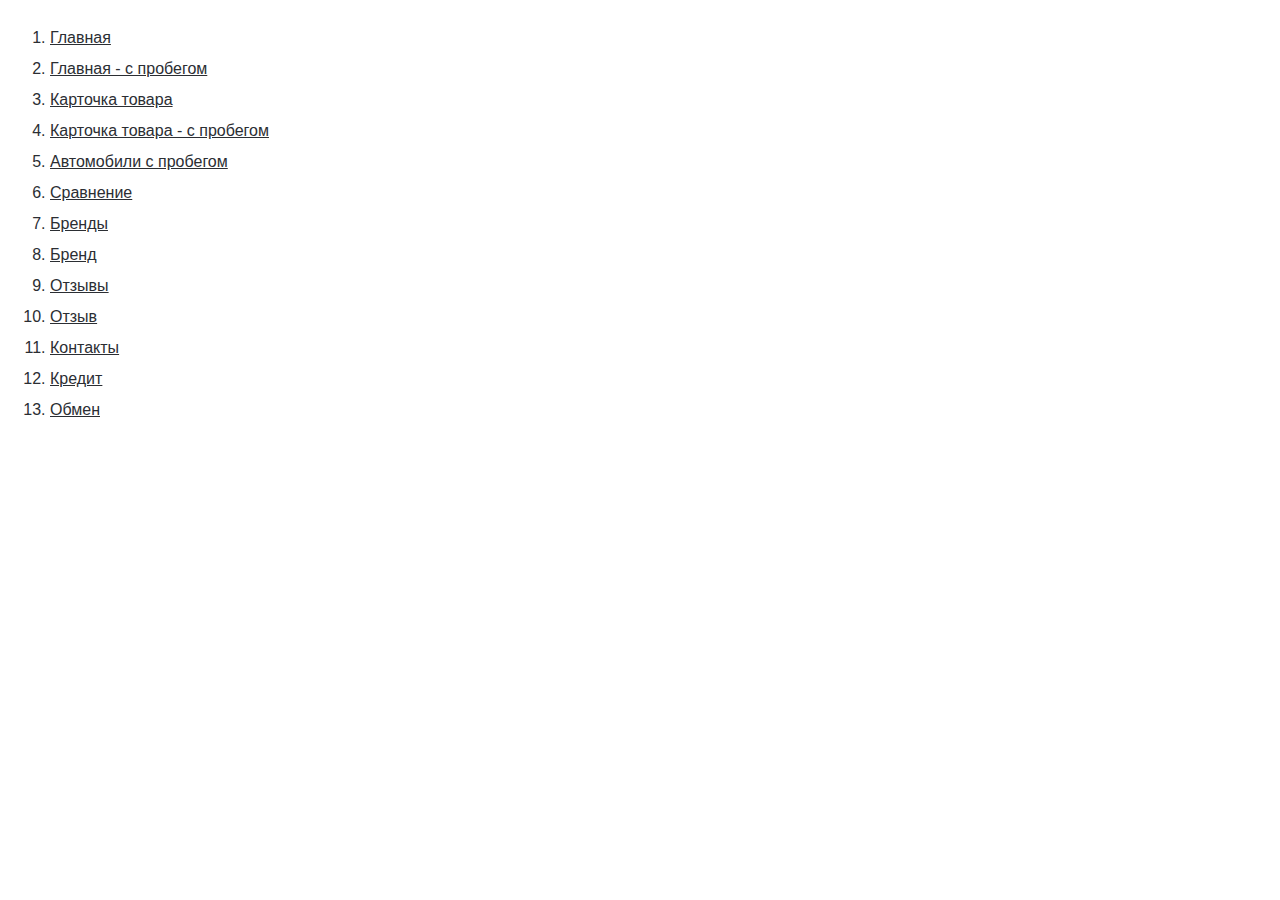
<file: index.html>
<!DOCTYPE html>
<html>

<head>
	<meta charset="UTF-8">
	<meta name="viewport" content="width=device-width, initial-scale=1.0">
</head>

<body>
	<div class="rootpage">
		<ol class="rootpage__list">
			<li><a target="_blank" href="home.html">Главная</a></li>
			<li><a target="_blank" href="home-operated.html">Главная - с пробегом</a></li>
			<li><a target="_blank" href="product-card.html">Карточка товара</a></li>
			<li><a target="_blank" href="product-card-used-cars.html">Карточка товара - с пробегом</a></li>
			<li><a target="_blank" href="used-cars.html">Автомобили с пробегом</a></li>
			<li><a target="_blank" href="comparison.html">Cравнение</a></li>
			<li><a target="_blank" href="brands.html">Бренды</a></li>
			<li><a target="_blank" href="brand.html">Бренд</a></li>
			<li><a target="_blank" href="reviews.html">Отзывы</a></li>
			<li><a target="_blank" href="review.html">Отзыв</a></li>
			<li><a target="_blank" href="contacts.html">Контакты</a></li>
			<li><a target="_blank" href="credit.html">Кредит</a></li>
			<li><a target="_blank" href="trade-in.html">Обмен</a></li>
		</ol>
	</div>
</body>
<style>
	@charset "UTF-8";

	*,
	*::before,
	*::after {
		padding: 0px;
		margin: 0px;
		border: 0px;
		box-sizing: border-box;
	}

	html,
	body {
		height: 100%;
		margin: 0;
		padding: 0;
		min-width: 320px;
		width: 100%;
		color: #2b2e33;
		background-color: #fff;
	}

	body {
		font-family: "Inter", sans-serif;
		font-size: 100%;
		line-height: 1;
		font-size: 1rem;
	}

	a {
		text-decoration: underline;
		color: #2b2e33;
	}

	a:visited {
		text-decoration: underline;
		color: #2b2e33;
	}

	a:hover {
		text-decoration: none;
	}

	ul li {
		list-style: none;
	}

	img {
		vertical-align: top;
	}

	.wrapper {
		width: 100%;
		min-height: 100%;
		overflow: hidden;
	}

	.rootpage {
		padding: 30px;
		display: flex;
		flex-direction: column;
		align-items: flex-start;
	}

	@media (max-width: 767px) {
		.rootpage {
			padding: 30px 15px;
		}
	}

	.rootpage__list {
		margin: 0px 0px 2.25rem 1.25rem;
	}

	.rootpage__list li:not(:last-child) {
		margin: 0px 0px 15px 0px;
	}
</style>

</html>
</file>
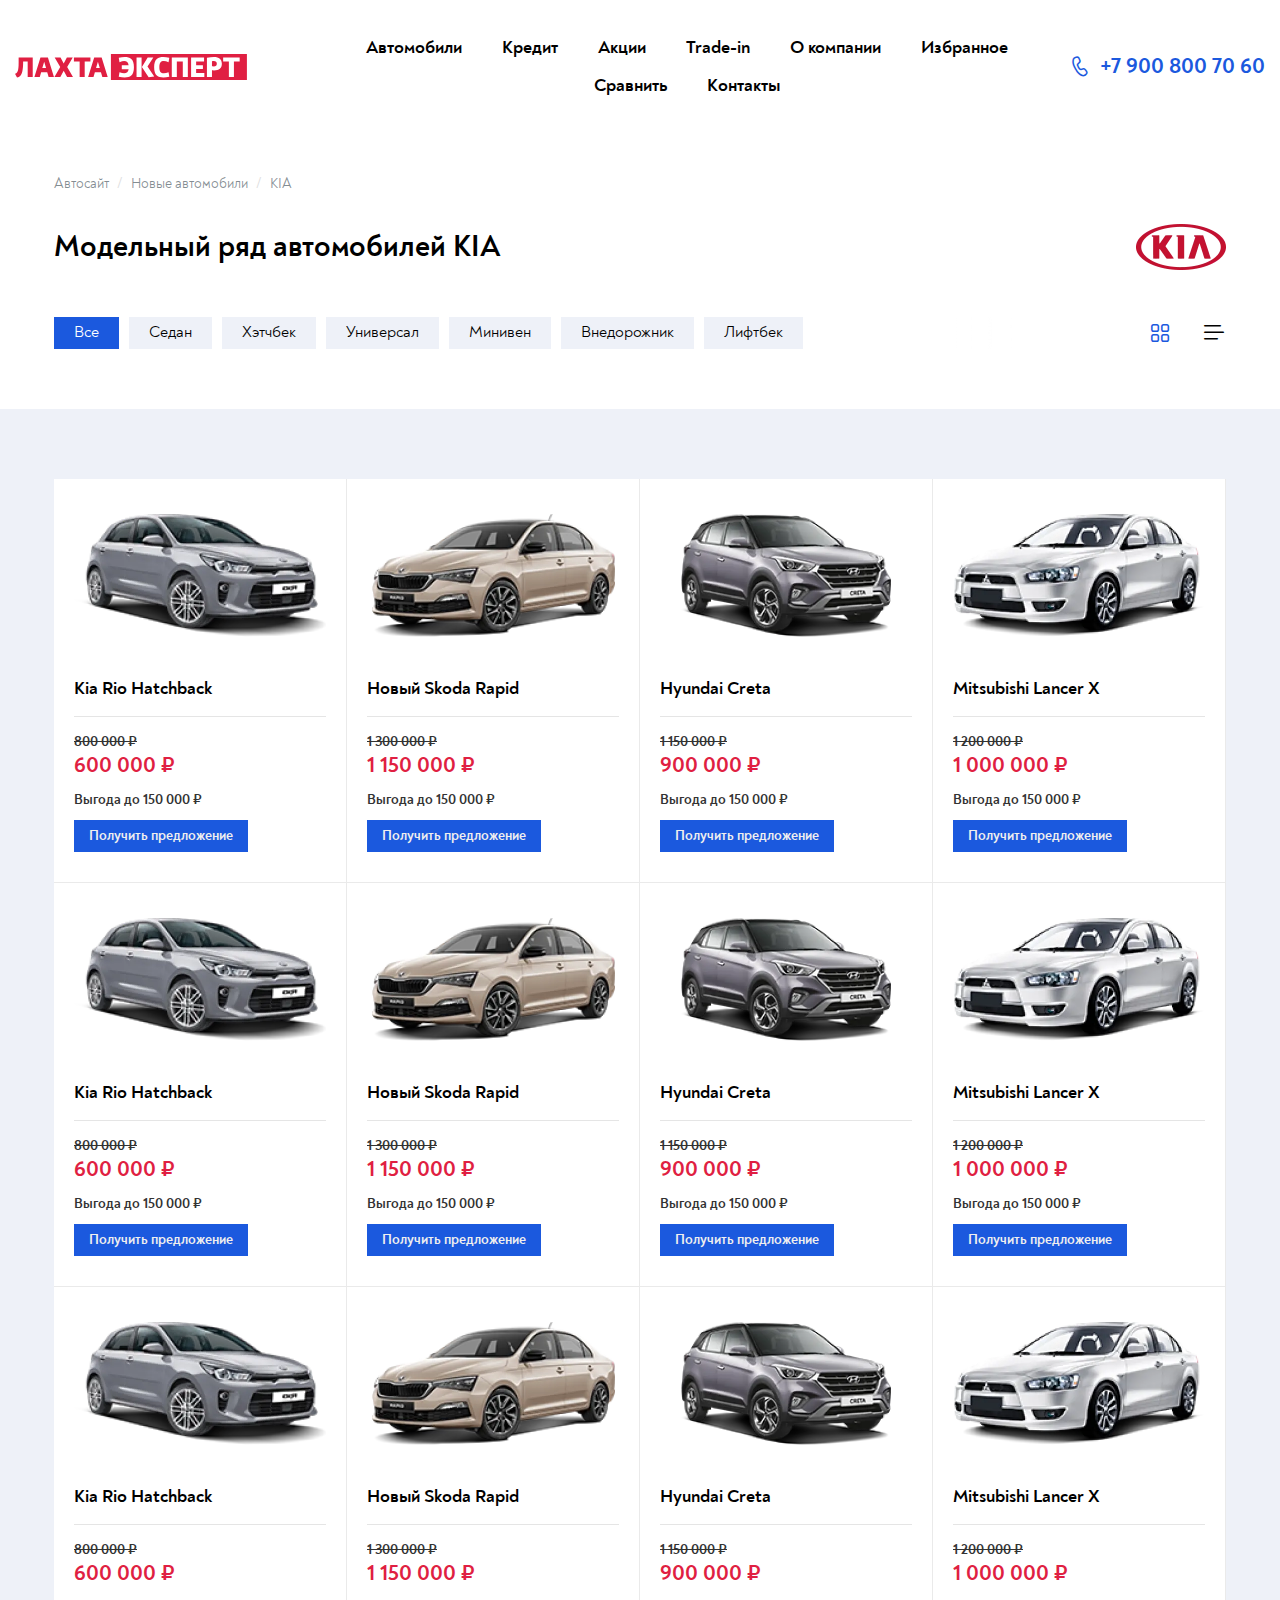
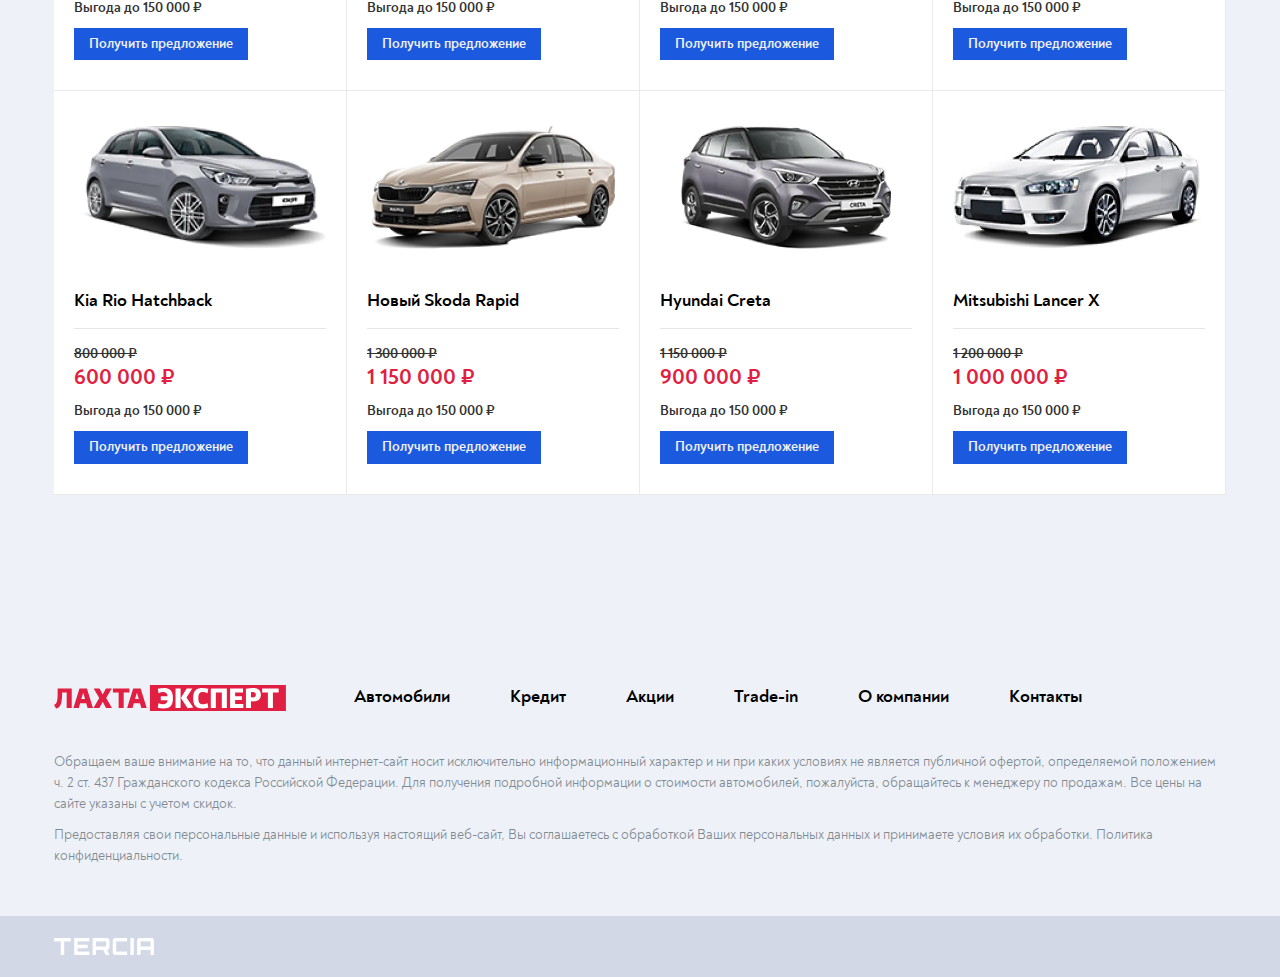
<file: brand.html>
<!DOCTYPE html>
<html lang="ru">

<head>
	<title>Бренд</title>
	<meta charset="UTF-8">
	<meta name="format-detection" content="telephone=no">
	<!-- <style>body{opacity: 0;}</style> -->
	<link rel="stylesheet" href="css/style.min.css?_v=20250131030934">
	<link rel="shortcut icon" href="favicon.ico">
	<!-- <meta name="robots" content="noindex, nofollow"> -->
	<meta name="viewport" content="width=device-width, initial-scale=1.0">
</head>

<body>
	<div class="wrapper">
		<header data-scroll class="header">
			<div class="header__container">
				<div class="header__content">
					<a href="#" class="header__logo">
						<img src="img/icons/logo.svg" alt="">
					</a>
					<div class="header__body">
						<div class="header__menu menu">
							<button type="button" class="menu__icon icon-menu"><span></span></button>
							<nav class="menu__body">
								<ul>
									<li class="menu__item">
										<a href="#" class="menu__link">
											Автомобили
											<span class="_icon-arrow"></span>
										</a>
										<div class="menu__sublink sublink-menu">
											<div class="sublink-menu__top">
												<div class="sublink-menu__container">
													<div class="sublink-menu__buttons">
														<div class="sublink-menu__back _icon-arrow">Назад</div>
														<div class="sublink-menu__close _icon-close"></div>
													</div>
												</div>
											</div>
											<div class="sublink-menu__contents">
												<div data-tabs class="sublink-menu__tabs">
													<div class="sublink-menu__close _icon-close"></div>
													<nav data-tabs-titles class="sublink-menu__navigation toggle-navigation">
														<button type="button" class="toggle-navigation__title _tab-active">Новые
															автомобили</button>
														<button type="button" class="toggle-navigation__toggle">
															<span class="toggle-navigation__button">
															</span>
														</button>
														<button type="button" class="toggle-navigation__title">Автомобили с
															пробегом</button>
													</nav>
													<div data-tabs-body class="sublink-menu__content">
														<div class="sublink-menu__body">
															<div class="sublink-menu__container">
																<div class="sublink-menu__brands">
																	<div class="brands__body">
																		<div class="brands__column">
																			<a href="#" class="brands__item">
																				<div class="brands__image">
																					<picture><source srcset="img/brands/chevrolet.webp" type="image/webp"><img loading="lazy" src="img/brands/chevrolet.png" alt=""></picture>
																				</div>
																				<div class="brands__titles">
																					<div class="brands__title">Chevrolet
																					</div>
																					<div class="brands__subtitle">15 авто
																					</div>
																				</div>
																			</a>
																		</div>
																		<div class="brands__column">
																			<a href="#" class="brands__item">
																				<div class="brands__image">
																					<picture><source srcset="img/brands/hyundai.webp" type="image/webp"><img loading="lazy" src="img/brands/hyundai.png" alt=""></picture>
																				</div>
																				<div class="brands__titles">
																					<div class="brands__title">Hyundai</div>
																					<div class="brands__subtitle">15 авто
																					</div>
																				</div>
																			</a>
																		</div>
																		<div class="brands__column">
																			<a href="#" class="brands__item">
																				<div class="brands__image">
																					<picture><source srcset="img/brands/volkswagen.webp" type="image/webp"><img loading="lazy" src="img/brands/volkswagen.png" alt=""></picture>
																				</div>
																				<div class="brands__titles">
																					<div class="brands__title">Volkswagen
																					</div>
																					<div class="brands__subtitle">15 авто
																					</div>
																				</div>
																			</a>
																		</div>
																		<div class="brands__column">
																			<a href="#" class="brands__item">
																				<div class="brands__image">
																					<picture><source srcset="img/brands/FAW.webp" type="image/webp"><img loading="lazy" src="img/brands/FAW.png" alt=""></picture>
																				</div>
																				<div class="brands__titles">
																					<div class="brands__title">FAW</div>
																					<div class="brands__subtitle">15 авто
																					</div>
																				</div>
																			</a>
																		</div>
																		<div class="brands__column">
																			<a href="#" class="brands__item">
																				<div class="brands__image">
																					<picture><source srcset="img/brands/nissan.webp" type="image/webp"><img loading="lazy" src="img/brands/nissan.png" alt=""></picture>
																				</div>
																				<div class="brands__titles">
																					<div class="brands__title">Nissan</div>
																					<div class="brands__subtitle">15 авто
																					</div>
																				</div>
																			</a>
																		</div>
																		<div class="brands__column">
																			<a href="#" class="brands__item">
																				<div class="brands__image">
																					<picture><source srcset="img/brands/kia.webp" type="image/webp"><img loading="lazy" src="img/brands/kia.png" alt=""></picture>
																				</div>
																				<div class="brands__titles">
																					<div class="brands__title">Kia</div>
																					<div class="brands__subtitle">15 авто
																					</div>
																				</div>
																			</a>
																		</div>
																		<div class="brands__column">
																			<a href="#" class="brands__item">
																				<div class="brands__image">
																					<picture><source srcset="img/brands/lada.webp" type="image/webp"><img loading="lazy" src="img/brands/lada.png" alt=""></picture>
																				</div>
																				<div class="brands__titles">
																					<div class="brands__title">Lada</div>
																					<div class="brands__subtitle">15 авто
																					</div>
																				</div>
																			</a>
																		</div>
																		<div class="brands__column">
																			<a href="#" class="brands__item">
																				<div class="brands__image">
																					<picture><source srcset="img/brands/skoda.webp" type="image/webp"><img loading="lazy" src="img/brands/skoda.png" alt=""></picture>
																				</div>
																				<div class="brands__titles">
																					<div class="brands__title">Skoda</div>
																					<div class="brands__subtitle">15 авто
																					</div>
																				</div>
																			</a>
																		</div>
																		<div class="brands__column">
																			<a href="#" class="brands__item">
																				<div class="brands__image">
																					<picture><source srcset="img/brands/renault.webp" type="image/webp"><img loading="lazy" src="img/brands/renault.png" alt=""></picture>
																				</div>
																				<div class="brands__titles">
																					<div class="brands__title">Renault</div>
																					<div class="brands__subtitle">15 авто
																					</div>
																				</div>
																			</a>
																		</div>
																		<div class="brands__column">
																			<a href="#" class="brands__item">
																				<div class="brands__image">
																					<picture><source srcset="img/brands/chevrolet.webp" type="image/webp"><img loading="lazy" src="img/brands/chevrolet.png" alt=""></picture>
																				</div>
																				<div class="brands__titles">
																					<div class="brands__title">Chevrolet
																					</div>
																					<div class="brands__subtitle">15 авто
																					</div>
																				</div>
																			</a>
																		</div>
																		<div class="brands__column">
																			<a href="#" class="brands__item">
																				<div class="brands__image">
																					<picture><source srcset="img/brands/hyundai.webp" type="image/webp"><img loading="lazy" src="img/brands/hyundai.png" alt=""></picture>
																				</div>
																				<div class="brands__titles">
																					<div class="brands__title">Hyundai</div>
																					<div class="brands__subtitle">15 авто
																					</div>
																				</div>
																			</a>
																		</div>
																		<div class="brands__column">
																			<a href="#" class="brands__item">
																				<div class="brands__image">
																					<picture><source srcset="img/brands/volkswagen.webp" type="image/webp"><img loading="lazy" src="img/brands/volkswagen.png" alt=""></picture>
																				</div>
																				<div class="brands__titles">
																					<div class="brands__title">Volkswagen
																					</div>
																					<div class="brands__subtitle">15 авто
																					</div>
																				</div>
																			</a>
																		</div>
																		<div class="brands__column">
																			<a href="#" class="brands__item">
																				<div class="brands__image">
																					<picture><source srcset="img/brands/FAW.webp" type="image/webp"><img loading="lazy" src="img/brands/FAW.png" alt=""></picture>
																				</div>
																				<div class="brands__titles">
																					<div class="brands__title">FAW</div>
																					<div class="brands__subtitle">15 авто
																					</div>
																				</div>
																			</a>
																		</div>
																		<div class="brands__column">
																			<a href="#" class="brands__item">
																				<div class="brands__image">
																					<picture><source srcset="img/brands/nissan.webp" type="image/webp"><img loading="lazy" src="img/brands/nissan.png" alt=""></picture>
																				</div>
																				<div class="brands__titles">
																					<div class="brands__title">Nissan</div>
																					<div class="brands__subtitle">15 авто
																					</div>
																				</div>
																			</a>
																		</div>
																	</div>
																</div>
															</div>
														</div>
														<div class="sublink-menu__body toggle-content"></div>
														<div class="sublink-menu__body">
															<div class="sublink-menu__container">
																<div class="sublink-menu__brands">
																	<div class="brands__body">
																		<div class="brands__column">
																			<a href="#" class="brands__item">
																				<div class="brands__image">
																					<picture><source srcset="img/brands/chevrolet.webp" type="image/webp"><img loading="lazy" src="img/brands/chevrolet.png" alt=""></picture>
																				</div>
																				<div class="brands__titles">
																					<div class="brands__title">Chevrolet
																					</div>
																					<div class="brands__subtitle">15 авто
																					</div>
																				</div>
																			</a>
																		</div>
																		<div class="brands__column">
																			<a href="#" class="brands__item">
																				<div class="brands__image">
																					<picture><source srcset="img/brands/hyundai.webp" type="image/webp"><img loading="lazy" src="img/brands/hyundai.png" alt=""></picture>
																				</div>
																				<div class="brands__titles">
																					<div class="brands__title">Hyundai</div>
																					<div class="brands__subtitle">15 авто
																					</div>
																				</div>
																			</a>
																		</div>
																		<div class="brands__column">
																			<a href="#" class="brands__item">
																				<div class="brands__image">
																					<picture><source srcset="img/brands/volkswagen.webp" type="image/webp"><img loading="lazy" src="img/brands/volkswagen.png" alt=""></picture>
																				</div>
																				<div class="brands__titles">
																					<div class="brands__title">Volkswagen
																					</div>
																					<div class="brands__subtitle">15 авто
																					</div>
																				</div>
																			</a>
																		</div>
																		<div class="brands__column">
																			<a href="#" class="brands__item">
																				<div class="brands__image">
																					<picture><source srcset="img/brands/FAW.webp" type="image/webp"><img loading="lazy" src="img/brands/FAW.png" alt=""></picture>
																				</div>
																				<div class="brands__titles">
																					<div class="brands__title">FAW</div>
																					<div class="brands__subtitle">15 авто
																					</div>
																				</div>
																			</a>
																		</div>
																		<div class="brands__column">
																			<a href="#" class="brands__item">
																				<div class="brands__image">
																					<picture><source srcset="img/brands/nissan.webp" type="image/webp"><img loading="lazy" src="img/brands/nissan.png" alt=""></picture>
																				</div>
																				<div class="brands__titles">
																					<div class="brands__title">Nissan</div>
																					<div class="brands__subtitle">15 авто
																					</div>
																				</div>
																			</a>
																		</div>
																		<div class="brands__column">
																			<a href="#" class="brands__item">
																				<div class="brands__image">
																					<picture><source srcset="img/brands/kia.webp" type="image/webp"><img loading="lazy" src="img/brands/kia.png" alt=""></picture>
																				</div>
																				<div class="brands__titles">
																					<div class="brands__title">Kia</div>
																					<div class="brands__subtitle">15 авто
																					</div>
																				</div>
																			</a>
																		</div>
																		<div class="brands__column">
																			<a href="#" class="brands__item">
																				<div class="brands__image">
																					<picture><source srcset="img/brands/lada.webp" type="image/webp"><img loading="lazy" src="img/brands/lada.png" alt=""></picture>
																				</div>
																				<div class="brands__titles">
																					<div class="brands__title">Lada</div>
																					<div class="brands__subtitle">15 авто
																					</div>
																				</div>
																			</a>
																		</div>
																		<div class="brands__column">
																			<a href="#" class="brands__item">
																				<div class="brands__image">
																					<picture><source srcset="img/brands/skoda.webp" type="image/webp"><img loading="lazy" src="img/brands/skoda.png" alt=""></picture>
																				</div>
																				<div class="brands__titles">
																					<div class="brands__title">Skoda</div>
																					<div class="brands__subtitle">15 авто
																					</div>
																				</div>
																			</a>
																		</div>
																		<div class="brands__column">
																			<a href="#" class="brands__item">
																				<div class="brands__image">
																					<picture><source srcset="img/brands/renault.webp" type="image/webp"><img loading="lazy" src="img/brands/renault.png" alt=""></picture>
																				</div>
																				<div class="brands__titles">
																					<div class="brands__title">Renault</div>
																					<div class="brands__subtitle">15 авто
																					</div>
																				</div>
																			</a>
																		</div>
																		<div class="brands__column">
																			<a href="#" class="brands__item">
																				<div class="brands__image">
																					<picture><source srcset="img/brands/chevrolet.webp" type="image/webp"><img loading="lazy" src="img/brands/chevrolet.png" alt=""></picture>
																				</div>
																				<div class="brands__titles">
																					<div class="brands__title">Chevrolet
																					</div>
																					<div class="brands__subtitle">15 авто
																					</div>
																				</div>
																			</a>
																		</div>
																		<div class="brands__column">
																			<a href="#" class="brands__item">
																				<div class="brands__image">
																					<picture><source srcset="img/brands/hyundai.webp" type="image/webp"><img loading="lazy" src="img/brands/hyundai.png" alt=""></picture>
																				</div>
																				<div class="brands__titles">
																					<div class="brands__title">Hyundai</div>
																					<div class="brands__subtitle">15 авто
																					</div>
																				</div>
																			</a>
																		</div>
																		<div class="brands__column">
																			<a href="#" class="brands__item">
																				<div class="brands__image">
																					<picture><source srcset="img/brands/volkswagen.webp" type="image/webp"><img loading="lazy" src="img/brands/volkswagen.png" alt=""></picture>
																				</div>
																				<div class="brands__titles">
																					<div class="brands__title">Volkswagen
																					</div>
																					<div class="brands__subtitle">15 авто
																					</div>
																				</div>
																			</a>
																		</div>
																		<div class="brands__column">
																			<a href="#" class="brands__item">
																				<div class="brands__image">
																					<picture><source srcset="img/brands/FAW.webp" type="image/webp"><img loading="lazy" src="img/brands/FAW.png" alt=""></picture>
																				</div>
																				<div class="brands__titles">
																					<div class="brands__title">FAW</div>
																					<div class="brands__subtitle">15 авто
																					</div>
																				</div>
																			</a>
																		</div>
																		<div class="brands__column">
																			<a href="#" class="brands__item">
																				<div class="brands__image">
																					<picture><source srcset="img/brands/nissan.webp" type="image/webp"><img loading="lazy" src="img/brands/nissan.png" alt=""></picture>
																				</div>
																				<div class="brands__titles">
																					<div class="brands__title">Nissan</div>
																					<div class="brands__subtitle">15 авто
																					</div>
																				</div>
																			</a>
																		</div>
																		<div class="brands__column">
																			<a href="#" class="brands__item">
																				<div class="brands__image">
																					<picture><source srcset="img/brands/kia.webp" type="image/webp"><img loading="lazy" src="img/brands/kia.png" alt=""></picture>
																				</div>
																				<div class="brands__titles">
																					<div class="brands__title">Kia</div>
																					<div class="brands__subtitle">15 авто
																					</div>
																				</div>
																			</a>
																		</div>
																		<div class="brands__column">
																			<a href="#" class="brands__item">
																				<div class="brands__image">
																					<picture><source srcset="img/brands/volkswagen.webp" type="image/webp"><img loading="lazy" src="img/brands/volkswagen.png" alt=""></picture>
																				</div>
																				<div class="brands__titles">
																					<div class="brands__title">Volkswagen
																					</div>
																					<div class="brands__subtitle">15 авто
																					</div>
																				</div>
																			</a>
																		</div>
																		<div class="brands__column">
																			<a href="#" class="brands__item">
																				<div class="brands__image">
																					<picture><source srcset="img/brands/FAW.webp" type="image/webp"><img loading="lazy" src="img/brands/FAW.png" alt=""></picture>
																				</div>
																				<div class="brands__titles">
																					<div class="brands__title">FAW</div>
																					<div class="brands__subtitle">15 авто
																					</div>
																				</div>
																			</a>
																		</div>
																		<div class="brands__column">
																			<a href="#" class="brands__item">
																				<div class="brands__image">
																					<picture><source srcset="img/brands/skoda.webp" type="image/webp"><img loading="lazy" src="img/brands/skoda.png" alt=""></picture>
																				</div>
																				<div class="brands__titles">
																					<div class="brands__title">Skoda</div>
																					<div class="brands__subtitle">15 авто
																					</div>
																				</div>
																			</a>
																		</div>
																	</div>
																</div>
															</div>
														</div>
													</div>
												</div>
											</div>
										</div>
									</li>
									<li class="menu__item">
										<a href="#" class="menu__link">Кредит</a>
									</li>
									<li class="menu__item">
										<a href="#" class="menu__link">Акции</a>
									</li>
									<li class="menu__item">
										<a href="#" class="menu__link">Trade-in</a>
									</li>
									<li class="menu__item">
										<a href="#" class="menu__link">О компании</a>
									</li>
									<li class="menu__item">
										<a href="#" class="menu__link">Избранное</a>
									</li>
									<li class="menu__item">
										<a href="#" class="menu__link">Сравнить</a>
									</li>
									<li class="menu__item">
										<a href="#" class="menu__link">Контакты</a>
									</li>
								</ul>
							</nav>
						</div>
						<div class="header__contacts">
							<a href="tel:79008007060" class="_icon-phone"><span>+7 900 800 70 60</span></a>
						</div>
					</div>
				</div>
			</div>
		</header>
		<main class="page">
			<div class="page__main-brand main-brand filters">
				<div class="main-brand__top">
					<div class="main-brand__container">
						<div class="main-brand__breadcrambs breadcrambs">
							<div class="breadcrambs__content">
								<ul>
									<li>
										<a href="#">
											Автосайт
											<span>/</span>
										</a>
									</li>
									<li>
										<a href="#">
											Новые автомобили
											<span>/</span>
										</a>
									</li>
									<li><span>KIA</span></li>
								</ul>
							</div>
						</div>
						<div class="main-brand__titles">
							<h1>
								Модельный ряд автомобилей KIA
							</h1>
							<picture><source srcset="img/brands/kia.webp" type="image/webp"><img src="img/brands/kia.png" alt=""></picture>
						</div>
						<div class="main-brand__navigations">
							<nav class="main-brand__navigation navigation-filter">
								<div class="navigation-filter__titles scroll">
									<button data-filter="all" type="button" class="navigation-filter__title _active"><span>Все</span></button>
									<button data-filter="sedan" type="button" class="navigation-filter__title"><span>Седан</span></button>
									<button data-filter="hatchback" type="button" class="navigation-filter__title"><span>Хэтчбек</span></button>
									<button data-filter="universal" type="button" class="navigation-filter__title"><span>Универсал</span></button>
									<button data-filter="minivan" type="button" class="navigation-filter__title"><span>Минивен</span></button>
									<button data-filter="suv" type="button" class="navigation-filter__title"><span>Внедорожник</span></button>
									<button data-filter="liftback" type="button" class="navigation-filter__title"><span>Лифтбек</span></button>
								</div>
							</nav>
							<div class="main-brand__tab-navigation">
								<div class="main-brand__tab-title _icon-grid _filter-tab-active"></div>
								<div class="main-brand__tab-title _icon-list"></div>
							</div>
						</div>
					</div>
				</div>
				<div class="main-brand__bottom">
					<div class="main-brand__container">
						<div class="main-brand__cars filter-content">
							<div class="cars__column filter-column filter__column_sedan">
								<div class="cars__item">
									<div class="cars__image">
										<picture><source srcset="img/cars/car-1.webp" type="image/webp"><img loading="lazy" src="img/cars/car-1.png" alt=""></picture>
									</div>
									<div class="cars__desc">
										<div class="cars__top-desc">
											<a href="#" class="cars__title title">
												Kia Rio Hatchback
											</a>
											<div class="cars__prices prices">
												<s class="prices__old-price">800 000 ₽</s>
												<div class="prices__price">600 000 ₽</div>
											</div>
										</div>
										<div class="cars__bottom-desc">
											<div class="cars__benefit">Выгода до 150 000 ₽</div>
											<a href="#" class="cars__button button-blue"><span>Получить
													предложение</span></a>
										</div>
									</div>
								</div>
							</div>
							<div class="cars__column filter-column filter__column_hatchback">
								<div class="cars__item">
									<div class="cars__image">
										<picture><source srcset="img/cars/car-2.webp" type="image/webp"><img loading="lazy" src="img/cars/car-2.png" alt=""></picture>
									</div>
									<div class="cars__desc">
										<div class="cars__top-desc">
											<a href="#" class="cars__title title">
												Новый Skoda Rapid
											</a>
											<div class="cars__prices prices">
												<s class="prices__old-price">1 300 000 ₽</s>
												<div class="prices__price">1 150 000 ₽</div>
											</div>
										</div>
										<div class="cars__bottom-desc">
											<div class="cars__benefit">Выгода до 150 000 ₽</div>
											<a href="#" class="cars__button button-blue"><span>Получить
													предложение</span></a>
										</div>
									</div>
								</div>
							</div>
							<div class="cars__column filter-column filter__column_universal">
								<div class="cars__item">
									<div class="cars__image">
										<picture><source srcset="img/cars/car-3.webp" type="image/webp"><img loading="lazy" src="img/cars/car-3.png" alt=""></picture>
									</div>
									<div class="cars__desc">
										<div class="cars__top-desc">
											<a href="#" class="cars__title title">
												Hyundai Creta
											</a>
											<div class="cars__prices prices">
												<s class="prices__old-price">1 150 000 ₽</s>
												<div class="prices__price">900 000 ₽</div>
											</div>
										</div>
										<div class="cars__bottom-desc">
											<div class="cars__benefit">Выгода до 150 000 ₽</div>
											<a href="#" class="cars__button button-blue"><span>Получить
													предложение</span></a>
										</div>
									</div>
								</div>
							</div>
							<div class="cars__column filter-column filter__column_minivan">
								<div class="cars__item">
									<div class="cars__image">
										<picture><source srcset="img/cars/car-4.webp" type="image/webp"><img loading="lazy" src="img/cars/car-4.png" alt=""></picture>
									</div>
									<div class="cars__desc">
										<div class="cars__top-desc">
											<a href="#" class="cars__title title">
												Mitsubishi Lancer X
											</a>
											<div class="cars__prices prices">
												<s class="prices__old-price">1 200 000 ₽</s>
												<div class="prices__price">1 000 000 ₽</div>
											</div>
										</div>
										<div class="cars__bottom-desc">
											<div class="cars__benefit">Выгода до 150 000 ₽</div>
											<a href="#" class="cars__button button-blue"><span>Получить
													предложение</span></a>
										</div>
									</div>
								</div>
							</div>
							<div class="cars__column filter-column filter__column_suv">
								<div class="cars__item">
									<div class="cars__image">
										<picture><source srcset="img/cars/car-1.webp" type="image/webp"><img loading="lazy" src="img/cars/car-1.png" alt=""></picture>
									</div>
									<div class="cars__desc">
										<div class="cars__top-desc">
											<a href="#" class="cars__title title">
												Kia Rio Hatchback
											</a>
											<div class="cars__prices prices">
												<s class="prices__old-price">800 000 ₽</s>
												<div class="prices__price">600 000 ₽</div>
											</div>
										</div>
										<div class="cars__bottom-desc">
											<div class="cars__benefit">Выгода до 150 000 ₽</div>
											<a href="#" class="cars__button button-blue"><span>Получить
													предложение</span></a>
										</div>
									</div>
								</div>
							</div>
							<div class="cars__column filter-column filter__column_liftback">
								<div class="cars__item">
									<div class="cars__image">
										<picture><source srcset="img/cars/car-2.webp" type="image/webp"><img loading="lazy" src="img/cars/car-2.png" alt=""></picture>
									</div>
									<div class="cars__desc">
										<div class="cars__top-desc">
											<a href="#" class="cars__title title">
												Новый Skoda Rapid
											</a>
											<div class="cars__prices prices">
												<s class="prices__old-price">1 300 000 ₽</s>
												<div class="prices__price">1 150 000 ₽</div>
											</div>
										</div>
										<div class="cars__bottom-desc">
											<div class="cars__benefit">Выгода до 150 000 ₽</div>
											<a href="#" class="cars__button button-blue"><span>Получить
													предложение</span></a>
										</div>
									</div>
								</div>
							</div>
							<div class="cars__column filter-column filter__column_sedan">
								<div class="cars__item">
									<div class="cars__image">
										<picture><source srcset="img/cars/car-3.webp" type="image/webp"><img loading="lazy" src="img/cars/car-3.png" alt=""></picture>
									</div>
									<div class="cars__desc">
										<div class="cars__top-desc">
											<a href="#" class="cars__title title">
												Hyundai Creta
											</a>
											<div class="cars__prices prices">
												<s class="prices__old-price">1 150 000 ₽</s>
												<div class="prices__price">900 000 ₽</div>
											</div>
										</div>
										<div class="cars__bottom-desc">
											<div class="cars__benefit">Выгода до 150 000 ₽</div>
											<a href="#" class="cars__button button-blue"><span>Получить
													предложение</span></a>
										</div>
									</div>
								</div>
							</div>
							<div class="cars__column filter-column filter__column_hatchback">
								<div class="cars__item">
									<div class="cars__image">
										<picture><source srcset="img/cars/car-4.webp" type="image/webp"><img loading="lazy" src="img/cars/car-4.png" alt=""></picture>
									</div>
									<div class="cars__desc">
										<div class="cars__top-desc">
											<a href="#" class="cars__title title">
												Mitsubishi Lancer X
											</a>
											<div class="cars__prices prices">
												<s class="prices__old-price">1 200 000 ₽</s>
												<div class="prices__price">1 000 000 ₽</div>
											</div>
										</div>
										<div class="cars__bottom-desc">
											<div class="cars__benefit">Выгода до 150 000 ₽</div>
											<a href="#" class="cars__button button-blue"><span>Получить
													предложение</span></a>
										</div>
									</div>
								</div>
							</div>
							<div class="cars__column filter-column filter__column_sedan">
								<div class="cars__item">
									<div class="cars__image">
										<picture><source srcset="img/cars/car-1.webp" type="image/webp"><img loading="lazy" src="img/cars/car-1.png" alt=""></picture>
									</div>
									<div class="cars__desc">
										<div class="cars__top-desc">
											<a href="#" class="cars__title title">
												Kia Rio Hatchback
											</a>
											<div class="cars__prices prices">
												<s class="prices__old-price">800 000 ₽</s>
												<div class="prices__price">600 000 ₽</div>
											</div>
										</div>
										<div class="cars__bottom-desc">
											<div class="cars__benefit">Выгода до 150 000 ₽</div>
											<a href="#" class="cars__button button-blue"><span>Получить
													предложение</span></a>
										</div>
									</div>
								</div>
							</div>
							<div class="cars__column filter-column filter__column_hatchback">
								<div class="cars__item">
									<div class="cars__image">
										<picture><source srcset="img/cars/car-2.webp" type="image/webp"><img loading="lazy" src="img/cars/car-2.png" alt=""></picture>
									</div>
									<div class="cars__desc">
										<div class="cars__top-desc">
											<a href="#" class="cars__title title">
												Новый Skoda Rapid
											</a>
											<div class="cars__prices prices">
												<s class="prices__old-price">1 300 000 ₽</s>
												<div class="prices__price">1 150 000 ₽</div>
											</div>
										</div>
										<div class="cars__bottom-desc">
											<div class="cars__benefit">Выгода до 150 000 ₽</div>
											<a href="#" class="cars__button button-blue"><span>Получить
													предложение</span></a>
										</div>
									</div>
								</div>
							</div>
							<div class="cars__column filter-column filter__column_universal">
								<div class="cars__item">
									<div class="cars__image">
										<picture><source srcset="img/cars/car-3.webp" type="image/webp"><img loading="lazy" src="img/cars/car-3.png" alt=""></picture>
									</div>
									<div class="cars__desc">
										<div class="cars__top-desc">
											<a href="#" class="cars__title title">
												Hyundai Creta
											</a>
											<div class="cars__prices prices">
												<s class="prices__old-price">1 150 000 ₽</s>
												<div class="prices__price">900 000 ₽</div>
											</div>
										</div>
										<div class="cars__bottom-desc">
											<div class="cars__benefit">Выгода до 150 000 ₽</div>
											<a href="#" class="cars__button button-blue"><span>Получить
													предложение</span></a>
										</div>
									</div>
								</div>
							</div>
							<div class="cars__column filter-column filter__column_minivan">
								<div class="cars__item">
									<div class="cars__image">
										<picture><source srcset="img/cars/car-4.webp" type="image/webp"><img loading="lazy" src="img/cars/car-4.png" alt=""></picture>
									</div>
									<div class="cars__desc">
										<div class="cars__top-desc">
											<a href="#" class="cars__title title">
												Mitsubishi Lancer X
											</a>
											<div class="cars__prices prices">
												<s class="prices__old-price">1 200 000 ₽</s>
												<div class="prices__price">1 000 000 ₽</div>
											</div>
										</div>
										<div class="cars__bottom-desc">
											<div class="cars__benefit">Выгода до 150 000 ₽</div>
											<a href="#" class="cars__button button-blue"><span>Получить
													предложение</span></a>
										</div>
									</div>
								</div>
							</div>
							<div class="cars__column filter-column filter__column_suv">
								<div class="cars__item">
									<div class="cars__image">
										<picture><source srcset="img/cars/car-1.webp" type="image/webp"><img loading="lazy" src="img/cars/car-1.png" alt=""></picture>
									</div>
									<div class="cars__desc">
										<div class="cars__top-desc">
											<a href="#" class="cars__title title">
												Kia Rio Hatchback
											</a>
											<div class="cars__prices prices">
												<s class="prices__old-price">800 000 ₽</s>
												<div class="prices__price">600 000 ₽</div>
											</div>
										</div>
										<div class="cars__bottom-desc">
											<div class="cars__benefit">Выгода до 150 000 ₽</div>
											<a href="#" class="cars__button button-blue"><span>Получить
													предложение</span></a>
										</div>
									</div>
								</div>
							</div>
							<div class="cars__column filter-column filter__column_liftback">
								<div class="cars__item">
									<div class="cars__image">
										<picture><source srcset="img/cars/car-2.webp" type="image/webp"><img loading="lazy" src="img/cars/car-2.png" alt=""></picture>
									</div>
									<div class="cars__desc">
										<div class="cars__top-desc">
											<a href="#" class="cars__title title">
												Новый Skoda Rapid
											</a>
											<div class="cars__prices prices">
												<s class="prices__old-price">1 300 000 ₽</s>
												<div class="prices__price">1 150 000 ₽</div>
											</div>
										</div>
										<div class="cars__bottom-desc">
											<div class="cars__benefit">Выгода до 150 000 ₽</div>
											<a href="#" class="cars__button button-blue"><span>Получить
													предложение</span></a>
										</div>
									</div>
								</div>
							</div>
							<div class="cars__column filter-column filter__column_sedan">
								<div class="cars__item">
									<div class="cars__image">
										<picture><source srcset="img/cars/car-3.webp" type="image/webp"><img loading="lazy" src="img/cars/car-3.png" alt=""></picture>
									</div>
									<div class="cars__desc">
										<div class="cars__top-desc">
											<a href="#" class="cars__title title">
												Hyundai Creta
											</a>
											<div class="cars__prices prices">
												<s class="prices__old-price">1 150 000 ₽</s>
												<div class="prices__price">900 000 ₽</div>
											</div>
										</div>
										<div class="cars__bottom-desc">
											<div class="cars__benefit">Выгода до 150 000 ₽</div>
											<a href="#" class="cars__button button-blue"><span>Получить
													предложение</span></a>
										</div>
									</div>
								</div>
							</div>
							<div class="cars__column filter-column filter__column_hatchback">
								<div class="cars__item">
									<div class="cars__image">
										<picture><source srcset="img/cars/car-4.webp" type="image/webp"><img loading="lazy" src="img/cars/car-4.png" alt=""></picture>
									</div>
									<div class="cars__desc">
										<div class="cars__top-desc">
											<a href="#" class="cars__title title">
												Mitsubishi Lancer X
											</a>
											<div class="cars__prices prices">
												<s class="prices__old-price">1 200 000 ₽</s>
												<div class="prices__price">1 000 000 ₽</div>
											</div>
										</div>
										<div class="cars__bottom-desc">
											<div class="cars__benefit">Выгода до 150 000 ₽</div>
											<a href="#" class="cars__button button-blue"><span>Получить
													предложение</span></a>
										</div>
									</div>
								</div>
							</div>
						</div>
					</div>
				</div>
			</div>
		</main>
		<footer class="footer">
			<div class="footer__top">
				<div class="footer__container">
					<div class="footer__body">
						<a href="#" class="footer__logo">
							<img loading="lazy" src="img/icons/logo.svg" alt="">
						</a>
						<ul>
							<li>
								<a href="#">Автомобили</a>
							</li>
							<li>
								<a href="#">Кредит</a>
							</li>
							<li>
								<a href="#">Акции</a>
							</li>
							<li>
								<a href="#">Trade-in</a>
							</li>
							<li>
								<a href="#">О компании</a>
							</li>
							<li>
								<a href="#">Контакты</a>
							</li>
						</ul>
					</div>
					<div class="footer__text">
						<p>
							Обращаем ваше внимание на то, что данный интернет-сайт носит исключительно информационный характер и
							ни при каких условиях не является публичной офертой, определяемой положением ч. 2 ст. 437
							Гражданского кодекса Российской Федерации. Для получения подробной информации о стоимости
							автомобилей, пожалуйста, обращайтесь к менеджеру по продажам. Все цены на сайте указаны с учетом
							скидок.
						</p>
						<p>
							Предоставляя свои персональные данные и используя настоящий веб-сайт, Вы соглашаетесь с
							обработкой Ваших персональных данных и принимаете условия их обработки. Политика конфиденциальности.
						</p>
					</div>
				</div>
			</div>
			<div class="footer__bottom">
				<div class="footer__container">
					<img loading="lazy" src="img/icons/terciya-logo.svg" alt="">
				</div>
			</div>
		</footer>
	</div>
	<script src="js/app.min.js?_v=20250131030934"></script>
</body>

</html>
</file>
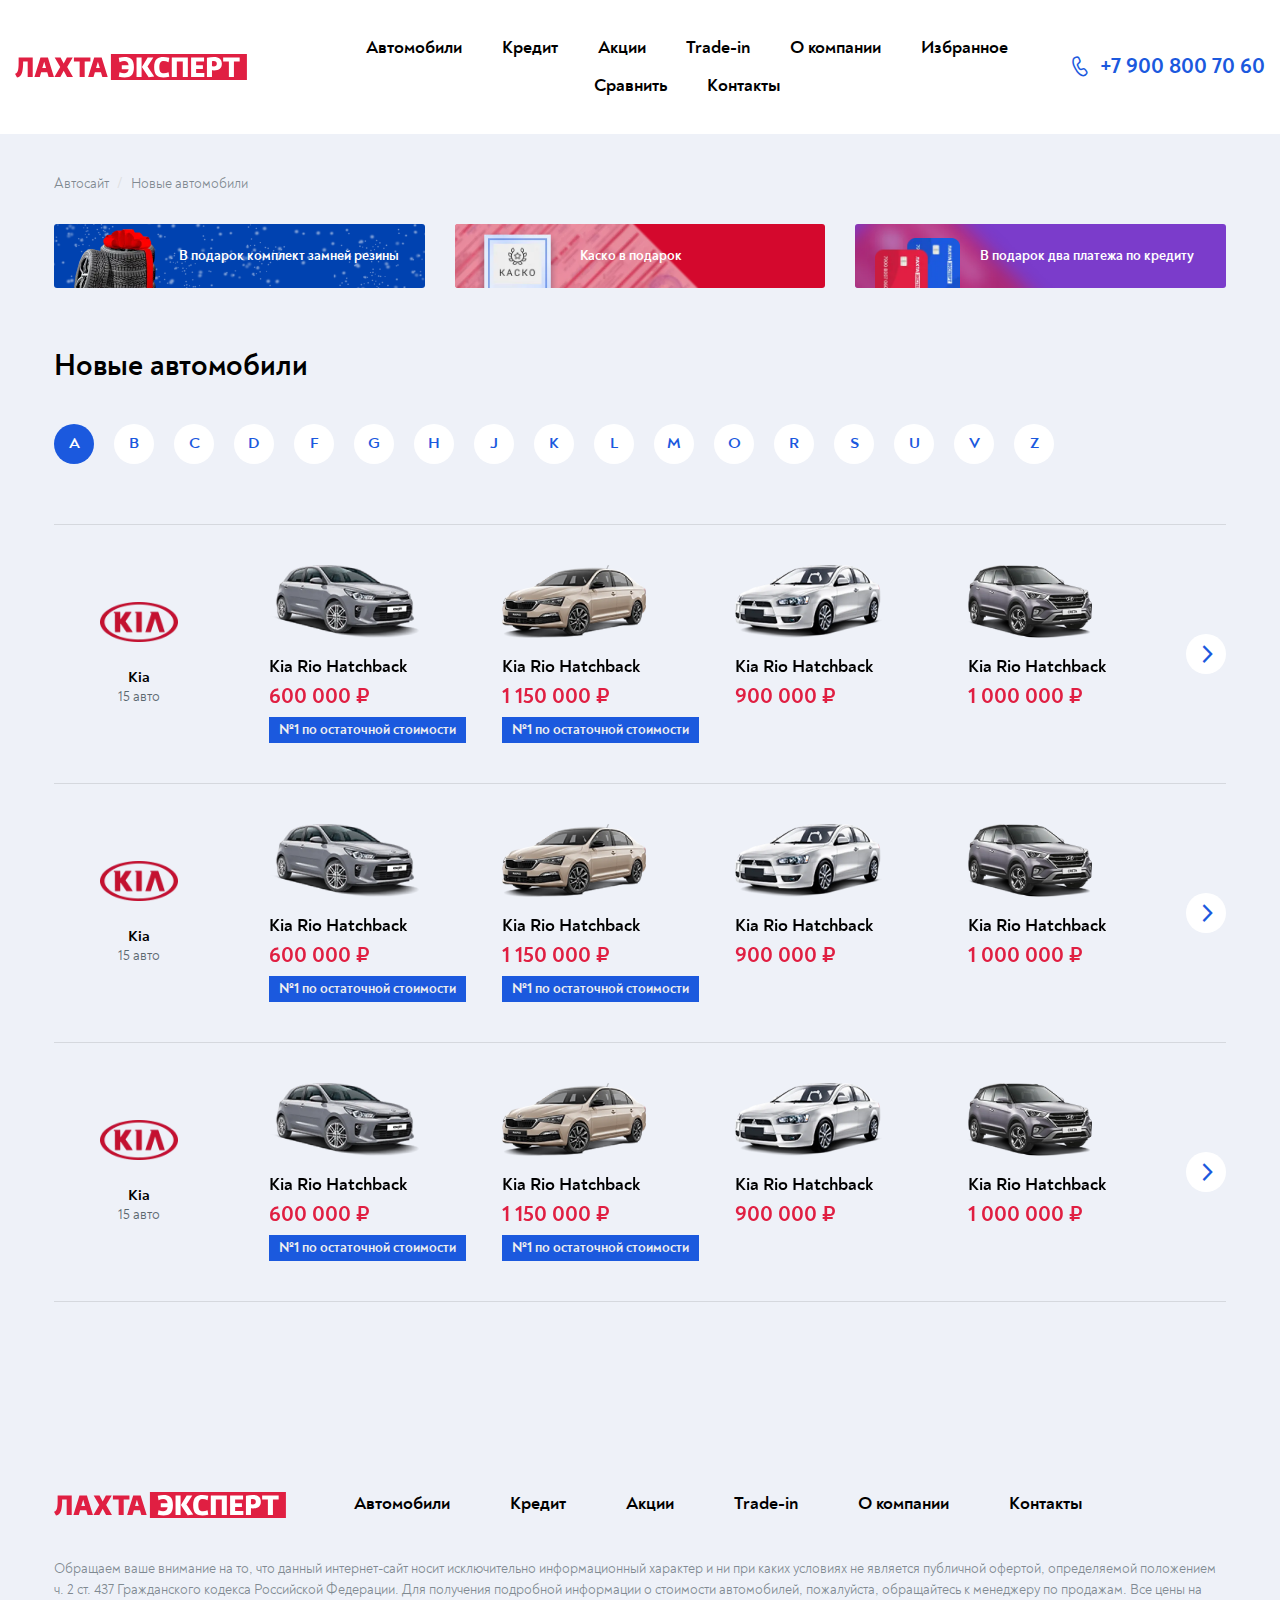
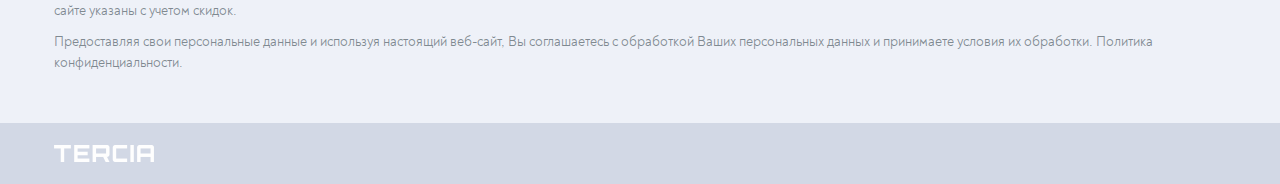
<file: brands.html>
<!DOCTYPE html>
<html lang="ru">

<head>
	<title>Бренды</title>
	<meta charset="UTF-8">
	<meta name="format-detection" content="telephone=no">
	<!-- <style>body{opacity: 0;}</style> -->
	<link rel="stylesheet" href="css/style.min.css?_v=20250131030934">
	<link rel="shortcut icon" href="favicon.ico">
	<!-- <meta name="robots" content="noindex, nofollow"> -->
	<meta name="viewport" content="width=device-width, initial-scale=1.0">
</head>

<body>
	<div class="wrapper">
		<header data-scroll class="header">
			<div class="header__container">
				<div class="header__content">
					<a href="#" class="header__logo">
						<img src="img/icons/logo.svg" alt="">
					</a>
					<div class="header__body">
						<div class="header__menu menu">
							<button type="button" class="menu__icon icon-menu"><span></span></button>
							<nav class="menu__body">
								<ul>
									<li class="menu__item">
										<a href="#" class="menu__link">
											Автомобили
											<span class="_icon-arrow"></span>
										</a>
										<div class="menu__sublink sublink-menu">
											<div class="sublink-menu__top">
												<div class="sublink-menu__container">
													<div class="sublink-menu__buttons">
														<div class="sublink-menu__back _icon-arrow">Назад</div>
														<div class="sublink-menu__close _icon-close"></div>
													</div>
												</div>
											</div>
											<div class="sublink-menu__contents">
												<div data-tabs class="sublink-menu__tabs">
													<div class="sublink-menu__close _icon-close"></div>
													<nav data-tabs-titles class="sublink-menu__navigation toggle-navigation">
														<button type="button" class="toggle-navigation__title _tab-active">Новые
															автомобили</button>
														<button type="button" class="toggle-navigation__toggle">
															<span class="toggle-navigation__button">
															</span>
														</button>
														<button type="button" class="toggle-navigation__title">Автомобили с
															пробегом</button>
													</nav>
													<div data-tabs-body class="sublink-menu__content">
														<div class="sublink-menu__body">
															<div class="sublink-menu__container">
																<div class="sublink-menu__brands">
																	<div class="brands__body">
																		<div class="brands__column">
																			<a href="#" class="brands__item">
																				<div class="brands__image">
																					<picture><source srcset="img/brands/chevrolet.webp" type="image/webp"><img loading="lazy" src="img/brands/chevrolet.png" alt=""></picture>
																				</div>
																				<div class="brands__titles">
																					<div class="brands__title">Chevrolet
																					</div>
																					<div class="brands__subtitle">15 авто
																					</div>
																				</div>
																			</a>
																		</div>
																		<div class="brands__column">
																			<a href="#" class="brands__item">
																				<div class="brands__image">
																					<picture><source srcset="img/brands/hyundai.webp" type="image/webp"><img loading="lazy" src="img/brands/hyundai.png" alt=""></picture>
																				</div>
																				<div class="brands__titles">
																					<div class="brands__title">Hyundai</div>
																					<div class="brands__subtitle">15 авто
																					</div>
																				</div>
																			</a>
																		</div>
																		<div class="brands__column">
																			<a href="#" class="brands__item">
																				<div class="brands__image">
																					<picture><source srcset="img/brands/volkswagen.webp" type="image/webp"><img loading="lazy" src="img/brands/volkswagen.png" alt=""></picture>
																				</div>
																				<div class="brands__titles">
																					<div class="brands__title">Volkswagen
																					</div>
																					<div class="brands__subtitle">15 авто
																					</div>
																				</div>
																			</a>
																		</div>
																		<div class="brands__column">
																			<a href="#" class="brands__item">
																				<div class="brands__image">
																					<picture><source srcset="img/brands/FAW.webp" type="image/webp"><img loading="lazy" src="img/brands/FAW.png" alt=""></picture>
																				</div>
																				<div class="brands__titles">
																					<div class="brands__title">FAW</div>
																					<div class="brands__subtitle">15 авто
																					</div>
																				</div>
																			</a>
																		</div>
																		<div class="brands__column">
																			<a href="#" class="brands__item">
																				<div class="brands__image">
																					<picture><source srcset="img/brands/nissan.webp" type="image/webp"><img loading="lazy" src="img/brands/nissan.png" alt=""></picture>
																				</div>
																				<div class="brands__titles">
																					<div class="brands__title">Nissan</div>
																					<div class="brands__subtitle">15 авто
																					</div>
																				</div>
																			</a>
																		</div>
																		<div class="brands__column">
																			<a href="#" class="brands__item">
																				<div class="brands__image">
																					<picture><source srcset="img/brands/kia.webp" type="image/webp"><img loading="lazy" src="img/brands/kia.png" alt=""></picture>
																				</div>
																				<div class="brands__titles">
																					<div class="brands__title">Kia</div>
																					<div class="brands__subtitle">15 авто
																					</div>
																				</div>
																			</a>
																		</div>
																		<div class="brands__column">
																			<a href="#" class="brands__item">
																				<div class="brands__image">
																					<picture><source srcset="img/brands/lada.webp" type="image/webp"><img loading="lazy" src="img/brands/lada.png" alt=""></picture>
																				</div>
																				<div class="brands__titles">
																					<div class="brands__title">Lada</div>
																					<div class="brands__subtitle">15 авто
																					</div>
																				</div>
																			</a>
																		</div>
																		<div class="brands__column">
																			<a href="#" class="brands__item">
																				<div class="brands__image">
																					<picture><source srcset="img/brands/skoda.webp" type="image/webp"><img loading="lazy" src="img/brands/skoda.png" alt=""></picture>
																				</div>
																				<div class="brands__titles">
																					<div class="brands__title">Skoda</div>
																					<div class="brands__subtitle">15 авто
																					</div>
																				</div>
																			</a>
																		</div>
																		<div class="brands__column">
																			<a href="#" class="brands__item">
																				<div class="brands__image">
																					<picture><source srcset="img/brands/renault.webp" type="image/webp"><img loading="lazy" src="img/brands/renault.png" alt=""></picture>
																				</div>
																				<div class="brands__titles">
																					<div class="brands__title">Renault</div>
																					<div class="brands__subtitle">15 авто
																					</div>
																				</div>
																			</a>
																		</div>
																		<div class="brands__column">
																			<a href="#" class="brands__item">
																				<div class="brands__image">
																					<picture><source srcset="img/brands/chevrolet.webp" type="image/webp"><img loading="lazy" src="img/brands/chevrolet.png" alt=""></picture>
																				</div>
																				<div class="brands__titles">
																					<div class="brands__title">Chevrolet
																					</div>
																					<div class="brands__subtitle">15 авто
																					</div>
																				</div>
																			</a>
																		</div>
																		<div class="brands__column">
																			<a href="#" class="brands__item">
																				<div class="brands__image">
																					<picture><source srcset="img/brands/hyundai.webp" type="image/webp"><img loading="lazy" src="img/brands/hyundai.png" alt=""></picture>
																				</div>
																				<div class="brands__titles">
																					<div class="brands__title">Hyundai</div>
																					<div class="brands__subtitle">15 авто
																					</div>
																				</div>
																			</a>
																		</div>
																		<div class="brands__column">
																			<a href="#" class="brands__item">
																				<div class="brands__image">
																					<picture><source srcset="img/brands/volkswagen.webp" type="image/webp"><img loading="lazy" src="img/brands/volkswagen.png" alt=""></picture>
																				</div>
																				<div class="brands__titles">
																					<div class="brands__title">Volkswagen
																					</div>
																					<div class="brands__subtitle">15 авто
																					</div>
																				</div>
																			</a>
																		</div>
																		<div class="brands__column">
																			<a href="#" class="brands__item">
																				<div class="brands__image">
																					<picture><source srcset="img/brands/FAW.webp" type="image/webp"><img loading="lazy" src="img/brands/FAW.png" alt=""></picture>
																				</div>
																				<div class="brands__titles">
																					<div class="brands__title">FAW</div>
																					<div class="brands__subtitle">15 авто
																					</div>
																				</div>
																			</a>
																		</div>
																		<div class="brands__column">
																			<a href="#" class="brands__item">
																				<div class="brands__image">
																					<picture><source srcset="img/brands/nissan.webp" type="image/webp"><img loading="lazy" src="img/brands/nissan.png" alt=""></picture>
																				</div>
																				<div class="brands__titles">
																					<div class="brands__title">Nissan</div>
																					<div class="brands__subtitle">15 авто
																					</div>
																				</div>
																			</a>
																		</div>
																	</div>
																</div>
															</div>
														</div>
														<div class="sublink-menu__body toggle-content"></div>
														<div class="sublink-menu__body">
															<div class="sublink-menu__container">
																<div class="sublink-menu__brands">
																	<div class="brands__body">
																		<div class="brands__column">
																			<a href="#" class="brands__item">
																				<div class="brands__image">
																					<picture><source srcset="img/brands/chevrolet.webp" type="image/webp"><img loading="lazy" src="img/brands/chevrolet.png" alt=""></picture>
																				</div>
																				<div class="brands__titles">
																					<div class="brands__title">Chevrolet
																					</div>
																					<div class="brands__subtitle">15 авто
																					</div>
																				</div>
																			</a>
																		</div>
																		<div class="brands__column">
																			<a href="#" class="brands__item">
																				<div class="brands__image">
																					<picture><source srcset="img/brands/hyundai.webp" type="image/webp"><img loading="lazy" src="img/brands/hyundai.png" alt=""></picture>
																				</div>
																				<div class="brands__titles">
																					<div class="brands__title">Hyundai</div>
																					<div class="brands__subtitle">15 авто
																					</div>
																				</div>
																			</a>
																		</div>
																		<div class="brands__column">
																			<a href="#" class="brands__item">
																				<div class="brands__image">
																					<picture><source srcset="img/brands/volkswagen.webp" type="image/webp"><img loading="lazy" src="img/brands/volkswagen.png" alt=""></picture>
																				</div>
																				<div class="brands__titles">
																					<div class="brands__title">Volkswagen
																					</div>
																					<div class="brands__subtitle">15 авто
																					</div>
																				</div>
																			</a>
																		</div>
																		<div class="brands__column">
																			<a href="#" class="brands__item">
																				<div class="brands__image">
																					<picture><source srcset="img/brands/FAW.webp" type="image/webp"><img loading="lazy" src="img/brands/FAW.png" alt=""></picture>
																				</div>
																				<div class="brands__titles">
																					<div class="brands__title">FAW</div>
																					<div class="brands__subtitle">15 авто
																					</div>
																				</div>
																			</a>
																		</div>
																		<div class="brands__column">
																			<a href="#" class="brands__item">
																				<div class="brands__image">
																					<picture><source srcset="img/brands/nissan.webp" type="image/webp"><img loading="lazy" src="img/brands/nissan.png" alt=""></picture>
																				</div>
																				<div class="brands__titles">
																					<div class="brands__title">Nissan</div>
																					<div class="brands__subtitle">15 авто
																					</div>
																				</div>
																			</a>
																		</div>
																		<div class="brands__column">
																			<a href="#" class="brands__item">
																				<div class="brands__image">
																					<picture><source srcset="img/brands/kia.webp" type="image/webp"><img loading="lazy" src="img/brands/kia.png" alt=""></picture>
																				</div>
																				<div class="brands__titles">
																					<div class="brands__title">Kia</div>
																					<div class="brands__subtitle">15 авто
																					</div>
																				</div>
																			</a>
																		</div>
																		<div class="brands__column">
																			<a href="#" class="brands__item">
																				<div class="brands__image">
																					<picture><source srcset="img/brands/lada.webp" type="image/webp"><img loading="lazy" src="img/brands/lada.png" alt=""></picture>
																				</div>
																				<div class="brands__titles">
																					<div class="brands__title">Lada</div>
																					<div class="brands__subtitle">15 авто
																					</div>
																				</div>
																			</a>
																		</div>
																		<div class="brands__column">
																			<a href="#" class="brands__item">
																				<div class="brands__image">
																					<picture><source srcset="img/brands/skoda.webp" type="image/webp"><img loading="lazy" src="img/brands/skoda.png" alt=""></picture>
																				</div>
																				<div class="brands__titles">
																					<div class="brands__title">Skoda</div>
																					<div class="brands__subtitle">15 авто
																					</div>
																				</div>
																			</a>
																		</div>
																		<div class="brands__column">
																			<a href="#" class="brands__item">
																				<div class="brands__image">
																					<picture><source srcset="img/brands/renault.webp" type="image/webp"><img loading="lazy" src="img/brands/renault.png" alt=""></picture>
																				</div>
																				<div class="brands__titles">
																					<div class="brands__title">Renault</div>
																					<div class="brands__subtitle">15 авто
																					</div>
																				</div>
																			</a>
																		</div>
																		<div class="brands__column">
																			<a href="#" class="brands__item">
																				<div class="brands__image">
																					<picture><source srcset="img/brands/chevrolet.webp" type="image/webp"><img loading="lazy" src="img/brands/chevrolet.png" alt=""></picture>
																				</div>
																				<div class="brands__titles">
																					<div class="brands__title">Chevrolet
																					</div>
																					<div class="brands__subtitle">15 авто
																					</div>
																				</div>
																			</a>
																		</div>
																		<div class="brands__column">
																			<a href="#" class="brands__item">
																				<div class="brands__image">
																					<picture><source srcset="img/brands/hyundai.webp" type="image/webp"><img loading="lazy" src="img/brands/hyundai.png" alt=""></picture>
																				</div>
																				<div class="brands__titles">
																					<div class="brands__title">Hyundai</div>
																					<div class="brands__subtitle">15 авто
																					</div>
																				</div>
																			</a>
																		</div>
																		<div class="brands__column">
																			<a href="#" class="brands__item">
																				<div class="brands__image">
																					<picture><source srcset="img/brands/volkswagen.webp" type="image/webp"><img loading="lazy" src="img/brands/volkswagen.png" alt=""></picture>
																				</div>
																				<div class="brands__titles">
																					<div class="brands__title">Volkswagen
																					</div>
																					<div class="brands__subtitle">15 авто
																					</div>
																				</div>
																			</a>
																		</div>
																		<div class="brands__column">
																			<a href="#" class="brands__item">
																				<div class="brands__image">
																					<picture><source srcset="img/brands/FAW.webp" type="image/webp"><img loading="lazy" src="img/brands/FAW.png" alt=""></picture>
																				</div>
																				<div class="brands__titles">
																					<div class="brands__title">FAW</div>
																					<div class="brands__subtitle">15 авто
																					</div>
																				</div>
																			</a>
																		</div>
																		<div class="brands__column">
																			<a href="#" class="brands__item">
																				<div class="brands__image">
																					<picture><source srcset="img/brands/nissan.webp" type="image/webp"><img loading="lazy" src="img/brands/nissan.png" alt=""></picture>
																				</div>
																				<div class="brands__titles">
																					<div class="brands__title">Nissan</div>
																					<div class="brands__subtitle">15 авто
																					</div>
																				</div>
																			</a>
																		</div>
																		<div class="brands__column">
																			<a href="#" class="brands__item">
																				<div class="brands__image">
																					<picture><source srcset="img/brands/kia.webp" type="image/webp"><img loading="lazy" src="img/brands/kia.png" alt=""></picture>
																				</div>
																				<div class="brands__titles">
																					<div class="brands__title">Kia</div>
																					<div class="brands__subtitle">15 авто
																					</div>
																				</div>
																			</a>
																		</div>
																		<div class="brands__column">
																			<a href="#" class="brands__item">
																				<div class="brands__image">
																					<picture><source srcset="img/brands/volkswagen.webp" type="image/webp"><img loading="lazy" src="img/brands/volkswagen.png" alt=""></picture>
																				</div>
																				<div class="brands__titles">
																					<div class="brands__title">Volkswagen
																					</div>
																					<div class="brands__subtitle">15 авто
																					</div>
																				</div>
																			</a>
																		</div>
																		<div class="brands__column">
																			<a href="#" class="brands__item">
																				<div class="brands__image">
																					<picture><source srcset="img/brands/FAW.webp" type="image/webp"><img loading="lazy" src="img/brands/FAW.png" alt=""></picture>
																				</div>
																				<div class="brands__titles">
																					<div class="brands__title">FAW</div>
																					<div class="brands__subtitle">15 авто
																					</div>
																				</div>
																			</a>
																		</div>
																		<div class="brands__column">
																			<a href="#" class="brands__item">
																				<div class="brands__image">
																					<picture><source srcset="img/brands/skoda.webp" type="image/webp"><img loading="lazy" src="img/brands/skoda.png" alt=""></picture>
																				</div>
																				<div class="brands__titles">
																					<div class="brands__title">Skoda</div>
																					<div class="brands__subtitle">15 авто
																					</div>
																				</div>
																			</a>
																		</div>
																	</div>
																</div>
															</div>
														</div>
													</div>
												</div>
											</div>
										</div>
									</li>
									<li class="menu__item">
										<a href="#" class="menu__link">Кредит</a>
									</li>
									<li class="menu__item">
										<a href="#" class="menu__link">Акции</a>
									</li>
									<li class="menu__item">
										<a href="#" class="menu__link">Trade-in</a>
									</li>
									<li class="menu__item">
										<a href="#" class="menu__link">О компании</a>
									</li>
									<li class="menu__item">
										<a href="#" class="menu__link">Избранное</a>
									</li>
									<li class="menu__item">
										<a href="#" class="menu__link">Сравнить</a>
									</li>
									<li class="menu__item">
										<a href="#" class="menu__link">Контакты</a>
									</li>
								</ul>
							</nav>
						</div>
						<div class="header__contacts">
							<a href="tel:79008007060" class="_icon-phone"><span>+7 900 800 70 60</span></a>
						</div>
					</div>
				</div>
			</div>
		</header>
		<main class="page">
			<div class="page__breadcrambs breadcrambs">
				<div class="breadcrambs__container">
					<div class="breadcrambs__content">
						<ul>
							<li>
								<a href="#">
									Автосайт
									<span>/</span>
								</a>
							</li>
							<li><span>Новые автомобили</span></li>
						</ul>
					</div>
				</div>
			</div>
			<div class="page__presents presents">
				<div class="presents__container">
					<div class="presents__body">
						<div class="presents__column">
							<div style="background-color: #0042b0;" class="presents__item">
								<picture><source srcset="img/presents/bg-1.webp" type="image/webp"><img src="img/presents/bg-1.png" alt="" class="presents__bg"></picture>
								<div class="presents__image presents-rubber">
									<picture><source srcset="img/presents/image-1.webp" type="image/webp"><img src="img/presents/image-1.png" alt=""></picture>
								</div>
								<span>В подарок комплект замней резины</span>
							</div>
						</div>
						<div class="presents__column">
							<div style="background-color: #d4082d;" class="presents__item">
								<picture><source srcset="img/presents/bg-2.webp" type="image/webp"><img src="img/presents/bg-2.png" alt="" class="presents__bg"></picture>
								<div class="presents__image presents-insurance">
									<picture><source srcset="img/presents/image-2.webp" type="image/webp"><img src="img/presents/image-2.png" alt=""></picture>
								</div>
								<span>Каско в подарок</span>
							</div>
						</div>
						<div class="presents__column">
							<div style="background-color: #7b3ccb;" class="presents__item">
								<picture><source srcset="img/presents/bg-3.webp" type="image/webp"><img src="img/presents/bg-3.png" alt="" class="presents__bg"></picture>
								<div class="presents__image">
									<picture><source srcset="img/presents/image-3.webp" type="image/webp"><img src="img/presents/image-3.png" alt=""></picture>
								</div>
								<span>В подарок два платежа по кредиту</span>
							</div>
						</div>
					</div>
				</div>
			</div>
			<div class="page__main-brands main-brands filters">
				<div class="main-brands__container">
					<div class="main-brands__top">
						<div class="main-brands__titles">
							<h1>
								Новые автомобили
							</h1>
						</div>
						<div class="main-brands__navigations">
							<nav class="main-brands__navigation navigation-filter">
								<div class="navigation-filter__titles">
									<button data-filter="a" type="button" class="navigation-filter__title _active"><span>A</span></button>
									<button data-filter="b" type="button" class="navigation-filter__title"><span>B</span></button>
									<button data-filter="c" type="button" class="navigation-filter__title"><span>C</span></button>
									<button data-filter="d" type="button" class="navigation-filter__title"><span>D</span></button>
									<button data-filter="f" type="button" class="navigation-filter__title"><span>F</span></button>
									<button data-filter="g" type="button" class="navigation-filter__title"><span>G</span></button>
									<button data-filter="h" type="button" class="navigation-filter__title"><span>H</span></button>
									<button data-filter="j" type="button" class="navigation-filter__title"><span>J</span></button>
									<button data-filter="k" type="button" class="navigation-filter__title"><span>K</span></button>
									<button data-filter="l" type="button" class="navigation-filter__title"><span>L</span></button>
									<button data-filter="m" type="button" class="navigation-filter__title"><span>M</span></button>
									<button data-filter="o" type="button" class="navigation-filter__title"><span>O</span></button>
									<button data-filter="r" type="button" class="navigation-filter__title"><span>R</span></button>
									<button data-filter="s" type="button" class="navigation-filter__title"><span>S</span></button>
									<button data-filter="u" type="button" class="navigation-filter__title"><span>U</span></button>
									<button data-filter="v" type="button" class="navigation-filter__title"><span>V</span></button>
									<button data-filter="z" type="button" class="navigation-filter__title"><span>Z</span></button>
								</div>
							</nav>
						</div>
					</div>
					<div class="main-brands__bottom">
						<div class="main-brands__tables filter-content">
							<div class="main-brands__table table-main-brands filter-column filter__column_a">
								<a href="#" class="table-main-brands__brand">
									<div class="table-main-brands__body">
										<div class="table-main-brands__image">
											<picture><source srcset="img/brands/kia.webp" type="image/webp"><img loading="lazy" src="img/brands/kia.png" alt=""></picture>
										</div>
										<div class="table-main-brands__titles">
											<div class="table-main-brands__name">Kia</div>
											<div class="table-main-brands__subname">15 авто</div>
										</div>
									</div>
								</a>
								<div class="table-main-brands__sliders">
									<div class="table-main-brands__slider swiper">
										<div class="table-main-brands__wrapper swiper-wrapper">
											<div class="table-main-brands__slide swiper-slide">
												<div class="table-main-brands__cars">
													<div class="cars__item">
														<div class="cars__image">
															<picture><source srcset="img/cars/car-1.webp" type="image/webp"><img loading="lazy" src="img/cars/car-1.png" alt=""></picture>
														</div>
														<div class="cars__desc">
															<div class="cars__top-desc">
																<a href="#" class="cars__title title">
																	Kia Rio Hatchback
																</a>
																<div class="cars__prices prices">
																	<div class="prices__price">600 000 ₽</div>
																</div>
															</div>
															<div class="cars__bottom-desc">
																<a href="#" class="cars__button button-blue"><span>№1 по
																		остаточной
																		стоимости</span></a>
															</div>
														</div>
													</div>
												</div>
											</div>
											<div class="table-main-brands__slide swiper-slide">
												<div class="table-main-brands__cars">
													<div class="cars__item">
														<div class="cars__image">
															<picture><source srcset="img/cars/car-2.webp" type="image/webp"><img loading="lazy" src="img/cars/car-2.png" alt=""></picture>
														</div>
														<div class="cars__desc">
															<div class="cars__top-desc">
																<a href="#" class="cars__title title">
																	Kia Rio Hatchback
																</a>
																<div class="cars__prices prices">
																	<div class="prices__price">1 150 000 ₽</div>
																</div>
															</div>
															<div class="cars__bottom-desc">
																<a href="#" class="cars__button button-blue"><span>№1 по
																		остаточной
																		стоимости</span></a>
															</div>
														</div>
													</div>
												</div>
											</div>
											<div class="table-main-brands__slide swiper-slide">
												<div class="table-main-brands__cars">
													<div class="cars__item">
														<div class="cars__image">
															<picture><source srcset="img/cars/car-4.webp" type="image/webp"><img loading="lazy" src="img/cars/car-4.png" alt=""></picture>
														</div>
														<div class="cars__desc">
															<div class="cars__top-desc">
																<a href="#" class="cars__title title">
																	Kia Rio Hatchback
																</a>
																<div class="cars__prices prices">
																	<div class="prices__price">900 000 ₽</div>
																</div>
															</div>
														</div>
													</div>
												</div>
											</div>
											<div class="table-main-brands__slide swiper-slide">
												<div class="table-main-brands__cars">
													<div class="cars__item">
														<div class="cars__image">
															<picture><source srcset="img/cars/car-3.webp" type="image/webp"><img loading="lazy" src="img/cars/car-3.png" alt=""></picture>
														</div>
														<div class="cars__desc">
															<div class="cars__top-desc">
																<a href="#" class="cars__title title">
																	Kia Rio Hatchback
																</a>
																<div class="cars__prices prices">
																	<div class="prices__price">1 000 000 ₽</div>
																</div>
															</div>
														</div>
													</div>
												</div>
											</div>
											<div class="table-main-brands__slide swiper-slide">
												<div class="table-main-brands__cars">
													<div class="cars__item">
														<div class="cars__image">
															<picture><source srcset="img/cars/car-3.webp" type="image/webp"><img loading="lazy" src="img/cars/car-3.png" alt=""></picture>
														</div>
														<div class="cars__desc">
															<div class="cars__top-desc">
																<a href="#" class="cars__title title">
																	Kia Rio Hatchback
																</a>
																<div class="cars__prices prices">
																	<div class="prices__price">1 000 000 ₽</div>
																</div>
															</div>
														</div>
													</div>
												</div>
											</div>
										</div>
									</div>
									<div class="table-main-brands__arrow-prev _icon-arrow"></div>
									<div class="table-main-brands__arrow-next _icon-arrow"></div>
								</div>
							</div>
							<div class="main-brands__table table-main-brands filter-column filter__column_a">
								<a href="#" class="table-main-brands__brand">
									<div class="table-main-brands__body">
										<div class="table-main-brands__image">
											<picture><source srcset="img/brands/kia.webp" type="image/webp"><img loading="lazy" src="img/brands/kia.png" alt=""></picture>
										</div>
										<div class="table-main-brands__titles">
											<div class="table-main-brands__name">Kia</div>
											<div class="table-main-brands__subname">15 авто</div>
										</div>
									</div>
								</a>
								<div class="table-main-brands__sliders">
									<div class="table-main-brands__slider swiper">
										<div class="table-main-brands__wrapper swiper-wrapper">
											<div class="table-main-brands__slide swiper-slide">
												<div class="table-main-brands__cars">
													<div class="cars__item">
														<div class="cars__image">
															<picture><source srcset="img/cars/car-1.webp" type="image/webp"><img loading="lazy" src="img/cars/car-1.png" alt=""></picture>
														</div>
														<div class="cars__desc">
															<div class="cars__top-desc">
																<a href="#" class="cars__title title">
																	Kia Rio Hatchback
																</a>
																<div class="cars__prices prices">
																	<div class="prices__price">600 000 ₽</div>
																</div>
															</div>
															<div class="cars__bottom-desc">
																<a href="#" class="cars__button button-blue"><span>№1 по
																		остаточной
																		стоимости</span></a>
															</div>
														</div>
													</div>
												</div>
											</div>
											<div class="table-main-brands__slide swiper-slide">
												<div class="table-main-brands__cars">
													<div class="cars__item">
														<div class="cars__image">
															<picture><source srcset="img/cars/car-2.webp" type="image/webp"><img loading="lazy" src="img/cars/car-2.png" alt=""></picture>
														</div>
														<div class="cars__desc">
															<div class="cars__top-desc">
																<a href="#" class="cars__title title">
																	Kia Rio Hatchback
																</a>
																<div class="cars__prices prices">
																	<div class="prices__price">1 150 000 ₽</div>
																</div>
															</div>
															<div class="cars__bottom-desc">
																<a href="#" class="cars__button button-blue"><span>№1 по
																		остаточной
																		стоимости</span></a>
															</div>
														</div>
													</div>
												</div>
											</div>
											<div class="table-main-brands__slide swiper-slide">
												<div class="table-main-brands__cars">
													<div class="cars__item">
														<div class="cars__image">
															<picture><source srcset="img/cars/car-4.webp" type="image/webp"><img loading="lazy" src="img/cars/car-4.png" alt=""></picture>
														</div>
														<div class="cars__desc">
															<div class="cars__top-desc">
																<a href="#" class="cars__title title">
																	Kia Rio Hatchback
																</a>
																<div class="cars__prices prices">
																	<div class="prices__price">900 000 ₽</div>
																</div>
															</div>
														</div>
													</div>
												</div>
											</div>
											<div class="table-main-brands__slide swiper-slide">
												<div class="table-main-brands__cars">
													<div class="cars__item">
														<div class="cars__image">
															<picture><source srcset="img/cars/car-3.webp" type="image/webp"><img loading="lazy" src="img/cars/car-3.png" alt=""></picture>
														</div>
														<div class="cars__desc">
															<div class="cars__top-desc">
																<a href="#" class="cars__title title">
																	Kia Rio Hatchback
																</a>
																<div class="cars__prices prices">
																	<div class="prices__price">1 000 000 ₽</div>
																</div>
															</div>
														</div>
													</div>
												</div>
											</div>
											<div class="table-main-brands__slide swiper-slide">
												<div class="table-main-brands__cars">
													<div class="cars__item">
														<div class="cars__image">
															<picture><source srcset="img/cars/car-3.webp" type="image/webp"><img loading="lazy" src="img/cars/car-3.png" alt=""></picture>
														</div>
														<div class="cars__desc">
															<div class="cars__top-desc">
																<a href="#" class="cars__title title">
																	Kia Rio Hatchback
																</a>
																<div class="cars__prices prices">
																	<div class="prices__price">1 000 000 ₽</div>
																</div>
															</div>
														</div>
													</div>
												</div>
											</div>
										</div>
									</div>
									<div class="table-main-brands__arrow-prev _icon-arrow"></div>
									<div class="table-main-brands__arrow-next _icon-arrow"></div>
								</div>
							</div>
							<div class="main-brands__table table-main-brands filter-column filter__column_a">
								<a href="#" class="table-main-brands__brand">
									<div class="table-main-brands__body">
										<div class="table-main-brands__image">
											<picture><source srcset="img/brands/kia.webp" type="image/webp"><img loading="lazy" src="img/brands/kia.png" alt=""></picture>
										</div>
										<div class="table-main-brands__titles">
											<div class="table-main-brands__name">Kia</div>
											<div class="table-main-brands__subname">15 авто</div>
										</div>
									</div>
								</a>
								<div class="table-main-brands__sliders">
									<div class="table-main-brands__slider swiper">
										<div class="table-main-brands__wrapper swiper-wrapper">
											<div class="table-main-brands__slide swiper-slide">
												<div class="table-main-brands__cars">
													<div class="cars__item">
														<div class="cars__image">
															<picture><source srcset="img/cars/car-1.webp" type="image/webp"><img loading="lazy" src="img/cars/car-1.png" alt=""></picture>
														</div>
														<div class="cars__desc">
															<div class="cars__top-desc">
																<a href="#" class="cars__title title">
																	Kia Rio Hatchback
																</a>
																<div class="cars__prices prices">
																	<div class="prices__price">600 000 ₽</div>
																</div>
															</div>
															<div class="cars__bottom-desc">
																<a href="#" class="cars__button button-blue"><span>№1 по
																		остаточной
																		стоимости</span></a>
															</div>
														</div>
													</div>
												</div>
											</div>
											<div class="table-main-brands__slide swiper-slide">
												<div class="table-main-brands__cars">
													<div class="cars__item">
														<div class="cars__image">
															<picture><source srcset="img/cars/car-2.webp" type="image/webp"><img loading="lazy" src="img/cars/car-2.png" alt=""></picture>
														</div>
														<div class="cars__desc">
															<div class="cars__top-desc">
																<a href="#" class="cars__title title">
																	Kia Rio Hatchback
																</a>
																<div class="cars__prices prices">
																	<div class="prices__price">1 150 000 ₽</div>
																</div>
															</div>
															<div class="cars__bottom-desc">
																<a href="#" class="cars__button button-blue"><span>№1 по
																		остаточной
																		стоимости</span></a>
															</div>
														</div>
													</div>
												</div>
											</div>
											<div class="table-main-brands__slide swiper-slide">
												<div class="table-main-brands__cars">
													<div class="cars__item">
														<div class="cars__image">
															<picture><source srcset="img/cars/car-4.webp" type="image/webp"><img loading="lazy" src="img/cars/car-4.png" alt=""></picture>
														</div>
														<div class="cars__desc">
															<div class="cars__top-desc">
																<a href="#" class="cars__title title">
																	Kia Rio Hatchback
																</a>
																<div class="cars__prices prices">
																	<div class="prices__price">900 000 ₽</div>
																</div>
															</div>
														</div>
													</div>
												</div>
											</div>
											<div class="table-main-brands__slide swiper-slide">
												<div class="table-main-brands__cars">
													<div class="cars__item">
														<div class="cars__image">
															<picture><source srcset="img/cars/car-3.webp" type="image/webp"><img loading="lazy" src="img/cars/car-3.png" alt=""></picture>
														</div>
														<div class="cars__desc">
															<div class="cars__top-desc">
																<a href="#" class="cars__title title">
																	Kia Rio Hatchback
																</a>
																<div class="cars__prices prices">
																	<div class="prices__price">1 000 000 ₽</div>
																</div>
															</div>
														</div>
													</div>
												</div>
											</div>
											<div class="table-main-brands__slide swiper-slide">
												<div class="table-main-brands__cars">
													<div class="cars__item">
														<div class="cars__image">
															<picture><source srcset="img/cars/car-3.webp" type="image/webp"><img loading="lazy" src="img/cars/car-3.png" alt=""></picture>
														</div>
														<div class="cars__desc">
															<div class="cars__top-desc">
																<a href="#" class="cars__title title">
																	Kia Rio Hatchback
																</a>
																<div class="cars__prices prices">
																	<div class="prices__price">1 000 000 ₽</div>
																</div>
															</div>
														</div>
													</div>
												</div>
											</div>
										</div>
									</div>
									<div class="table-main-brands__arrow-prev _icon-arrow"></div>
									<div class="table-main-brands__arrow-next _icon-arrow"></div>
								</div>
							</div>
							<div class="main-brands__table table-main-brands filter-column filter__column_b _hide">
								<a href="#" class="table-main-brands__brand">
									<div class="table-main-brands__body">
										<div class="table-main-brands__image">
											<picture><source srcset="img/brands/ford.webp" type="image/webp"><img loading="lazy" src="img/brands/ford.png" alt=""></picture>
										</div>
										<div class="table-main-brands__titles">
											<div class="table-main-brands__name">Ford</div>
											<div class="table-main-brands__subname">10 авто</div>
										</div>
									</div>
								</a>
								<div class="table-main-brands__sliders">
									<div class="table-main-brands__slider swiper">
										<div class="table-main-brands__wrapper swiper-wrapper">
											<div class="table-main-brands__slide swiper-slide">
												<div class="table-main-brands__cars">
													<div class="cars__item">
														<div class="cars__image">
															<picture><source srcset="img/cars/car-1.webp" type="image/webp"><img loading="lazy" src="img/cars/car-1.png" alt=""></picture>
														</div>
														<div class="cars__desc">
															<div class="cars__top-desc">
																<a href="#" class="cars__title title">
																	Kia Rio Hatchback
																</a>
																<div class="cars__prices prices">
																	<div class="prices__price">1 000 000 ₽</div>
																</div>
															</div>
														</div>
													</div>
												</div>
											</div>
											<div class="table-main-brands__slide swiper-slide">
												<div class="table-main-brands__cars">
													<div class="cars__item">
														<div class="cars__image">
															<picture><source srcset="img/cars/car-2.webp" type="image/webp"><img loading="lazy" src="img/cars/car-2.png" alt=""></picture>
														</div>
														<div class="cars__desc">
															<div class="cars__top-desc">
																<a href="#" class="cars__title title">
																	Kia Rio Hatchback
																</a>
																<div class="cars__prices prices">
																	<div class="prices__price">1 150 000 ₽</div>
																</div>
															</div>
														</div>
													</div>
												</div>
											</div>
											<div class="table-main-brands__slide swiper-slide">
												<div class="table-main-brands__cars">
													<div class="cars__item">
														<div class="cars__image">
															<picture><source srcset="img/cars/car-4.webp" type="image/webp"><img loading="lazy" src="img/cars/car-4.png" alt=""></picture>
														</div>
														<div class="cars__desc">
															<div class="cars__top-desc">
																<a href="#" class="cars__title title">
																	Kia Rio Hatchback
																</a>
																<div class="cars__prices prices">
																	<div class="prices__price">600 000 ₽</div>
																</div>
															</div>
															<div class="cars__bottom-desc">
																<a href="#" class="cars__button button-blue"><span>№1 по
																		остаточной
																		стоимости</span></a>
															</div>
														</div>
													</div>
												</div>
											</div>
											<div class="table-main-brands__slide swiper-slide">
												<div class="table-main-brands__cars">
													<div class="cars__item">
														<div class="cars__image">
															<picture><source srcset="img/cars/car-3.webp" type="image/webp"><img loading="lazy" src="img/cars/car-3.png" alt=""></picture>
														</div>
														<div class="cars__desc">
															<div class="cars__top-desc">
																<a href="#" class="cars__title title">
																	Kia Rio Hatchback
																</a>
																<div class="cars__prices prices">
																	<div class="prices__price">900 000 ₽</div>
																</div>
															</div>
														</div>
													</div>
												</div>
											</div>
											<div class="table-main-brands__slide swiper-slide">
												<div class="table-main-brands__cars">
													<div class="cars__item">
														<div class="cars__image">
															<picture><source srcset="img/cars/car-3.webp" type="image/webp"><img loading="lazy" src="img/cars/car-3.png" alt=""></picture>
														</div>
														<div class="cars__desc">
															<div class="cars__top-desc">
																<a href="#" class="cars__title title">
																	Kia Rio Hatchback
																</a>
																<div class="cars__prices prices">
																	<div class="prices__price">1 000 000 ₽</div>
																</div>
															</div>
														</div>
													</div>
												</div>
											</div>
										</div>
									</div>
									<div class="table-main-brands__arrow-prev _icon-arrow"></div>
									<div class="table-main-brands__arrow-next _icon-arrow"></div>
								</div>
							</div>
							<div class="main-brands__table table-main-brands filter-column filter__column_c _hide">
								<a href="#" class="table-main-brands__brand">
									<div class="table-main-brands__body">
										<div class="table-main-brands__image">
											<picture><source srcset="img/brands/chevrolet.webp" type="image/webp"><img loading="lazy" src="img/brands/chevrolet.png" alt=""></picture>
										</div>
										<div class="table-main-brands__titles">
											<div class="table-main-brands__name">Chevrolet</div>
											<div class="table-main-brands__subname">2 авто</div>
										</div>
									</div>
								</a>
								<div class="table-main-brands__sliders">
									<div class="table-main-brands__slider swiper">
										<div class="table-main-brands__wrapper swiper-wrapper">
											<div class="table-main-brands__slide swiper-slide">
												<div class="table-main-brands__cars">
													<div class="cars__item">
														<div class="cars__image">
															<picture><source srcset="img/cars/car-1.webp" type="image/webp"><img loading="lazy" src="img/cars/car-1.png" alt=""></picture>
														</div>
														<div class="cars__desc">
															<div class="cars__top-desc">
																<a href="#" class="cars__title title">
																	Kia Rio Hatchback
																</a>
																<div class="cars__prices prices">
																	<div class="prices__price">1 000 000 ₽</div>
																</div>
															</div>
														</div>
													</div>
												</div>
											</div>
											<div class="table-main-brands__slide swiper-slide">
												<div class="table-main-brands__cars">
													<div class="cars__item">
														<div class="cars__image">
															<picture><source srcset="img/cars/car-4.webp" type="image/webp"><img loading="lazy" src="img/cars/car-4.png" alt=""></picture>
														</div>
														<div class="cars__desc">
															<div class="cars__top-desc">
																<a href="#" class="cars__title title">
																	Kia Rio Hatchback
																</a>
																<div class="cars__prices prices">
																	<div class="prices__price">600 000 ₽</div>
																</div>
															</div>
															<div class="cars__bottom-desc">
																<a href="#" class="cars__button button-blue"><span>№1 по
																		остаточной
																		стоимости</span></a>
															</div>
														</div>
													</div>
												</div>
											</div>
										</div>
									</div>
									<div class="table-main-brands__arrow-prev _icon-arrow"></div>
									<div class="table-main-brands__arrow-next _icon-arrow"></div>
								</div>
							</div>
							<div class="main-brands__table table-main-brands filter-column filter__column_d _hide">
								<a href="#" class="table-main-brands__brand">
									<div class="table-main-brands__body">
										<div class="table-main-brands__image">
											<picture><source srcset="img/brands/chery.webp" type="image/webp"><img loading="lazy" src="img/brands/chery.png" alt=""></picture>
										</div>
										<div class="table-main-brands__titles">
											<div class="table-main-brands__name">Chery</div>
											<div class="table-main-brands__subname">3 авто</div>
										</div>
									</div>
								</a>
								<div class="table-main-brands__sliders">
									<div class="table-main-brands__slider swiper">
										<div class="table-main-brands__wrapper swiper-wrapper">
											<div class="table-main-brands__slide swiper-slide">
												<div class="table-main-brands__cars">
													<div class="cars__item">
														<div class="cars__image">
															<picture><source srcset="img/cars/car-1.webp" type="image/webp"><img loading="lazy" src="img/cars/car-1.png" alt=""></picture>
														</div>
														<div class="cars__desc">
															<div class="cars__top-desc">
																<a href="#" class="cars__title title">
																	Kia Rio Hatchback
																</a>
																<div class="cars__prices prices">
																	<div class="prices__price">600 000 ₽</div>
																</div>
															</div>
														</div>
													</div>
												</div>
											</div>
											<div class="table-main-brands__slide swiper-slide">
												<div class="table-main-brands__cars">
													<div class="cars__item">
														<div class="cars__image">
															<picture><source srcset="img/cars/car-2.webp" type="image/webp"><img loading="lazy" src="img/cars/car-2.png" alt=""></picture>
														</div>
														<div class="cars__desc">
															<div class="cars__top-desc">
																<a href="#" class="cars__title title">
																	Kia Rio Hatchback
																</a>
																<div class="cars__prices prices">
																	<div class="prices__price">1 150 000 ₽</div>
																</div>
															</div>
														</div>
													</div>
												</div>
											</div>
											<div class="table-main-brands__slide swiper-slide">
												<div class="table-main-brands__cars">
													<div class="cars__item">
														<div class="cars__image">
															<picture><source srcset="img/cars/car-4.webp" type="image/webp"><img loading="lazy" src="img/cars/car-4.png" alt=""></picture>
														</div>
														<div class="cars__desc">
															<div class="cars__top-desc">
																<a href="#" class="cars__title title">
																	Kia Rio Hatchback
																</a>
																<div class="cars__prices prices">
																	<div class="prices__price">900 000 ₽</div>
																</div>
															</div>
														</div>
													</div>
												</div>
											</div>
										</div>
									</div>
									<div class="table-main-brands__arrow-prev _icon-arrow"></div>
									<div class="table-main-brands__arrow-next _icon-arrow"></div>
								</div>
							</div>
							<div class="main-brands__table table-main-brands filter-column filter__column_f _hide">
								<a href="#" class="table-main-brands__brand">
									<div class="table-main-brands__body">
										<div class="table-main-brands__image">
											<picture><source srcset="img/brands/skoda.webp" type="image/webp"><img loading="lazy" src="img/brands/skoda.png" alt=""></picture>
										</div>
										<div class="table-main-brands__titles">
											<div class="table-main-brands__name">skoda</div>
											<div class="table-main-brands__subname">8 авто</div>
										</div>
									</div>
								</a>
								<div class="table-main-brands__sliders">
									<div class="table-main-brands__slider swiper">
										<div class="table-main-brands__wrapper swiper-wrapper">
											<div class="table-main-brands__slide swiper-slide">
												<div class="table-main-brands__cars">
													<div class="cars__item">
														<div class="cars__image">
															<picture><source srcset="img/cars/car-1.webp" type="image/webp"><img loading="lazy" src="img/cars/car-1.png" alt=""></picture>
														</div>
														<div class="cars__desc">
															<div class="cars__top-desc">
																<a href="#" class="cars__title title">
																	Kia Rio Hatchback
																</a>
																<div class="cars__prices prices">
																	<div class="prices__price">1 000 000 ₽</div>
																</div>
															</div>
														</div>
													</div>
												</div>
											</div>
											<div class="table-main-brands__slide swiper-slide">
												<div class="table-main-brands__cars">
													<div class="cars__item">
														<div class="cars__image">
															<picture><source srcset="img/cars/car-2.webp" type="image/webp"><img loading="lazy" src="img/cars/car-2.png" alt=""></picture>
														</div>
														<div class="cars__desc">
															<div class="cars__top-desc">
																<a href="#" class="cars__title title">
																	Kia Rio Hatchback
																</a>
																<div class="cars__prices prices">
																	<div class="prices__price">1 150 000 ₽</div>
																</div>
															</div>
														</div>
													</div>
												</div>
											</div>
											<div class="table-main-brands__slide swiper-slide">
												<div class="table-main-brands__cars">
													<div class="cars__item">
														<div class="cars__image">
															<picture><source srcset="img/cars/car-4.webp" type="image/webp"><img loading="lazy" src="img/cars/car-4.png" alt=""></picture>
														</div>
														<div class="cars__desc">
															<div class="cars__top-desc">
																<a href="#" class="cars__title title">
																	Kia Rio Hatchback
																</a>
																<div class="cars__prices prices">
																	<div class="prices__price">600 000 ₽</div>
																</div>
															</div>
														</div>
													</div>
												</div>
											</div>
											<div class="table-main-brands__slide swiper-slide">
												<div class="table-main-brands__cars">
													<div class="cars__item">
														<div class="cars__image">
															<picture><source srcset="img/cars/car-3.webp" type="image/webp"><img loading="lazy" src="img/cars/car-3.png" alt=""></picture>
														</div>
														<div class="cars__desc">
															<div class="cars__top-desc">
																<a href="#" class="cars__title title">
																	Kia Rio Hatchback
																</a>
																<div class="cars__prices prices">
																	<div class="prices__price">900 000 ₽</div>
																</div>
															</div>
															<div class="cars__bottom-desc">
																<a href="#" class="cars__button button-blue"><span>№1 по
																		остаточной
																		стоимости</span></a>
															</div>
														</div>
													</div>
												</div>
											</div>
											<div class="table-main-brands__slide swiper-slide">
												<div class="table-main-brands__cars">
													<div class="cars__item">
														<div class="cars__image">
															<picture><source srcset="img/cars/car-3.webp" type="image/webp"><img loading="lazy" src="img/cars/car-3.png" alt=""></picture>
														</div>
														<div class="cars__desc">
															<div class="cars__top-desc">
																<a href="#" class="cars__title title">
																	Kia Rio Hatchback
																</a>
																<div class="cars__prices prices">
																	<div class="prices__price">1 000 000 ₽</div>
																</div>
															</div>
														</div>
													</div>
												</div>
											</div>
										</div>
									</div>
									<div class="table-main-brands__arrow-prev _icon-arrow"></div>
									<div class="table-main-brands__arrow-next _icon-arrow"></div>
								</div>
							</div>
						</div>
					</div>
				</div>
			</div>
		</main>
		<footer class="footer">
			<div class="footer__top">
				<div class="footer__container">
					<div class="footer__body">
						<a href="#" class="footer__logo">
							<img loading="lazy" src="img/icons/logo.svg" alt="">
						</a>
						<ul>
							<li>
								<a href="#">Автомобили</a>
							</li>
							<li>
								<a href="#">Кредит</a>
							</li>
							<li>
								<a href="#">Акции</a>
							</li>
							<li>
								<a href="#">Trade-in</a>
							</li>
							<li>
								<a href="#">О компании</a>
							</li>
							<li>
								<a href="#">Контакты</a>
							</li>
						</ul>
					</div>
					<div class="footer__text">
						<p>
							Обращаем ваше внимание на то, что данный интернет-сайт носит исключительно информационный характер и
							ни при каких условиях не является публичной офертой, определяемой положением ч. 2 ст. 437
							Гражданского кодекса Российской Федерации. Для получения подробной информации о стоимости
							автомобилей, пожалуйста, обращайтесь к менеджеру по продажам. Все цены на сайте указаны с учетом
							скидок.
						</p>
						<p>
							Предоставляя свои персональные данные и используя настоящий веб-сайт, Вы соглашаетесь с
							обработкой Ваших персональных данных и принимаете условия их обработки. Политика конфиденциальности.
						</p>
					</div>
				</div>
			</div>
			<div class="footer__bottom">
				<div class="footer__container">
					<img loading="lazy" src="img/icons/terciya-logo.svg" alt="">
				</div>
			</div>
		</footer>
	</div>
	<script src="js/app.min.js?_v=20250131030934"></script>
</body>

</html>
</file>
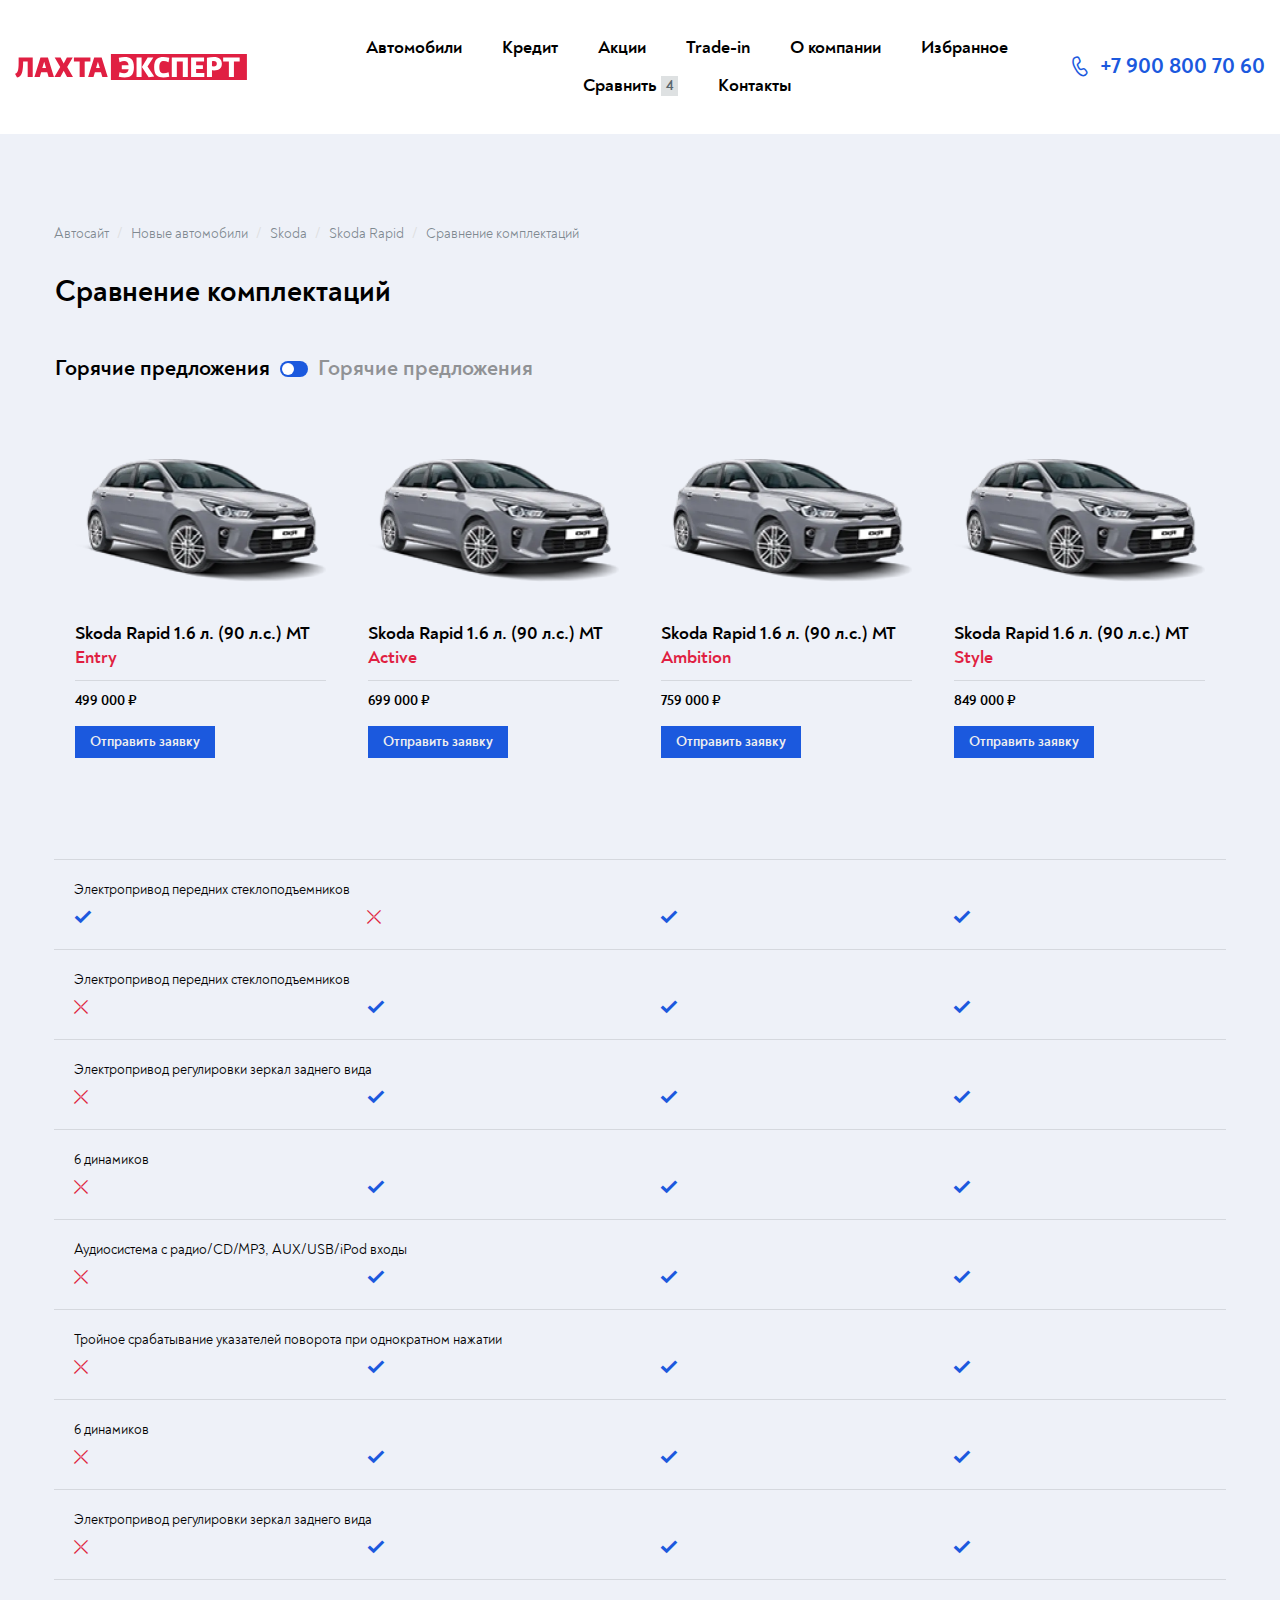
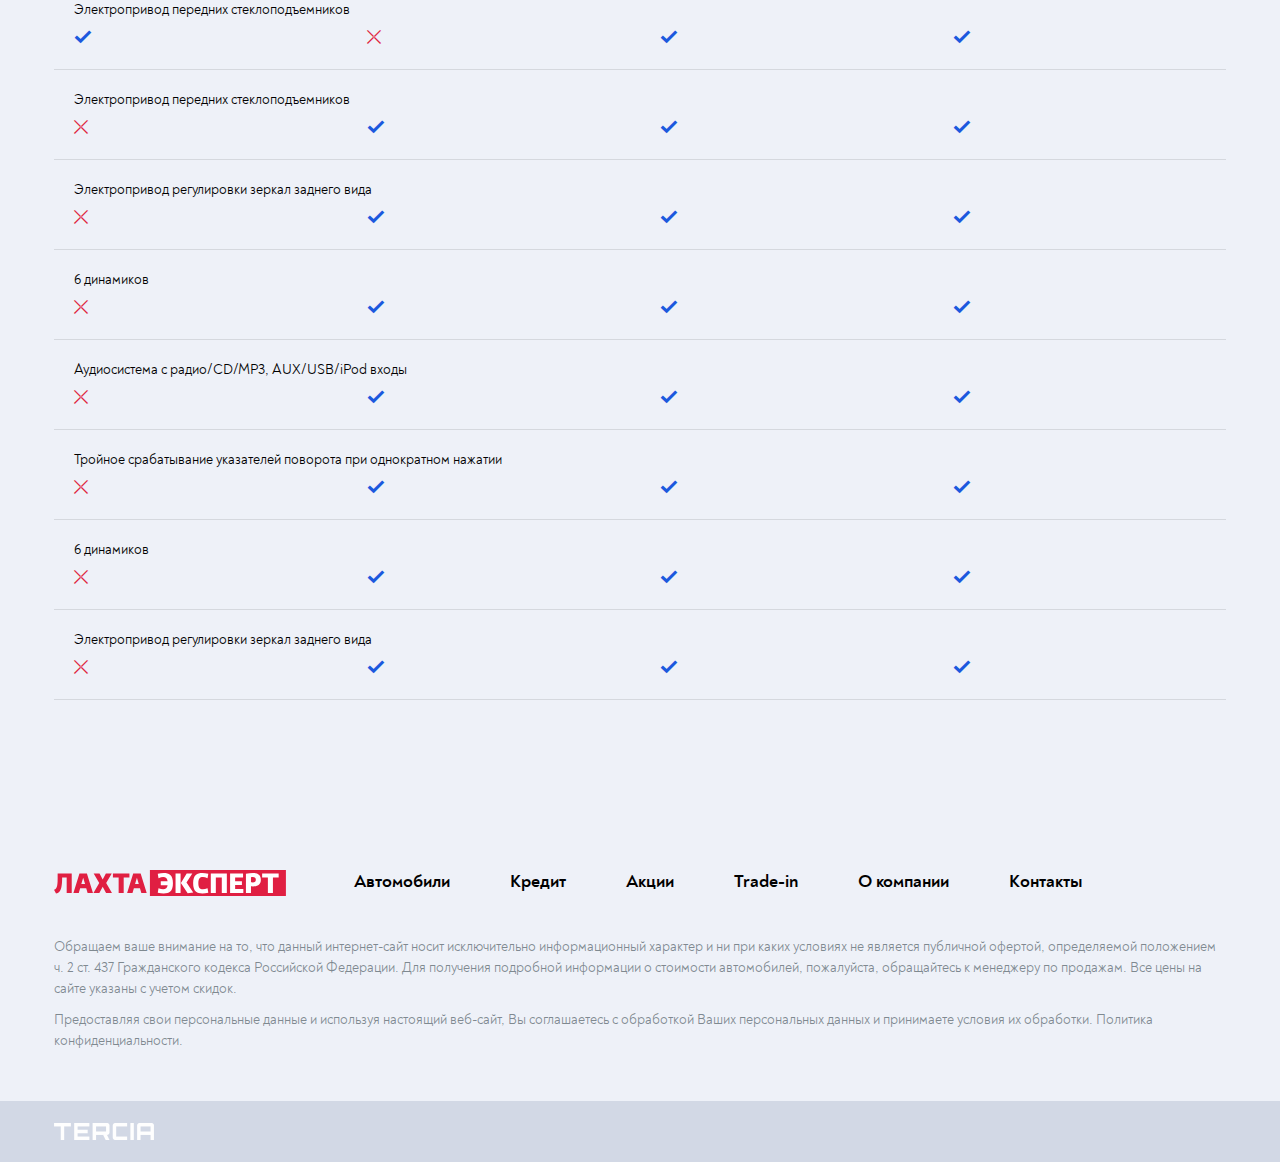
<file: comparison.html>
<!DOCTYPE html>
<html lang="ru">

<head>
	<title>Cравнение</title>
	<meta charset="UTF-8">
	<meta name="format-detection" content="telephone=no">
	<!-- <style>body{opacity: 0;}</style> -->
	<link rel="stylesheet" href="css/style.min.css?_v=20250131030934">
	<link rel="shortcut icon" href="favicon.ico">
	<!-- <meta name="robots" content="noindex, nofollow"> -->
	<meta name="viewport" content="width=device-width, initial-scale=1.0">
</head>

<body>
	<div class="wrapper">
		<header data-scroll class="header">
			<div class="header__container">
				<div class="header__content">
					<a href="#" class="header__logo">
						<img src="img/icons/logo.svg" alt="">
					</a>
					<div class="header__body">
						<div class="header__menu menu">
							<button type="button" class="menu__icon icon-menu"><span></span></button>
							<nav class="menu__body">
								<ul>
									<li class="menu__item">
										<a href="#" class="menu__link">
											Автомобили
											<span class="_icon-arrow"></span>
										</a>
										<div class="menu__sublink sublink-menu">
											<div class="sublink-menu__top">
												<div class="sublink-menu__container">
													<div class="sublink-menu__buttons">
														<div class="sublink-menu__back _icon-arrow">Назад</div>
														<div class="sublink-menu__close _icon-close"></div>
													</div>
												</div>
											</div>
											<div class="sublink-menu__contents">
												<div data-tabs class="sublink-menu__tabs">
													<div class="sublink-menu__close _icon-close"></div>
													<nav data-tabs-titles class="sublink-menu__navigation toggle-navigation">
														<button type="button" class="toggle-navigation__title _tab-active">Новые
															автомобили</button>
														<button type="button" class="toggle-navigation__toggle">
															<span class="toggle-navigation__button">
															</span>
														</button>
														<button type="button" class="toggle-navigation__title">Автомобили с
															пробегом</button>
													</nav>
													<div data-tabs-body class="sublink-menu__content">
														<div class="sublink-menu__body">
															<div class="sublink-menu__container">
																<div class="sublink-menu__brands">
																	<div class="brands__body">
																		<div class="brands__column">
																			<a href="#" class="brands__item">
																				<div class="brands__image">
																					<picture><source srcset="img/brands/chevrolet.webp" type="image/webp"><img loading="lazy" src="img/brands/chevrolet.png" alt=""></picture>
																				</div>
																				<div class="brands__titles">
																					<div class="brands__title">Chevrolet
																					</div>
																					<div class="brands__subtitle">15
																						авто
																					</div>
																				</div>
																			</a>
																		</div>
																		<div class="brands__column">
																			<a href="#" class="brands__item">
																				<div class="brands__image">
																					<picture><source srcset="img/brands/hyundai.webp" type="image/webp"><img loading="lazy" src="img/brands/hyundai.png" alt=""></picture>
																				</div>
																				<div class="brands__titles">
																					<div class="brands__title">Hyundai
																					</div>
																					<div class="brands__subtitle">15
																						авто
																					</div>
																				</div>
																			</a>
																		</div>
																		<div class="brands__column">
																			<a href="#" class="brands__item">
																				<div class="brands__image">
																					<picture><source srcset="img/brands/volkswagen.webp" type="image/webp"><img loading="lazy" src="img/brands/volkswagen.png" alt=""></picture>
																				</div>
																				<div class="brands__titles">
																					<div class="brands__title">
																						Volkswagen
																					</div>
																					<div class="brands__subtitle">15
																						авто
																					</div>
																				</div>
																			</a>
																		</div>
																		<div class="brands__column">
																			<a href="#" class="brands__item">
																				<div class="brands__image">
																					<picture><source srcset="img/brands/FAW.webp" type="image/webp"><img loading="lazy" src="img/brands/FAW.png" alt=""></picture>
																				</div>
																				<div class="brands__titles">
																					<div class="brands__title">FAW</div>
																					<div class="brands__subtitle">15
																						авто
																					</div>
																				</div>
																			</a>
																		</div>
																		<div class="brands__column">
																			<a href="#" class="brands__item">
																				<div class="brands__image">
																					<picture><source srcset="img/brands/nissan.webp" type="image/webp"><img loading="lazy" src="img/brands/nissan.png" alt=""></picture>
																				</div>
																				<div class="brands__titles">
																					<div class="brands__title">Nissan
																					</div>
																					<div class="brands__subtitle">15
																						авто
																					</div>
																				</div>
																			</a>
																		</div>
																		<div class="brands__column">
																			<a href="#" class="brands__item">
																				<div class="brands__image">
																					<picture><source srcset="img/brands/kia.webp" type="image/webp"><img loading="lazy" src="img/brands/kia.png" alt=""></picture>
																				</div>
																				<div class="brands__titles">
																					<div class="brands__title">Kia</div>
																					<div class="brands__subtitle">15
																						авто
																					</div>
																				</div>
																			</a>
																		</div>
																		<div class="brands__column">
																			<a href="#" class="brands__item">
																				<div class="brands__image">
																					<picture><source srcset="img/brands/lada.webp" type="image/webp"><img loading="lazy" src="img/brands/lada.png" alt=""></picture>
																				</div>
																				<div class="brands__titles">
																					<div class="brands__title">Lada
																					</div>
																					<div class="brands__subtitle">15
																						авто
																					</div>
																				</div>
																			</a>
																		</div>
																		<div class="brands__column">
																			<a href="#" class="brands__item">
																				<div class="brands__image">
																					<picture><source srcset="img/brands/skoda.webp" type="image/webp"><img loading="lazy" src="img/brands/skoda.png" alt=""></picture>
																				</div>
																				<div class="brands__titles">
																					<div class="brands__title">Skoda
																					</div>
																					<div class="brands__subtitle">15
																						авто
																					</div>
																				</div>
																			</a>
																		</div>
																		<div class="brands__column">
																			<a href="#" class="brands__item">
																				<div class="brands__image">
																					<picture><source srcset="img/brands/renault.webp" type="image/webp"><img loading="lazy" src="img/brands/renault.png" alt=""></picture>
																				</div>
																				<div class="brands__titles">
																					<div class="brands__title">Renault
																					</div>
																					<div class="brands__subtitle">15
																						авто
																					</div>
																				</div>
																			</a>
																		</div>
																		<div class="brands__column">
																			<a href="#" class="brands__item">
																				<div class="brands__image">
																					<picture><source srcset="img/brands/chevrolet.webp" type="image/webp"><img loading="lazy" src="img/brands/chevrolet.png" alt=""></picture>
																				</div>
																				<div class="brands__titles">
																					<div class="brands__title">Chevrolet
																					</div>
																					<div class="brands__subtitle">15
																						авто
																					</div>
																				</div>
																			</a>
																		</div>
																		<div class="brands__column">
																			<a href="#" class="brands__item">
																				<div class="brands__image">
																					<picture><source srcset="img/brands/hyundai.webp" type="image/webp"><img loading="lazy" src="img/brands/hyundai.png" alt=""></picture>
																				</div>
																				<div class="brands__titles">
																					<div class="brands__title">Hyundai
																					</div>
																					<div class="brands__subtitle">15
																						авто
																					</div>
																				</div>
																			</a>
																		</div>
																		<div class="brands__column">
																			<a href="#" class="brands__item">
																				<div class="brands__image">
																					<picture><source srcset="img/brands/volkswagen.webp" type="image/webp"><img loading="lazy" src="img/brands/volkswagen.png" alt=""></picture>
																				</div>
																				<div class="brands__titles">
																					<div class="brands__title">
																						Volkswagen
																					</div>
																					<div class="brands__subtitle">15
																						авто
																					</div>
																				</div>
																			</a>
																		</div>
																		<div class="brands__column">
																			<a href="#" class="brands__item">
																				<div class="brands__image">
																					<picture><source srcset="img/brands/FAW.webp" type="image/webp"><img loading="lazy" src="img/brands/FAW.png" alt=""></picture>
																				</div>
																				<div class="brands__titles">
																					<div class="brands__title">FAW</div>
																					<div class="brands__subtitle">15
																						авто
																					</div>
																				</div>
																			</a>
																		</div>
																		<div class="brands__column">
																			<a href="#" class="brands__item">
																				<div class="brands__image">
																					<picture><source srcset="img/brands/nissan.webp" type="image/webp"><img loading="lazy" src="img/brands/nissan.png" alt=""></picture>
																				</div>
																				<div class="brands__titles">
																					<div class="brands__title">Nissan
																					</div>
																					<div class="brands__subtitle">15
																						авто
																					</div>
																				</div>
																			</a>
																		</div>
																	</div>
																</div>
															</div>
														</div>
														<div class="sublink-menu__body toggle-content"></div>
														<div class="sublink-menu__body">
															<div class="sublink-menu__container">
																<div class="sublink-menu__brands">
																	<div class="brands__body">
																		<div class="brands__column">
																			<a href="#" class="brands__item">
																				<div class="brands__image">
																					<picture><source srcset="img/brands/chevrolet.webp" type="image/webp"><img loading="lazy" src="img/brands/chevrolet.png" alt=""></picture>
																				</div>
																				<div class="brands__titles">
																					<div class="brands__title">Chevrolet
																					</div>
																					<div class="brands__subtitle">15
																						авто
																					</div>
																				</div>
																			</a>
																		</div>
																		<div class="brands__column">
																			<a href="#" class="brands__item">
																				<div class="brands__image">
																					<picture><source srcset="img/brands/hyundai.webp" type="image/webp"><img loading="lazy" src="img/brands/hyundai.png" alt=""></picture>
																				</div>
																				<div class="brands__titles">
																					<div class="brands__title">Hyundai
																					</div>
																					<div class="brands__subtitle">15
																						авто
																					</div>
																				</div>
																			</a>
																		</div>
																		<div class="brands__column">
																			<a href="#" class="brands__item">
																				<div class="brands__image">
																					<picture><source srcset="img/brands/volkswagen.webp" type="image/webp"><img loading="lazy" src="img/brands/volkswagen.png" alt=""></picture>
																				</div>
																				<div class="brands__titles">
																					<div class="brands__title">
																						Volkswagen
																					</div>
																					<div class="brands__subtitle">15
																						авто
																					</div>
																				</div>
																			</a>
																		</div>
																		<div class="brands__column">
																			<a href="#" class="brands__item">
																				<div class="brands__image">
																					<picture><source srcset="img/brands/FAW.webp" type="image/webp"><img loading="lazy" src="img/brands/FAW.png" alt=""></picture>
																				</div>
																				<div class="brands__titles">
																					<div class="brands__title">FAW</div>
																					<div class="brands__subtitle">15
																						авто
																					</div>
																				</div>
																			</a>
																		</div>
																		<div class="brands__column">
																			<a href="#" class="brands__item">
																				<div class="brands__image">
																					<picture><source srcset="img/brands/nissan.webp" type="image/webp"><img loading="lazy" src="img/brands/nissan.png" alt=""></picture>
																				</div>
																				<div class="brands__titles">
																					<div class="brands__title">Nissan
																					</div>
																					<div class="brands__subtitle">15
																						авто
																					</div>
																				</div>
																			</a>
																		</div>
																		<div class="brands__column">
																			<a href="#" class="brands__item">
																				<div class="brands__image">
																					<picture><source srcset="img/brands/kia.webp" type="image/webp"><img loading="lazy" src="img/brands/kia.png" alt=""></picture>
																				</div>
																				<div class="brands__titles">
																					<div class="brands__title">Kia</div>
																					<div class="brands__subtitle">15
																						авто
																					</div>
																				</div>
																			</a>
																		</div>
																		<div class="brands__column">
																			<a href="#" class="brands__item">
																				<div class="brands__image">
																					<picture><source srcset="img/brands/lada.webp" type="image/webp"><img loading="lazy" src="img/brands/lada.png" alt=""></picture>
																				</div>
																				<div class="brands__titles">
																					<div class="brands__title">Lada
																					</div>
																					<div class="brands__subtitle">15
																						авто
																					</div>
																				</div>
																			</a>
																		</div>
																		<div class="brands__column">
																			<a href="#" class="brands__item">
																				<div class="brands__image">
																					<picture><source srcset="img/brands/skoda.webp" type="image/webp"><img loading="lazy" src="img/brands/skoda.png" alt=""></picture>
																				</div>
																				<div class="brands__titles">
																					<div class="brands__title">Skoda
																					</div>
																					<div class="brands__subtitle">15
																						авто
																					</div>
																				</div>
																			</a>
																		</div>
																		<div class="brands__column">
																			<a href="#" class="brands__item">
																				<div class="brands__image">
																					<picture><source srcset="img/brands/renault.webp" type="image/webp"><img loading="lazy" src="img/brands/renault.png" alt=""></picture>
																				</div>
																				<div class="brands__titles">
																					<div class="brands__title">Renault
																					</div>
																					<div class="brands__subtitle">15
																						авто
																					</div>
																				</div>
																			</a>
																		</div>
																		<div class="brands__column">
																			<a href="#" class="brands__item">
																				<div class="brands__image">
																					<picture><source srcset="img/brands/chevrolet.webp" type="image/webp"><img loading="lazy" src="img/brands/chevrolet.png" alt=""></picture>
																				</div>
																				<div class="brands__titles">
																					<div class="brands__title">Chevrolet
																					</div>
																					<div class="brands__subtitle">15
																						авто
																					</div>
																				</div>
																			</a>
																		</div>
																		<div class="brands__column">
																			<a href="#" class="brands__item">
																				<div class="brands__image">
																					<picture><source srcset="img/brands/hyundai.webp" type="image/webp"><img loading="lazy" src="img/brands/hyundai.png" alt=""></picture>
																				</div>
																				<div class="brands__titles">
																					<div class="brands__title">Hyundai
																					</div>
																					<div class="brands__subtitle">15
																						авто
																					</div>
																				</div>
																			</a>
																		</div>
																		<div class="brands__column">
																			<a href="#" class="brands__item">
																				<div class="brands__image">
																					<picture><source srcset="img/brands/volkswagen.webp" type="image/webp"><img loading="lazy" src="img/brands/volkswagen.png" alt=""></picture>
																				</div>
																				<div class="brands__titles">
																					<div class="brands__title">
																						Volkswagen
																					</div>
																					<div class="brands__subtitle">15
																						авто
																					</div>
																				</div>
																			</a>
																		</div>
																		<div class="brands__column">
																			<a href="#" class="brands__item">
																				<div class="brands__image">
																					<picture><source srcset="img/brands/FAW.webp" type="image/webp"><img loading="lazy" src="img/brands/FAW.png" alt=""></picture>
																				</div>
																				<div class="brands__titles">
																					<div class="brands__title">FAW</div>
																					<div class="brands__subtitle">15
																						авто
																					</div>
																				</div>
																			</a>
																		</div>
																		<div class="brands__column">
																			<a href="#" class="brands__item">
																				<div class="brands__image">
																					<picture><source srcset="img/brands/nissan.webp" type="image/webp"><img loading="lazy" src="img/brands/nissan.png" alt=""></picture>
																				</div>
																				<div class="brands__titles">
																					<div class="brands__title">Nissan
																					</div>
																					<div class="brands__subtitle">15
																						авто
																					</div>
																				</div>
																			</a>
																		</div>
																		<div class="brands__column">
																			<a href="#" class="brands__item">
																				<div class="brands__image">
																					<picture><source srcset="img/brands/kia.webp" type="image/webp"><img loading="lazy" src="img/brands/kia.png" alt=""></picture>
																				</div>
																				<div class="brands__titles">
																					<div class="brands__title">Kia</div>
																					<div class="brands__subtitle">15
																						авто
																					</div>
																				</div>
																			</a>
																		</div>
																		<div class="brands__column">
																			<a href="#" class="brands__item">
																				<div class="brands__image">
																					<picture><source srcset="img/brands/volkswagen.webp" type="image/webp"><img loading="lazy" src="img/brands/volkswagen.png" alt=""></picture>
																				</div>
																				<div class="brands__titles">
																					<div class="brands__title">
																						Volkswagen
																					</div>
																					<div class="brands__subtitle">15
																						авто
																					</div>
																				</div>
																			</a>
																		</div>
																		<div class="brands__column">
																			<a href="#" class="brands__item">
																				<div class="brands__image">
																					<picture><source srcset="img/brands/FAW.webp" type="image/webp"><img loading="lazy" src="img/brands/FAW.png" alt=""></picture>
																				</div>
																				<div class="brands__titles">
																					<div class="brands__title">FAW</div>
																					<div class="brands__subtitle">15
																						авто
																					</div>
																				</div>
																			</a>
																		</div>
																		<div class="brands__column">
																			<a href="#" class="brands__item">
																				<div class="brands__image">
																					<picture><source srcset="img/brands/skoda.webp" type="image/webp"><img loading="lazy" src="img/brands/skoda.png" alt=""></picture>
																				</div>
																				<div class="brands__titles">
																					<div class="brands__title">Skoda
																					</div>
																					<div class="brands__subtitle">15
																						авто
																					</div>
																				</div>
																			</a>
																		</div>
																	</div>
																</div>
															</div>
														</div>
													</div>
												</div>
											</div>
										</div>
									</li>
									<li class="menu__item">
										<a href="#" class="menu__link">Кредит</a>
									</li>
									<li class="menu__item">
										<a href="#" class="menu__link">Акции</a>
									</li>
									<li class="menu__item">
										<a href="#" class="menu__link">Trade-in</a>
									</li>
									<li class="menu__item">
										<a href="#" class="menu__link">О компании</a>
									</li>
									<li class="menu__item">
										<a href="#" class="menu__link">Избранное</a>
									</li>
									<li class="menu__item">
										<a href="#" class="menu__link">Сравнить<div class="count">4</div></a>
									</li>
									<li class="menu__item">
										<a href="#" class="menu__link">Контакты</a>
									</li>
								</ul>
							</nav>
						</div>
						<div class="header__contacts">
							<a href="tel:79008007060" class="_icon-phone"><span>+7 900 800 70 60</span></a>
						</div>
					</div>
				</div>
			</div>
		</header>
		<main class="page main-comparision">
			<div class="breadcrambs">
				<div class="breadcrambs__container">
					<div class="breadcrambs__content">
						<ul>
							<li>
								<a href="#">
									Автосайт
									<span>/</span>
								</a>
							</li>
							<li>
								<a href="#">
									Новые автомобили
									<span>/</span>
								</a>
							</li>
							<li>
								<a href="#">
									Skoda
									<span>/</span>
								</a>
							</li>
							<li>
								<a href="#">
									Skoda Rapid
									<span>/</span>
								</a>
							</li>
							<li><span>Сравнение комплектаций</span></li>
						</ul>
					</div>
				</div>
			</div>
			<div class="page__comparision comparision">
				<div data-tabs class="comparision__tabs">
					<div class="comparision__top">
						<h1>Сравнение комплектаций</h1>
						<nav data-tabs-titles class="comparision__navigation toggle-navigation">
							<button type="button" class="toggle-navigation__title _tab-active">Горячие
								предложения</button>
							<div class="toggle-navigation__toggle">
								<input type="checkbox" name="toggle" class="toggle-navigation__button">
							</div>
							<button type="button" class="toggle-navigation__title">Горячие предложения</button>
						</nav>
					</div>
					<div data-tabs-body class="comparision__content">
						<div class="comparision__body">
							<div class="comparision__sticky">
								<div class="comparision__sticky-body">
									<div class="comparision__cars">
										<div class="cars__column">
											<div class="cars__item">
												<div class="cars__close _icon-close"></div>
												<div class="cars__image">
													<picture><source srcset="img/cars/car-1.webp" type="image/webp"><img loading="lazy" src="img/cars/car-1.png" alt=""></picture>
												</div>
												<div class="cars__desc">
													<a href="#" class="cars__title title">
														Skoda Rapid 1.6 л. (90 л.с.) MT
														<span>Entry</span>
													</a>
													<div class="cars__prices prices">
														<div class="prices__price">499 000 ₽</div>
													</div>
													<a href="#" class="cars__button button-blue"><span>Отправить
															заявку</span></a>
												</div>
											</div>
										</div>
										<div class="cars__column">
											<div class="cars__item">
												<div class="cars__close _icon-close"></div>
												<div class="cars__image">
													<picture><source srcset="img/cars/car-1.webp" type="image/webp"><img loading="lazy" src="img/cars/car-1.png" alt=""></picture>
												</div>
												<div class="cars__desc">
													<a href="#" class="cars__title title">
														Skoda Rapid 1.6 л. (90 л.с.) MT
														<span>Active</span>
													</a>
													<div class="cars__prices prices">
														<div class="prices__price">699 000 ₽</div>
													</div>
													<a href="#" class="cars__button button-blue"><span>Отправить
															заявку</span></a>
												</div>
											</div>
										</div>
										<div class="cars__column">
											<div class="cars__item">
												<div class="cars__close _icon-close"></div>
												<div class="cars__image">
													<picture><source srcset="img/cars/car-1.webp" type="image/webp"><img loading="lazy" src="img/cars/car-1.png" alt=""></picture>
												</div>
												<div class="cars__desc">
													<a href="#" class="cars__title title">
														Skoda Rapid 1.6 л. (90 л.с.) MT
														<span>Ambition</span>
													</a>
													<div class="cars__prices prices">
														<div class="prices__price">759 000 ₽</div>
													</div>
													<a href="#" class="cars__button button-blue"><span>Отправить
															заявку</span></a>
												</div>
											</div>
										</div>
										<div class="cars__column">
											<div class="cars__item">
												<div class="cars__close _icon-close"></div>
												<div class="cars__image">
													<picture><source srcset="img/cars/car-1.webp" type="image/webp"><img loading="lazy" src="img/cars/car-1.png" alt=""></picture>
												</div>
												<div class="cars__desc">
													<a href="#" class="cars__title title">
														Skoda Rapid 1.6 л. (90 л.с.) MT
														<span>Style</span>
													</a>
													<div class="cars__prices prices">
														<div class="prices__price">849 000 ₽</div>
													</div>
													<a href="#" class="cars__button button-blue"><span>Отправить
															заявку</span></a>
												</div>
											</div>
										</div>
									</div>
								</div>
							</div>
							<div class="comparision__tables tables-comparision">
								<div class="tables-comparision__body">
									<div class="tables-comparision__column">
										<div class="tables-comparision__item">
											<div class="tables-comparision__title">
												Электропривод передних стеклоподъемников
											</div>
											<div class="tables-comparision__icons">
												<div class="tables-comparision__icon _icon-check-2"></div>
												<div class="tables-comparision__icon _icon-close"></div>
												<div class="tables-comparision__icon _icon-check-2"></div>
												<div class="tables-comparision__icon _icon-check-2"></div>
											</div>
										</div>
									</div>
									<div class="tables-comparision__column">
										<div class="tables-comparision__item">
											<div class="tables-comparision__title">
												Электропривод передних стеклоподъемников
											</div>
											<div class="tables-comparision__icons">
												<div class="tables-comparision__icon _icon-close"></div>
												<div class="tables-comparision__icon _icon-check-2"></div>
												<div class="tables-comparision__icon _icon-check-2"></div>
												<div class="tables-comparision__icon _icon-check-2"></div>
											</div>
										</div>
									</div>
									<div class="tables-comparision__column">
										<div class="tables-comparision__item">
											<div class="tables-comparision__title">
												Электропривод регулировки зеркал заднего вида
											</div>
											<div class="tables-comparision__icons">
												<div class="tables-comparision__icon _icon-close"></div>
												<div class="tables-comparision__icon _icon-check-2"></div>
												<div class="tables-comparision__icon _icon-check-2"></div>
												<div class="tables-comparision__icon _icon-check-2"></div>
											</div>
										</div>
									</div>
									<div class="tables-comparision__column">
										<div class="tables-comparision__item">
											<div class="tables-comparision__title">
												6 динамиков
											</div>
											<div class="tables-comparision__icons">
												<div class="tables-comparision__icon _icon-close"></div>
												<div class="tables-comparision__icon _icon-check-2"></div>
												<div class="tables-comparision__icon _icon-check-2"></div>
												<div class="tables-comparision__icon _icon-check-2"></div>
											</div>
										</div>
									</div>
									<div class="tables-comparision__column">
										<div class="tables-comparision__item">
											<div class="tables-comparision__title">
												Аудиосистема с радио/CD/MP3, AUX/USB/iPod входы
											</div>
											<div class="tables-comparision__icons">
												<div class="tables-comparision__icon _icon-close"></div>
												<div class="tables-comparision__icon _icon-check-2"></div>
												<div class="tables-comparision__icon _icon-check-2"></div>
												<div class="tables-comparision__icon _icon-check-2"></div>
											</div>
										</div>
									</div>
									<div class="tables-comparision__column">
										<div class="tables-comparision__item">
											<div class="tables-comparision__title">
												Тройное срабатывание указателей поворота при однократном нажатии
											</div>
											<div class="tables-comparision__icons">
												<div class="tables-comparision__icon _icon-close"></div>
												<div class="tables-comparision__icon _icon-check-2"></div>
												<div class="tables-comparision__icon _icon-check-2"></div>
												<div class="tables-comparision__icon _icon-check-2"></div>
											</div>
										</div>
									</div>
									<div class="tables-comparision__column">
										<div class="tables-comparision__item">
											<div class="tables-comparision__title">
												6 динамиков
											</div>
											<div class="tables-comparision__icons">
												<div class="tables-comparision__icon _icon-close"></div>
												<div class="tables-comparision__icon _icon-check-2"></div>
												<div class="tables-comparision__icon _icon-check-2"></div>
												<div class="tables-comparision__icon _icon-check-2"></div>
											</div>
										</div>
									</div>
									<div class="tables-comparision__column">
										<div class="tables-comparision__item">
											<div class="tables-comparision__title">
												Электропривод регулировки зеркал заднего вида
											</div>
											<div class="tables-comparision__icons">
												<div class="tables-comparision__icon _icon-close"></div>
												<div class="tables-comparision__icon _icon-check-2"></div>
												<div class="tables-comparision__icon _icon-check-2"></div>
												<div class="tables-comparision__icon _icon-check-2"></div>
											</div>
										</div>
									</div>
									<div class="tables-comparision__column">
										<div class="tables-comparision__item">
											<div class="tables-comparision__title">
												Электропривод передних стеклоподъемников
											</div>
											<div class="tables-comparision__icons">
												<div class="tables-comparision__icon _icon-check-2"></div>
												<div class="tables-comparision__icon _icon-close"></div>
												<div class="tables-comparision__icon _icon-check-2"></div>
												<div class="tables-comparision__icon _icon-check-2"></div>
											</div>
										</div>
									</div>
									<div class="tables-comparision__column">
										<div class="tables-comparision__item">
											<div class="tables-comparision__title">
												Электропривод передних стеклоподъемников
											</div>
											<div class="tables-comparision__icons">
												<div class="tables-comparision__icon _icon-close"></div>
												<div class="tables-comparision__icon _icon-check-2"></div>
												<div class="tables-comparision__icon _icon-check-2"></div>
												<div class="tables-comparision__icon _icon-check-2"></div>
											</div>
										</div>
									</div>
									<div class="tables-comparision__column">
										<div class="tables-comparision__item">
											<div class="tables-comparision__title">
												Электропривод регулировки зеркал заднего вида
											</div>
											<div class="tables-comparision__icons">
												<div class="tables-comparision__icon _icon-close"></div>
												<div class="tables-comparision__icon _icon-check-2"></div>
												<div class="tables-comparision__icon _icon-check-2"></div>
												<div class="tables-comparision__icon _icon-check-2"></div>
											</div>
										</div>
									</div>
									<div class="tables-comparision__column">
										<div class="tables-comparision__item">
											<div class="tables-comparision__title">
												6 динамиков
											</div>
											<div class="tables-comparision__icons">
												<div class="tables-comparision__icon _icon-close"></div>
												<div class="tables-comparision__icon _icon-check-2"></div>
												<div class="tables-comparision__icon _icon-check-2"></div>
												<div class="tables-comparision__icon _icon-check-2"></div>
											</div>
										</div>
									</div>
									<div class="tables-comparision__column">
										<div class="tables-comparision__item">
											<div class="tables-comparision__title">
												Аудиосистема с радио/CD/MP3, AUX/USB/iPod входы
											</div>
											<div class="tables-comparision__icons">
												<div class="tables-comparision__icon _icon-close"></div>
												<div class="tables-comparision__icon _icon-check-2"></div>
												<div class="tables-comparision__icon _icon-check-2"></div>
												<div class="tables-comparision__icon _icon-check-2"></div>
											</div>
										</div>
									</div>
									<div class="tables-comparision__column">
										<div class="tables-comparision__item">
											<div class="tables-comparision__title">
												Тройное срабатывание указателей поворота при однократном нажатии
											</div>
											<div class="tables-comparision__icons">
												<div class="tables-comparision__icon _icon-close"></div>
												<div class="tables-comparision__icon _icon-check-2"></div>
												<div class="tables-comparision__icon _icon-check-2"></div>
												<div class="tables-comparision__icon _icon-check-2"></div>
											</div>
										</div>
									</div>
									<div class="tables-comparision__column">
										<div class="tables-comparision__item">
											<div class="tables-comparision__title">
												6 динамиков
											</div>
											<div class="tables-comparision__icons">
												<div class="tables-comparision__icon _icon-close"></div>
												<div class="tables-comparision__icon _icon-check-2"></div>
												<div class="tables-comparision__icon _icon-check-2"></div>
												<div class="tables-comparision__icon _icon-check-2"></div>
											</div>
										</div>
									</div>
									<div class="tables-comparision__column">
										<div class="tables-comparision__item">
											<div class="tables-comparision__title">
												Электропривод регулировки зеркал заднего вида
											</div>
											<div class="tables-comparision__icons">
												<div class="tables-comparision__icon _icon-close"></div>
												<div class="tables-comparision__icon _icon-check-2"></div>
												<div class="tables-comparision__icon _icon-check-2"></div>
												<div class="tables-comparision__icon _icon-check-2"></div>
											</div>
										</div>
									</div>
								</div>
							</div>
						</div>
						<div class="comparision__body toggle-content"></div>
						<div class="comparision__body">
							<div class="comparision__sticky">
								<div class="comparision__sticky-body">
									<div class="comparision__cars">
										<div class="cars__column">
											<div class="cars__item">
												<div class="cars__close _icon-close"></div>
												<div class="cars__image">
													<picture><source srcset="img/cars/car-1.webp" type="image/webp"><img loading="lazy" src="img/cars/car-1.png" alt=""></picture>
												</div>
												<div class="cars__desc">
													<a href="#" class="cars__title title">
														Skoda Rapid 1.6 л. (90 л.с.) MT
														<span>Entry</span>
													</a>
													<div class="cars__prices prices">
														<div class="prices__price">499 000 ₽</div>
													</div>
													<a href="#" class="cars__button button-blue"><span>Отправить
															заявку</span></a>
												</div>
											</div>
										</div>
										<div class="cars__column">
											<div class="cars__item">
												<div class="cars__close _icon-close"></div>
												<div class="cars__image">
													<picture><source srcset="img/cars/car-1.webp" type="image/webp"><img loading="lazy" src="img/cars/car-1.png" alt=""></picture>
												</div>
												<div class="cars__desc">
													<a href="#" class="cars__title title">
														Skoda Rapid 1.6 л. (90 л.с.) MT
														<span>Active</span>
													</a>
													<div class="cars__prices prices">
														<div class="prices__price">699 000 ₽</div>
													</div>
													<a href="#" class="cars__button button-blue"><span>Отправить
															заявку</span></a>
												</div>
											</div>
										</div>
										<div class="cars__column">
											<div class="cars__item">
												<div class="cars__close _icon-close"></div>
												<div class="cars__image">
													<picture><source srcset="img/cars/car-1.webp" type="image/webp"><img loading="lazy" src="img/cars/car-1.png" alt=""></picture>
												</div>
												<div class="cars__desc">
													<a href="#" class="cars__title title">
														Skoda Rapid 1.6 л. (90 л.с.) MT
														<span>Ambition</span>
													</a>
													<div class="cars__prices prices">
														<div class="prices__price">759 000 ₽</div>
													</div>
													<a href="#" class="cars__button button-blue"><span>Отправить
															заявку</span></a>
												</div>
											</div>
										</div>
									</div>
								</div>
							</div>
							<div class="comparision__tables tables-comparision">
								<div class="tables-comparision__body">
									<div class="tables-comparision__column">
										<div class="tables-comparision__item">
											<div class="tables-comparision__title">
												Электропривод передних стеклоподъемников
											</div>
											<div class="tables-comparision__icons">
												<div class="tables-comparision__icon _icon-check-2"></div>
												<div class="tables-comparision__icon _icon-close"></div>
												<div class="tables-comparision__icon _icon-check-2"></div>
											</div>
										</div>
									</div>
									<div class="tables-comparision__column">
										<div class="tables-comparision__item">
											<div class="tables-comparision__title">
												Электропривод передних стеклоподъемников
											</div>
											<div class="tables-comparision__icons">
												<div class="tables-comparision__icon _icon-close"></div>
												<div class="tables-comparision__icon _icon-check-2"></div>
												<div class="tables-comparision__icon _icon-check-2"></div>
											</div>
										</div>
									</div>
									<div class="tables-comparision__column">
										<div class="tables-comparision__item">
											<div class="tables-comparision__title">
												Электропривод регулировки зеркал заднего вида
											</div>
											<div class="tables-comparision__icons">
												<div class="tables-comparision__icon _icon-close"></div>
												<div class="tables-comparision__icon _icon-check-2"></div>
												<div class="tables-comparision__icon _icon-check-2"></div>
											</div>
										</div>
									</div>
									<div class="tables-comparision__column">
										<div class="tables-comparision__item">
											<div class="tables-comparision__title">
												6 динамиков
											</div>
											<div class="tables-comparision__icons">
												<div class="tables-comparision__icon _icon-close"></div>
												<div class="tables-comparision__icon _icon-check-2"></div>
												<div class="tables-comparision__icon _icon-check-2"></div>
											</div>
										</div>
									</div>
									<div class="tables-comparision__column">
										<div class="tables-comparision__item">
											<div class="tables-comparision__title">
												Аудиосистема с радио/CD/MP3, AUX/USB/iPod входы
											</div>
											<div class="tables-comparision__icons">
												<div class="tables-comparision__icon _icon-close"></div>
												<div class="tables-comparision__icon _icon-check-2"></div>
												<div class="tables-comparision__icon _icon-check-2"></div>
											</div>
										</div>
									</div>
									<div class="tables-comparision__column">
										<div class="tables-comparision__item">
											<div class="tables-comparision__title">
												Тройное срабатывание указателей поворота при однократном нажатии
											</div>
											<div class="tables-comparision__icons">
												<div class="tables-comparision__icon _icon-close"></div>
												<div class="tables-comparision__icon _icon-check-2"></div>
												<div class="tables-comparision__icon _icon-check-2"></div>
											</div>
										</div>
									</div>
									<div class="tables-comparision__column">
										<div class="tables-comparision__item">
											<div class="tables-comparision__title">
												6 динамиков
											</div>
											<div class="tables-comparision__icons">
												<div class="tables-comparision__icon _icon-close"></div>
												<div class="tables-comparision__icon _icon-check-2"></div>
												<div class="tables-comparision__icon _icon-check-2"></div>
											</div>
										</div>
									</div>
									<div class="tables-comparision__column">
										<div class="tables-comparision__item">
											<div class="tables-comparision__title">
												Электропривод регулировки зеркал заднего вида
											</div>
											<div class="tables-comparision__icons">
												<div class="tables-comparision__icon _icon-close"></div>
												<div class="tables-comparision__icon _icon-check-2"></div>
												<div class="tables-comparision__icon _icon-check-2"></div>
											</div>
										</div>
									</div>
									<div class="tables-comparision__column">
										<div class="tables-comparision__item">
											<div class="tables-comparision__title">
												Электропривод передних стеклоподъемников
											</div>
											<div class="tables-comparision__icons">
												<div class="tables-comparision__icon _icon-check-2"></div>
												<div class="tables-comparision__icon _icon-close"></div>
												<div class="tables-comparision__icon _icon-check-2"></div>
											</div>
										</div>
									</div>
									<div class="tables-comparision__column">
										<div class="tables-comparision__item">
											<div class="tables-comparision__title">
												Электропривод передних стеклоподъемников
											</div>
											<div class="tables-comparision__icons">
												<div class="tables-comparision__icon _icon-close"></div>
												<div class="tables-comparision__icon _icon-check-2"></div>
												<div class="tables-comparision__icon _icon-check-2"></div>
											</div>
										</div>
									</div>
									<div class="tables-comparision__column">
										<div class="tables-comparision__item">
											<div class="tables-comparision__title">
												Электропривод регулировки зеркал заднего вида
											</div>
											<div class="tables-comparision__icons">
												<div class="tables-comparision__icon _icon-close"></div>
												<div class="tables-comparision__icon _icon-check-2"></div>
												<div class="tables-comparision__icon _icon-check-2"></div>
											</div>
										</div>
									</div>
									<div class="tables-comparision__column">
										<div class="tables-comparision__item">
											<div class="tables-comparision__title">
												6 динамиков
											</div>
											<div class="tables-comparision__icons">
												<div class="tables-comparision__icon _icon-close"></div>
												<div class="tables-comparision__icon _icon-check-2"></div>
												<div class="tables-comparision__icon _icon-check-2"></div>
											</div>
										</div>
									</div>
									<div class="tables-comparision__column">
										<div class="tables-comparision__item">
											<div class="tables-comparision__title">
												Аудиосистема с радио/CD/MP3, AUX/USB/iPod входы
											</div>
											<div class="tables-comparision__icons">
												<div class="tables-comparision__icon _icon-close"></div>
												<div class="tables-comparision__icon _icon-check-2"></div>
												<div class="tables-comparision__icon _icon-check-2"></div>
											</div>
										</div>
									</div>
									<div class="tables-comparision__column">
										<div class="tables-comparision__item">
											<div class="tables-comparision__title">
												Тройное срабатывание указателей поворота при однократном нажатии
											</div>
											<div class="tables-comparision__icons">
												<div class="tables-comparision__icon _icon-close"></div>
												<div class="tables-comparision__icon _icon-check-2"></div>
												<div class="tables-comparision__icon _icon-check-2"></div>
											</div>
										</div>
									</div>
									<div class="tables-comparision__column">
										<div class="tables-comparision__item">
											<div class="tables-comparision__title">
												6 динамиков
											</div>
											<div class="tables-comparision__icons">
												<div class="tables-comparision__icon _icon-close"></div>
												<div class="tables-comparision__icon _icon-check-2"></div>
												<div class="tables-comparision__icon _icon-check-2"></div>
											</div>
										</div>
									</div>
									<div class="tables-comparision__column">
										<div class="tables-comparision__item">
											<div class="tables-comparision__title">
												Электропривод регулировки зеркал заднего вида
											</div>
											<div class="tables-comparision__icons">
												<div class="tables-comparision__icon _icon-close"></div>
												<div class="tables-comparision__icon _icon-check-2"></div>
												<div class="tables-comparision__icon _icon-check-2"></div>
											</div>
										</div>
									</div>
								</div>
							</div>
						</div>
					</div>
				</div>
			</div>
		</main>
		<footer class="footer">
			<div class="footer__top">
				<div class="footer__container">
					<div class="footer__body">
						<a href="#" class="footer__logo">
							<img loading="lazy" src="img/icons/logo.svg" alt="">
						</a>
						<ul>
							<li>
								<a href="#">Автомобили</a>
							</li>
							<li>
								<a href="#">Кредит</a>
							</li>
							<li>
								<a href="#">Акции</a>
							</li>
							<li>
								<a href="#">Trade-in</a>
							</li>
							<li>
								<a href="#">О компании</a>
							</li>
							<li>
								<a href="#">Контакты</a>
							</li>
						</ul>
					</div>
					<div class="footer__text">
						<p>
							Обращаем ваше внимание на то, что данный интернет-сайт носит исключительно информационный характер и
							ни при каких условиях не является публичной офертой, определяемой положением ч. 2 ст. 437
							Гражданского кодекса Российской Федерации. Для получения подробной информации о стоимости
							автомобилей, пожалуйста, обращайтесь к менеджеру по продажам. Все цены на сайте указаны с учетом
							скидок.
						</p>
						<p>
							Предоставляя свои персональные данные и используя настоящий веб-сайт, Вы соглашаетесь с
							обработкой Ваших персональных данных и принимаете условия их обработки. Политика конфиденциальности.
						</p>
					</div>
				</div>
			</div>
			<div class="footer__bottom">
				<div class="footer__container">
					<img loading="lazy" src="img/icons/terciya-logo.svg" alt="">
				</div>
			</div>
		</footer>
	</div>
	<script src="js/app.min.js?_v=20250131030934"></script>
</body>

</html>
</file>
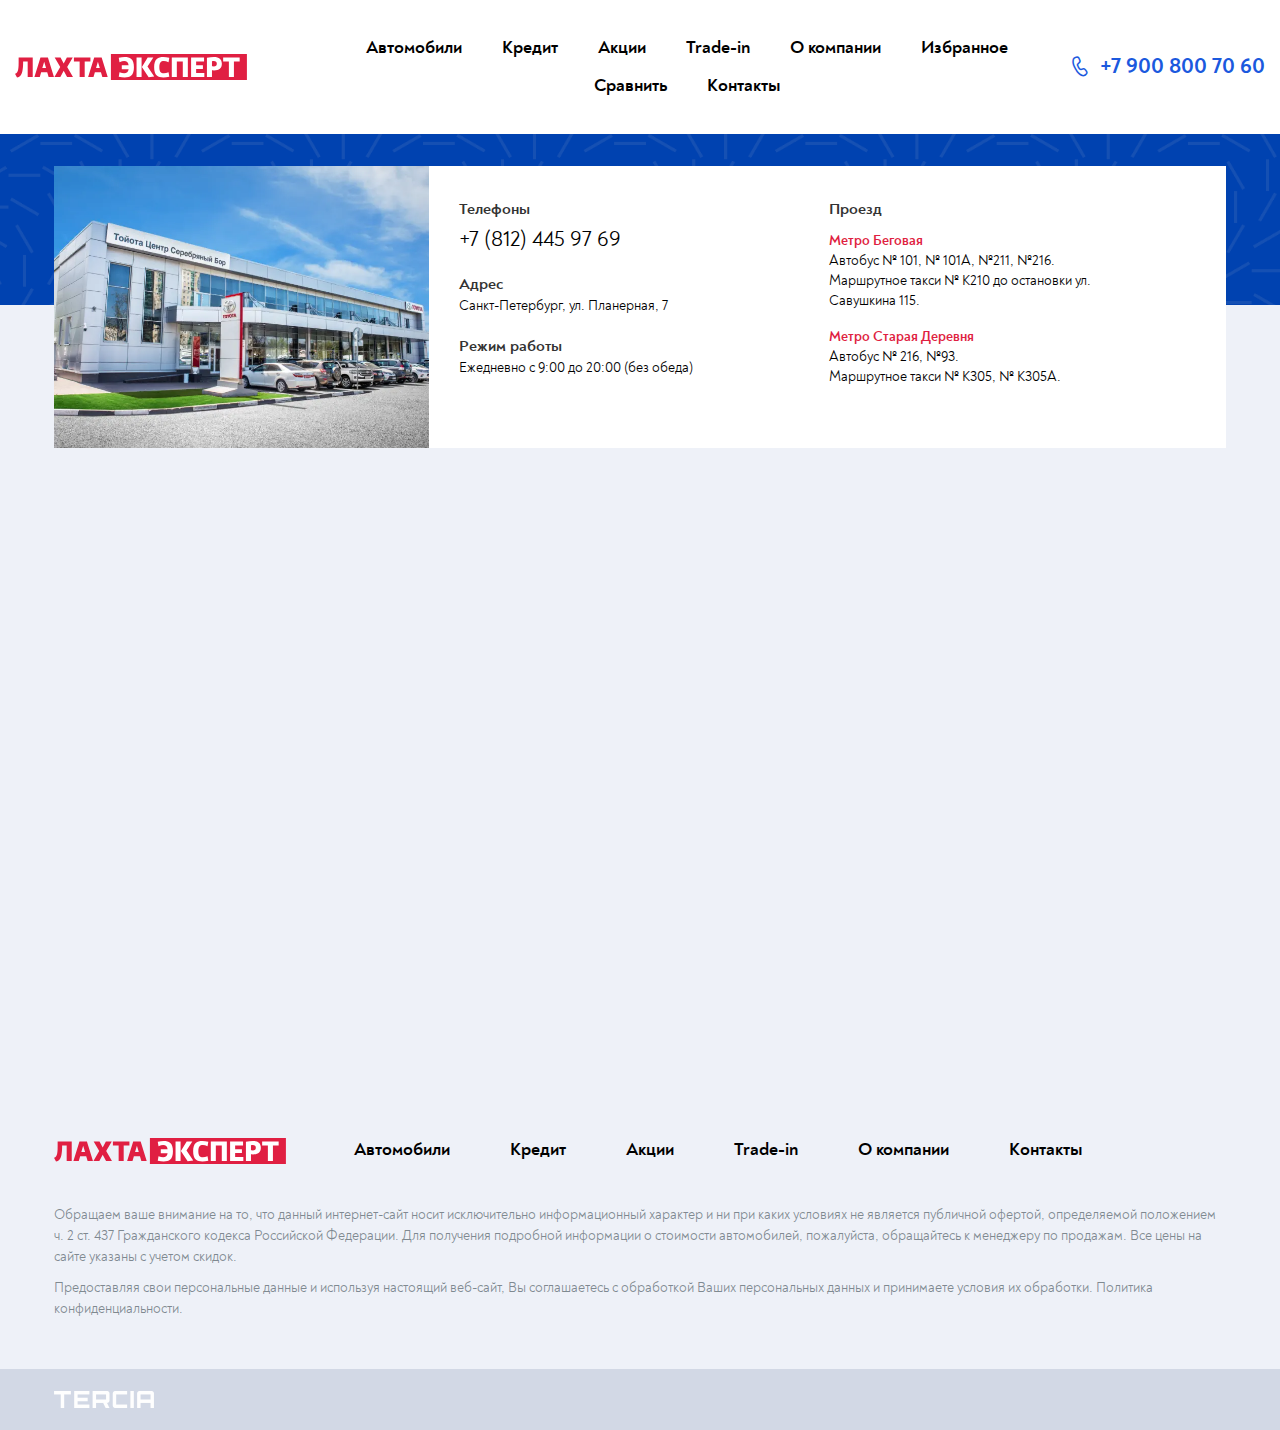
<file: contacts.html>
<!DOCTYPE html>
<html lang="ru">

<head>
	<title>Контакты</title>
	<meta charset="UTF-8">
	<meta name="format-detection" content="telephone=no">
	<!-- <style>body{opacity: 0;}</style> -->
	<link rel="stylesheet" href="css/style.min.css?_v=20250131030934">
	<link rel="shortcut icon" href="favicon.ico">
	<!-- <meta name="robots" content="noindex, nofollow"> -->
	<meta name="viewport" content="width=device-width, initial-scale=1.0">
</head>

<body>
	<div class="wrapper">
		<header data-scroll class="header">
			<div class="header__container">
				<div class="header__content">
					<a href="#" class="header__logo">
						<img src="img/icons/logo.svg" alt="">
					</a>
					<div class="header__body">
						<div class="header__menu menu">
							<button type="button" class="menu__icon icon-menu"><span></span></button>
							<nav class="menu__body">
								<ul>
									<li class="menu__item">
										<a href="#" class="menu__link">
											Автомобили
											<span class="_icon-arrow"></span>
										</a>
										<div class="menu__sublink sublink-menu">
											<div class="sublink-menu__top">
												<div class="sublink-menu__container">
													<div class="sublink-menu__buttons">
														<div class="sublink-menu__back _icon-arrow">Назад</div>
														<div class="sublink-menu__close _icon-close"></div>
													</div>
												</div>
											</div>
											<div class="sublink-menu__contents">
												<div data-tabs class="sublink-menu__tabs">
													<div class="sublink-menu__close _icon-close"></div>
													<nav data-tabs-titles class="sublink-menu__navigation toggle-navigation">
														<button type="button" class="toggle-navigation__title _tab-active">Новые
															автомобили</button>
														<button type="button" class="toggle-navigation__toggle">
															<span class="toggle-navigation__button">
															</span>
														</button>
														<button type="button" class="toggle-navigation__title">Автомобили с
															пробегом</button>
													</nav>
													<div data-tabs-body class="sublink-menu__content">
														<div class="sublink-menu__body">
															<div class="sublink-menu__container">
																<div class="sublink-menu__brands">
																	<div class="brands__body">
																		<div class="brands__column">
																			<a href="#" class="brands__item">
																				<div class="brands__image">
																					<picture><source srcset="img/brands/chevrolet.webp" type="image/webp"><img loading="lazy" src="img/brands/chevrolet.png" alt=""></picture>
																				</div>
																				<div class="brands__titles">
																					<div class="brands__title">Chevrolet
																					</div>
																					<div class="brands__subtitle">15 авто
																					</div>
																				</div>
																			</a>
																		</div>
																		<div class="brands__column">
																			<a href="#" class="brands__item">
																				<div class="brands__image">
																					<picture><source srcset="img/brands/hyundai.webp" type="image/webp"><img loading="lazy" src="img/brands/hyundai.png" alt=""></picture>
																				</div>
																				<div class="brands__titles">
																					<div class="brands__title">Hyundai</div>
																					<div class="brands__subtitle">15 авто
																					</div>
																				</div>
																			</a>
																		</div>
																		<div class="brands__column">
																			<a href="#" class="brands__item">
																				<div class="brands__image">
																					<picture><source srcset="img/brands/volkswagen.webp" type="image/webp"><img loading="lazy" src="img/brands/volkswagen.png" alt=""></picture>
																				</div>
																				<div class="brands__titles">
																					<div class="brands__title">Volkswagen
																					</div>
																					<div class="brands__subtitle">15 авто
																					</div>
																				</div>
																			</a>
																		</div>
																		<div class="brands__column">
																			<a href="#" class="brands__item">
																				<div class="brands__image">
																					<picture><source srcset="img/brands/FAW.webp" type="image/webp"><img loading="lazy" src="img/brands/FAW.png" alt=""></picture>
																				</div>
																				<div class="brands__titles">
																					<div class="brands__title">FAW</div>
																					<div class="brands__subtitle">15 авто
																					</div>
																				</div>
																			</a>
																		</div>
																		<div class="brands__column">
																			<a href="#" class="brands__item">
																				<div class="brands__image">
																					<picture><source srcset="img/brands/nissan.webp" type="image/webp"><img loading="lazy" src="img/brands/nissan.png" alt=""></picture>
																				</div>
																				<div class="brands__titles">
																					<div class="brands__title">Nissan</div>
																					<div class="brands__subtitle">15 авто
																					</div>
																				</div>
																			</a>
																		</div>
																		<div class="brands__column">
																			<a href="#" class="brands__item">
																				<div class="brands__image">
																					<picture><source srcset="img/brands/kia.webp" type="image/webp"><img loading="lazy" src="img/brands/kia.png" alt=""></picture>
																				</div>
																				<div class="brands__titles">
																					<div class="brands__title">Kia</div>
																					<div class="brands__subtitle">15 авто
																					</div>
																				</div>
																			</a>
																		</div>
																		<div class="brands__column">
																			<a href="#" class="brands__item">
																				<div class="brands__image">
																					<picture><source srcset="img/brands/lada.webp" type="image/webp"><img loading="lazy" src="img/brands/lada.png" alt=""></picture>
																				</div>
																				<div class="brands__titles">
																					<div class="brands__title">Lada</div>
																					<div class="brands__subtitle">15 авто
																					</div>
																				</div>
																			</a>
																		</div>
																		<div class="brands__column">
																			<a href="#" class="brands__item">
																				<div class="brands__image">
																					<picture><source srcset="img/brands/skoda.webp" type="image/webp"><img loading="lazy" src="img/brands/skoda.png" alt=""></picture>
																				</div>
																				<div class="brands__titles">
																					<div class="brands__title">Skoda</div>
																					<div class="brands__subtitle">15 авто
																					</div>
																				</div>
																			</a>
																		</div>
																		<div class="brands__column">
																			<a href="#" class="brands__item">
																				<div class="brands__image">
																					<picture><source srcset="img/brands/renault.webp" type="image/webp"><img loading="lazy" src="img/brands/renault.png" alt=""></picture>
																				</div>
																				<div class="brands__titles">
																					<div class="brands__title">Renault</div>
																					<div class="brands__subtitle">15 авто
																					</div>
																				</div>
																			</a>
																		</div>
																		<div class="brands__column">
																			<a href="#" class="brands__item">
																				<div class="brands__image">
																					<picture><source srcset="img/brands/chevrolet.webp" type="image/webp"><img loading="lazy" src="img/brands/chevrolet.png" alt=""></picture>
																				</div>
																				<div class="brands__titles">
																					<div class="brands__title">Chevrolet
																					</div>
																					<div class="brands__subtitle">15 авто
																					</div>
																				</div>
																			</a>
																		</div>
																		<div class="brands__column">
																			<a href="#" class="brands__item">
																				<div class="brands__image">
																					<picture><source srcset="img/brands/hyundai.webp" type="image/webp"><img loading="lazy" src="img/brands/hyundai.png" alt=""></picture>
																				</div>
																				<div class="brands__titles">
																					<div class="brands__title">Hyundai</div>
																					<div class="brands__subtitle">15 авто
																					</div>
																				</div>
																			</a>
																		</div>
																		<div class="brands__column">
																			<a href="#" class="brands__item">
																				<div class="brands__image">
																					<picture><source srcset="img/brands/volkswagen.webp" type="image/webp"><img loading="lazy" src="img/brands/volkswagen.png" alt=""></picture>
																				</div>
																				<div class="brands__titles">
																					<div class="brands__title">Volkswagen
																					</div>
																					<div class="brands__subtitle">15 авто
																					</div>
																				</div>
																			</a>
																		</div>
																		<div class="brands__column">
																			<a href="#" class="brands__item">
																				<div class="brands__image">
																					<picture><source srcset="img/brands/FAW.webp" type="image/webp"><img loading="lazy" src="img/brands/FAW.png" alt=""></picture>
																				</div>
																				<div class="brands__titles">
																					<div class="brands__title">FAW</div>
																					<div class="brands__subtitle">15 авто
																					</div>
																				</div>
																			</a>
																		</div>
																		<div class="brands__column">
																			<a href="#" class="brands__item">
																				<div class="brands__image">
																					<picture><source srcset="img/brands/nissan.webp" type="image/webp"><img loading="lazy" src="img/brands/nissan.png" alt=""></picture>
																				</div>
																				<div class="brands__titles">
																					<div class="brands__title">Nissan</div>
																					<div class="brands__subtitle">15 авто
																					</div>
																				</div>
																			</a>
																		</div>
																	</div>
																</div>
															</div>
														</div>
														<div class="sublink-menu__body toggle-content"></div>
														<div class="sublink-menu__body">
															<div class="sublink-menu__container">
																<div class="sublink-menu__brands">
																	<div class="brands__body">
																		<div class="brands__column">
																			<a href="#" class="brands__item">
																				<div class="brands__image">
																					<picture><source srcset="img/brands/chevrolet.webp" type="image/webp"><img loading="lazy" src="img/brands/chevrolet.png" alt=""></picture>
																				</div>
																				<div class="brands__titles">
																					<div class="brands__title">Chevrolet
																					</div>
																					<div class="brands__subtitle">15 авто
																					</div>
																				</div>
																			</a>
																		</div>
																		<div class="brands__column">
																			<a href="#" class="brands__item">
																				<div class="brands__image">
																					<picture><source srcset="img/brands/hyundai.webp" type="image/webp"><img loading="lazy" src="img/brands/hyundai.png" alt=""></picture>
																				</div>
																				<div class="brands__titles">
																					<div class="brands__title">Hyundai</div>
																					<div class="brands__subtitle">15 авто
																					</div>
																				</div>
																			</a>
																		</div>
																		<div class="brands__column">
																			<a href="#" class="brands__item">
																				<div class="brands__image">
																					<picture><source srcset="img/brands/volkswagen.webp" type="image/webp"><img loading="lazy" src="img/brands/volkswagen.png" alt=""></picture>
																				</div>
																				<div class="brands__titles">
																					<div class="brands__title">Volkswagen
																					</div>
																					<div class="brands__subtitle">15 авто
																					</div>
																				</div>
																			</a>
																		</div>
																		<div class="brands__column">
																			<a href="#" class="brands__item">
																				<div class="brands__image">
																					<picture><source srcset="img/brands/FAW.webp" type="image/webp"><img loading="lazy" src="img/brands/FAW.png" alt=""></picture>
																				</div>
																				<div class="brands__titles">
																					<div class="brands__title">FAW</div>
																					<div class="brands__subtitle">15 авто
																					</div>
																				</div>
																			</a>
																		</div>
																		<div class="brands__column">
																			<a href="#" class="brands__item">
																				<div class="brands__image">
																					<picture><source srcset="img/brands/nissan.webp" type="image/webp"><img loading="lazy" src="img/brands/nissan.png" alt=""></picture>
																				</div>
																				<div class="brands__titles">
																					<div class="brands__title">Nissan</div>
																					<div class="brands__subtitle">15 авто
																					</div>
																				</div>
																			</a>
																		</div>
																		<div class="brands__column">
																			<a href="#" class="brands__item">
																				<div class="brands__image">
																					<picture><source srcset="img/brands/kia.webp" type="image/webp"><img loading="lazy" src="img/brands/kia.png" alt=""></picture>
																				</div>
																				<div class="brands__titles">
																					<div class="brands__title">Kia</div>
																					<div class="brands__subtitle">15 авто
																					</div>
																				</div>
																			</a>
																		</div>
																		<div class="brands__column">
																			<a href="#" class="brands__item">
																				<div class="brands__image">
																					<picture><source srcset="img/brands/lada.webp" type="image/webp"><img loading="lazy" src="img/brands/lada.png" alt=""></picture>
																				</div>
																				<div class="brands__titles">
																					<div class="brands__title">Lada</div>
																					<div class="brands__subtitle">15 авто
																					</div>
																				</div>
																			</a>
																		</div>
																		<div class="brands__column">
																			<a href="#" class="brands__item">
																				<div class="brands__image">
																					<picture><source srcset="img/brands/skoda.webp" type="image/webp"><img loading="lazy" src="img/brands/skoda.png" alt=""></picture>
																				</div>
																				<div class="brands__titles">
																					<div class="brands__title">Skoda</div>
																					<div class="brands__subtitle">15 авто
																					</div>
																				</div>
																			</a>
																		</div>
																		<div class="brands__column">
																			<a href="#" class="brands__item">
																				<div class="brands__image">
																					<picture><source srcset="img/brands/renault.webp" type="image/webp"><img loading="lazy" src="img/brands/renault.png" alt=""></picture>
																				</div>
																				<div class="brands__titles">
																					<div class="brands__title">Renault</div>
																					<div class="brands__subtitle">15 авто
																					</div>
																				</div>
																			</a>
																		</div>
																		<div class="brands__column">
																			<a href="#" class="brands__item">
																				<div class="brands__image">
																					<picture><source srcset="img/brands/chevrolet.webp" type="image/webp"><img loading="lazy" src="img/brands/chevrolet.png" alt=""></picture>
																				</div>
																				<div class="brands__titles">
																					<div class="brands__title">Chevrolet
																					</div>
																					<div class="brands__subtitle">15 авто
																					</div>
																				</div>
																			</a>
																		</div>
																		<div class="brands__column">
																			<a href="#" class="brands__item">
																				<div class="brands__image">
																					<picture><source srcset="img/brands/hyundai.webp" type="image/webp"><img loading="lazy" src="img/brands/hyundai.png" alt=""></picture>
																				</div>
																				<div class="brands__titles">
																					<div class="brands__title">Hyundai</div>
																					<div class="brands__subtitle">15 авто
																					</div>
																				</div>
																			</a>
																		</div>
																		<div class="brands__column">
																			<a href="#" class="brands__item">
																				<div class="brands__image">
																					<picture><source srcset="img/brands/volkswagen.webp" type="image/webp"><img loading="lazy" src="img/brands/volkswagen.png" alt=""></picture>
																				</div>
																				<div class="brands__titles">
																					<div class="brands__title">Volkswagen
																					</div>
																					<div class="brands__subtitle">15 авто
																					</div>
																				</div>
																			</a>
																		</div>
																		<div class="brands__column">
																			<a href="#" class="brands__item">
																				<div class="brands__image">
																					<picture><source srcset="img/brands/FAW.webp" type="image/webp"><img loading="lazy" src="img/brands/FAW.png" alt=""></picture>
																				</div>
																				<div class="brands__titles">
																					<div class="brands__title">FAW</div>
																					<div class="brands__subtitle">15 авто
																					</div>
																				</div>
																			</a>
																		</div>
																		<div class="brands__column">
																			<a href="#" class="brands__item">
																				<div class="brands__image">
																					<picture><source srcset="img/brands/nissan.webp" type="image/webp"><img loading="lazy" src="img/brands/nissan.png" alt=""></picture>
																				</div>
																				<div class="brands__titles">
																					<div class="brands__title">Nissan</div>
																					<div class="brands__subtitle">15 авто
																					</div>
																				</div>
																			</a>
																		</div>
																		<div class="brands__column">
																			<a href="#" class="brands__item">
																				<div class="brands__image">
																					<picture><source srcset="img/brands/kia.webp" type="image/webp"><img loading="lazy" src="img/brands/kia.png" alt=""></picture>
																				</div>
																				<div class="brands__titles">
																					<div class="brands__title">Kia</div>
																					<div class="brands__subtitle">15 авто
																					</div>
																				</div>
																			</a>
																		</div>
																		<div class="brands__column">
																			<a href="#" class="brands__item">
																				<div class="brands__image">
																					<picture><source srcset="img/brands/volkswagen.webp" type="image/webp"><img loading="lazy" src="img/brands/volkswagen.png" alt=""></picture>
																				</div>
																				<div class="brands__titles">
																					<div class="brands__title">Volkswagen
																					</div>
																					<div class="brands__subtitle">15 авто
																					</div>
																				</div>
																			</a>
																		</div>
																		<div class="brands__column">
																			<a href="#" class="brands__item">
																				<div class="brands__image">
																					<picture><source srcset="img/brands/FAW.webp" type="image/webp"><img loading="lazy" src="img/brands/FAW.png" alt=""></picture>
																				</div>
																				<div class="brands__titles">
																					<div class="brands__title">FAW</div>
																					<div class="brands__subtitle">15 авто
																					</div>
																				</div>
																			</a>
																		</div>
																		<div class="brands__column">
																			<a href="#" class="brands__item">
																				<div class="brands__image">
																					<picture><source srcset="img/brands/skoda.webp" type="image/webp"><img loading="lazy" src="img/brands/skoda.png" alt=""></picture>
																				</div>
																				<div class="brands__titles">
																					<div class="brands__title">Skoda</div>
																					<div class="brands__subtitle">15 авто
																					</div>
																				</div>
																			</a>
																		</div>
																	</div>
																</div>
															</div>
														</div>
													</div>
												</div>
											</div>
										</div>
									</li>
									<li class="menu__item">
										<a href="#" class="menu__link">Кредит</a>
									</li>
									<li class="menu__item">
										<a href="#" class="menu__link">Акции</a>
									</li>
									<li class="menu__item">
										<a href="#" class="menu__link">Trade-in</a>
									</li>
									<li class="menu__item">
										<a href="#" class="menu__link">О компании</a>
									</li>
									<li class="menu__item">
										<a href="#" class="menu__link">Избранное</a>
									</li>
									<li class="menu__item">
										<a href="#" class="menu__link">Сравнить</a>
									</li>
									<li class="menu__item">
										<a href="#" class="menu__link">Контакты</a>
									</li>
								</ul>
							</nav>
						</div>
						<div class="header__contacts">
							<a href="tel:79008007060" class="_icon-phone"><span>+7 900 800 70 60</span></a>
						</div>
					</div>
				</div>
			</div>
		</header>
		<main class="page">
			<div class="page__contacts contacts">
				<div class="contacts__top">
					<picture><source srcset="img/main-home-bg.webp" type="image/webp"><img src="img/main-home-bg.png" alt="" class="contacts__bg"></picture>
				</div>
				<div class="contacts__container">
					<div class="contacts__titles">
						<div class="contacts__breadcrambs breadcrambs">
							<div class="breadcrambs__content">
								<ul>
									<li>
										<a href="#">
											Лахта Эксперт
											<span>/</span>
										</a>
									</li>
									<li><span>Контакты</span></li>
								</ul>
							</div>
						</div>
						<h1>Автоцентр Лахта</h1>
					</div>
					<div class="contacts__content">
						<div class="contacts__image">
							<picture><source srcset="img/contacts.webp" type="image/webp"><img src="img/contacts.png" alt=""></picture>
						</div>
						<div class="contacts__body">
							<div class="contacts__left left-contacts">
								<div class="left-contacts__column">
									<div class="left-contacts__title">Телефоны</div>
									<a href="tel:78124459769" class="left-contacts__subtitle">+7 (812) 445 97 69</a>
								</div>
								<div class="left-contacts__column">
									<div class="left-contacts__title">Адрес</div>
									<div class="left-contacts__subtitle">Санкт-Петербург, ул.
										Планерная, 7</div>
								</div>
								<div class="left-contacts__column">
									<div class="left-contacts__title">Режим работы</div>
									<div class="left-contacts__subtitle">Ежедневно с 9:00 до 20:00 (без обеда)</div>
								</div>
							</div>
							<div class="contacts__right right-contacts">
								<div class="right-contacts__column">
									<div class="right-contacts__title">Проезд</div>
								</div>
								<div class="right-contacts__column">
									<div class="right-contacts__transport">
										<span>Метро Беговая</span>
										<p>
											Автобус № 101, № 101А, №211, №216.
										</p>
										<p>
											Маршрутное такси № К210 до
											остановки ул.
											Савушкина 115.
										</p>
									</div>
								</div>
								<div class="right-contacts__column">
									<div class="right-contacts__transport">
										<span>Метро Старая Деревня</span>
										<p>
											Автобус № 216, №93.
										</p>
										<p>
											Маршрутное такси № К305, № К305А.
										</p>
									</div>
								</div>
							</div>
						</div>
					</div>
					<div class="contacts__map map">
						<div id="map"></div>
					</div>
				</div>
			</div>
		</main>
		<footer class="footer">
			<div class="footer__top">
				<div class="footer__container">
					<div class="footer__body">
						<a href="#" class="footer__logo">
							<img loading="lazy" src="img/icons/logo.svg" alt="">
						</a>
						<ul>
							<li>
								<a href="#">Автомобили</a>
							</li>
							<li>
								<a href="#">Кредит</a>
							</li>
							<li>
								<a href="#">Акции</a>
							</li>
							<li>
								<a href="#">Trade-in</a>
							</li>
							<li>
								<a href="#">О компании</a>
							</li>
							<li>
								<a href="#">Контакты</a>
							</li>
						</ul>
					</div>
					<div class="footer__text">
						<p>
							Обращаем ваше внимание на то, что данный интернет-сайт носит исключительно информационный характер и
							ни при каких условиях не является публичной офертой, определяемой положением ч. 2 ст. 437
							Гражданского кодекса Российской Федерации. Для получения подробной информации о стоимости
							автомобилей, пожалуйста, обращайтесь к менеджеру по продажам. Все цены на сайте указаны с учетом
							скидок.
						</p>
						<p>
							Предоставляя свои персональные данные и используя настоящий веб-сайт, Вы соглашаетесь с
							обработкой Ваших персональных данных и принимаете условия их обработки. Политика конфиденциальности.
						</p>
					</div>
				</div>
			</div>
			<div class="footer__bottom">
				<div class="footer__container">
					<img loading="lazy" src="img/icons/terciya-logo.svg" alt="">
				</div>
			</div>
		</footer>
	</div>
	<script src="https://api-maps.yandex.ru/2.1/?apikey=ваш API-ключ&amp;lang=ru_RU&amp;_v=20240623012845&_v=20250131030934"></script>
	<script src="js/app.min.js?_v=20250131030934"></script>
</body>

</html>
</file>
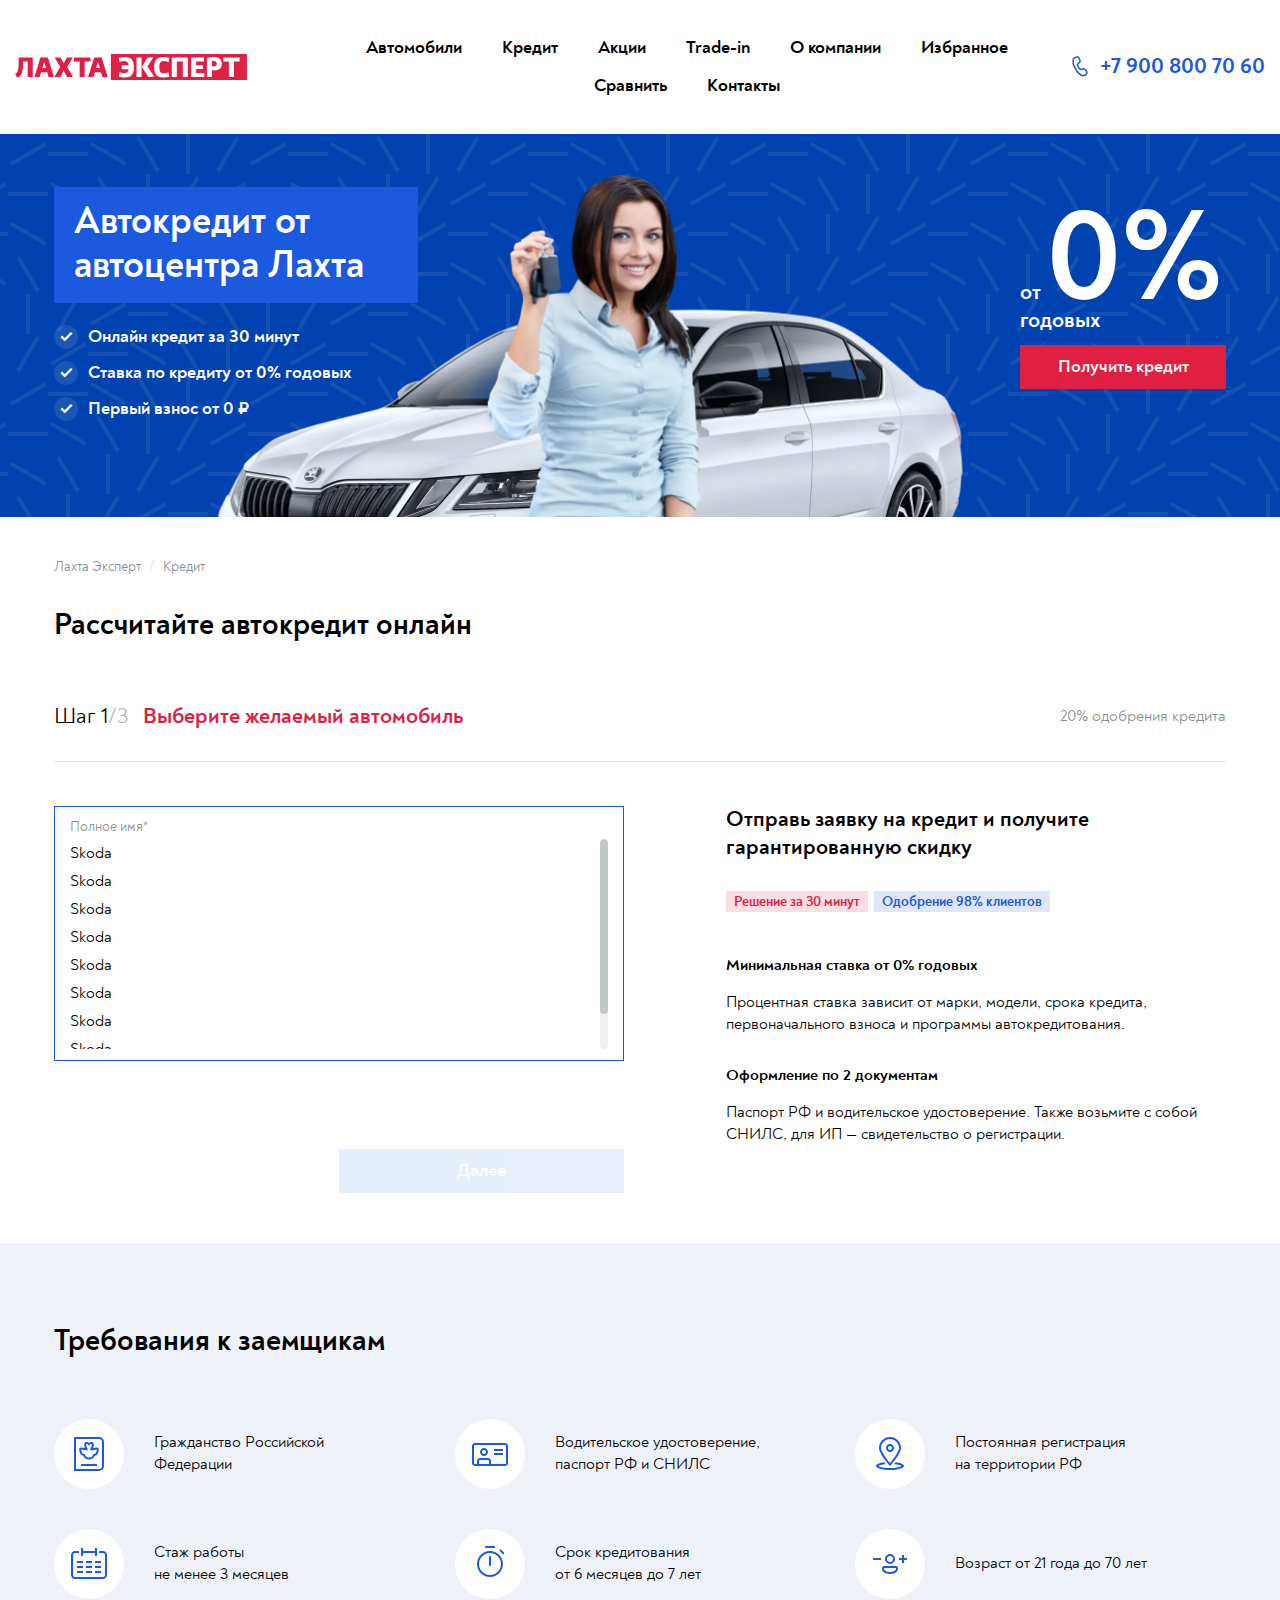
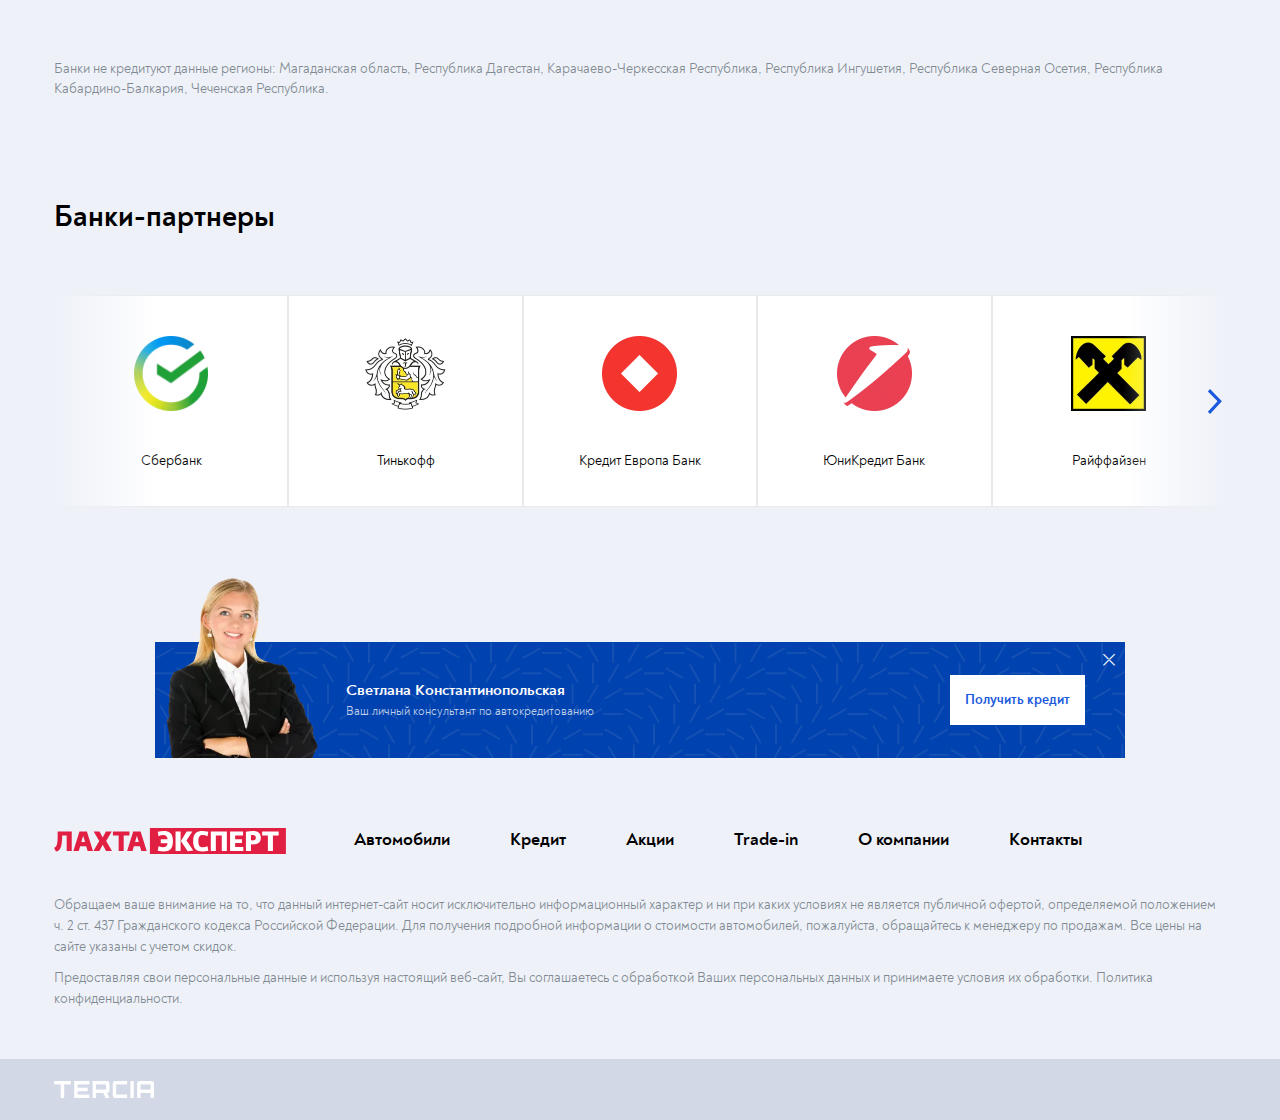
<file: credit.html>
<!DOCTYPE html>
<html lang="ru">

<head>
	<title>Автокредит</title>
	<meta charset="UTF-8">
	<meta name="format-detection" content="telephone=no">
	<!-- <style>body{opacity: 0;}</style> -->
	<link rel="stylesheet" href="css/style.min.css?_v=20250131033925">
	<link rel="shortcut icon" href="favicon.ico">
	<!-- <meta name="robots" content="noindex, nofollow"> -->
	<meta name="viewport" content="width=device-width, initial-scale=1.0">
</head>

<body>
	<div class="wrapper">
		<header data-scroll class="header">
			<div class="header__container">
				<div class="header__content">
					<a href="#" class="header__logo">
						<img src="img/icons/logo.svg" alt="">
					</a>
					<div class="header__body">
						<div class="header__menu menu">
							<button type="button" class="menu__icon icon-menu"><span></span></button>
							<nav class="menu__body">
								<ul>
									<li class="menu__item">
										<a href="#" class="menu__link">
											Автомобили
											<span class="_icon-arrow"></span>
										</a>
										<div class="menu__sublink sublink-menu">
											<div class="sublink-menu__top">
												<div class="sublink-menu__container">
													<div class="sublink-menu__buttons">
														<div class="sublink-menu__back _icon-arrow">Назад</div>
														<div class="sublink-menu__close _icon-close"></div>
													</div>
												</div>
											</div>
											<div class="sublink-menu__contents">
												<div data-tabs class="sublink-menu__tabs">
													<div class="sublink-menu__close _icon-close"></div>
													<nav data-tabs-titles class="sublink-menu__navigation toggle-navigation">
														<button type="button" class="toggle-navigation__title _tab-active">Новые
															автомобили</button>
														<button type="button" class="toggle-navigation__toggle">
															<span class="toggle-navigation__button">
															</span>
														</button>
														<button type="button" class="toggle-navigation__title">Автомобили с
															пробегом</button>
													</nav>
													<div data-tabs-body class="sublink-menu__content">
														<div class="sublink-menu__body">
															<div class="sublink-menu__container">
																<div class="sublink-menu__brands">
																	<div class="brands__body">
																		<div class="brands__column">
																			<a href="#" class="brands__item">
																				<div class="brands__image">
																					<picture><source srcset="img/brands/chevrolet.webp" type="image/webp"><img loading="lazy" src="img/brands/chevrolet.png" alt=""></picture>
																				</div>
																				<div class="brands__titles">
																					<div class="brands__title">Chevrolet
																					</div>
																					<div class="brands__subtitle">15 авто
																					</div>
																				</div>
																			</a>
																		</div>
																		<div class="brands__column">
																			<a href="#" class="brands__item">
																				<div class="brands__image">
																					<picture><source srcset="img/brands/hyundai.webp" type="image/webp"><img loading="lazy" src="img/brands/hyundai.png" alt=""></picture>
																				</div>
																				<div class="brands__titles">
																					<div class="brands__title">Hyundai</div>
																					<div class="brands__subtitle">15 авто
																					</div>
																				</div>
																			</a>
																		</div>
																		<div class="brands__column">
																			<a href="#" class="brands__item">
																				<div class="brands__image">
																					<picture><source srcset="img/brands/volkswagen.webp" type="image/webp"><img loading="lazy" src="img/brands/volkswagen.png" alt=""></picture>
																				</div>
																				<div class="brands__titles">
																					<div class="brands__title">Volkswagen
																					</div>
																					<div class="brands__subtitle">15 авто
																					</div>
																				</div>
																			</a>
																		</div>
																		<div class="brands__column">
																			<a href="#" class="brands__item">
																				<div class="brands__image">
																					<picture><source srcset="img/brands/FAW.webp" type="image/webp"><img loading="lazy" src="img/brands/FAW.png" alt=""></picture>
																				</div>
																				<div class="brands__titles">
																					<div class="brands__title">FAW</div>
																					<div class="brands__subtitle">15 авто
																					</div>
																				</div>
																			</a>
																		</div>
																		<div class="brands__column">
																			<a href="#" class="brands__item">
																				<div class="brands__image">
																					<picture><source srcset="img/brands/nissan.webp" type="image/webp"><img loading="lazy" src="img/brands/nissan.png" alt=""></picture>
																				</div>
																				<div class="brands__titles">
																					<div class="brands__title">Nissan</div>
																					<div class="brands__subtitle">15 авто
																					</div>
																				</div>
																			</a>
																		</div>
																		<div class="brands__column">
																			<a href="#" class="brands__item">
																				<div class="brands__image">
																					<picture><source srcset="img/brands/kia.webp" type="image/webp"><img loading="lazy" src="img/brands/kia.png" alt=""></picture>
																				</div>
																				<div class="brands__titles">
																					<div class="brands__title">Kia</div>
																					<div class="brands__subtitle">15 авто
																					</div>
																				</div>
																			</a>
																		</div>
																		<div class="brands__column">
																			<a href="#" class="brands__item">
																				<div class="brands__image">
																					<picture><source srcset="img/brands/lada.webp" type="image/webp"><img loading="lazy" src="img/brands/lada.png" alt=""></picture>
																				</div>
																				<div class="brands__titles">
																					<div class="brands__title">Lada</div>
																					<div class="brands__subtitle">15 авто
																					</div>
																				</div>
																			</a>
																		</div>
																		<div class="brands__column">
																			<a href="#" class="brands__item">
																				<div class="brands__image">
																					<picture><source srcset="img/brands/skoda.webp" type="image/webp"><img loading="lazy" src="img/brands/skoda.png" alt=""></picture>
																				</div>
																				<div class="brands__titles">
																					<div class="brands__title">Skoda</div>
																					<div class="brands__subtitle">15 авто
																					</div>
																				</div>
																			</a>
																		</div>
																		<div class="brands__column">
																			<a href="#" class="brands__item">
																				<div class="brands__image">
																					<picture><source srcset="img/brands/renault.webp" type="image/webp"><img loading="lazy" src="img/brands/renault.png" alt=""></picture>
																				</div>
																				<div class="brands__titles">
																					<div class="brands__title">Renault</div>
																					<div class="brands__subtitle">15 авто
																					</div>
																				</div>
																			</a>
																		</div>
																		<div class="brands__column">
																			<a href="#" class="brands__item">
																				<div class="brands__image">
																					<picture><source srcset="img/brands/chevrolet.webp" type="image/webp"><img loading="lazy" src="img/brands/chevrolet.png" alt=""></picture>
																				</div>
																				<div class="brands__titles">
																					<div class="brands__title">Chevrolet
																					</div>
																					<div class="brands__subtitle">15 авто
																					</div>
																				</div>
																			</a>
																		</div>
																		<div class="brands__column">
																			<a href="#" class="brands__item">
																				<div class="brands__image">
																					<picture><source srcset="img/brands/hyundai.webp" type="image/webp"><img loading="lazy" src="img/brands/hyundai.png" alt=""></picture>
																				</div>
																				<div class="brands__titles">
																					<div class="brands__title">Hyundai</div>
																					<div class="brands__subtitle">15 авто
																					</div>
																				</div>
																			</a>
																		</div>
																		<div class="brands__column">
																			<a href="#" class="brands__item">
																				<div class="brands__image">
																					<picture><source srcset="img/brands/volkswagen.webp" type="image/webp"><img loading="lazy" src="img/brands/volkswagen.png" alt=""></picture>
																				</div>
																				<div class="brands__titles">
																					<div class="brands__title">Volkswagen
																					</div>
																					<div class="brands__subtitle">15 авто
																					</div>
																				</div>
																			</a>
																		</div>
																		<div class="brands__column">
																			<a href="#" class="brands__item">
																				<div class="brands__image">
																					<picture><source srcset="img/brands/FAW.webp" type="image/webp"><img loading="lazy" src="img/brands/FAW.png" alt=""></picture>
																				</div>
																				<div class="brands__titles">
																					<div class="brands__title">FAW</div>
																					<div class="brands__subtitle">15 авто
																					</div>
																				</div>
																			</a>
																		</div>
																		<div class="brands__column">
																			<a href="#" class="brands__item">
																				<div class="brands__image">
																					<picture><source srcset="img/brands/nissan.webp" type="image/webp"><img loading="lazy" src="img/brands/nissan.png" alt=""></picture>
																				</div>
																				<div class="brands__titles">
																					<div class="brands__title">Nissan</div>
																					<div class="brands__subtitle">15 авто
																					</div>
																				</div>
																			</a>
																		</div>
																	</div>
																</div>
															</div>
														</div>
														<div class="sublink-menu__body toggle-content"></div>
														<div class="sublink-menu__body">
															<div class="sublink-menu__container">
																<div class="sublink-menu__brands">
																	<div class="brands__body">
																		<div class="brands__column">
																			<a href="#" class="brands__item">
																				<div class="brands__image">
																					<picture><source srcset="img/brands/chevrolet.webp" type="image/webp"><img loading="lazy" src="img/brands/chevrolet.png" alt=""></picture>
																				</div>
																				<div class="brands__titles">
																					<div class="brands__title">Chevrolet
																					</div>
																					<div class="brands__subtitle">15 авто
																					</div>
																				</div>
																			</a>
																		</div>
																		<div class="brands__column">
																			<a href="#" class="brands__item">
																				<div class="brands__image">
																					<picture><source srcset="img/brands/hyundai.webp" type="image/webp"><img loading="lazy" src="img/brands/hyundai.png" alt=""></picture>
																				</div>
																				<div class="brands__titles">
																					<div class="brands__title">Hyundai</div>
																					<div class="brands__subtitle">15 авто
																					</div>
																				</div>
																			</a>
																		</div>
																		<div class="brands__column">
																			<a href="#" class="brands__item">
																				<div class="brands__image">
																					<picture><source srcset="img/brands/volkswagen.webp" type="image/webp"><img loading="lazy" src="img/brands/volkswagen.png" alt=""></picture>
																				</div>
																				<div class="brands__titles">
																					<div class="brands__title">Volkswagen
																					</div>
																					<div class="brands__subtitle">15 авто
																					</div>
																				</div>
																			</a>
																		</div>
																		<div class="brands__column">
																			<a href="#" class="brands__item">
																				<div class="brands__image">
																					<picture><source srcset="img/brands/FAW.webp" type="image/webp"><img loading="lazy" src="img/brands/FAW.png" alt=""></picture>
																				</div>
																				<div class="brands__titles">
																					<div class="brands__title">FAW</div>
																					<div class="brands__subtitle">15 авто
																					</div>
																				</div>
																			</a>
																		</div>
																		<div class="brands__column">
																			<a href="#" class="brands__item">
																				<div class="brands__image">
																					<picture><source srcset="img/brands/nissan.webp" type="image/webp"><img loading="lazy" src="img/brands/nissan.png" alt=""></picture>
																				</div>
																				<div class="brands__titles">
																					<div class="brands__title">Nissan</div>
																					<div class="brands__subtitle">15 авто
																					</div>
																				</div>
																			</a>
																		</div>
																		<div class="brands__column">
																			<a href="#" class="brands__item">
																				<div class="brands__image">
																					<picture><source srcset="img/brands/kia.webp" type="image/webp"><img loading="lazy" src="img/brands/kia.png" alt=""></picture>
																				</div>
																				<div class="brands__titles">
																					<div class="brands__title">Kia</div>
																					<div class="brands__subtitle">15 авто
																					</div>
																				</div>
																			</a>
																		</div>
																		<div class="brands__column">
																			<a href="#" class="brands__item">
																				<div class="brands__image">
																					<picture><source srcset="img/brands/lada.webp" type="image/webp"><img loading="lazy" src="img/brands/lada.png" alt=""></picture>
																				</div>
																				<div class="brands__titles">
																					<div class="brands__title">Lada</div>
																					<div class="brands__subtitle">15 авто
																					</div>
																				</div>
																			</a>
																		</div>
																		<div class="brands__column">
																			<a href="#" class="brands__item">
																				<div class="brands__image">
																					<picture><source srcset="img/brands/skoda.webp" type="image/webp"><img loading="lazy" src="img/brands/skoda.png" alt=""></picture>
																				</div>
																				<div class="brands__titles">
																					<div class="brands__title">Skoda</div>
																					<div class="brands__subtitle">15 авто
																					</div>
																				</div>
																			</a>
																		</div>
																		<div class="brands__column">
																			<a href="#" class="brands__item">
																				<div class="brands__image">
																					<picture><source srcset="img/brands/renault.webp" type="image/webp"><img loading="lazy" src="img/brands/renault.png" alt=""></picture>
																				</div>
																				<div class="brands__titles">
																					<div class="brands__title">Renault</div>
																					<div class="brands__subtitle">15 авто
																					</div>
																				</div>
																			</a>
																		</div>
																		<div class="brands__column">
																			<a href="#" class="brands__item">
																				<div class="brands__image">
																					<picture><source srcset="img/brands/chevrolet.webp" type="image/webp"><img loading="lazy" src="img/brands/chevrolet.png" alt=""></picture>
																				</div>
																				<div class="brands__titles">
																					<div class="brands__title">Chevrolet
																					</div>
																					<div class="brands__subtitle">15 авто
																					</div>
																				</div>
																			</a>
																		</div>
																		<div class="brands__column">
																			<a href="#" class="brands__item">
																				<div class="brands__image">
																					<picture><source srcset="img/brands/hyundai.webp" type="image/webp"><img loading="lazy" src="img/brands/hyundai.png" alt=""></picture>
																				</div>
																				<div class="brands__titles">
																					<div class="brands__title">Hyundai</div>
																					<div class="brands__subtitle">15 авто
																					</div>
																				</div>
																			</a>
																		</div>
																		<div class="brands__column">
																			<a href="#" class="brands__item">
																				<div class="brands__image">
																					<picture><source srcset="img/brands/volkswagen.webp" type="image/webp"><img loading="lazy" src="img/brands/volkswagen.png" alt=""></picture>
																				</div>
																				<div class="brands__titles">
																					<div class="brands__title">Volkswagen
																					</div>
																					<div class="brands__subtitle">15 авто
																					</div>
																				</div>
																			</a>
																		</div>
																		<div class="brands__column">
																			<a href="#" class="brands__item">
																				<div class="brands__image">
																					<picture><source srcset="img/brands/FAW.webp" type="image/webp"><img loading="lazy" src="img/brands/FAW.png" alt=""></picture>
																				</div>
																				<div class="brands__titles">
																					<div class="brands__title">FAW</div>
																					<div class="brands__subtitle">15 авто
																					</div>
																				</div>
																			</a>
																		</div>
																		<div class="brands__column">
																			<a href="#" class="brands__item">
																				<div class="brands__image">
																					<picture><source srcset="img/brands/nissan.webp" type="image/webp"><img loading="lazy" src="img/brands/nissan.png" alt=""></picture>
																				</div>
																				<div class="brands__titles">
																					<div class="brands__title">Nissan</div>
																					<div class="brands__subtitle">15 авто
																					</div>
																				</div>
																			</a>
																		</div>
																		<div class="brands__column">
																			<a href="#" class="brands__item">
																				<div class="brands__image">
																					<picture><source srcset="img/brands/kia.webp" type="image/webp"><img loading="lazy" src="img/brands/kia.png" alt=""></picture>
																				</div>
																				<div class="brands__titles">
																					<div class="brands__title">Kia</div>
																					<div class="brands__subtitle">15 авто
																					</div>
																				</div>
																			</a>
																		</div>
																		<div class="brands__column">
																			<a href="#" class="brands__item">
																				<div class="brands__image">
																					<picture><source srcset="img/brands/volkswagen.webp" type="image/webp"><img loading="lazy" src="img/brands/volkswagen.png" alt=""></picture>
																				</div>
																				<div class="brands__titles">
																					<div class="brands__title">Volkswagen
																					</div>
																					<div class="brands__subtitle">15 авто
																					</div>
																				</div>
																			</a>
																		</div>
																		<div class="brands__column">
																			<a href="#" class="brands__item">
																				<div class="brands__image">
																					<picture><source srcset="img/brands/FAW.webp" type="image/webp"><img loading="lazy" src="img/brands/FAW.png" alt=""></picture>
																				</div>
																				<div class="brands__titles">
																					<div class="brands__title">FAW</div>
																					<div class="brands__subtitle">15 авто
																					</div>
																				</div>
																			</a>
																		</div>
																		<div class="brands__column">
																			<a href="#" class="brands__item">
																				<div class="brands__image">
																					<picture><source srcset="img/brands/skoda.webp" type="image/webp"><img loading="lazy" src="img/brands/skoda.png" alt=""></picture>
																				</div>
																				<div class="brands__titles">
																					<div class="brands__title">Skoda</div>
																					<div class="brands__subtitle">15 авто
																					</div>
																				</div>
																			</a>
																		</div>
																	</div>
																</div>
															</div>
														</div>
													</div>
												</div>
											</div>
										</div>
									</li>
									<li class="menu__item">
										<a href="#" class="menu__link">Кредит</a>
									</li>
									<li class="menu__item">
										<a href="#" class="menu__link">Акции</a>
									</li>
									<li class="menu__item">
										<a href="#" class="menu__link">Trade-in</a>
									</li>
									<li class="menu__item">
										<a href="#" class="menu__link">О компании</a>
									</li>
									<li class="menu__item">
										<a href="#" class="menu__link">Избранное</a>
									</li>
									<li class="menu__item">
										<a href="#" class="menu__link">Сравнить</a>
									</li>
									<li class="menu__item">
										<a href="#" class="menu__link">Контакты</a>
									</li>
								</ul>
							</nav>
						</div>
						<div class="header__contacts">
							<a href="tel:79008007060" class="_icon-phone"><span>+7 900 800 70 60</span></a>
						</div>
					</div>
				</div>
			</div>
		</header>
		<main class="page">
			<div class="page__banner banner">
				<picture><source srcset="img/main-home-bg.webp" type="image/webp"><img src="img/main-home-bg.png" alt="" class="banner__bg"></picture>
				<div class="banner__container">
					<div class="banner__image">
						<picture><source srcset="img/banner-image-1.webp" type="image/webp"><img src="img/banner-image-1.png" alt=""></picture>
					</div>
					<div class="banner__content">
						<div class="banner__left">
							<div class="banner__top">
								<div class="banner__title">
									Автокредит от автоцентра Лахта
								</div>
								<div data-da=".banner__right, 991.98" class="banner__list">
									<ul>
										<li>
											<div class="banner__icon _icon-check-2"></div>
											<span>Онлайн кредит за 30 минут</span>
										</li>
										<li>
											<div class="banner__icon _icon-check-2"></div>
											<span>Ставка по кредиту от 0% годовых</span>
										</li>
										<li>
											<div class="banner__icon _icon-check-2"></div>
											<span>Первый взнос от 0 ₽</span>
										</li>
									</ul>
								</div>
							</div>
						</div>
						<div class="banner__right">
							<div data-da=".banner__top, 991.98, last" class="banner__items">
								<div class="banner__percent">
									от<span>0%</span>
									<br>
									годовых
								</div>
								<a href="#" data-da=".banner__right, 767.98" class="banner__button button-red"><span>Получить
										кредит</span></a>
							</div>
						</div>
					</div>
				</div>
			</div>
			<div class="page__credit credit">
				<div class="credit__container">
					<div class="credit__top">
						<div class="credit__breadcrambs breadcrambs">
							<div class="breadcrambs__content">
								<ul>
									<li>
										<a href="#">
											Лахта Эксперт
											<span>/</span>
										</a>
									</li>
									<li><span>Кредит</span></li>
								</ul>
							</div>
						</div>
						<h1>Рассчитайте автокредит онлайн</h1>
					</div>
					<div class="credit__bottom">
						<form action="#" class="credit__body">
							<div class="credit__step-1 step-credit _active">
								<div class="step-credit__top">
									<div class="step-credit__titles">
										<div class="step-credit__number">Шаг 1<span>/3</span></div>
										<div class="step-credit__title">
											Выберите желаемый автомобиль
										</div>
									</div>
									<span>20% одобрения кредита</span>
								</div>
								<div class="step-credit__content">
									<div class="step-credit__body">
										<div class="step-credit__forms">
											<div class="step-credit__name">Полное имя*</div>
											<div data-simplebar class="step-credit__simplebar">
												<div class="step-credit__options">
													<div class="options__item">
														<input data-required hidden id="o_1" class="options__input" type="radio" value="1" name="option">
														<label for="o_1" class="options__label"><span class="options__text">Skoda</span></label>
													</div>
													<div class="options__item">
														<input data-required hidden id="o_2" class="options__input" type="radio" value="2" name="option">
														<label for="o_2" class="options__label"><span class="options__text">Skoda</span></label>
													</div>
													<div class="options__item">
														<input data-required hidden id="o_3" class="options__input" type="radio" value="3" name="option">
														<label for="o_3" class="options__label"><span class="options__text">Skoda</span></label>
													</div>
													<div class="options__item">
														<input data-required hidden id="o_4" class="options__input" type="radio" value="4" name="option">
														<label for="o_4" class="options__label"><span class="options__text">Skoda</span></label>
													</div>
													<div class="options__item">
														<input data-required hidden id="o_5" class="options__input" type="radio" value="5" name="option">
														<label for="o_5" class="options__label"><span class="options__text">Skoda</span></label>
													</div>
													<div class="options__item">
														<input data-required hidden id="o_6" class="options__input" type="radio" value="6" name="option">
														<label for="o_6" class="options__label"><span class="options__text">Skoda</span></label>
													</div>
													<div class="options__item">
														<input data-required hidden id="o_7" class="options__input" type="radio" value="7" name="option">
														<label for="o_7" class="options__label"><span class="options__text">Skoda</span></label>
													</div>
													<div class="options__item">
														<input data-required hidden id="o_8" class="options__input" type="radio" value="8" name="option">
														<label for="o_8" class="options__label"><span class="options__text">Skoda</span></label>
													</div>
													<div class="options__item">
														<input data-required hidden id="o_9" class="options__input" type="radio" value="9" name="option">
														<label for="o_9" class="options__label"><span class="options__text">Skoda</span></label>
													</div>
												</div>
											</div>
										</div>
										<div class="step-credit__forms-tabs">
											<div class="forms-tabs__inputs">
												<div class="forms-tabs__select select">
													<div class="select__menu">
														<div class="select__btn">
															<div class="select__btntext filled">
																<input data-required id="cars" autocomplete="off" type="text" name="form[]" value="Lada (ВАЗ)">
																<label for="cars">Выберите марку<span>*</span></label>
																<div class="select__arrow _icon-arrow"></div>
															</div>
														</div>
														<div class="select__body">
															<div class="select__top top-select">
																<div class="top-select__title">Выберите марку</div>
																<div class="top-select__close select-close _icon-close">
																</div>
															</div>
															<div class="select__options">
																<div class="select__option _active">
																	<div class="select__option-text">Lada (ВАЗ)
																	</div>
																</div>
																<div class="select__option">
																	<div class="select__option-text">
																		Lada_2
																	</div>
																</div>
																<div class="select__option">
																	<div class="select__option-text">Lada_3</div>
																</div>
															</div>
														</div>
													</div>
												</div>
											</div>
											<div class="forms-tabs__inputs">
												<div class="forms-tabs__select select">
													<div class="select__menu">
														<div class="select__btn">
															<div class="select__btntext">
																<input data-required id="model" autocomplete="off" type="text" name="form[]">
																<label for="model">Выберите модель<span>*</span></label>
																<div class="select__arrow _icon-arrow"></div>
															</div>
														</div>
														<div class="select__body">
															<div class="select__top top-select">
																<div class="top-select__title">Выберите модель</div>
																<div class="top-select__close select-close _icon-close">
																</div>
															</div>
															<div class="select__options">
																<div class="select__option">
																	<div class="select__option-text">Lada (ВАЗ)
																	</div>
																</div>
																<div class="select__option">
																	<div class="select__option-text">
																		Lada_2
																	</div>
																</div>
																<div class="select__option">
																	<div class="select__option-text">Lada_3</div>
																</div>
															</div>
														</div>
													</div>
												</div>
											</div>
											<div class="forms-tabs__inputs">
												<div class="forms-tabs__select select">
													<div class="select__menu">
														<div class="select__btn">
															<div class="select__btntext">
																<input data-required id="option" autocomplete="off" type="text" name="form[]">
																<label for="option">Выберите
																	комплектацию<span>*</span></label>
																<div class="select__arrow _icon-arrow"></div>
															</div>
														</div>
														<div class="select__body">
															<div class="select__top top-select">
																<div class="top-select__delete">
																	Отмена
																</div>
																<div class="top-select__title strong">Компленктация
																</div>
																<div class="top-select__close select-close">Готово</div>
															</div>
															<div class="select__options">
																<div class="select__option">
																	<div class="select__option-text">Lada (ВАЗ)
																	</div>
																</div>
																<div class="select__option">
																	<div class="select__option-text">
																		Lada_2
																	</div>
																</div>
																<div class="select__option">
																	<div class="select__option-text">Lada_3</div>
																</div>
															</div>
														</div>
													</div>
												</div>
											</div>
										</div>
										<div class="step-credit__buttons">
											<button type="button" class="step-credit__button button-blue disabled button-on"><span>Далее</span></button>
										</div>
									</div>
									<div class="step-credit__desc desc-step-credit">
										<h3>
											Отправь заявку на кредит и получите гарантированную скидку
										</h3>
										<div class="desc-step-credit__buttons">
											<div class="desc-step-credit__button">
												<span class="desc-step-credit__sale">Решение за 30 минут</span>
											</div>
											<div class="desc-step-credit__button">
												<span>Одобрение 98% клиентов</span>
											</div>
										</div>
										<div class="desc-step-credit__lists">
											<div class="desc-step-credit__list">
												<div class="desc-step-credit__list-title">
													Минимальная ставка от 0% годовых
												</div>
												<p>
													Процентная ставка зависит от марки, модели, срока кредита,
													первоначального взноса и программы автокредитования.
												</p>
											</div>
											<div class="desc-step-credit__list">
												<div class="desc-step-credit__list-title">
													Оформление по 2 документам
												</div>
												<p>
													Паспорт РФ и водительское удостоверение. Также возьмите с собой
													СНИЛС, для ИП — свидетельство о регистрации.
												</p>
											</div>
										</div>
									</div>
								</div>
							</div>
							<div class="credit__step-2 step-credit">
								<div class="step-credit__top">
									<div class="step-credit__titles">
										<div class="step-credit__number">Шаг 2<span>/3</span></div>
										<div class="step-credit__title">
											Выберите желаемый автомобиль
										</div>
									</div>
									<span>40% одобрения кредита</span>
								</div>
								<div class="step-credit__content">
									<div class="step-credit__body">
										<div class="step-credit__forms-tabs">
											<div class="forms-tabs__inputs">
												<div class="forms-tabs__input filled">
													<input data-required id="name" value="Константин Константинович Константинопльскй" autocomplete="off" type="text" name="form[]">
													<label for="name">Полное имя<span>*</span></label>
													<div class="forms-tabs__check _icon-check-2"></div>
													<div class="forms-tabs__uncheck _icon-close"></div>
												</div>
											</div>
											<div class="forms-tabs__inputs">
												<div class="forms-tabs__input">
													<input data-required id="address" autocomplete="off" type="text" name="form[]">
													<label for="name">Регион прописки<span>*</span></label>
													<div class="forms-tabs__check _icon-check-2"></div>
													<div class="forms-tabs__uncheck _icon-close"></div>
												</div>
											</div>
											<div class="forms-tabs__inputs">
												<div class="forms-tabs__input">
													<input data-required id="phone" autocomplete="off" type="text" name="form[]">
													<label for="name">Контактный телефон<span>*</span></label>
													<div class="forms-tabs__check _icon-check-2"></div>
													<div class="forms-tabs__uncheck _icon-close"></div>
												</div>
											</div>
										</div>
										<div class="step-credit__checkbox checkbox">
											<input data-required id="c_2" class="checkbox__input" type="checkbox" value="2" name="form[]">
											<label for="c_2" class="checkbox__label">
												<span class="checkbox__icon _icon-check-2"></span>
												<span class="checkbox__text">
													Я согласен на обработку моих <a href="#">персональных
														данных</a>
												</span>
											</label>
										</div>
										<div class="step-credit__buttons">
											<button type="button" class="step-credit__button button-blue button-back">
												<span>Назад</span>
											</button>
											<button type="button" class="step-credit__button button-blue button-on"><span>Далее</span></button>
										</div>
									</div>
									<div class="step-credit__desc desc-step-cars">
										<h3 data-da=".desc-step-cars__titles, 991.98, first">Skoda Rapid Sedan</h3>
										<div class="desc-step-cars__image">
											<picture><source srcset="img/cars/car-10.webp" type="image/webp"><img loading="lazy" src="img/cars/car-10.png" alt=""></picture>
										</div>
										<div class="desc-step-cars__titles">
											<div class="desc-step-cars__price">1 500 000 ₽</div>
											<span>Выгода до 150 000 ₽</span>
										</div>
									</div>
								</div>
							</div>
							<div class="credit__step-3 step-credit">
								<div class="step-credit__top">
									<div class="step-credit__titles">
										<div class="step-credit__number">Шаг 3<span>/3</span></div>
										<div class="step-credit__title">
											Выберите желаемый автомобиль
										</div>
									</div>
									<span>60% одобрения кредита</span>
								</div>
								<div class="step-credit__content">
									<div class="step-credit__body">
										<div class="step-credit__calculator calculator-credit">
											<div class="calculator-credit__inputs">
												<div class="calculator-credit__input">
													<label for="credit-term">Срок кредита <span>(от 12 до 84
															мес.)</span></label>
													<div class="calculator-credit__quantity quantity">
														<button type="button" class="quantity__button quantity__button_minus"></button>
														<div class="quantity__input">
															<input id="credit-term" autocomplete="off" type="text" name="form[]" value="12">
														</div>
														<button type="button" class="quantity__button quantity__button_plus"></button>
													</div>
												</div>
											</div>
											<div class="calculator-credit__inputs">
												<div class="calculator-credit__input">
													<label for="initial-payment">Первоначальный взнос <span>(от 50 000 до 5
															000
															000 ₽)</span></label>
													<div class="calculator-credit__quantity quantity">
														<button type="button" class="quantity__button quantity__button_minus"></button>
														<div class="quantity__input">
															<input id="initial-payment" autocomplete="off" type="text" name="form[]" value="150000">
														</div>
														<button type="button" class="quantity__button quantity__button_plus"></button>
													</div>
												</div>
											</div>
											<div class="calculator-credit__inputs">
												<div class="calculator-credit__input">
													<label for="sum">Ежемесячный платеж, ₽</label>
													<input id="sum" value="15 378" autocomplete="off" type="text" name="form[]">
												</div>
											</div>
										</div>
										<div class="step-credit__buttons">
											<button type="button" class="step-credit__button button-blue button-back">
												<span>Назад</span>
											</button>
											<button type="submit" class="step-credit__button button-red button-submit"><span>Отправить</span></button>
										</div>
									</div>
									<div class="step-credit__desc desc-step-cars">
										<h3 data-da=".desc-step-cars__titles, 991.98, first">Skoda Rapid Sedan</h3>
										<div class="desc-step-cars__image">
											<picture><source srcset="img/cars/car-10.webp" type="image/webp"><img loading="lazy" src="img/cars/car-10.png" alt=""></picture>
										</div>
										<div class="desc-step-cars__titles">
											<div class="desc-step-cars__price">1 500 000 ₽</div>
											<span>Выгода до 150 000 ₽</span>
										</div>
									</div>
								</div>
							</div>
						</form>
						<!--Успешная отправка-->
						<div id="send" class="credit__step-4 step-credit">
							<div class="credit__send send-credit">
								<div class="send-credit__top">
									<div class="send-credit__titles">
										<div class="send-credit__title">Ваша заявка на рассмотрении</div>
									</div>
									<span>98% одобрения кредита</span>
								</div>
								<div class="send-credit__content">
									<div class="send-credit__check _icon-check"></div>
									<div class="send-credit__titles">
										<h3>
											Ваша заявка успешно отправлена

										</h3>
										<p>
											Наш менеджер свяжется с Вами в ближайшее время.
										</p>
									</div>
								</div>
							</div>
						</div>
					</div>
				</div>
			</div>
			<div class="page__requirements requirements">
				<div class="requirements__container">
					<div class="h1">Требования к заемщикам</div>
					<div class="requirements__body">
						<div class="requirements__column">
							<div class="requirements__item">
								<div class="requirements__icon">
									<img loading="lazy" src="img/icons/nationality.svg" alt="">
								</div>
								<div class="requirements__desc">
									Гражданство Российской<br> Федерации
								</div>
							</div>
						</div>
						<div class="requirements__column">
							<div class="requirements__item">
								<div class="requirements__icon">
									<img loading="lazy" src="img/icons/driving-license.svg" alt="">
								</div>
								<div class="requirements__desc">
									Водительское удостоверение,<br> паспорт РФ и СНИЛС
								</div>
							</div>
						</div>
						<div class="requirements__column">
							<div class="requirements__item">
								<div class="requirements__icon">
									<img loading="lazy" src="img/icons/location.svg" alt="">
								</div>
								<div class="requirements__desc">
									Постоянная регистрация<br> на территории РФ
								</div>
							</div>
						</div>
						<div class="requirements__column">
							<div class="requirements__item">
								<div class="requirements__icon">
									<img loading="lazy" src="img/icons/year.svg" alt="">
								</div>
								<div class="requirements__desc">
									Стаж работы<br> не менее 3 месяцев
								</div>
							</div>
						</div>
						<div class="requirements__column">
							<div class="requirements__item">
								<div class="requirements__icon">
									<img loading="lazy" src="img/icons/clock.svg" alt="">
								</div>
								<div class="requirements__desc">
									Срок кредитования<br> от 6 месяцев до 7 лет
								</div>
							</div>
						</div>
						<div class="requirements__column">
							<div class="requirements__item">
								<div class="requirements__icon">
									<img loading="lazy" src="img/icons/age.svg" alt="">
								</div>
								<div class="requirements__desc">
									Возраст от 21 года
									до 70 лет
								</div>
							</div>
						</div>
					</div>
					<p>
						Банки не кредитуют данные регионы: Магаданская область, Республика Дагестан,
						Карачаево-Черкесская Республика, Республика Ингушетия, Республика Северная Осетия, Республика
						Кабардино-Балкария, Чеченская Республика.
					</p>
				</div>
			</div>
			<div class="page__banks banks">
				<div class="banks__container">
					<div class="h1">Банки-партнеры</div>
					<div class="banks__body">
						<div class="banks__slider swiper">
							<div class="banks__wrapper swiper-wrapper">
								<div class="banks__slide swiper-slide">
									<div class="banks__item">
										<div class="banks__logo">
											<picture><source srcset="img/banks/image-1.webp" type="image/webp"><img loading="lazy" src="img/banks/image-1.png" alt=""></picture>
										</div>
										<div class="banks__title">
											Сбербанк
										</div>
									</div>
								</div>
								<div class="banks__slide swiper-slide">
									<div class="banks__item">
										<div class="banks__logo">
											<picture><source srcset="img/banks/image-2.webp" type="image/webp"><img loading="lazy" src="img/banks/image-2.png" alt=""></picture>
										</div>
										<div class="banks__title">
											Тинькофф
										</div>
									</div>
								</div>
								<div class="banks__slide swiper-slide">
									<div class="banks__item">
										<div class="banks__logo">
											<picture><source srcset="img/banks/image-3.webp" type="image/webp"><img loading="lazy" src="img/banks/image-3.png" alt=""></picture>
										</div>
										<div class="banks__title">
											Кредит Европа Банк
										</div>
									</div>
								</div>
								<div class="banks__slide swiper-slide">
									<div class="banks__item">
										<div class="banks__logo">
											<picture><source srcset="img/banks/image-4.webp" type="image/webp"><img loading="lazy" src="img/banks/image-4.png" alt=""></picture>
										</div>
										<div class="banks__title">
											ЮниКредит Банк
										</div>
									</div>
								</div>
								<div class="banks__slide swiper-slide">
									<div class="banks__item">
										<div class="banks__logo">
											<picture><source srcset="img/banks/image-5.webp" type="image/webp"><img loading="lazy" src="img/banks/image-5.png" alt=""></picture>
										</div>
										<div class="banks__title">
											Райффайзен
										</div>
									</div>
								</div>
								<div class="banks__slide swiper-slide">
									<div class="banks__item">
										<div class="banks__logo">
											<picture><source srcset="img/banks/image-1.webp" type="image/webp"><img loading="lazy" src="img/banks/image-1.png" alt=""></picture>
										</div>
										<div class="banks__title">
											Сбербанк
										</div>
									</div>
								</div>
							</div>
						</div>
						<div class="banks__arrow-prev _icon-arrow"></div>
						<div class="banks__arrow-next _icon-arrow"></div>
					</div>
				</div>
			</div>
			<div class="page__consultant consultant">
				<div class="consultant__container">
					<div class="consultant__content">
						<picture><source srcset="img/main-home-bg.webp" type="image/webp"><img loading="lazy" src="img/main-home-bg.png" alt="" class="consultant__bg"></picture>
						<div class="consultant__close _icon-close"></div>
						<div class="consultant__image">
							<picture><source srcset="img/consultant-3.webp" type="image/webp"><img class="consultant__image-desc" loading="lazy" src="img/consultant-3.png" alt=""></picture>
							<picture><source srcset="img/consultant-mob-3.webp" type="image/webp"><img class="consultant__image-mob" loading="lazy" src="img/consultant-mob-3.png" alt=""></picture>
						</div>
						<div class="consultant__body">
							<div class="consultant__center">
								<div class="consultant__titles">
									<div class="consultant__title">
										Светлана Константинопольская
									</div>
									<div class="consultant__subtitle">
										Ваш личный консультант по автокредитованию
									</div>
								</div>
							</div>
							<a href="#" data-da=".consultant__center, 479.98, last" class="consultant__button button-blue"><span>Получить кредит</span></a>
						</div>
					</div>
				</div>
			</div>
		</main>
		<footer class="footer">
			<div class="footer__top">
				<div class="footer__container">
					<div class="footer__body">
						<a href="#" class="footer__logo">
							<img loading="lazy" src="img/icons/logo.svg" alt="">
						</a>
						<ul>
							<li>
								<a href="#">Автомобили</a>
							</li>
							<li>
								<a href="#">Кредит</a>
							</li>
							<li>
								<a href="#">Акции</a>
							</li>
							<li>
								<a href="#">Trade-in</a>
							</li>
							<li>
								<a href="#">О компании</a>
							</li>
							<li>
								<a href="#">Контакты</a>
							</li>
						</ul>
					</div>
					<div class="footer__text">
						<p>
							Обращаем ваше внимание на то, что данный интернет-сайт носит исключительно информационный характер и
							ни при каких условиях не является публичной офертой, определяемой положением ч. 2 ст. 437
							Гражданского кодекса Российской Федерации. Для получения подробной информации о стоимости
							автомобилей, пожалуйста, обращайтесь к менеджеру по продажам. Все цены на сайте указаны с учетом
							скидок.
						</p>
						<p>
							Предоставляя свои персональные данные и используя настоящий веб-сайт, Вы соглашаетесь с
							обработкой Ваших персональных данных и принимаете условия их обработки. Политика конфиденциальности.
						</p>
					</div>
				</div>
			</div>
			<div class="footer__bottom">
				<div class="footer__container">
					<img loading="lazy" src="img/icons/terciya-logo.svg" alt="">
				</div>
			</div>
		</footer>
	</div>
	<script src="js/app.min.js?_v=20250131033925"></script>
</body>

</html>
</file>
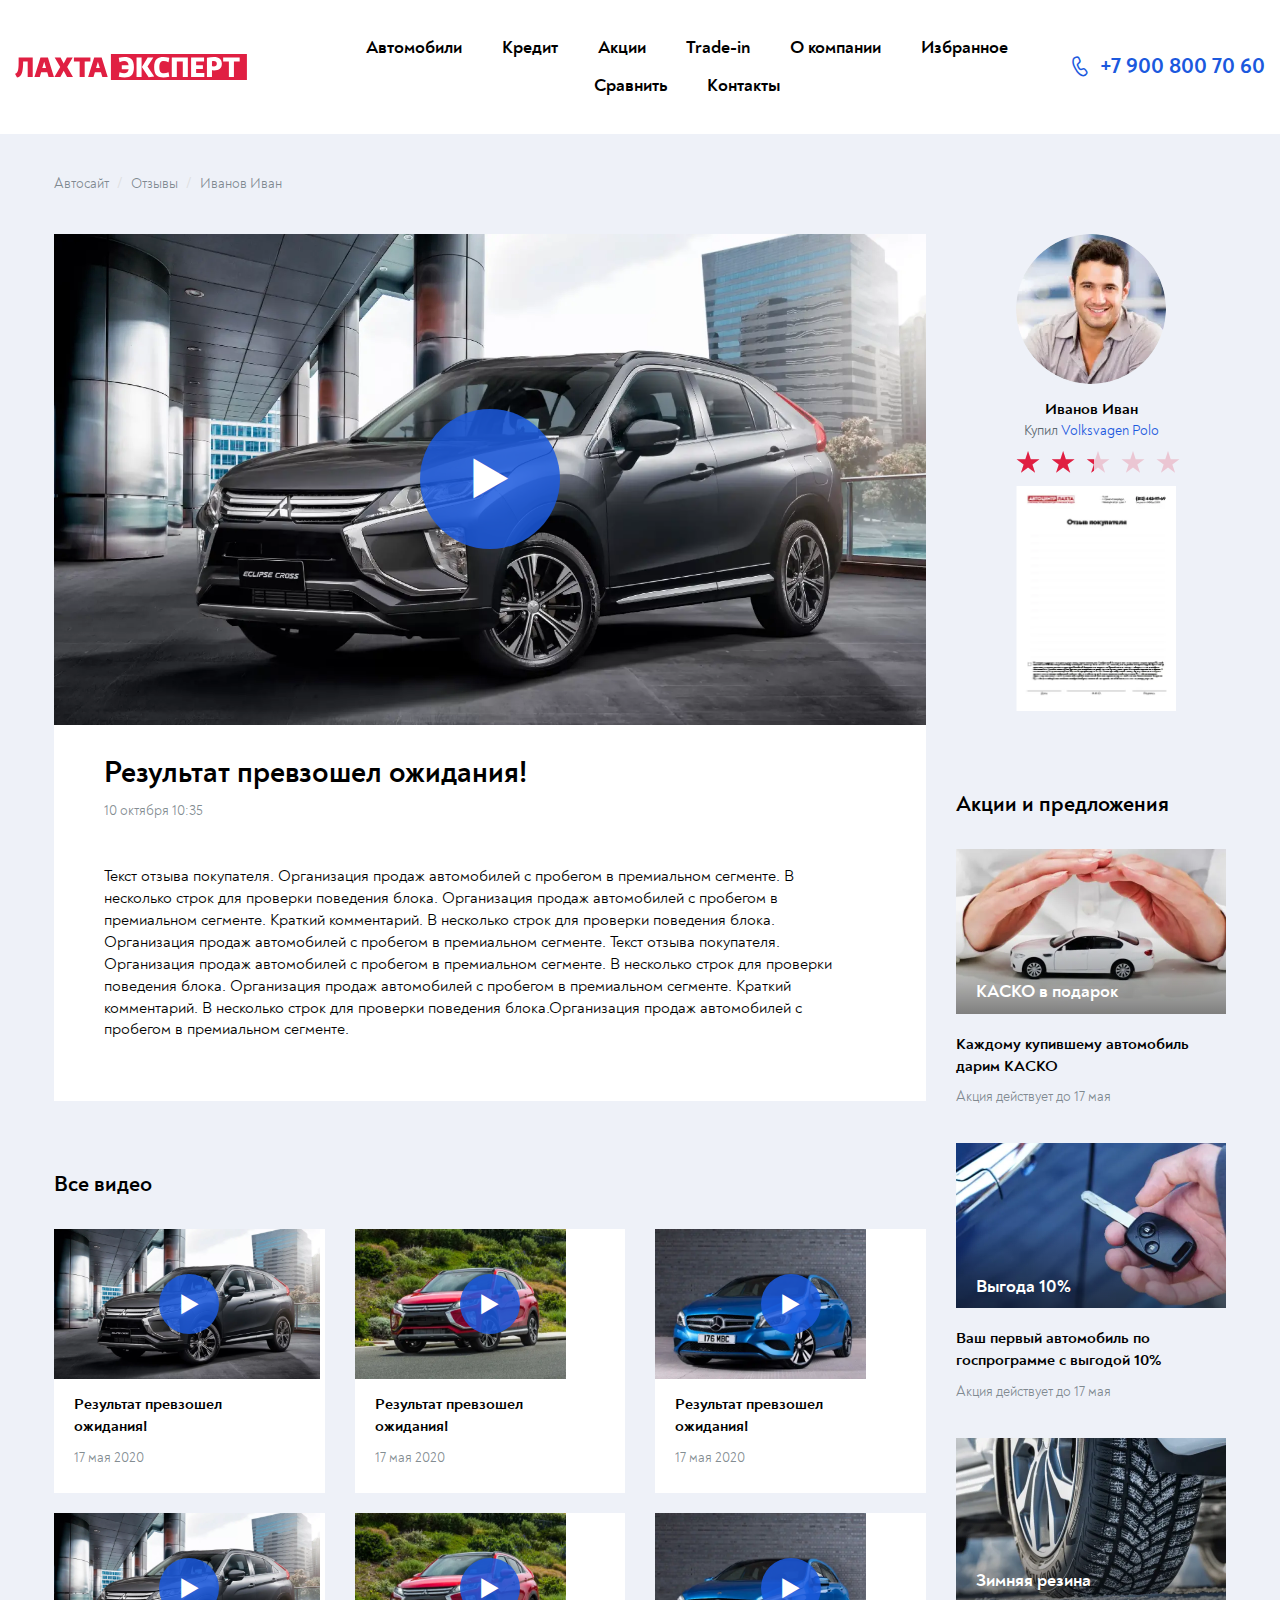
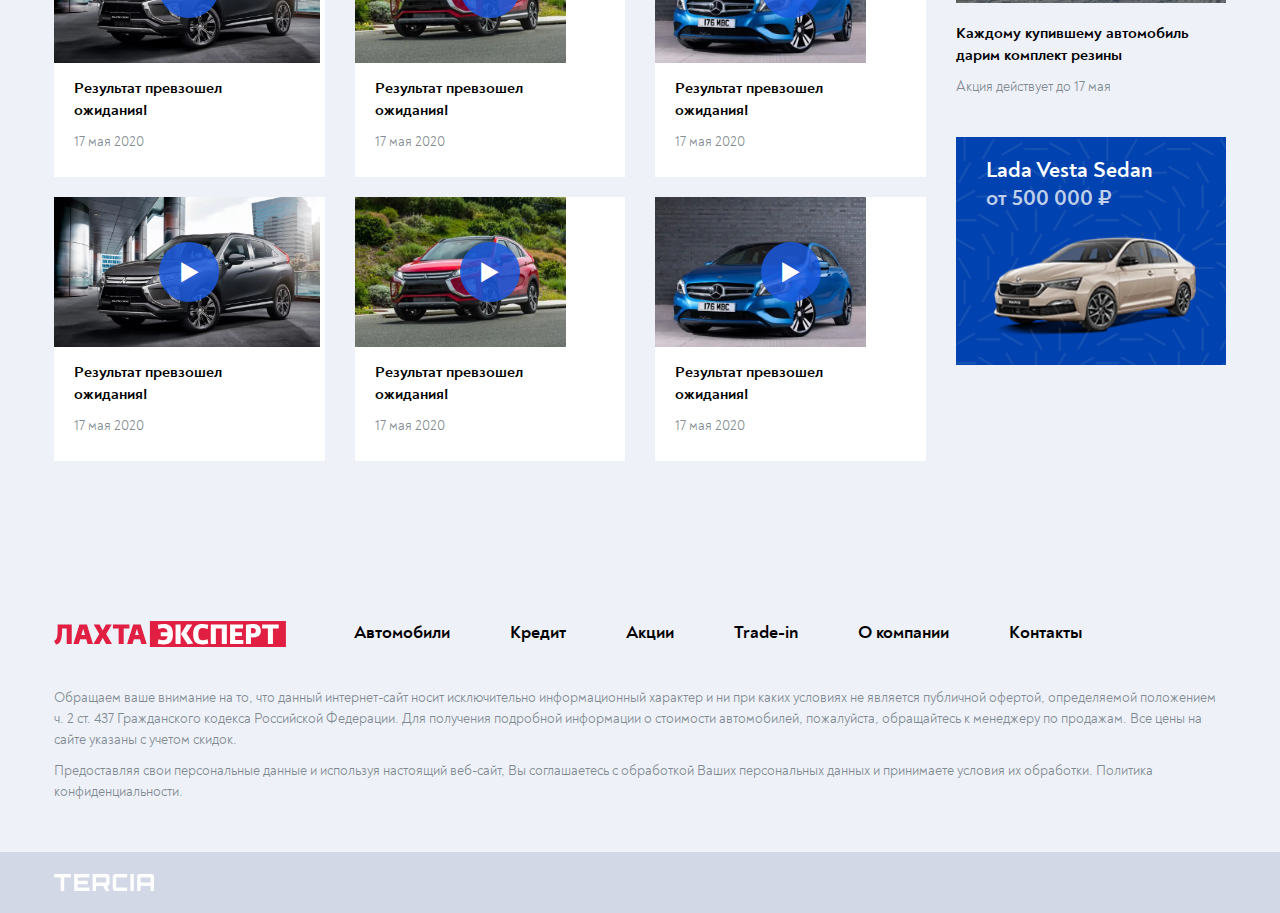
<file: review.html>
<!DOCTYPE html>
<html lang="ru">

<head>
	<title>Отзыв</title>
	<meta charset="UTF-8">
	<meta name="format-detection" content="telephone=no">
	<!-- <style>body{opacity: 0;}</style> -->
	<link rel="stylesheet" href="css/style.min.css?_v=20250131030934">
	<link rel="shortcut icon" href="favicon.ico">
	<!-- <meta name="robots" content="noindex, nofollow"> -->
	<meta name="viewport" content="width=device-width, initial-scale=1.0">
</head>

<body>
	<div class="wrapper">
		<header data-scroll class="header">
			<div class="header__container">
				<div class="header__content">
					<a href="#" class="header__logo">
						<img src="img/icons/logo.svg" alt="">
					</a>
					<div class="header__body">
						<div class="header__menu menu">
							<button type="button" class="menu__icon icon-menu"><span></span></button>
							<nav class="menu__body">
								<ul>
									<li class="menu__item">
										<a href="#" class="menu__link">
											Автомобили
											<span class="_icon-arrow"></span>
										</a>
										<div class="menu__sublink sublink-menu">
											<div class="sublink-menu__top">
												<div class="sublink-menu__container">
													<div class="sublink-menu__buttons">
														<div class="sublink-menu__back _icon-arrow">Назад</div>
														<div class="sublink-menu__close _icon-close"></div>
													</div>
												</div>
											</div>
											<div class="sublink-menu__contents">
												<div data-tabs class="sublink-menu__tabs">
													<div class="sublink-menu__close _icon-close"></div>
													<nav data-tabs-titles class="sublink-menu__navigation toggle-navigation">
														<button type="button" class="toggle-navigation__title _tab-active">Новые
															автомобили</button>
														<button type="button" class="toggle-navigation__toggle">
															<span class="toggle-navigation__button">
															</span>
														</button>
														<button type="button" class="toggle-navigation__title">Автомобили с
															пробегом</button>
													</nav>
													<div data-tabs-body class="sublink-menu__content">
														<div class="sublink-menu__body">
															<div class="sublink-menu__container">
																<div class="sublink-menu__brands">
																	<div class="brands__body">
																		<div class="brands__column">
																			<a href="#" class="brands__item">
																				<div class="brands__image">
																					<picture><source srcset="img/brands/chevrolet.webp" type="image/webp"><img loading="lazy" src="img/brands/chevrolet.png" alt=""></picture>
																				</div>
																				<div class="brands__titles">
																					<div class="brands__title">Chevrolet
																					</div>
																					<div class="brands__subtitle">15 авто
																					</div>
																				</div>
																			</a>
																		</div>
																		<div class="brands__column">
																			<a href="#" class="brands__item">
																				<div class="brands__image">
																					<picture><source srcset="img/brands/hyundai.webp" type="image/webp"><img loading="lazy" src="img/brands/hyundai.png" alt=""></picture>
																				</div>
																				<div class="brands__titles">
																					<div class="brands__title">Hyundai</div>
																					<div class="brands__subtitle">15 авто
																					</div>
																				</div>
																			</a>
																		</div>
																		<div class="brands__column">
																			<a href="#" class="brands__item">
																				<div class="brands__image">
																					<picture><source srcset="img/brands/volkswagen.webp" type="image/webp"><img loading="lazy" src="img/brands/volkswagen.png" alt=""></picture>
																				</div>
																				<div class="brands__titles">
																					<div class="brands__title">Volkswagen
																					</div>
																					<div class="brands__subtitle">15 авто
																					</div>
																				</div>
																			</a>
																		</div>
																		<div class="brands__column">
																			<a href="#" class="brands__item">
																				<div class="brands__image">
																					<picture><source srcset="img/brands/FAW.webp" type="image/webp"><img loading="lazy" src="img/brands/FAW.png" alt=""></picture>
																				</div>
																				<div class="brands__titles">
																					<div class="brands__title">FAW</div>
																					<div class="brands__subtitle">15 авто
																					</div>
																				</div>
																			</a>
																		</div>
																		<div class="brands__column">
																			<a href="#" class="brands__item">
																				<div class="brands__image">
																					<picture><source srcset="img/brands/nissan.webp" type="image/webp"><img loading="lazy" src="img/brands/nissan.png" alt=""></picture>
																				</div>
																				<div class="brands__titles">
																					<div class="brands__title">Nissan</div>
																					<div class="brands__subtitle">15 авто
																					</div>
																				</div>
																			</a>
																		</div>
																		<div class="brands__column">
																			<a href="#" class="brands__item">
																				<div class="brands__image">
																					<picture><source srcset="img/brands/kia.webp" type="image/webp"><img loading="lazy" src="img/brands/kia.png" alt=""></picture>
																				</div>
																				<div class="brands__titles">
																					<div class="brands__title">Kia</div>
																					<div class="brands__subtitle">15 авто
																					</div>
																				</div>
																			</a>
																		</div>
																		<div class="brands__column">
																			<a href="#" class="brands__item">
																				<div class="brands__image">
																					<picture><source srcset="img/brands/lada.webp" type="image/webp"><img loading="lazy" src="img/brands/lada.png" alt=""></picture>
																				</div>
																				<div class="brands__titles">
																					<div class="brands__title">Lada</div>
																					<div class="brands__subtitle">15 авто
																					</div>
																				</div>
																			</a>
																		</div>
																		<div class="brands__column">
																			<a href="#" class="brands__item">
																				<div class="brands__image">
																					<picture><source srcset="img/brands/skoda.webp" type="image/webp"><img loading="lazy" src="img/brands/skoda.png" alt=""></picture>
																				</div>
																				<div class="brands__titles">
																					<div class="brands__title">Skoda</div>
																					<div class="brands__subtitle">15 авто
																					</div>
																				</div>
																			</a>
																		</div>
																		<div class="brands__column">
																			<a href="#" class="brands__item">
																				<div class="brands__image">
																					<picture><source srcset="img/brands/renault.webp" type="image/webp"><img loading="lazy" src="img/brands/renault.png" alt=""></picture>
																				</div>
																				<div class="brands__titles">
																					<div class="brands__title">Renault</div>
																					<div class="brands__subtitle">15 авто
																					</div>
																				</div>
																			</a>
																		</div>
																		<div class="brands__column">
																			<a href="#" class="brands__item">
																				<div class="brands__image">
																					<picture><source srcset="img/brands/chevrolet.webp" type="image/webp"><img loading="lazy" src="img/brands/chevrolet.png" alt=""></picture>
																				</div>
																				<div class="brands__titles">
																					<div class="brands__title">Chevrolet
																					</div>
																					<div class="brands__subtitle">15 авто
																					</div>
																				</div>
																			</a>
																		</div>
																		<div class="brands__column">
																			<a href="#" class="brands__item">
																				<div class="brands__image">
																					<picture><source srcset="img/brands/hyundai.webp" type="image/webp"><img loading="lazy" src="img/brands/hyundai.png" alt=""></picture>
																				</div>
																				<div class="brands__titles">
																					<div class="brands__title">Hyundai</div>
																					<div class="brands__subtitle">15 авто
																					</div>
																				</div>
																			</a>
																		</div>
																		<div class="brands__column">
																			<a href="#" class="brands__item">
																				<div class="brands__image">
																					<picture><source srcset="img/brands/volkswagen.webp" type="image/webp"><img loading="lazy" src="img/brands/volkswagen.png" alt=""></picture>
																				</div>
																				<div class="brands__titles">
																					<div class="brands__title">Volkswagen
																					</div>
																					<div class="brands__subtitle">15 авто
																					</div>
																				</div>
																			</a>
																		</div>
																		<div class="brands__column">
																			<a href="#" class="brands__item">
																				<div class="brands__image">
																					<picture><source srcset="img/brands/FAW.webp" type="image/webp"><img loading="lazy" src="img/brands/FAW.png" alt=""></picture>
																				</div>
																				<div class="brands__titles">
																					<div class="brands__title">FAW</div>
																					<div class="brands__subtitle">15 авто
																					</div>
																				</div>
																			</a>
																		</div>
																		<div class="brands__column">
																			<a href="#" class="brands__item">
																				<div class="brands__image">
																					<picture><source srcset="img/brands/nissan.webp" type="image/webp"><img loading="lazy" src="img/brands/nissan.png" alt=""></picture>
																				</div>
																				<div class="brands__titles">
																					<div class="brands__title">Nissan</div>
																					<div class="brands__subtitle">15 авто
																					</div>
																				</div>
																			</a>
																		</div>
																	</div>
																</div>
															</div>
														</div>
														<div class="sublink-menu__body toggle-content"></div>
														<div class="sublink-menu__body">
															<div class="sublink-menu__container">
																<div class="sublink-menu__brands">
																	<div class="brands__body">
																		<div class="brands__column">
																			<a href="#" class="brands__item">
																				<div class="brands__image">
																					<picture><source srcset="img/brands/chevrolet.webp" type="image/webp"><img loading="lazy" src="img/brands/chevrolet.png" alt=""></picture>
																				</div>
																				<div class="brands__titles">
																					<div class="brands__title">Chevrolet
																					</div>
																					<div class="brands__subtitle">15 авто
																					</div>
																				</div>
																			</a>
																		</div>
																		<div class="brands__column">
																			<a href="#" class="brands__item">
																				<div class="brands__image">
																					<picture><source srcset="img/brands/hyundai.webp" type="image/webp"><img loading="lazy" src="img/brands/hyundai.png" alt=""></picture>
																				</div>
																				<div class="brands__titles">
																					<div class="brands__title">Hyundai</div>
																					<div class="brands__subtitle">15 авто
																					</div>
																				</div>
																			</a>
																		</div>
																		<div class="brands__column">
																			<a href="#" class="brands__item">
																				<div class="brands__image">
																					<picture><source srcset="img/brands/volkswagen.webp" type="image/webp"><img loading="lazy" src="img/brands/volkswagen.png" alt=""></picture>
																				</div>
																				<div class="brands__titles">
																					<div class="brands__title">Volkswagen
																					</div>
																					<div class="brands__subtitle">15 авто
																					</div>
																				</div>
																			</a>
																		</div>
																		<div class="brands__column">
																			<a href="#" class="brands__item">
																				<div class="brands__image">
																					<picture><source srcset="img/brands/FAW.webp" type="image/webp"><img loading="lazy" src="img/brands/FAW.png" alt=""></picture>
																				</div>
																				<div class="brands__titles">
																					<div class="brands__title">FAW</div>
																					<div class="brands__subtitle">15 авто
																					</div>
																				</div>
																			</a>
																		</div>
																		<div class="brands__column">
																			<a href="#" class="brands__item">
																				<div class="brands__image">
																					<picture><source srcset="img/brands/nissan.webp" type="image/webp"><img loading="lazy" src="img/brands/nissan.png" alt=""></picture>
																				</div>
																				<div class="brands__titles">
																					<div class="brands__title">Nissan</div>
																					<div class="brands__subtitle">15 авто
																					</div>
																				</div>
																			</a>
																		</div>
																		<div class="brands__column">
																			<a href="#" class="brands__item">
																				<div class="brands__image">
																					<picture><source srcset="img/brands/kia.webp" type="image/webp"><img loading="lazy" src="img/brands/kia.png" alt=""></picture>
																				</div>
																				<div class="brands__titles">
																					<div class="brands__title">Kia</div>
																					<div class="brands__subtitle">15 авто
																					</div>
																				</div>
																			</a>
																		</div>
																		<div class="brands__column">
																			<a href="#" class="brands__item">
																				<div class="brands__image">
																					<picture><source srcset="img/brands/lada.webp" type="image/webp"><img loading="lazy" src="img/brands/lada.png" alt=""></picture>
																				</div>
																				<div class="brands__titles">
																					<div class="brands__title">Lada</div>
																					<div class="brands__subtitle">15 авто
																					</div>
																				</div>
																			</a>
																		</div>
																		<div class="brands__column">
																			<a href="#" class="brands__item">
																				<div class="brands__image">
																					<picture><source srcset="img/brands/skoda.webp" type="image/webp"><img loading="lazy" src="img/brands/skoda.png" alt=""></picture>
																				</div>
																				<div class="brands__titles">
																					<div class="brands__title">Skoda</div>
																					<div class="brands__subtitle">15 авто
																					</div>
																				</div>
																			</a>
																		</div>
																		<div class="brands__column">
																			<a href="#" class="brands__item">
																				<div class="brands__image">
																					<picture><source srcset="img/brands/renault.webp" type="image/webp"><img loading="lazy" src="img/brands/renault.png" alt=""></picture>
																				</div>
																				<div class="brands__titles">
																					<div class="brands__title">Renault</div>
																					<div class="brands__subtitle">15 авто
																					</div>
																				</div>
																			</a>
																		</div>
																		<div class="brands__column">
																			<a href="#" class="brands__item">
																				<div class="brands__image">
																					<picture><source srcset="img/brands/chevrolet.webp" type="image/webp"><img loading="lazy" src="img/brands/chevrolet.png" alt=""></picture>
																				</div>
																				<div class="brands__titles">
																					<div class="brands__title">Chevrolet
																					</div>
																					<div class="brands__subtitle">15 авто
																					</div>
																				</div>
																			</a>
																		</div>
																		<div class="brands__column">
																			<a href="#" class="brands__item">
																				<div class="brands__image">
																					<picture><source srcset="img/brands/hyundai.webp" type="image/webp"><img loading="lazy" src="img/brands/hyundai.png" alt=""></picture>
																				</div>
																				<div class="brands__titles">
																					<div class="brands__title">Hyundai</div>
																					<div class="brands__subtitle">15 авто
																					</div>
																				</div>
																			</a>
																		</div>
																		<div class="brands__column">
																			<a href="#" class="brands__item">
																				<div class="brands__image">
																					<picture><source srcset="img/brands/volkswagen.webp" type="image/webp"><img loading="lazy" src="img/brands/volkswagen.png" alt=""></picture>
																				</div>
																				<div class="brands__titles">
																					<div class="brands__title">Volkswagen
																					</div>
																					<div class="brands__subtitle">15 авто
																					</div>
																				</div>
																			</a>
																		</div>
																		<div class="brands__column">
																			<a href="#" class="brands__item">
																				<div class="brands__image">
																					<picture><source srcset="img/brands/FAW.webp" type="image/webp"><img loading="lazy" src="img/brands/FAW.png" alt=""></picture>
																				</div>
																				<div class="brands__titles">
																					<div class="brands__title">FAW</div>
																					<div class="brands__subtitle">15 авто
																					</div>
																				</div>
																			</a>
																		</div>
																		<div class="brands__column">
																			<a href="#" class="brands__item">
																				<div class="brands__image">
																					<picture><source srcset="img/brands/nissan.webp" type="image/webp"><img loading="lazy" src="img/brands/nissan.png" alt=""></picture>
																				</div>
																				<div class="brands__titles">
																					<div class="brands__title">Nissan</div>
																					<div class="brands__subtitle">15 авто
																					</div>
																				</div>
																			</a>
																		</div>
																		<div class="brands__column">
																			<a href="#" class="brands__item">
																				<div class="brands__image">
																					<picture><source srcset="img/brands/kia.webp" type="image/webp"><img loading="lazy" src="img/brands/kia.png" alt=""></picture>
																				</div>
																				<div class="brands__titles">
																					<div class="brands__title">Kia</div>
																					<div class="brands__subtitle">15 авто
																					</div>
																				</div>
																			</a>
																		</div>
																		<div class="brands__column">
																			<a href="#" class="brands__item">
																				<div class="brands__image">
																					<picture><source srcset="img/brands/volkswagen.webp" type="image/webp"><img loading="lazy" src="img/brands/volkswagen.png" alt=""></picture>
																				</div>
																				<div class="brands__titles">
																					<div class="brands__title">Volkswagen
																					</div>
																					<div class="brands__subtitle">15 авто
																					</div>
																				</div>
																			</a>
																		</div>
																		<div class="brands__column">
																			<a href="#" class="brands__item">
																				<div class="brands__image">
																					<picture><source srcset="img/brands/FAW.webp" type="image/webp"><img loading="lazy" src="img/brands/FAW.png" alt=""></picture>
																				</div>
																				<div class="brands__titles">
																					<div class="brands__title">FAW</div>
																					<div class="brands__subtitle">15 авто
																					</div>
																				</div>
																			</a>
																		</div>
																		<div class="brands__column">
																			<a href="#" class="brands__item">
																				<div class="brands__image">
																					<picture><source srcset="img/brands/skoda.webp" type="image/webp"><img loading="lazy" src="img/brands/skoda.png" alt=""></picture>
																				</div>
																				<div class="brands__titles">
																					<div class="brands__title">Skoda</div>
																					<div class="brands__subtitle">15 авто
																					</div>
																				</div>
																			</a>
																		</div>
																	</div>
																</div>
															</div>
														</div>
													</div>
												</div>
											</div>
										</div>
									</li>
									<li class="menu__item">
										<a href="#" class="menu__link">Кредит</a>
									</li>
									<li class="menu__item">
										<a href="#" class="menu__link">Акции</a>
									</li>
									<li class="menu__item">
										<a href="#" class="menu__link">Trade-in</a>
									</li>
									<li class="menu__item">
										<a href="#" class="menu__link">О компании</a>
									</li>
									<li class="menu__item">
										<a href="#" class="menu__link">Избранное</a>
									</li>
									<li class="menu__item">
										<a href="#" class="menu__link">Сравнить</a>
									</li>
									<li class="menu__item">
										<a href="#" class="menu__link">Контакты</a>
									</li>
								</ul>
							</nav>
						</div>
						<div class="header__contacts">
							<a href="tel:79008007060" class="_icon-phone"><span>+7 900 800 70 60</span></a>
						</div>
					</div>
				</div>
			</div>
		</header>
		<main class="page main-review">
			<div class="breadcrambs">
				<div class="breadcrambs__container">
					<div class="breadcrambs__content">
						<ul>
							<li>
								<a href="#">
									Автосайт
									<span>/</span>
								</a>
							</li>
							<li>
								<a href="#">
									Отзывы
									<span>/</span>
								</a>
							</li>
							<li><span>Иванов Иван</span></li>
						</ul>
					</div>
				</div>
			</div>
			<div class="page__review review">
				<div class="review__container">
					<div class="review__content">
						<div class="review__left left-review">
							<div class="left-review__main-body">
								<div data-gallery class="left-review__video-gallery">
									<a data-video='{"source": [{"src":"./files/video/video.mp4", "type":"video/mp4"}], "attributes": {"autoplay": true, "preload": false, "playsinline": true, "controls": true}}' class="left-review__video">
										<picture><source srcset="img/cars/car-11.webp" type="image/webp"><img loading="lazy" src="img/cars/car-11.png" alt=""></picture>
										<div class="left-review__play _icon-play"></div>
									</a>
								</div>
								<div class="left-review__titles">
									<div class="left-review__title">
										<h1>Результат превзошел ожидания!</h1>
										<div class="left-review__data">
											10 октября 10:35
										</div>
									</div>
									<p>
										Текст отзыва покупателя. Организация продаж автомобилей с пробегом в премиальном
										сегменте. В несколько строк для проверки поведения блока. Организация продаж
										автомобилей с пробегом в премиальном сегменте. Краткий комментарий. В несколько
										строк для проверки поведения блока. Организация продаж автомобилей с пробегом в
										премиальном сегменте. Текст отзыва покупателя. Организация продаж автомобилей с
										пробегом в премиальном сегменте. В несколько строк для проверки поведения блока.
										Организация продаж автомобилей с пробегом в премиальном сегменте. Краткий
										комментарий. В несколько строк для проверки поведения блока.Организация продаж
										автомобилей с пробегом в премиальном сегменте.
									</p>
								</div>
							</div>
							<div class="left-review__content">
								<h3>Все видео</h3>
								<div class="left-review__body">
									<div class="left-review__column">
										<div class="left-review__item">
											<div data-gallery class="left-review__video-gallery">
												<a data-video='{"source": [{"src":"./files/video/video.mp4", "type":"video/mp4"}], "attributes": {"autoplay": true, "preload": false, "playsinline": true, "controls": true}}' class="left-review__video">
													<picture><source srcset="img/cars/car-11.webp" type="image/webp"><img loading="lazy" src="img/cars/car-11.png" alt=""></picture>
													<div class="left-review__play _icon-play"></div>
												</a>
											</div>
											<div class="left-review__titles">
												<div class="left-review__title">
													Результат превзошел ожидания!
												</div>
												<div class="left-review__data">
													17 мая 2020
												</div>
											</div>
										</div>
									</div>
									<div class="left-review__column">
										<div class="left-review__item">
											<div data-gallery class="left-review__video-gallery">
												<a data-video='{"source": [{"src":"./files/video/video.mp4", "type":"video/mp4"}], "attributes": {"autoplay": true, "preload": false, "playsinline": true, "controls": true}}' class="left-review__video">
													<picture><source srcset="img/cars/car-5.webp" type="image/webp"><img loading="lazy" src="img/cars/car-5.png" alt=""></picture>
													<div class="left-review__play _icon-play"></div>
												</a>
											</div>
											<div class="left-review__titles">
												<div class="left-review__title">
													Результат превзошел ожидания!
												</div>
												<div class="left-review__data">
													17 мая 2020
												</div>
											</div>
										</div>
									</div>
									<div class="left-review__column">
										<div class="left-review__item">
											<div data-gallery class="left-review__video-gallery">
												<a data-video='{"source": [{"src":"./files/video/video.mp4", "type":"video/mp4"}], "attributes": {"autoplay": true, "preload": false, "playsinline": true, "controls": true}}' class="left-review__video">
													<picture><source srcset="img/cars/car-6.webp" type="image/webp"><img loading="lazy" src="img/cars/car-6.png" alt=""></picture>
													<div class="left-review__play _icon-play"></div>
												</a>
											</div>
											<div class="left-review__titles">
												<div class="left-review__title">
													Результат превзошел ожидания!
												</div>
												<div class="left-review__data">
													17 мая 2020
												</div>
											</div>
										</div>
									</div>
									<div class="left-review__column">
										<div class="left-review__item">
											<div data-gallery class="left-review__video-gallery">
												<a data-video='{"source": [{"src":"./files/video/video.mp4", "type":"video/mp4"}], "attributes": {"autoplay": true, "preload": false, "playsinline": true, "controls": true}}' class="left-review__video">
													<picture><source srcset="img/cars/car-11.webp" type="image/webp"><img loading="lazy" src="img/cars/car-11.png" alt=""></picture>
													<div class="left-review__play _icon-play"></div>
												</a>
											</div>
											<div class="left-review__titles">
												<div class="left-review__title">
													Результат превзошел ожидания!
												</div>
												<div class="left-review__data">
													17 мая 2020
												</div>
											</div>
										</div>
									</div>
									<div class="left-review__column">
										<div class="left-review__item">
											<div data-gallery class="left-review__video-gallery">
												<a data-video='{"source": [{"src":"./files/video/video.mp4", "type":"video/mp4"}], "attributes": {"autoplay": true, "preload": false, "playsinline": true, "controls": true}}' class="left-review__video">
													<picture><source srcset="img/cars/car-5.webp" type="image/webp"><img loading="lazy" src="img/cars/car-5.png" alt=""></picture>
													<div class="left-review__play _icon-play"></div>
												</a>
											</div>
											<div class="left-review__titles">
												<div class="left-review__title">
													Результат превзошел ожидания!
												</div>
												<div class="left-review__data">
													17 мая 2020
												</div>
											</div>
										</div>
									</div>
									<div class="left-review__column">
										<div class="left-review__item">
											<div data-gallery class="left-review__video-gallery">
												<a data-video='{"source": [{"src":"./files/video/video.mp4", "type":"video/mp4"}], "attributes": {"autoplay": true, "preload": false, "playsinline": true, "controls": true}}' class="left-review__video">
													<picture><source srcset="img/cars/car-6.webp" type="image/webp"><img loading="lazy" src="img/cars/car-6.png" alt=""></picture>
													<div class="left-review__play _icon-play"></div>
												</a>
											</div>
											<div class="left-review__titles">
												<div class="left-review__title">
													Результат превзошел ожидания!
												</div>
												<div class="left-review__data">
													17 мая 2020
												</div>
											</div>
										</div>
									</div>
									<div class="left-review__column">
										<div class="left-review__item">
											<div data-gallery class="left-review__video-gallery">
												<a data-video='{"source": [{"src":"./files/video/video.mp4", "type":"video/mp4"}], "attributes": {"autoplay": true, "preload": false, "playsinline": true, "controls": true}}' class="left-review__video">
													<picture><source srcset="img/cars/car-11.webp" type="image/webp"><img loading="lazy" src="img/cars/car-11.png" alt=""></picture>
													<div class="left-review__play _icon-play"></div>
												</a>
											</div>
											<div class="left-review__titles">
												<div class="left-review__title">
													Результат превзошел ожидания!
												</div>
												<div class="left-review__data">
													17 мая 2020
												</div>
											</div>
										</div>
									</div>
									<div class="left-review__column">
										<div class="left-review__item">
											<div data-gallery class="left-review__video-gallery">
												<a data-video='{"source": [{"src":"./files/video/video.mp4", "type":"video/mp4"}], "attributes": {"autoplay": true, "preload": false, "playsinline": true, "controls": true}}' class="left-review__video">
													<picture><source srcset="img/cars/car-5.webp" type="image/webp"><img loading="lazy" src="img/cars/car-5.png" alt=""></picture>
													<div class="left-review__play _icon-play"></div>
												</a>
											</div>
											<div class="left-review__titles">
												<div class="left-review__title">
													Результат превзошел ожидания!
												</div>
												<div class="left-review__data">
													17 мая 2020
												</div>
											</div>
										</div>
									</div>
									<div class="left-review__column">
										<div class="left-review__item">
											<div data-gallery class="left-review__video-gallery">
												<a data-video='{"source": [{"src":"./files/video/video.mp4", "type":"video/mp4"}], "attributes": {"autoplay": true, "preload": false, "playsinline": true, "controls": true}}' class="left-review__video">
													<picture><source srcset="img/cars/car-6.webp" type="image/webp"><img loading="lazy" src="img/cars/car-6.png" alt=""></picture>
													<div class="left-review__play _icon-play"></div>
												</a>
											</div>
											<div class="left-review__titles">
												<div class="left-review__title">
													Результат превзошел ожидания!
												</div>
												<div class="left-review__data">
													17 мая 2020
												</div>
											</div>
										</div>
									</div>
								</div>
							</div>
						</div>
						<div class="review__right right-review">
							<div data-da=".review__content, 991.98, first" class="right-review__person">
								<div class="right-review__top">
									<div class="right-review__photo">
										<picture><source srcset="img/photo/image-1.webp" type="image/webp"><img src="img/photo/image-1.png" alt=""></picture>
									</div>
									<div class="right-review__desc">
										<div class="right-review__titles">
											<div class="right-review__name">Иванов Иван</div>
											<div class="right-review__buy">
												Купил
												<a href="#">Volksvagen Polo</a>
											</div>
										</div>
										<div class="right-review__rating rating">
											<div class="rating__body">
												<div class="rating__line"></div>
												<div class="rating__activeline">
												</div>
												<div class="rating__stars">
													<div class="rating__star"></div>
													<div class="rating__star"></div>
													<div class="rating__star"></div>
													<div class="rating__star"></div>
													<div class="rating__star"></div>
												</div>
												<input value="3.6" type="hidden" name="rating" class="rating-input">
											</div>
										</div>
									</div>
								</div>
								<div class="right-review__image">
									<picture><source srcset="img/reviews.webp" type="image/webp"><img src="img/reviews.png" alt=""></picture>
								</div>
							</div>
							<div class="right-review__sales">
								<div class="sales__top top">
									<h3>Акции и предложения</h3>
								</div>
								<div class="sales__body">
									<div class="sales__content">
										<div class="sales__column">
											<div class="sales__item">
												<div class="sales__image">
													<picture><source srcset="img/sales/image-1.webp" type="image/webp"><img loading="lazy" src="img/sales/image-1.png" alt=""></picture>
													<div class="sales__image-title">КАСКО в подарок</div>
												</div>
												<a href="#" class="sales__desc">
													<div class="sales__title">
														Каждому купившему автомобиль дарим КАСКО
													</div>
													<div class="sales__subtitle">Акция действует до 17 мая</div>
												</a>
											</div>
										</div>
										<div class="sales__column">
											<div class="sales__item">
												<div class="sales__image">
													<picture><source srcset="img/sales/image-2.webp" type="image/webp"><img loading="lazy" src="img/sales/image-2.png" alt=""></picture>
													<div class="sales__image-title">Выгода 10%</div>
												</div>
												<a href="#" class="sales__desc">
													<div class="sales__title">
														Ваш первый автомобиль по госпрограмме с выгодой 10%
													</div>
													<div class="sales__subtitle">Акция действует до 17 мая</div>
												</a>
											</div>
										</div>
										<div class="sales__column">
											<div class="sales__item">
												<div class="sales__image">
													<picture><source srcset="img/sales/image-3.webp" type="image/webp"><img loading="lazy" src="img/sales/image-3.png" alt=""></picture>
													<div class="sales__image-title">Зимняя резина</div>
												</div>
												<a href="#" class="sales__desc">
													<div class="sales__title">
														Каждому купившему автомобиль дарим комплект резины
													</div>
													<div class="sales__subtitle">Акция действует до 17 мая</div>
												</a>
											</div>
										</div>
									</div>
								</div>
							</div>
							<div class="right-review__publicity publicity-right-review">
								<div class="publicity-right-review__content">
									<picture><source srcset="img/main-home-bg.webp" type="image/webp"><img loading="lazy" src="img/main-home-bg.png" alt="" class="publicity-right-review__bg"></picture>
									<div class="publicity-right-review__body">
										<div class="publicity-right-review__titles">
											<h3>Lada Vesta Sedan</h3>
											<div class="publicity-right-review__price">от 500 000 ₽</div>
										</div>
										<div class="publicity-right-review__image">
											<picture><source srcset="img/cars/car-2.webp" type="image/webp"><img loading="lazy" src="img/cars/car-2.png" alt=""></picture>
										</div>
									</div>
								</div>
							</div>
						</div>
					</div>
				</div>
			</div>
			<div class="page__sales sales">
				<div class="sales__container">
					<div class="sales__top top">
						<h2>Акции и предложения</h2>
					</div>
					<div class="sales__body">
						<div class="sales__slider swiper">
							<div class="sales__wrapper swiper-wrapper">
								<div class="sales__slide swiper-slide">
									<div class="sales__item">
										<div class="sales__image">
											<picture><source srcset="img/sales/image-1.webp" type="image/webp"><img loading="lazy" src="img/sales/image-1.png" alt=""></picture>
											<div class="sales__image-title">КАСКО в подарок</div>
										</div>
										<a href="#" class="sales__desc">
											<div class="sales__title">
												Каждому купившему автомобиль дарим КАСКО
											</div>
											<div class="sales__subtitle">Акция действует до 17 мая</div>
										</a>
									</div>
								</div>
								<div class="sales__slide swiper-slide">
									<div class="sales__item">
										<div class="sales__image">
											<picture><source srcset="img/sales/image-2.webp" type="image/webp"><img loading="lazy" src="img/sales/image-2.png" alt=""></picture>
											<div class="sales__image-title">Выгода 10%</div>
										</div>
										<a href="#" class="sales__desc">
											<div class="sales__title">
												Ваш первый автомобиль по госпрограмме с выгодой 10%
											</div>
											<div class="sales__subtitle">Акция действует до 17 мая</div>
										</a>
									</div>
								</div>
								<div class="sales__slide swiper-slide">
									<div class="sales__item">
										<div class="sales__image">
											<picture><source srcset="img/sales/image-3.webp" type="image/webp"><img loading="lazy" src="img/sales/image-3.png" alt=""></picture>
											<div class="sales__image-title">Зимняя резина</div>
										</div>
										<a href="#" class="sales__desc">
											<div class="sales__title">
												Каждому купившему автомобиль дарим комплект резины
											</div>
											<div class="sales__subtitle">Акция действует до 17 мая</div>
										</a>
									</div>
								</div>
								<div class="sales__slide swiper-slide">
									<div class="sales__item">
										<div class="sales__image">
											<picture><source srcset="img/sales/image-4.webp" type="image/webp"><img loading="lazy" src="img/sales/image-4.png" alt=""></picture>
											<div class="sales__image-title">Большая семья</div>
										</div>
										<a href="#" class="sales__desc">
											<div class="sales__title">
												Помогаем расширить семейный автопарк на выгодных условиях
											</div>
											<div class="sales__subtitle">Акция действует до 17 мая</div>
										</a>
									</div>
								</div>
								<div class="sales__slide swiper-slide">
									<div class="sales__item">
										<div class="sales__image">
											<picture><source srcset="img/sales/image-1.webp" type="image/webp"><img loading="lazy" src="img/sales/image-1.png" alt=""></picture>
											<div class="sales__image-title">КАСКО в подарок</div>
										</div>
										<a href="#" class="sales__desc">
											<div class="sales__title">
												Каждому купившему автомобиль дарим КАСКО
											</div>
											<div class="sales__subtitle">Акция действует до 17 мая</div>
										</a>
									</div>
								</div>
								<div class="sales__slide swiper-slide">
									<div class="sales__item">
										<div class="sales__image">
											<picture><source srcset="img/sales/image-2.webp" type="image/webp"><img loading="lazy" src="img/sales/image-2.png" alt=""></picture>
											<div class="sales__image-title">Выгода 10%</div>
										</div>
										<a href="#" class="sales__desc">
											<div class="sales__title">
												Ваш первый автомобиль по госпрограмме с выгодой 10%
											</div>
											<div class="sales__subtitle">Акция действует до 17 мая</div>
										</a>
									</div>
								</div>
								<div class="sales__slide swiper-slide">
									<div class="sales__item">
										<div class="sales__image">
											<picture><source srcset="img/sales/image-3.webp" type="image/webp"><img loading="lazy" src="img/sales/image-3.png" alt=""></picture>
											<div class="sales__image-title">Зимняя резина</div>
										</div>
										<a href="#" class="sales__desc">
											<div class="sales__title">
												Каждому купившему автомобиль дарим комплект резины
											</div>
											<div class="sales__subtitle">Акция действует до 17 мая</div>
										</a>
									</div>
								</div>
								<div class="sales__slide swiper-slide">
									<div class="sales__item">
										<div class="sales__image">
											<picture><source srcset="img/sales/image-4.webp" type="image/webp"><img loading="lazy" src="img/sales/image-4.png" alt=""></picture>
											<div class="sales__image-title">Большая семья</div>
										</div>
										<a href="#" class="sales__desc">
											<div class="sales__title">
												Помогаем расширить семейный автопарк на выгодных условиях
											</div>
											<div class="sales__subtitle">Акция действует до 17 мая</div>
										</a>
									</div>
								</div>
							</div>
						</div>
					</div>
				</div>
			</div>
		</main>
		<footer class="footer">
			<div class="footer__top">
				<div class="footer__container">
					<div class="footer__body">
						<a href="#" class="footer__logo">
							<img loading="lazy" src="img/icons/logo.svg" alt="">
						</a>
						<ul>
							<li>
								<a href="#">Автомобили</a>
							</li>
							<li>
								<a href="#">Кредит</a>
							</li>
							<li>
								<a href="#">Акции</a>
							</li>
							<li>
								<a href="#">Trade-in</a>
							</li>
							<li>
								<a href="#">О компании</a>
							</li>
							<li>
								<a href="#">Контакты</a>
							</li>
						</ul>
					</div>
					<div class="footer__text">
						<p>
							Обращаем ваше внимание на то, что данный интернет-сайт носит исключительно информационный характер и
							ни при каких условиях не является публичной офертой, определяемой положением ч. 2 ст. 437
							Гражданского кодекса Российской Федерации. Для получения подробной информации о стоимости
							автомобилей, пожалуйста, обращайтесь к менеджеру по продажам. Все цены на сайте указаны с учетом
							скидок.
						</p>
						<p>
							Предоставляя свои персональные данные и используя настоящий веб-сайт, Вы соглашаетесь с
							обработкой Ваших персональных данных и принимаете условия их обработки. Политика конфиденциальности.
						</p>
					</div>
				</div>
			</div>
			<div class="footer__bottom">
				<div class="footer__container">
					<img loading="lazy" src="img/icons/terciya-logo.svg" alt="">
				</div>
			</div>
		</footer>
	</div>
	<script src="js/app.min.js?_v=20250131030934"></script>
</body>

</html>
</file>
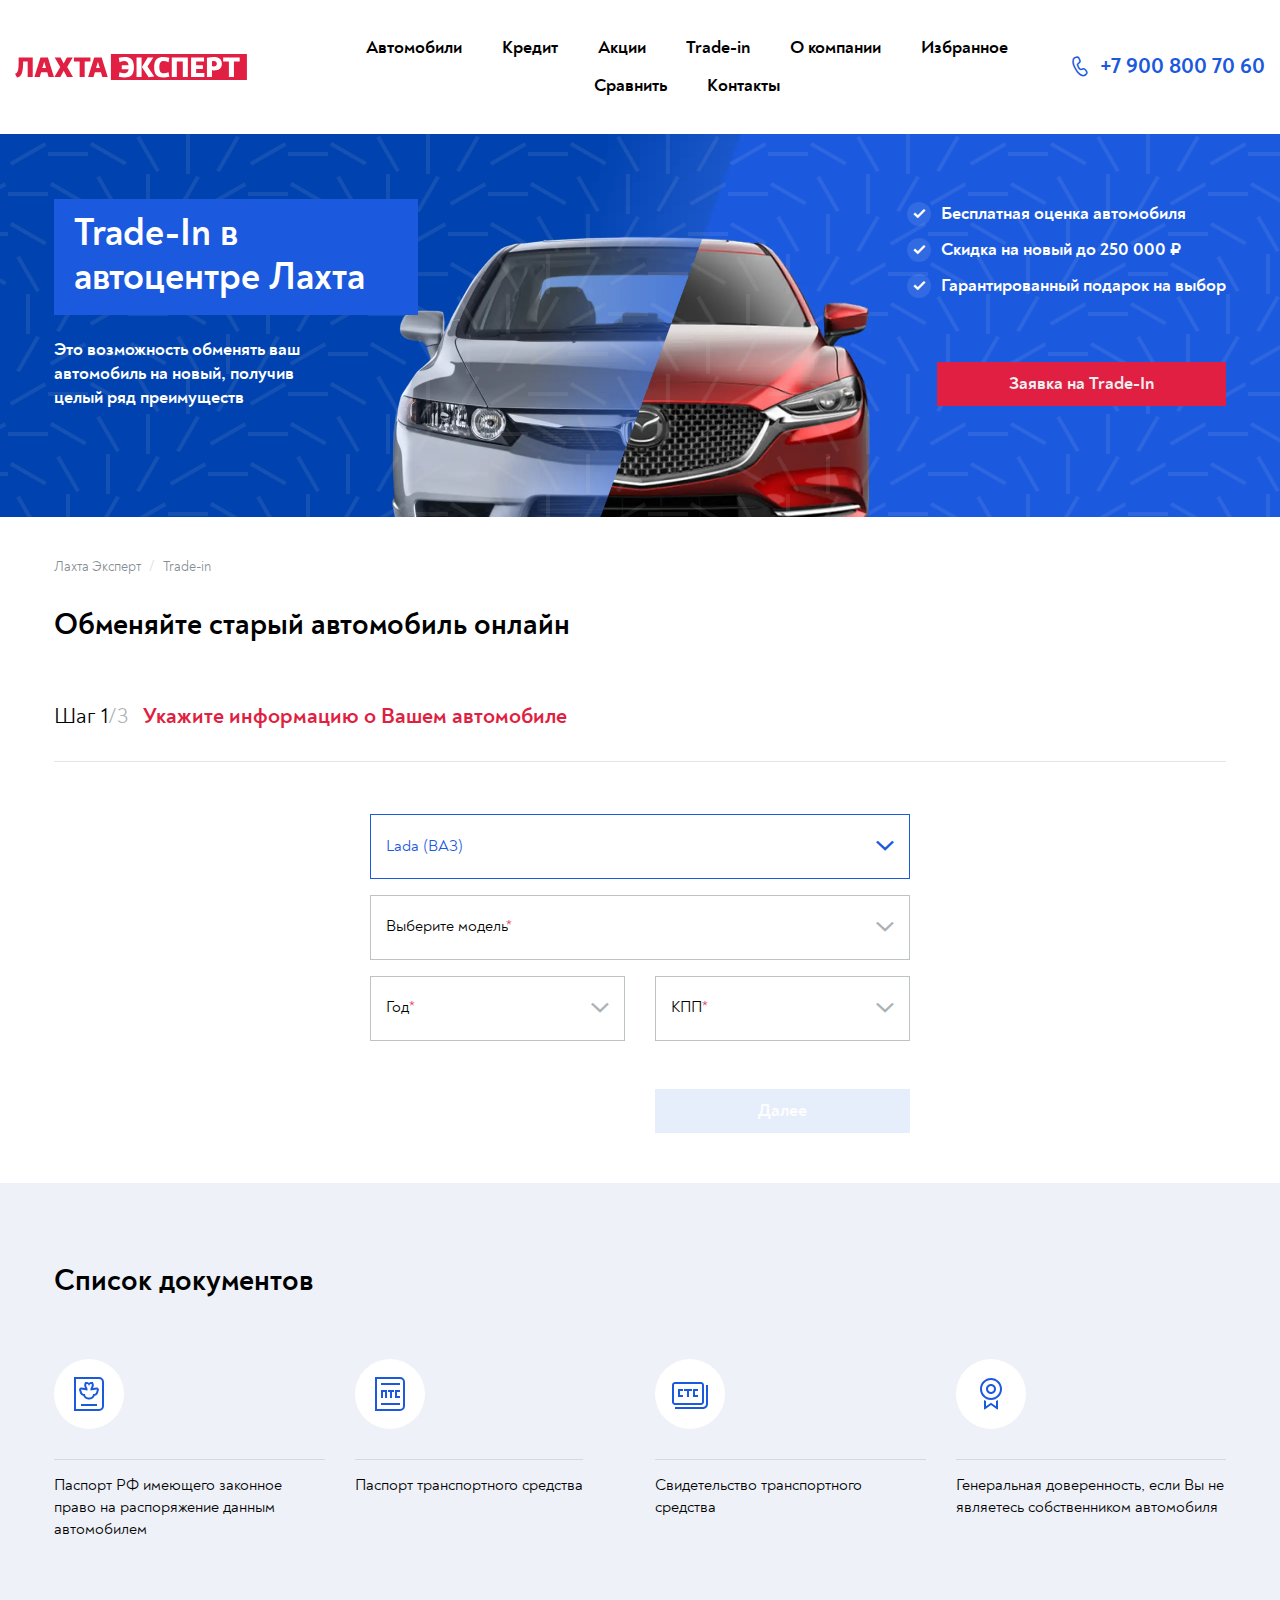
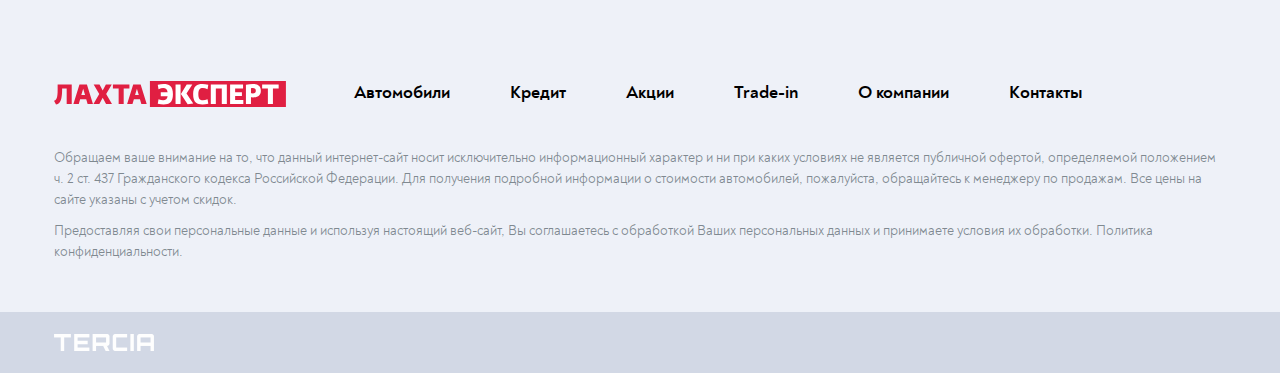
<file: trade-in.html>
<!DOCTYPE html>
<html lang="ru">

<head>
	<title>Обмен</title>
	<meta charset="UTF-8">
	<meta name="format-detection" content="telephone=no">
	<!-- <style>body{opacity: 0;}</style> -->
	<link rel="stylesheet" href="css/style.min.css?_v=20250131033925">
	<link rel="shortcut icon" href="favicon.ico">
	<!-- <meta name="robots" content="noindex, nofollow"> -->
	<meta name="viewport" content="width=device-width, initial-scale=1.0">
</head>

<body>
	<div class="wrapper">
		<header data-scroll class="header">
			<div class="header__container">
				<div class="header__content">
					<a href="#" class="header__logo">
						<img src="img/icons/logo.svg" alt="">
					</a>
					<div class="header__body">
						<div class="header__menu menu">
							<button type="button" class="menu__icon icon-menu"><span></span></button>
							<nav class="menu__body">
								<ul>
									<li class="menu__item">
										<a href="#" class="menu__link">
											Автомобили
											<span class="_icon-arrow"></span>
										</a>
										<div class="menu__sublink sublink-menu">
											<div class="sublink-menu__top">
												<div class="sublink-menu__container">
													<div class="sublink-menu__buttons">
														<div class="sublink-menu__back _icon-arrow">Назад</div>
														<div class="sublink-menu__close _icon-close"></div>
													</div>
												</div>
											</div>
											<div class="sublink-menu__contents">
												<div data-tabs class="sublink-menu__tabs">
													<div class="sublink-menu__close _icon-close"></div>
													<nav data-tabs-titles class="sublink-menu__navigation toggle-navigation">
														<button type="button" class="toggle-navigation__title _tab-active">Новые
															автомобили</button>
														<button type="button" class="toggle-navigation__toggle">
															<span class="toggle-navigation__button">
															</span>
														</button>
														<button type="button" class="toggle-navigation__title">Автомобили с
															пробегом</button>
													</nav>
													<div data-tabs-body class="sublink-menu__content">
														<div class="sublink-menu__body">
															<div class="sublink-menu__container">
																<div class="sublink-menu__brands">
																	<div class="brands__body">
																		<div class="brands__column">
																			<a href="#" class="brands__item">
																				<div class="brands__image">
																					<picture><source srcset="img/brands/chevrolet.webp" type="image/webp"><img loading="lazy" src="img/brands/chevrolet.png" alt=""></picture>
																				</div>
																				<div class="brands__titles">
																					<div class="brands__title">Chevrolet
																					</div>
																					<div class="brands__subtitle">15 авто
																					</div>
																				</div>
																			</a>
																		</div>
																		<div class="brands__column">
																			<a href="#" class="brands__item">
																				<div class="brands__image">
																					<picture><source srcset="img/brands/hyundai.webp" type="image/webp"><img loading="lazy" src="img/brands/hyundai.png" alt=""></picture>
																				</div>
																				<div class="brands__titles">
																					<div class="brands__title">Hyundai</div>
																					<div class="brands__subtitle">15 авто
																					</div>
																				</div>
																			</a>
																		</div>
																		<div class="brands__column">
																			<a href="#" class="brands__item">
																				<div class="brands__image">
																					<picture><source srcset="img/brands/volkswagen.webp" type="image/webp"><img loading="lazy" src="img/brands/volkswagen.png" alt=""></picture>
																				</div>
																				<div class="brands__titles">
																					<div class="brands__title">Volkswagen
																					</div>
																					<div class="brands__subtitle">15 авто
																					</div>
																				</div>
																			</a>
																		</div>
																		<div class="brands__column">
																			<a href="#" class="brands__item">
																				<div class="brands__image">
																					<picture><source srcset="img/brands/FAW.webp" type="image/webp"><img loading="lazy" src="img/brands/FAW.png" alt=""></picture>
																				</div>
																				<div class="brands__titles">
																					<div class="brands__title">FAW</div>
																					<div class="brands__subtitle">15 авто
																					</div>
																				</div>
																			</a>
																		</div>
																		<div class="brands__column">
																			<a href="#" class="brands__item">
																				<div class="brands__image">
																					<picture><source srcset="img/brands/nissan.webp" type="image/webp"><img loading="lazy" src="img/brands/nissan.png" alt=""></picture>
																				</div>
																				<div class="brands__titles">
																					<div class="brands__title">Nissan</div>
																					<div class="brands__subtitle">15 авто
																					</div>
																				</div>
																			</a>
																		</div>
																		<div class="brands__column">
																			<a href="#" class="brands__item">
																				<div class="brands__image">
																					<picture><source srcset="img/brands/kia.webp" type="image/webp"><img loading="lazy" src="img/brands/kia.png" alt=""></picture>
																				</div>
																				<div class="brands__titles">
																					<div class="brands__title">Kia</div>
																					<div class="brands__subtitle">15 авто
																					</div>
																				</div>
																			</a>
																		</div>
																		<div class="brands__column">
																			<a href="#" class="brands__item">
																				<div class="brands__image">
																					<picture><source srcset="img/brands/lada.webp" type="image/webp"><img loading="lazy" src="img/brands/lada.png" alt=""></picture>
																				</div>
																				<div class="brands__titles">
																					<div class="brands__title">Lada</div>
																					<div class="brands__subtitle">15 авто
																					</div>
																				</div>
																			</a>
																		</div>
																		<div class="brands__column">
																			<a href="#" class="brands__item">
																				<div class="brands__image">
																					<picture><source srcset="img/brands/skoda.webp" type="image/webp"><img loading="lazy" src="img/brands/skoda.png" alt=""></picture>
																				</div>
																				<div class="brands__titles">
																					<div class="brands__title">Skoda</div>
																					<div class="brands__subtitle">15 авто
																					</div>
																				</div>
																			</a>
																		</div>
																		<div class="brands__column">
																			<a href="#" class="brands__item">
																				<div class="brands__image">
																					<picture><source srcset="img/brands/renault.webp" type="image/webp"><img loading="lazy" src="img/brands/renault.png" alt=""></picture>
																				</div>
																				<div class="brands__titles">
																					<div class="brands__title">Renault</div>
																					<div class="brands__subtitle">15 авто
																					</div>
																				</div>
																			</a>
																		</div>
																		<div class="brands__column">
																			<a href="#" class="brands__item">
																				<div class="brands__image">
																					<picture><source srcset="img/brands/chevrolet.webp" type="image/webp"><img loading="lazy" src="img/brands/chevrolet.png" alt=""></picture>
																				</div>
																				<div class="brands__titles">
																					<div class="brands__title">Chevrolet
																					</div>
																					<div class="brands__subtitle">15 авто
																					</div>
																				</div>
																			</a>
																		</div>
																		<div class="brands__column">
																			<a href="#" class="brands__item">
																				<div class="brands__image">
																					<picture><source srcset="img/brands/hyundai.webp" type="image/webp"><img loading="lazy" src="img/brands/hyundai.png" alt=""></picture>
																				</div>
																				<div class="brands__titles">
																					<div class="brands__title">Hyundai</div>
																					<div class="brands__subtitle">15 авто
																					</div>
																				</div>
																			</a>
																		</div>
																		<div class="brands__column">
																			<a href="#" class="brands__item">
																				<div class="brands__image">
																					<picture><source srcset="img/brands/volkswagen.webp" type="image/webp"><img loading="lazy" src="img/brands/volkswagen.png" alt=""></picture>
																				</div>
																				<div class="brands__titles">
																					<div class="brands__title">Volkswagen
																					</div>
																					<div class="brands__subtitle">15 авто
																					</div>
																				</div>
																			</a>
																		</div>
																		<div class="brands__column">
																			<a href="#" class="brands__item">
																				<div class="brands__image">
																					<picture><source srcset="img/brands/FAW.webp" type="image/webp"><img loading="lazy" src="img/brands/FAW.png" alt=""></picture>
																				</div>
																				<div class="brands__titles">
																					<div class="brands__title">FAW</div>
																					<div class="brands__subtitle">15 авто
																					</div>
																				</div>
																			</a>
																		</div>
																		<div class="brands__column">
																			<a href="#" class="brands__item">
																				<div class="brands__image">
																					<picture><source srcset="img/brands/nissan.webp" type="image/webp"><img loading="lazy" src="img/brands/nissan.png" alt=""></picture>
																				</div>
																				<div class="brands__titles">
																					<div class="brands__title">Nissan</div>
																					<div class="brands__subtitle">15 авто
																					</div>
																				</div>
																			</a>
																		</div>
																	</div>
																</div>
															</div>
														</div>
														<div class="sublink-menu__body toggle-content"></div>
														<div class="sublink-menu__body">
															<div class="sublink-menu__container">
																<div class="sublink-menu__brands">
																	<div class="brands__body">
																		<div class="brands__column">
																			<a href="#" class="brands__item">
																				<div class="brands__image">
																					<picture><source srcset="img/brands/chevrolet.webp" type="image/webp"><img loading="lazy" src="img/brands/chevrolet.png" alt=""></picture>
																				</div>
																				<div class="brands__titles">
																					<div class="brands__title">Chevrolet
																					</div>
																					<div class="brands__subtitle">15 авто
																					</div>
																				</div>
																			</a>
																		</div>
																		<div class="brands__column">
																			<a href="#" class="brands__item">
																				<div class="brands__image">
																					<picture><source srcset="img/brands/hyundai.webp" type="image/webp"><img loading="lazy" src="img/brands/hyundai.png" alt=""></picture>
																				</div>
																				<div class="brands__titles">
																					<div class="brands__title">Hyundai</div>
																					<div class="brands__subtitle">15 авто
																					</div>
																				</div>
																			</a>
																		</div>
																		<div class="brands__column">
																			<a href="#" class="brands__item">
																				<div class="brands__image">
																					<picture><source srcset="img/brands/volkswagen.webp" type="image/webp"><img loading="lazy" src="img/brands/volkswagen.png" alt=""></picture>
																				</div>
																				<div class="brands__titles">
																					<div class="brands__title">Volkswagen
																					</div>
																					<div class="brands__subtitle">15 авто
																					</div>
																				</div>
																			</a>
																		</div>
																		<div class="brands__column">
																			<a href="#" class="brands__item">
																				<div class="brands__image">
																					<picture><source srcset="img/brands/FAW.webp" type="image/webp"><img loading="lazy" src="img/brands/FAW.png" alt=""></picture>
																				</div>
																				<div class="brands__titles">
																					<div class="brands__title">FAW</div>
																					<div class="brands__subtitle">15 авто
																					</div>
																				</div>
																			</a>
																		</div>
																		<div class="brands__column">
																			<a href="#" class="brands__item">
																				<div class="brands__image">
																					<picture><source srcset="img/brands/nissan.webp" type="image/webp"><img loading="lazy" src="img/brands/nissan.png" alt=""></picture>
																				</div>
																				<div class="brands__titles">
																					<div class="brands__title">Nissan</div>
																					<div class="brands__subtitle">15 авто
																					</div>
																				</div>
																			</a>
																		</div>
																		<div class="brands__column">
																			<a href="#" class="brands__item">
																				<div class="brands__image">
																					<picture><source srcset="img/brands/kia.webp" type="image/webp"><img loading="lazy" src="img/brands/kia.png" alt=""></picture>
																				</div>
																				<div class="brands__titles">
																					<div class="brands__title">Kia</div>
																					<div class="brands__subtitle">15 авто
																					</div>
																				</div>
																			</a>
																		</div>
																		<div class="brands__column">
																			<a href="#" class="brands__item">
																				<div class="brands__image">
																					<picture><source srcset="img/brands/lada.webp" type="image/webp"><img loading="lazy" src="img/brands/lada.png" alt=""></picture>
																				</div>
																				<div class="brands__titles">
																					<div class="brands__title">Lada</div>
																					<div class="brands__subtitle">15 авто
																					</div>
																				</div>
																			</a>
																		</div>
																		<div class="brands__column">
																			<a href="#" class="brands__item">
																				<div class="brands__image">
																					<picture><source srcset="img/brands/skoda.webp" type="image/webp"><img loading="lazy" src="img/brands/skoda.png" alt=""></picture>
																				</div>
																				<div class="brands__titles">
																					<div class="brands__title">Skoda</div>
																					<div class="brands__subtitle">15 авто
																					</div>
																				</div>
																			</a>
																		</div>
																		<div class="brands__column">
																			<a href="#" class="brands__item">
																				<div class="brands__image">
																					<picture><source srcset="img/brands/renault.webp" type="image/webp"><img loading="lazy" src="img/brands/renault.png" alt=""></picture>
																				</div>
																				<div class="brands__titles">
																					<div class="brands__title">Renault</div>
																					<div class="brands__subtitle">15 авто
																					</div>
																				</div>
																			</a>
																		</div>
																		<div class="brands__column">
																			<a href="#" class="brands__item">
																				<div class="brands__image">
																					<picture><source srcset="img/brands/chevrolet.webp" type="image/webp"><img loading="lazy" src="img/brands/chevrolet.png" alt=""></picture>
																				</div>
																				<div class="brands__titles">
																					<div class="brands__title">Chevrolet
																					</div>
																					<div class="brands__subtitle">15 авто
																					</div>
																				</div>
																			</a>
																		</div>
																		<div class="brands__column">
																			<a href="#" class="brands__item">
																				<div class="brands__image">
																					<picture><source srcset="img/brands/hyundai.webp" type="image/webp"><img loading="lazy" src="img/brands/hyundai.png" alt=""></picture>
																				</div>
																				<div class="brands__titles">
																					<div class="brands__title">Hyundai</div>
																					<div class="brands__subtitle">15 авто
																					</div>
																				</div>
																			</a>
																		</div>
																		<div class="brands__column">
																			<a href="#" class="brands__item">
																				<div class="brands__image">
																					<picture><source srcset="img/brands/volkswagen.webp" type="image/webp"><img loading="lazy" src="img/brands/volkswagen.png" alt=""></picture>
																				</div>
																				<div class="brands__titles">
																					<div class="brands__title">Volkswagen
																					</div>
																					<div class="brands__subtitle">15 авто
																					</div>
																				</div>
																			</a>
																		</div>
																		<div class="brands__column">
																			<a href="#" class="brands__item">
																				<div class="brands__image">
																					<picture><source srcset="img/brands/FAW.webp" type="image/webp"><img loading="lazy" src="img/brands/FAW.png" alt=""></picture>
																				</div>
																				<div class="brands__titles">
																					<div class="brands__title">FAW</div>
																					<div class="brands__subtitle">15 авто
																					</div>
																				</div>
																			</a>
																		</div>
																		<div class="brands__column">
																			<a href="#" class="brands__item">
																				<div class="brands__image">
																					<picture><source srcset="img/brands/nissan.webp" type="image/webp"><img loading="lazy" src="img/brands/nissan.png" alt=""></picture>
																				</div>
																				<div class="brands__titles">
																					<div class="brands__title">Nissan</div>
																					<div class="brands__subtitle">15 авто
																					</div>
																				</div>
																			</a>
																		</div>
																		<div class="brands__column">
																			<a href="#" class="brands__item">
																				<div class="brands__image">
																					<picture><source srcset="img/brands/kia.webp" type="image/webp"><img loading="lazy" src="img/brands/kia.png" alt=""></picture>
																				</div>
																				<div class="brands__titles">
																					<div class="brands__title">Kia</div>
																					<div class="brands__subtitle">15 авто
																					</div>
																				</div>
																			</a>
																		</div>
																		<div class="brands__column">
																			<a href="#" class="brands__item">
																				<div class="brands__image">
																					<picture><source srcset="img/brands/volkswagen.webp" type="image/webp"><img loading="lazy" src="img/brands/volkswagen.png" alt=""></picture>
																				</div>
																				<div class="brands__titles">
																					<div class="brands__title">Volkswagen
																					</div>
																					<div class="brands__subtitle">15 авто
																					</div>
																				</div>
																			</a>
																		</div>
																		<div class="brands__column">
																			<a href="#" class="brands__item">
																				<div class="brands__image">
																					<picture><source srcset="img/brands/FAW.webp" type="image/webp"><img loading="lazy" src="img/brands/FAW.png" alt=""></picture>
																				</div>
																				<div class="brands__titles">
																					<div class="brands__title">FAW</div>
																					<div class="brands__subtitle">15 авто
																					</div>
																				</div>
																			</a>
																		</div>
																		<div class="brands__column">
																			<a href="#" class="brands__item">
																				<div class="brands__image">
																					<picture><source srcset="img/brands/skoda.webp" type="image/webp"><img loading="lazy" src="img/brands/skoda.png" alt=""></picture>
																				</div>
																				<div class="brands__titles">
																					<div class="brands__title">Skoda</div>
																					<div class="brands__subtitle">15 авто
																					</div>
																				</div>
																			</a>
																		</div>
																	</div>
																</div>
															</div>
														</div>
													</div>
												</div>
											</div>
										</div>
									</li>
									<li class="menu__item">
										<a href="#" class="menu__link">Кредит</a>
									</li>
									<li class="menu__item">
										<a href="#" class="menu__link">Акции</a>
									</li>
									<li class="menu__item">
										<a href="#" class="menu__link">Trade-in</a>
									</li>
									<li class="menu__item">
										<a href="#" class="menu__link">О компании</a>
									</li>
									<li class="menu__item">
										<a href="#" class="menu__link">Избранное</a>
									</li>
									<li class="menu__item">
										<a href="#" class="menu__link">Сравнить</a>
									</li>
									<li class="menu__item">
										<a href="#" class="menu__link">Контакты</a>
									</li>
								</ul>
							</nav>
						</div>
						<div class="header__contacts">
							<a href="tel:79008007060" class="_icon-phone"><span>+7 900 800 70 60</span></a>
						</div>
					</div>
				</div>
			</div>
		</header>
		<main class="page trade-in">
			<div class="page__banner banner">
				<picture><source srcset="img/main-home-bg.webp" type="image/webp"><img src="img/main-home-bg.png" alt="" class="banner__bg"></picture>
				<picture><source srcset="img/banner-image-2.webp" type="image/webp"><img src="img/banner-image-2.png" alt="" class="banner__bg-2"></picture>
				<div class="banner__container">
					<div class="banner__image">
					</div>
					<div class="banner__content">
						<div class="banner__left">
							<div class="banner__top">
								<div class="banner__title">
									Trade-In в автоцентре Лахта
								</div>
								<p data-da=".banner__left, 991.98, last">
									Это возможность обменять ваш автомобиль на новый, получив целый ряд преимуществ
								</p>
							</div>
						</div>
						<div data-da=".banner__top, 991.98, last" class="banner__right">
							<div class="banner__list">
								<ul>
									<li>
										<div class="banner__icon _icon-check-2"></div>
										<span>Бесплатная оценка автомобиля</span>
									</li>
									<li>
										<div class="banner__icon _icon-check-2"></div>
										<span>Скидка на новый до 250 000 ₽</span>
									</li>
									<li>
										<div class="banner__icon _icon-check-2"></div>
										<span>Гарантированный подарок на выбор</span>
									</li>
								</ul>
							</div>
							<a href="#" data-da=".banner__content, 767.98" class="banner__button button-red"><span>Заявка
									на Trade-In</span></a>
						</div>
					</div>
				</div>
			</div>
			<div class="page__credit credit">
				<div class="credit__container">
					<div class="credit__top">
						<div class="credit__breadcrambs breadcrambs">
							<div class="breadcrambs__content">
								<ul>
									<li>
										<a href="#">
											Лахта Эксперт
											<span>/</span>
										</a>
									</li>
									<li><span>Trade-in</span></li>
								</ul>
							</div>
						</div>
						<h1>Обменяйте старый автомобиль онлайн</h1>
					</div>
					<div class="credit__bottom">
						<form action="#" class="credit__body">
							<div class="credit__step-1 step-credit _active">
								<div class="step-credit__top">
									<div class="step-credit__titles">
										<div class="step-credit__number">Шаг 1<span>/3</span></div>
										<div class="step-credit__title">
											Укажите информацию о Вашем автомобиле
										</div>
									</div>
								</div>
								<div class="step-credit__content">
									<div class="step-credit__body">
										<div class="step-credit__forms-tabs">
											<div class="forms-tabs__inputs">
												<div class="forms-tabs__select select">
													<div class="select__menu">
														<div class="select__btn">
															<div class="select__btntext filled">
																<input data-required id="cars_2" autocomplete="off" type="text" name="form[]" value="Lada (ВАЗ)">
																<label for="cars_2">Выберите марку<span>*</span></label>
																<div class="select__arrow _icon-arrow"></div>
															</div>
														</div>
														<div class="select__body">
															<div class="select__top top-select">
																<div class="top-select__title">Выберите марку</div>
																<div class="top-select__close select-close _icon-close">
																</div>
															</div>
															<div class="select__options">
																<div class="select__option _active">
																	<div class="select__option-text">Lada (ВАЗ)
																	</div>
																</div>
																<div class="select__option">
																	<div class="select__option-text">
																		Lada_2
																	</div>
																</div>
																<div class="select__option">
																	<div class="select__option-text">Lada_3</div>
																</div>
															</div>
														</div>
													</div>
												</div>
											</div>
											<div class="forms-tabs__inputs">
												<div class="forms-tabs__select select">
													<div class="select__menu">
														<div class="select__btn">
															<div class="select__btntext">
																<input data-required id="model" autocomplete="off" type="text" name="form[]">
																<label for="model">Выберите модель<span>*</span></label>
																<div class="select__arrow _icon-arrow"></div>
															</div>
														</div>
														<div class="select__body">
															<div class="select__top top-select">
																<div class="top-select__title">Выберите модель</div>
																<div class="top-select__close select-close _icon-close">
																</div>
															</div>
															<div class="select__options">
																<div class="select__option">
																	<div class="select__option-text">Lada (ВАЗ)
																	</div>
																</div>
																<div class="select__option">
																	<div class="select__option-text">
																		Lada_2
																	</div>
																</div>
																<div class="select__option">
																	<div class="select__option-text">Lada_3</div>
																</div>
															</div>
														</div>
													</div>
												</div>
											</div>
											<div class="forms-tabs__inputs">
												<div class="forms-tabs__select select">
													<div class="select__menu">
														<div class="select__btn">
															<div class="select__btntext">
																<input data-required id="year" autocomplete="off" type="text" name="form[]">
																<label for="year">Год<span>*</span></label>
																<div class="select__arrow _icon-arrow"></div>
															</div>
														</div>
														<div class="select__body">
															<div class="select__top top-select">
																<div class="top-select__delete">
																	Отмена
																</div>
																<div class="top-select__title strong">Год
																</div>
																<div class="top-select__close select-close">Готово</div>
															</div>
															<div class="select__options">
																<div class="select__option">
																	<div class="select__option-text">Lada (ВАЗ)
																	</div>
																</div>
																<div class="select__option">
																	<div class="select__option-text">
																		Lada_2
																	</div>
																</div>
																<div class="select__option">
																	<div class="select__option-text">Lada_3</div>
																</div>
															</div>
														</div>
													</div>
												</div>
											</div>
											<div class="forms-tabs__inputs">
												<div class="forms-tabs__select select">
													<div class="select__menu">
														<div class="select__btn">
															<div class="select__btntext">
																<input data-required id="kpp" autocomplete="off" type="text" name="form[]">
																<label for="kpp">КПП<span>*</span></label>
																<div class="select__arrow _icon-arrow"></div>
															</div>
														</div>
														<div class="select__body">
															<div class="select__top top-select">
																<div class="top-select__delete">
																	Отмена
																</div>
																<div class="top-select__title strong">КПП
																</div>
																<div class="top-select__close select-close">Готово</div>
															</div>
															<div class="select__options">
																<div class="select__option">
																	<div class="select__option-text">Lada (ВАЗ)
																	</div>
																</div>
																<div class="select__option">
																	<div class="select__option-text">
																		Lada_2
																	</div>
																</div>
																<div class="select__option">
																	<div class="select__option-text">Lada_3</div>
																</div>
															</div>
														</div>
													</div>
												</div>
											</div>
										</div>
										<div class="step-credit__buttons">
											<button type="button" class="step-credit__button button-blue disabled button-on"><span>Далее</span></button>
										</div>
									</div>
								</div>
							</div>
							<div class="credit__step-2 step-credit">
								<div class="step-credit__top">
									<div class="step-credit__titles">
										<div class="step-credit__number">Шаг 2<span>/3</span></div>
										<div class="step-credit__title">
											Укажите личные данные
										</div>
									</div>
								</div>
								<div class="step-credit__content">
									<div class="step-credit__body">
										<div class="step-credit__forms-tabs">
											<div class="forms-tabs__inputs">
												<div class="forms-tabs__input filled">
													<input data-required id="name" value="Константин Константинович Константинопльскй" autocomplete="off" type="text" name="form[]">
													<label for="name">Полное имя<span>*</span></label>
													<div class="forms-tabs__check _icon-check-2"></div>
													<div class="forms-tabs__uncheck _icon-close"></div>
												</div>
											</div>
											<div class="forms-tabs__inputs">
												<div class="forms-tabs__input">
													<input data-required id="phone" autocomplete="off" type="text" name="form[]">
													<label for="name">Контактный телефон<span>*</span></label>
													<div class="forms-tabs__check _icon-check-2"></div>
													<div class="forms-tabs__uncheck _icon-close"></div>
												</div>
											</div>
										</div>
										<div class="step-credit__checkbox checkbox">
											<input data-required id="c_2" class="checkbox__input" type="checkbox" value="2" name="form[]">
											<label for="c_2" class="checkbox__label">
												<span class="checkbox__icon _icon-check-2"></span>
												<span class="checkbox__text">
													Я согласен на обработку моих <a href="#">персональных
														данных</a>
												</span>
											</label>
										</div>
										<div class="step-credit__buttons">
											<button type="button" class="step-credit__button button-blue button-back">
												<span>Назад</span>
											</button>
											<button type="button" class="step-credit__button button-blue button-on"><span>Далее</span></button>
										</div>
									</div>
								</div>
							</div>
							<div class="credit__step-3 step-credit">
								<div class="step-credit__top">
									<div class="step-credit__titles">
										<div class="step-credit__number">Шаг 3<span>/3</span></div>
										<div class="step-credit__title">
											Укажите информацию о желаемом автомобиле
										</div>
									</div>
								</div>
								<div class="step-credit__content">
									<div class="step-credit__body">
										<div class="step-credit__forms-tabs">
											<div class="forms-tabs__inputs">
												<div class="forms-tabs__select select">
													<div class="select__menu">
														<div class="select__btn">
															<div class="select__btntext filled">
																<input data-required id="cars" autocomplete="off" type="text" name="form[]" value="Lada (ВАЗ)">
																<label for="cars">Выберите марку<span>*</span></label>
																<div class="select__arrow _icon-arrow"></div>
															</div>
														</div>
														<div class="select__body">
															<div class="select__top top-select">
																<div class="top-select__title">Выберите марку</div>
																<div class="top-select__close select-close _icon-close">
																</div>
															</div>
															<div class="select__options">
																<div class="select__option _active">
																	<div class="select__option-text">Lada (ВАЗ)
																	</div>
																</div>
																<div class="select__option">
																	<div class="select__option-text">
																		Lada_2
																	</div>
																</div>
																<div class="select__option">
																	<div class="select__option-text">Lada_3</div>
																</div>
															</div>
														</div>
													</div>
												</div>
											</div>
											<div class="forms-tabs__inputs">
												<div class="forms-tabs__select select">
													<div class="select__menu">
														<div class="select__btn">
															<div class="select__btntext">
																<input data-required id="model_2" autocomplete="off" type="text" name="form[]">
																<label for="model_2">Выберите модель<span>*</span></label>
																<div class="select__arrow _icon-arrow"></div>
															</div>
														</div>
														<div class="select__body">
															<div class="select__top top-select">
																<div class="top-select__title">Выберите модель</div>
																<div class="top-select__close select-close _icon-close">
																</div>
															</div>
															<div class="select__options">
																<div class="select__option">
																	<div class="select__option-text">Lada (ВАЗ)
																	</div>
																</div>
																<div class="select__option">
																	<div class="select__option-text">
																		Lada_2
																	</div>
																</div>
																<div class="select__option">
																	<div class="select__option-text">Lada_3</div>
																</div>
															</div>
														</div>
													</div>
												</div>
											</div>
											<div class="forms-tabs__inputs">
												<div class="forms-tabs__select select">
													<div class="select__menu">
														<div class="select__btn">
															<div class="select__btntext">
																<input data-required id="equipment" autocomplete="off" type="text" name="form[]">
																<label for="equipment">Комплектация<span>*</span></label>
																<div class="select__arrow _icon-arrow"></div>
															</div>
														</div>
														<div class="select__body">
															<div class="select__top top-select">
																<div class="top-select__delete">
																	Отмена
																</div>
																<div class="top-select__title strong">Комплектация
																</div>
																<div class="top-select__close select-close">Готово</div>
															</div>
															<div class="select__options">
																<div class="select__option">
																	<div class="select__option-text">Lada (ВАЗ)
																	</div>
																</div>
																<div class="select__option">
																	<div class="select__option-text">
																		Lada_2
																	</div>
																</div>
																<div class="select__option">
																	<div class="select__option-text">Lada_3</div>
																</div>
															</div>
														</div>
													</div>
												</div>
											</div>
										</div>
										<div class="step-credit__buttons">
											<button type="button" class="step-credit__button button-blue button-back">
												<span>Назад</span>
											</button>
											<button type="submit" class="step-credit__button button-red"><span>Отправить</span></button>
										</div>
									</div>
								</div>
							</div>
						</form>
						<!--Успешная отправка-->
						<div id="send" class="credit__step-4 step-credit">
							<div class="credit__send send-credit">
								<div class="send-credit__top">
									<div class="send-credit__titles">
										<div class="send-credit__title">Ваша заявка на рассмотрении</div>
									</div>
									<span>98% одобрения кредита</span>
								</div>
								<div class="send-credit__content">
									<div class="send-credit__check _icon-check"></div>
									<div class="send-credit__titles">
										<h3>
											Ваша заявка успешно отправлена

										</h3>
										<p>
											Наш менеджер свяжется с Вами в ближайшее время.
										</p>
									</div>
								</div>
							</div>
						</div>
					</div>
				</div>
			</div>
			<div class="page__requirements requirements documents">
				<div class="requirements__container">
					<div class="h1">Список документов</div>
					<div class="requirements__body">
						<div class="requirements__column">
							<div class="requirements__item">
								<div class="requirements__icon">
									<img loading="lazy" src="img/icons/nationality.svg" alt="">
								</div>
								<div class="requirements__desc">
									Паспорт РФ имеющего законное
									право на распоряжение данным автомобилем
								</div>
							</div>
						</div>
						<div class="requirements__column">
							<div class="requirements__item">
								<div class="requirements__icon">
									<img loading="lazy" src="img/icons/vehicle-passport.svg" alt="">
								</div>
								<div class="requirements__desc">
									Паспорт транспортного средства
								</div>
							</div>
						</div>
						<div class="requirements__column">
							<div class="requirements__item">
								<div class="requirements__icon">
									<img loading="lazy" src="img/icons/certificate-vehicle.svg" alt="">
								</div>
								<div class="requirements__desc">
									Свидетельство транспортного средства
								</div>
							</div>
						</div>
						<div class="requirements__column">
							<div class="requirements__item">
								<div class="requirements__icon">
									<img loading="lazy" src="img/icons/entrustment.svg" alt="">
								</div>
								<div class="requirements__desc">
									Генеральная доверенность, если Вы не являетесь собственником автомобиля
								</div>
							</div>
						</div>
					</div>
				</div>
			</div>
		</main>
		<footer class="footer">
			<div class="footer__top">
				<div class="footer__container">
					<div class="footer__body">
						<a href="#" class="footer__logo">
							<img loading="lazy" src="img/icons/logo.svg" alt="">
						</a>
						<ul>
							<li>
								<a href="#">Автомобили</a>
							</li>
							<li>
								<a href="#">Кредит</a>
							</li>
							<li>
								<a href="#">Акции</a>
							</li>
							<li>
								<a href="#">Trade-in</a>
							</li>
							<li>
								<a href="#">О компании</a>
							</li>
							<li>
								<a href="#">Контакты</a>
							</li>
						</ul>
					</div>
					<div class="footer__text">
						<p>
							Обращаем ваше внимание на то, что данный интернет-сайт носит исключительно информационный характер и
							ни при каких условиях не является публичной офертой, определяемой положением ч. 2 ст. 437
							Гражданского кодекса Российской Федерации. Для получения подробной информации о стоимости
							автомобилей, пожалуйста, обращайтесь к менеджеру по продажам. Все цены на сайте указаны с учетом
							скидок.
						</p>
						<p>
							Предоставляя свои персональные данные и используя настоящий веб-сайт, Вы соглашаетесь с
							обработкой Ваших персональных данных и принимаете условия их обработки. Политика конфиденциальности.
						</p>
					</div>
				</div>
			</div>
			<div class="footer__bottom">
				<div class="footer__container">
					<img loading="lazy" src="img/icons/terciya-logo.svg" alt="">
				</div>
			</div>
		</footer>
	</div>
	<script src="js/app.min.js?_v=20250131033925"></script>
</body>

</html>
</file>
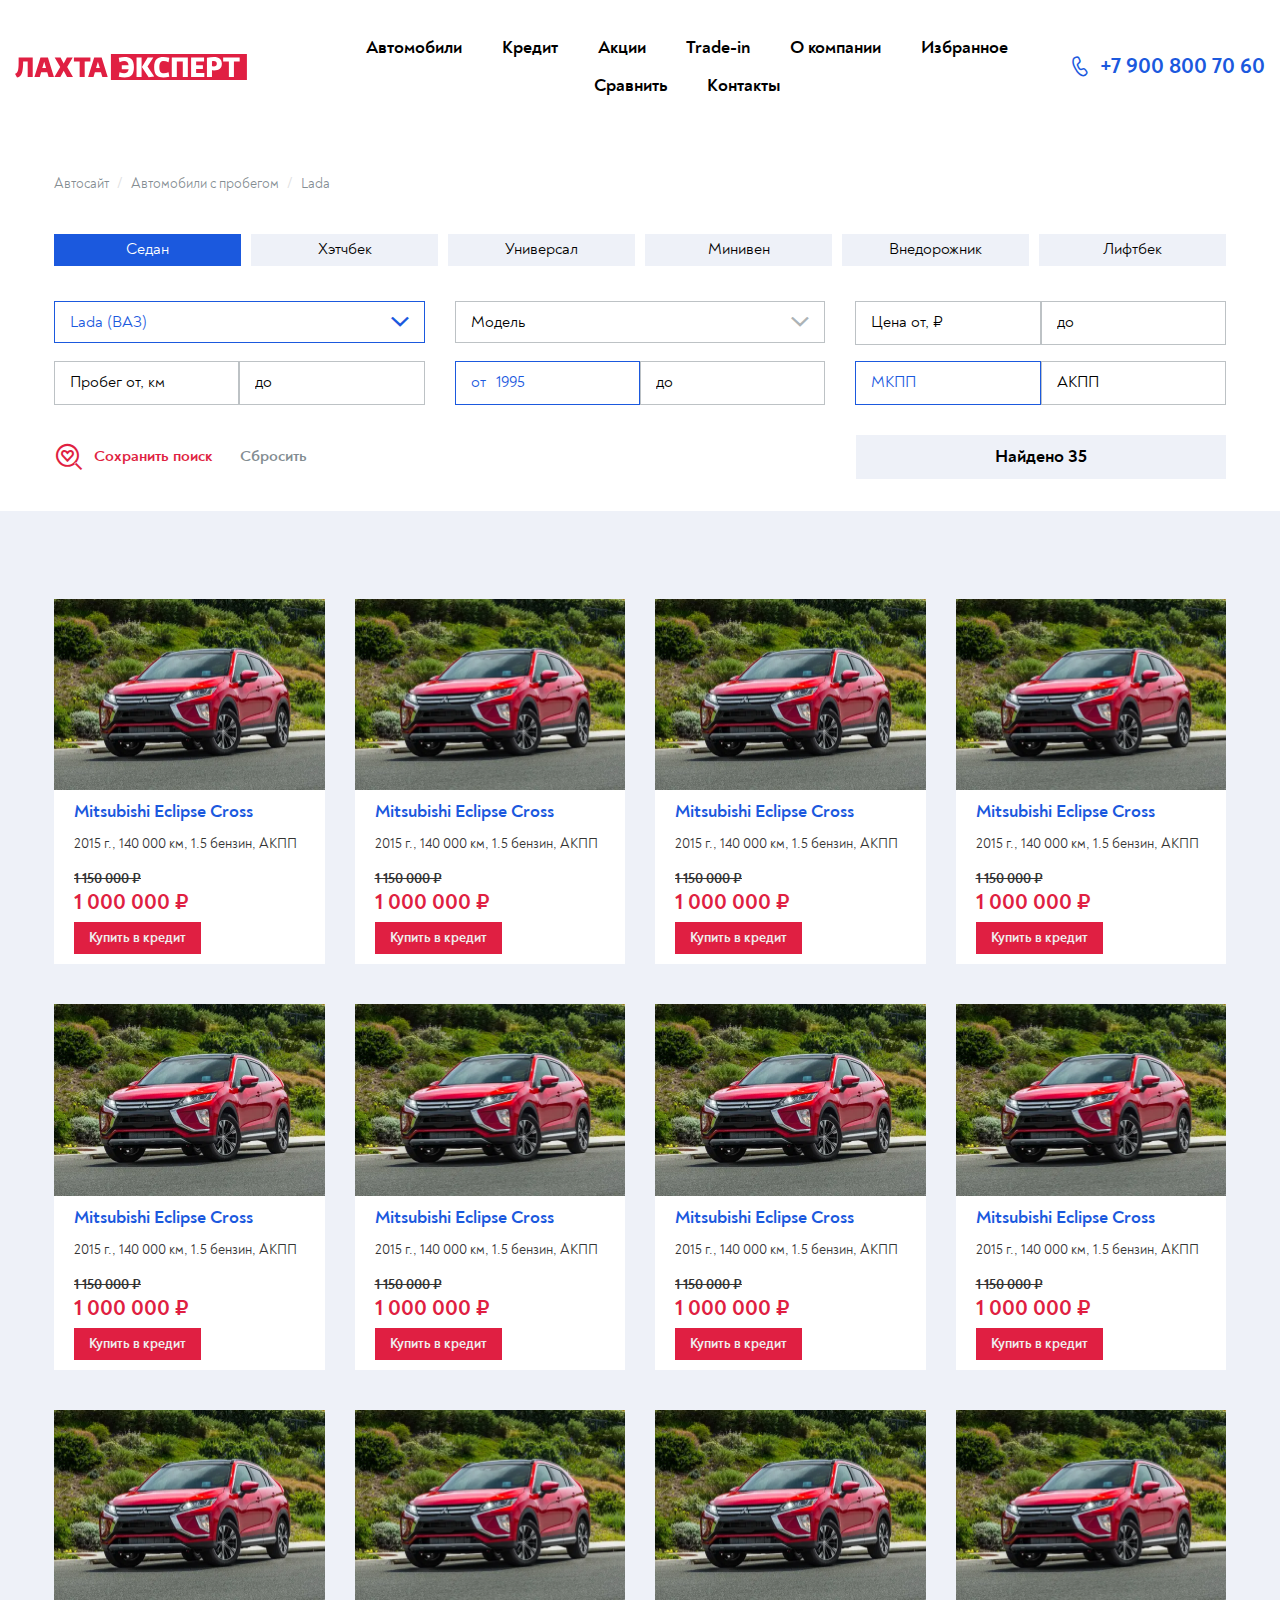
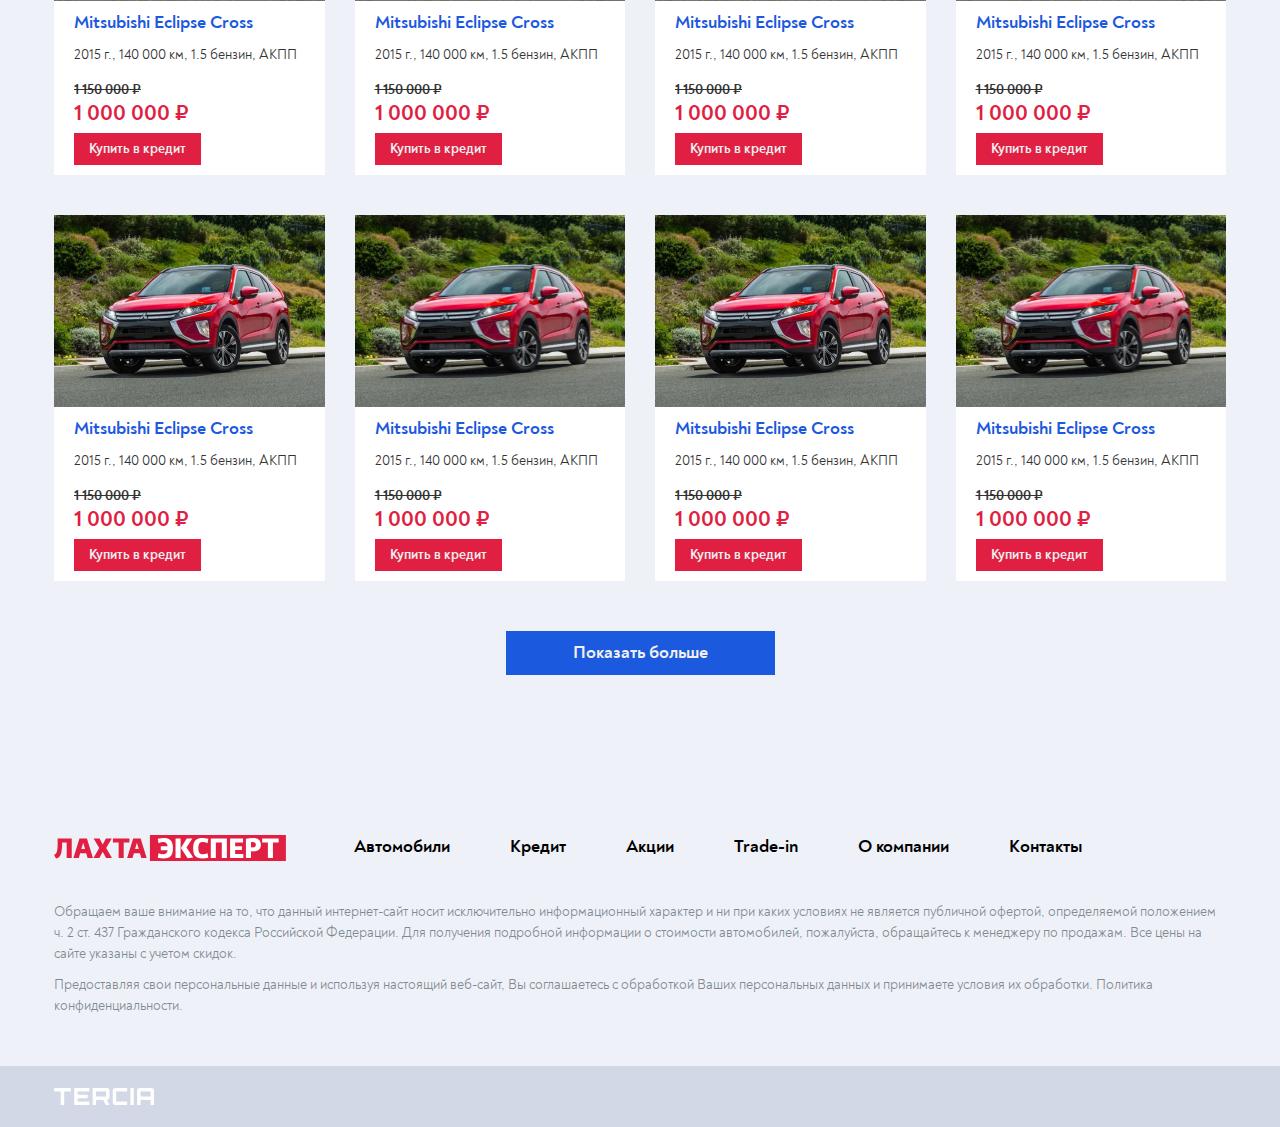
<file: used-cars.html>
<!DOCTYPE html>
<html lang="ru">

<head>
	<title>Автомобили с пробегом</title>
	<meta charset="UTF-8">
	<meta name="format-detection" content="telephone=no">
	<!-- <style>body{opacity: 0;}</style> -->
	<link rel="stylesheet" href="css/style.min.css?_v=20250131032855">
	<link rel="shortcut icon" href="favicon.ico">
	<!-- <meta name="robots" content="noindex, nofollow"> -->
	<meta name="viewport" content="width=device-width, initial-scale=1.0">
</head>

<body>
	<div class="wrapper">
		<header data-scroll class="header">
			<div class="header__container">
				<div class="header__content">
					<a href="#" class="header__logo">
						<img src="img/icons/logo.svg" alt="">
					</a>
					<div class="header__body">
						<div class="header__menu menu">
							<button type="button" class="menu__icon icon-menu"><span></span></button>
							<nav class="menu__body">
								<ul>
									<li class="menu__item">
										<a href="#" class="menu__link">
											Автомобили
											<span class="_icon-arrow"></span>
										</a>
										<div class="menu__sublink sublink-menu">
											<div class="sublink-menu__top">
												<div class="sublink-menu__container">
													<div class="sublink-menu__buttons">
														<div class="sublink-menu__back _icon-arrow">Назад</div>
														<div class="sublink-menu__close _icon-close"></div>
													</div>
												</div>
											</div>
											<div class="sublink-menu__contents">
												<div data-tabs class="sublink-menu__tabs">
													<div class="sublink-menu__close _icon-close"></div>
													<nav data-tabs-titles class="sublink-menu__navigation toggle-navigation">
														<button type="button" class="toggle-navigation__title _tab-active">Новые
															автомобили</button>
														<button type="button" class="toggle-navigation__toggle">
															<span class="toggle-navigation__button">
															</span>
														</button>
														<button type="button" class="toggle-navigation__title">Автомобили с
															пробегом</button>
													</nav>
													<div data-tabs-body class="sublink-menu__content">
														<div class="sublink-menu__body">
															<div class="sublink-menu__container">
																<div class="sublink-menu__brands">
																	<div class="brands__body">
																		<div class="brands__column">
																			<a href="#" class="brands__item">
																				<div class="brands__image">
																					<picture><source srcset="img/brands/chevrolet.webp" type="image/webp"><img loading="lazy" src="img/brands/chevrolet.png" alt=""></picture>
																				</div>
																				<div class="brands__titles">
																					<div class="brands__title">Chevrolet
																					</div>
																					<div class="brands__subtitle">15 авто
																					</div>
																				</div>
																			</a>
																		</div>
																		<div class="brands__column">
																			<a href="#" class="brands__item">
																				<div class="brands__image">
																					<picture><source srcset="img/brands/hyundai.webp" type="image/webp"><img loading="lazy" src="img/brands/hyundai.png" alt=""></picture>
																				</div>
																				<div class="brands__titles">
																					<div class="brands__title">Hyundai</div>
																					<div class="brands__subtitle">15 авто
																					</div>
																				</div>
																			</a>
																		</div>
																		<div class="brands__column">
																			<a href="#" class="brands__item">
																				<div class="brands__image">
																					<picture><source srcset="img/brands/volkswagen.webp" type="image/webp"><img loading="lazy" src="img/brands/volkswagen.png" alt=""></picture>
																				</div>
																				<div class="brands__titles">
																					<div class="brands__title">Volkswagen
																					</div>
																					<div class="brands__subtitle">15 авто
																					</div>
																				</div>
																			</a>
																		</div>
																		<div class="brands__column">
																			<a href="#" class="brands__item">
																				<div class="brands__image">
																					<picture><source srcset="img/brands/FAW.webp" type="image/webp"><img loading="lazy" src="img/brands/FAW.png" alt=""></picture>
																				</div>
																				<div class="brands__titles">
																					<div class="brands__title">FAW</div>
																					<div class="brands__subtitle">15 авто
																					</div>
																				</div>
																			</a>
																		</div>
																		<div class="brands__column">
																			<a href="#" class="brands__item">
																				<div class="brands__image">
																					<picture><source srcset="img/brands/nissan.webp" type="image/webp"><img loading="lazy" src="img/brands/nissan.png" alt=""></picture>
																				</div>
																				<div class="brands__titles">
																					<div class="brands__title">Nissan</div>
																					<div class="brands__subtitle">15 авто
																					</div>
																				</div>
																			</a>
																		</div>
																		<div class="brands__column">
																			<a href="#" class="brands__item">
																				<div class="brands__image">
																					<picture><source srcset="img/brands/kia.webp" type="image/webp"><img loading="lazy" src="img/brands/kia.png" alt=""></picture>
																				</div>
																				<div class="brands__titles">
																					<div class="brands__title">Kia</div>
																					<div class="brands__subtitle">15 авто
																					</div>
																				</div>
																			</a>
																		</div>
																		<div class="brands__column">
																			<a href="#" class="brands__item">
																				<div class="brands__image">
																					<picture><source srcset="img/brands/lada.webp" type="image/webp"><img loading="lazy" src="img/brands/lada.png" alt=""></picture>
																				</div>
																				<div class="brands__titles">
																					<div class="brands__title">Lada</div>
																					<div class="brands__subtitle">15 авто
																					</div>
																				</div>
																			</a>
																		</div>
																		<div class="brands__column">
																			<a href="#" class="brands__item">
																				<div class="brands__image">
																					<picture><source srcset="img/brands/skoda.webp" type="image/webp"><img loading="lazy" src="img/brands/skoda.png" alt=""></picture>
																				</div>
																				<div class="brands__titles">
																					<div class="brands__title">Skoda</div>
																					<div class="brands__subtitle">15 авто
																					</div>
																				</div>
																			</a>
																		</div>
																		<div class="brands__column">
																			<a href="#" class="brands__item">
																				<div class="brands__image">
																					<picture><source srcset="img/brands/renault.webp" type="image/webp"><img loading="lazy" src="img/brands/renault.png" alt=""></picture>
																				</div>
																				<div class="brands__titles">
																					<div class="brands__title">Renault</div>
																					<div class="brands__subtitle">15 авто
																					</div>
																				</div>
																			</a>
																		</div>
																		<div class="brands__column">
																			<a href="#" class="brands__item">
																				<div class="brands__image">
																					<picture><source srcset="img/brands/chevrolet.webp" type="image/webp"><img loading="lazy" src="img/brands/chevrolet.png" alt=""></picture>
																				</div>
																				<div class="brands__titles">
																					<div class="brands__title">Chevrolet
																					</div>
																					<div class="brands__subtitle">15 авто
																					</div>
																				</div>
																			</a>
																		</div>
																		<div class="brands__column">
																			<a href="#" class="brands__item">
																				<div class="brands__image">
																					<picture><source srcset="img/brands/hyundai.webp" type="image/webp"><img loading="lazy" src="img/brands/hyundai.png" alt=""></picture>
																				</div>
																				<div class="brands__titles">
																					<div class="brands__title">Hyundai</div>
																					<div class="brands__subtitle">15 авто
																					</div>
																				</div>
																			</a>
																		</div>
																		<div class="brands__column">
																			<a href="#" class="brands__item">
																				<div class="brands__image">
																					<picture><source srcset="img/brands/volkswagen.webp" type="image/webp"><img loading="lazy" src="img/brands/volkswagen.png" alt=""></picture>
																				</div>
																				<div class="brands__titles">
																					<div class="brands__title">Volkswagen
																					</div>
																					<div class="brands__subtitle">15 авто
																					</div>
																				</div>
																			</a>
																		</div>
																		<div class="brands__column">
																			<a href="#" class="brands__item">
																				<div class="brands__image">
																					<picture><source srcset="img/brands/FAW.webp" type="image/webp"><img loading="lazy" src="img/brands/FAW.png" alt=""></picture>
																				</div>
																				<div class="brands__titles">
																					<div class="brands__title">FAW</div>
																					<div class="brands__subtitle">15 авто
																					</div>
																				</div>
																			</a>
																		</div>
																		<div class="brands__column">
																			<a href="#" class="brands__item">
																				<div class="brands__image">
																					<picture><source srcset="img/brands/nissan.webp" type="image/webp"><img loading="lazy" src="img/brands/nissan.png" alt=""></picture>
																				</div>
																				<div class="brands__titles">
																					<div class="brands__title">Nissan</div>
																					<div class="brands__subtitle">15 авто
																					</div>
																				</div>
																			</a>
																		</div>
																	</div>
																</div>
															</div>
														</div>
														<div class="sublink-menu__body toggle-content"></div>
														<div class="sublink-menu__body">
															<div class="sublink-menu__container">
																<div class="sublink-menu__brands">
																	<div class="brands__body">
																		<div class="brands__column">
																			<a href="#" class="brands__item">
																				<div class="brands__image">
																					<picture><source srcset="img/brands/chevrolet.webp" type="image/webp"><img loading="lazy" src="img/brands/chevrolet.png" alt=""></picture>
																				</div>
																				<div class="brands__titles">
																					<div class="brands__title">Chevrolet
																					</div>
																					<div class="brands__subtitle">15 авто
																					</div>
																				</div>
																			</a>
																		</div>
																		<div class="brands__column">
																			<a href="#" class="brands__item">
																				<div class="brands__image">
																					<picture><source srcset="img/brands/hyundai.webp" type="image/webp"><img loading="lazy" src="img/brands/hyundai.png" alt=""></picture>
																				</div>
																				<div class="brands__titles">
																					<div class="brands__title">Hyundai</div>
																					<div class="brands__subtitle">15 авто
																					</div>
																				</div>
																			</a>
																		</div>
																		<div class="brands__column">
																			<a href="#" class="brands__item">
																				<div class="brands__image">
																					<picture><source srcset="img/brands/volkswagen.webp" type="image/webp"><img loading="lazy" src="img/brands/volkswagen.png" alt=""></picture>
																				</div>
																				<div class="brands__titles">
																					<div class="brands__title">Volkswagen
																					</div>
																					<div class="brands__subtitle">15 авто
																					</div>
																				</div>
																			</a>
																		</div>
																		<div class="brands__column">
																			<a href="#" class="brands__item">
																				<div class="brands__image">
																					<picture><source srcset="img/brands/FAW.webp" type="image/webp"><img loading="lazy" src="img/brands/FAW.png" alt=""></picture>
																				</div>
																				<div class="brands__titles">
																					<div class="brands__title">FAW</div>
																					<div class="brands__subtitle">15 авто
																					</div>
																				</div>
																			</a>
																		</div>
																		<div class="brands__column">
																			<a href="#" class="brands__item">
																				<div class="brands__image">
																					<picture><source srcset="img/brands/nissan.webp" type="image/webp"><img loading="lazy" src="img/brands/nissan.png" alt=""></picture>
																				</div>
																				<div class="brands__titles">
																					<div class="brands__title">Nissan</div>
																					<div class="brands__subtitle">15 авто
																					</div>
																				</div>
																			</a>
																		</div>
																		<div class="brands__column">
																			<a href="#" class="brands__item">
																				<div class="brands__image">
																					<picture><source srcset="img/brands/kia.webp" type="image/webp"><img loading="lazy" src="img/brands/kia.png" alt=""></picture>
																				</div>
																				<div class="brands__titles">
																					<div class="brands__title">Kia</div>
																					<div class="brands__subtitle">15 авто
																					</div>
																				</div>
																			</a>
																		</div>
																		<div class="brands__column">
																			<a href="#" class="brands__item">
																				<div class="brands__image">
																					<picture><source srcset="img/brands/lada.webp" type="image/webp"><img loading="lazy" src="img/brands/lada.png" alt=""></picture>
																				</div>
																				<div class="brands__titles">
																					<div class="brands__title">Lada</div>
																					<div class="brands__subtitle">15 авто
																					</div>
																				</div>
																			</a>
																		</div>
																		<div class="brands__column">
																			<a href="#" class="brands__item">
																				<div class="brands__image">
																					<picture><source srcset="img/brands/skoda.webp" type="image/webp"><img loading="lazy" src="img/brands/skoda.png" alt=""></picture>
																				</div>
																				<div class="brands__titles">
																					<div class="brands__title">Skoda</div>
																					<div class="brands__subtitle">15 авто
																					</div>
																				</div>
																			</a>
																		</div>
																		<div class="brands__column">
																			<a href="#" class="brands__item">
																				<div class="brands__image">
																					<picture><source srcset="img/brands/renault.webp" type="image/webp"><img loading="lazy" src="img/brands/renault.png" alt=""></picture>
																				</div>
																				<div class="brands__titles">
																					<div class="brands__title">Renault</div>
																					<div class="brands__subtitle">15 авто
																					</div>
																				</div>
																			</a>
																		</div>
																		<div class="brands__column">
																			<a href="#" class="brands__item">
																				<div class="brands__image">
																					<picture><source srcset="img/brands/chevrolet.webp" type="image/webp"><img loading="lazy" src="img/brands/chevrolet.png" alt=""></picture>
																				</div>
																				<div class="brands__titles">
																					<div class="brands__title">Chevrolet
																					</div>
																					<div class="brands__subtitle">15 авто
																					</div>
																				</div>
																			</a>
																		</div>
																		<div class="brands__column">
																			<a href="#" class="brands__item">
																				<div class="brands__image">
																					<picture><source srcset="img/brands/hyundai.webp" type="image/webp"><img loading="lazy" src="img/brands/hyundai.png" alt=""></picture>
																				</div>
																				<div class="brands__titles">
																					<div class="brands__title">Hyundai</div>
																					<div class="brands__subtitle">15 авто
																					</div>
																				</div>
																			</a>
																		</div>
																		<div class="brands__column">
																			<a href="#" class="brands__item">
																				<div class="brands__image">
																					<picture><source srcset="img/brands/volkswagen.webp" type="image/webp"><img loading="lazy" src="img/brands/volkswagen.png" alt=""></picture>
																				</div>
																				<div class="brands__titles">
																					<div class="brands__title">Volkswagen
																					</div>
																					<div class="brands__subtitle">15 авто
																					</div>
																				</div>
																			</a>
																		</div>
																		<div class="brands__column">
																			<a href="#" class="brands__item">
																				<div class="brands__image">
																					<picture><source srcset="img/brands/FAW.webp" type="image/webp"><img loading="lazy" src="img/brands/FAW.png" alt=""></picture>
																				</div>
																				<div class="brands__titles">
																					<div class="brands__title">FAW</div>
																					<div class="brands__subtitle">15 авто
																					</div>
																				</div>
																			</a>
																		</div>
																		<div class="brands__column">
																			<a href="#" class="brands__item">
																				<div class="brands__image">
																					<picture><source srcset="img/brands/nissan.webp" type="image/webp"><img loading="lazy" src="img/brands/nissan.png" alt=""></picture>
																				</div>
																				<div class="brands__titles">
																					<div class="brands__title">Nissan</div>
																					<div class="brands__subtitle">15 авто
																					</div>
																				</div>
																			</a>
																		</div>
																		<div class="brands__column">
																			<a href="#" class="brands__item">
																				<div class="brands__image">
																					<picture><source srcset="img/brands/kia.webp" type="image/webp"><img loading="lazy" src="img/brands/kia.png" alt=""></picture>
																				</div>
																				<div class="brands__titles">
																					<div class="brands__title">Kia</div>
																					<div class="brands__subtitle">15 авто
																					</div>
																				</div>
																			</a>
																		</div>
																		<div class="brands__column">
																			<a href="#" class="brands__item">
																				<div class="brands__image">
																					<picture><source srcset="img/brands/volkswagen.webp" type="image/webp"><img loading="lazy" src="img/brands/volkswagen.png" alt=""></picture>
																				</div>
																				<div class="brands__titles">
																					<div class="brands__title">Volkswagen
																					</div>
																					<div class="brands__subtitle">15 авто
																					</div>
																				</div>
																			</a>
																		</div>
																		<div class="brands__column">
																			<a href="#" class="brands__item">
																				<div class="brands__image">
																					<picture><source srcset="img/brands/FAW.webp" type="image/webp"><img loading="lazy" src="img/brands/FAW.png" alt=""></picture>
																				</div>
																				<div class="brands__titles">
																					<div class="brands__title">FAW</div>
																					<div class="brands__subtitle">15 авто
																					</div>
																				</div>
																			</a>
																		</div>
																		<div class="brands__column">
																			<a href="#" class="brands__item">
																				<div class="brands__image">
																					<picture><source srcset="img/brands/skoda.webp" type="image/webp"><img loading="lazy" src="img/brands/skoda.png" alt=""></picture>
																				</div>
																				<div class="brands__titles">
																					<div class="brands__title">Skoda</div>
																					<div class="brands__subtitle">15 авто
																					</div>
																				</div>
																			</a>
																		</div>
																	</div>
																</div>
															</div>
														</div>
													</div>
												</div>
											</div>
										</div>
									</li>
									<li class="menu__item">
										<a href="#" class="menu__link">Кредит</a>
									</li>
									<li class="menu__item">
										<a href="#" class="menu__link">Акции</a>
									</li>
									<li class="menu__item">
										<a href="#" class="menu__link">Trade-in</a>
									</li>
									<li class="menu__item">
										<a href="#" class="menu__link">О компании</a>
									</li>
									<li class="menu__item">
										<a href="#" class="menu__link">Избранное</a>
									</li>
									<li class="menu__item">
										<a href="#" class="menu__link">Сравнить</a>
									</li>
									<li class="menu__item">
										<a href="#" class="menu__link">Контакты</a>
									</li>
								</ul>
							</nav>
						</div>
						<div class="header__contacts">
							<a href="tel:79008007060" class="_icon-phone"><span>+7 900 800 70 60</span></a>
						</div>
					</div>
				</div>
			</div>
		</header>
		<main class="page">
			<div class="page__main-used-cars main-used-cars">
				<div class="main-used-cars__top">
					<div class="main-used-cars__container">
						<div class="main-used-cars__breadcrambs breadcrambs">
							<div class="breadcrambs__content">
								<ul>
									<li>
										<a href="#">
											Автосайт
											<span>/</span>
										</a>
									</li>
									<li>
										<a href="#">
											Автомобили с пробегом
											<span>/</span>
										</a>
									</li>
									<li><span>Lada</span></li>
								</ul>
							</div>
						</div>
						<div class="main-used-cars__search-cars">
							<div class="search-cars__forms forms-search-cars">
								<form action="#" class="forms-search-cars__form">
									<div data-tabs class="forms-search-cars__tabs tabs">
										<nav data-tabs-titles class="tabs__navigation">
											<button type="button" class="tabs__title _tab-active"><span>Седан</span></button>
											<button type="button" class="tabs__title"><span>Хэтчбек</span></button>
											<button type="button" class="tabs__title"><span>Универсал</span></button>
											<button type="button" class="tabs__title"><span>Минивен</span></button>
											<button type="button" class="tabs__title"><span>Внедорожник</span></button>
											<button type="button" class="tabs__title"><span>Лифтбек</span></button>
										</nav>
										<div data-tabs-body class="tabs__content">
											<div class="tabs__body">
												<div class="tabs__forms forms-tabs">
													<div class="forms-tabs__inputs">
														<div class="forms-tabs__select select">
															<div class="select__menu">
																<div class="select__btn">
																	<div class="select__btntext filled">
																		<input autocomplete="off" type="text" name="form[]" value="Lada (ВАЗ)" placeholder="Машина">
																		<div class="select__arrow _icon-arrow"></div>
																	</div>
																</div>
																<div class="select__body">
																	<div class="select__top top-select">
																		<div class="top-select__title">Выберите марку
																		</div>
																		<div class="top-select__close select-close _icon-close">
																		</div>
																	</div>
																	<div class="select__options">
																		<div class="select__option _active">
																			<div class="select__option-text">Lada (ВАЗ)
																			</div>
																		</div>
																		<div class="select__option">
																			<div class="select__option-text">
																				Lada_2
																			</div>
																		</div>
																		<div class="select__option">
																			<div class="select__option-text">Lada_3
																			</div>
																		</div>
																	</div>
																</div>
															</div>
														</div>
													</div>
													<div class="forms-tabs__inputs">
														<div class="forms-tabs__select select">
															<div class="select__menu">
																<div class="select__btn">
																	<div class="select__btntext">
																		<input autocomplete="off" type="text" name="form[]" value="" placeholder="Модель">
																		<div class="select__arrow _icon-arrow"></div>
																	</div>
																</div>
																<div class="select__body">
																	<div class="select__top top-select">
																		<div class="top-select__delete">
																			Отмена
																		</div>
																		<div class="top-select__title strong">Модель
																		</div>
																		<div class="top-select__close select-close">
																			Готово</div>
																	</div>
																	<div class="select__options">
																		<div class="select__option">
																			<div class="select__option-text">
																				Модель_2
																			</div>
																		</div>
																		<div class="select__option">
																			<div class="select__option-text">
																				Модель_3
																			</div>
																		</div>
																		<div class="select__option">
																			<div class="select__option-text">Модель_4
																			</div>
																		</div>
																	</div>
																</div>
															</div>
														</div>
													</div>
													<div class="forms-tabs__inputs">
														<div class="forms-tabs__range">
															<div class="forms-tabs__input">
																<input id="price" autocomplete="off" type="text" name="form[]">
																<label for="price"><span>Цена</span> от<span>,
																		₽</span></label>
																<div class="forms-tabs__close _icon-close"></div>
															</div>
															<div class="forms-tabs__input">
																<input id="price_2" autocomplete="off" type="text" name="form[]">
																<label for="price_2">до</label>
																<div class="forms-tabs__close _icon-close"></div>
															</div>
														</div>
													</div>
													<div class="forms-tabs__inputs">
														<div class="forms-tabs__range">
															<div class="forms-tabs__input">
																<input id="mileage" autocomplete="off" type="text" name="form[]">
																<label for="mileage"><span>Пробег</span> от<span>,
																		км</span></label>
																<div class="forms-tabs__close _icon-close"></div>
															</div>
															<div class="forms-tabs__input">
																<input id="mileage_2" autocomplete="off" type="text" name="form[]">
																<label for="mileage_2">до</label>
																<div class="forms-tabs__close _icon-close"></div>
															</div>
														</div>
													</div>
													<div class="forms-tabs__inputs">
														<div class="forms-tabs__range">
															<div class="forms-tabs__input filled">
																<input value="1995" id="year" autocomplete="off" type="text" name="form[]">
																<label for="year"><span>Год</span> от</label>
																<div class="forms-tabs__close _icon-close"></div>
															</div>
															<div class="forms-tabs__input">
																<input id="year_2" autocomplete="off" type="text" name="form[]">
																<label for="year_2">до</label>
																<div class="forms-tabs__close _icon-close"></div>
															</div>
														</div>
													</div>
													<div class="forms-tabs__inputs">
														<div class="forms-tabs__options options">
															<div class="options__item">
																<input hidden id="o_1" class="options__input" checked type="radio" value="1" name="option">
																<label for="o_1" class="options__label">
																	<span class="options__text">МКПП</span>
																</label>
															</div>
															<div class="options__item">
																<input hidden id="o_2" class="options__input" type="radio" value="2" name="option">
																<label for="o_2" class="options__label">
																	<span class="options__text">АКПП</span>
																</label>
															</div>
														</div>
													</div>
												</div>
											</div>
											<div class="tabs__body">
												<div class="tabs__forms forms-tabs">
													<div class="forms-tabs__inputs">
														<div class="forms-tabs__select select">
															<div class="select__menu">
																<div class="select__btn">
																	<div class="select__btntext filled">
																		<input autocomplete="off" type="text" name="form[2]" value="Lada (ВАЗ)" placeholder="Машина">
																		<div class="select__arrow _icon-arrow"></div>
																	</div>
																</div>
																<div class="select__body">
																	<div class="select__top top-select">
																		<div class="top-select__title">Выберите марку
																		</div>
																		<div class="top-select__close select-close _icon-close">
																		</div>
																	</div>
																	<div class="select__options">
																		<div class="select__option _active">
																			<div class="select__option-text">Lada (ВАЗ)
																			</div>
																		</div>
																		<div class="select__option">
																			<div class="select__option-text">
																				Lada_2
																			</div>
																		</div>
																		<div class="select__option">
																			<div class="select__option-text">Lada_3
																			</div>
																		</div>
																	</div>
																</div>
															</div>
														</div>
													</div>
													<div class="forms-tabs__inputs">
														<div class="forms-tabs__select select">
															<div class="select__menu">
																<div class="select__btn">
																	<div class="select__btntext">
																		<input autocomplete="off" type="text" name="form[2]" value="" placeholder="Модель">
																		<div class="select__arrow _icon-arrow"></div>
																	</div>
																</div>
																<div class="select__body">
																	<div class="select__top top-select">
																		<div class="top-select__delete">
																			Отмена
																		</div>
																		<div class="top-select__title strong">Модель
																		</div>
																		<div class="top-select__close select-close">
																			Готово</div>
																	</div>
																	<div class="select__options">
																		<div class="select__option">
																			<div class="select__option-text">
																				Модель_2
																			</div>
																		</div>
																		<div class="select__option">
																			<div class="select__option-text">
																				Модель_3
																			</div>
																		</div>
																		<div class="select__option">
																			<div class="select__option-text">Модель_4
																			</div>
																		</div>
																	</div>
																</div>
															</div>
														</div>
													</div>
													<div class="forms-tabs__inputs">
														<div class="forms-tabs__range">
															<div class="forms-tabs__input">
																<input id="price_4" autocomplete="off" type="text" name="form[2]">
																<label for="price_4"><span>Цена</span> от<span>,
																		₽</span></label>
																<div class="forms-tabs__close _icon-close"></div>
															</div>
															<div class="forms-tabs__input">
																<input id="price_5" autocomplete="off" type="text" name="form[2]">
																<label for="price_5">до</label>
																<div class="forms-tabs__close _icon-close"></div>
															</div>
														</div>
													</div>
													<div class="forms-tabs__inputs">
														<div class="forms-tabs__range">
															<div class="forms-tabs__input">
																<input id="mileage_3" autocomplete="off" type="text" name="form[2]">
																<label for="mileage_3"><span>Пробег</span> от<span>,
																		км</span></label>
																<div class="forms-tabs__close _icon-close"></div>
															</div>
															<div class="forms-tabs__input">
																<input id="mileage_4" autocomplete="off" type="text" name="form[2]">
																<label for="mileage_4">до</label>
																<div class="forms-tabs__close _icon-close"></div>
															</div>
														</div>
													</div>
													<div class="forms-tabs__inputs">
														<div class="forms-tabs__range">
															<div class="forms-tabs__input filled">
																<input value="1995" id="year_3" autocomplete="off" type="text" name="form[2]">
																<label for="year_3"><span>Год</span> от</label>
																<div class="forms-tabs__close _icon-close"></div>
															</div>
															<div class="forms-tabs__input">
																<input id="year_4" autocomplete="off" type="text" name="form[2]">
																<label for="year_4">до</label>
																<div class="forms-tabs__close _icon-close"></div>
															</div>
														</div>
													</div>
													<div class="forms-tabs__inputs">
														<div class="forms-tabs__options options">
															<div class="options__item">
																<input hidden id="o_3" class="options__input" checked type="radio" value="3" name="option_2">
																<label for="o_3" class="options__label">
																	<span class="options__text">МКПП</span>
																</label>
															</div>
															<div class="options__item">
																<input hidden id="o_4" class="options__input" type="radio" value="4" name="option_2">
																<label for="o_4" class="options__label">
																	<span class="options__text">АКПП</span>
																</label>
															</div>
														</div>
													</div>
												</div>
											</div>
											<div class="tabs__body">
												<div class="tabs__forms forms-tabs">
													<div class="forms-tabs__inputs">
														<div class="forms-tabs__select select">
															<div class="select__menu">
																<div class="select__btn">
																	<div class="select__btntext filled">
																		<input autocomplete="off" type="text" name="form[3]" value="Lada (ВАЗ)" placeholder="Машина">
																		<div class="select__arrow _icon-arrow"></div>
																	</div>
																</div>
																<div class="select__body">
																	<div class="select__top top-select">
																		<div class="top-select__title">Выберите марку
																		</div>
																		<div class="top-select__close select-close _icon-close">
																		</div>
																	</div>
																	<div class="select__options">
																		<div class="select__option _active">
																			<div class="select__option-text">Lada (ВАЗ)
																			</div>
																		</div>
																		<div class="select__option">
																			<div class="select__option-text">
																				Lada_2
																			</div>
																		</div>
																		<div class="select__option">
																			<div class="select__option-text">Lada_3
																			</div>
																		</div>
																	</div>
																</div>
															</div>
														</div>
													</div>
													<div class="forms-tabs__inputs">
														<div class="forms-tabs__select select">
															<div class="select__menu">
																<div class="select__btn">
																	<div class="select__btntext">
																		<input autocomplete="off" type="text" name="form[3]" value="" placeholder="Модель">
																		<div class="select__arrow _icon-arrow"></div>
																	</div>
																</div>
																<div class="select__body">
																	<div class="select__top top-select">
																		<div class="top-select__delete">
																			Отмена
																		</div>
																		<div class="top-select__title strong">Модель
																		</div>
																		<div class="top-select__close select-close">
																			Готово</div>
																	</div>
																	<div class="select__options">
																		<div class="select__option">
																			<div class="select__option-text">
																				Модель_2
																			</div>
																		</div>
																		<div class="select__option">
																			<div class="select__option-text">
																				Модель_3
																			</div>
																		</div>
																		<div class="select__option">
																			<div class="select__option-text">Модель_4
																			</div>
																		</div>
																	</div>
																</div>
															</div>
														</div>
													</div>
													<div class="forms-tabs__inputs">
														<div class="forms-tabs__range">
															<div class="forms-tabs__input">
																<input id="price_6" autocomplete="off" type="text" name="form[3]">
																<label for="price_6"><span>Цена</span> от<span>,
																		₽</span></label>
																<div class="forms-tabs__close _icon-close"></div>
															</div>
															<div class="forms-tabs__input">
																<input id="price_7" autocomplete="off" type="text" name="form[3]">
																<label for="price_7">до</label>
																<div class="forms-tabs__close _icon-close"></div>
															</div>
														</div>
													</div>
													<div class="forms-tabs__inputs">
														<div class="forms-tabs__range">
															<div class="forms-tabs__input">
																<input id="mileage_5" autocomplete="off" type="text" name="form[3]">
																<label for="mileage_5"><span>Пробег</span> от<span>,
																		км</span></label>
																<div class="forms-tabs__close _icon-close"></div>
															</div>
															<div class="forms-tabs__input">
																<input id="mileage_6" autocomplete="off" type="text" name="form[3]">
																<label for="mileage_6">до</label>
																<div class="forms-tabs__close _icon-close"></div>
															</div>
														</div>
													</div>
													<div class="forms-tabs__inputs">
														<div class="forms-tabs__range">
															<div class="forms-tabs__input filled">
																<input value="1995" id="year_5" autocomplete="off" type="text" name="form[3]">
																<label for="year_5"><span>Год</span> от</label>
																<div class="forms-tabs__close _icon-close"></div>
															</div>
															<div class="forms-tabs__input">
																<input id="year_6" autocomplete="off" type="text" name="form[3]">
																<label for="year_6">до</label>
																<div class="forms-tabs__close _icon-close"></div>
															</div>
														</div>
													</div>
													<div class="forms-tabs__inputs">
														<div class="forms-tabs__options options">
															<div class="options__item">
																<input hidden id="o_5" class="options__input" checked type="radio" value="5" name="option_3">
																<label for="o_5" class="options__label">
																	<span class="options__text">МКПП</span>
																</label>
															</div>
															<div class="options__item">
																<input hidden id="o_6" class="options__input" type="radio" value="6" name="option_3">
																<label for="o_6" class="options__label">
																	<span class="options__text">АКПП</span>
																</label>
															</div>
														</div>
													</div>
												</div>
											</div>
											<div class="tabs__body">
												<div class="tabs__forms forms-tabs">
													<div class="forms-tabs__inputs">
														<div class="forms-tabs__select select">
															<div class="select__menu">
																<div class="select__btn">
																	<div class="select__btntext filled">
																		<input autocomplete="off" type="text" name="form[4]" value="Lada (ВАЗ)" placeholder="Машина">
																		<div class="select__arrow _icon-arrow"></div>
																	</div>
																</div>
																<div class="select__body">
																	<div class="select__top top-select">
																		<div class="top-select__title">Выберите марку
																		</div>
																		<div class="top-select__close select-close _icon-close">
																		</div>
																	</div>
																	<div class="select__options">
																		<div class="select__option _active">
																			<div class="select__option-text">Lada (ВАЗ)
																			</div>
																		</div>
																		<div class="select__option">
																			<div class="select__option-text">
																				Lada_2
																			</div>
																		</div>
																		<div class="select__option">
																			<div class="select__option-text">Lada_3
																			</div>
																		</div>
																	</div>
																</div>
															</div>
														</div>
													</div>
													<div class="forms-tabs__inputs">
														<div class="forms-tabs__select select">
															<div class="select__menu">
																<div class="select__btn">
																	<div class="select__btntext">
																		<input autocomplete="off" type="text" name="form[4]" value="" placeholder="Модель">
																		<div class="select__arrow _icon-arrow"></div>
																	</div>
																</div>
																<div class="select__body">
																	<div class="select__top top-select">
																		<div class="top-select__delete">
																			Отмена
																		</div>
																		<div class="top-select__title strong">Модель
																		</div>
																		<div class="top-select__close select-close">
																			Готово</div>
																	</div>
																	<div class="select__options">
																		<div class="select__option">
																			<div class="select__option-text">
																				Модель_2
																			</div>
																		</div>
																		<div class="select__option">
																			<div class="select__option-text">
																				Модель_3
																			</div>
																		</div>
																		<div class="select__option">
																			<div class="select__option-text">Модель_4
																			</div>
																		</div>
																	</div>
																</div>
															</div>
														</div>
													</div>
													<div class="forms-tabs__inputs">
														<div class="forms-tabs__range">
															<div class="forms-tabs__input">
																<input id="price_8" autocomplete="off" type="text" name="form[4]">
																<label for="price_8"><span>Цена</span> от<span>,
																		₽</span></label>
																<div class="forms-tabs__close _icon-close"></div>
															</div>
															<div class="forms-tabs__input">
																<input id="price_9" autocomplete="off" type="text" name="form[4]">
																<label for="price_9">до</label>
																<div class="forms-tabs__close _icon-close"></div>
															</div>
														</div>
													</div>
													<div class="forms-tabs__inputs">
														<div class="forms-tabs__range">
															<div class="forms-tabs__input">
																<input id="mileage_7" autocomplete="off" type="text" name="form[4]">
																<label for="mileage_7"><span>Пробег</span> от<span>,
																		км</span></label>
																<div class="forms-tabs__close _icon-close"></div>
															</div>
															<div class="forms-tabs__input">
																<input id="mileage_8" autocomplete="off" type="text" name="form[4]">
																<label for="mileage_8">до</label>
																<div class="forms-tabs__close _icon-close"></div>
															</div>
														</div>
													</div>
													<div class="forms-tabs__inputs">
														<div class="forms-tabs__range">
															<div class="forms-tabs__input filled">
																<input value="1995" id="year_7" autocomplete="off" type="text" name="form[4]">
																<label for="year_7"><span>Год</span> от</label>
																<div class="forms-tabs__close _icon-close"></div>
															</div>
															<div class="forms-tabs__input">
																<input id="year_8" autocomplete="off" type="text" name="form[4]">
																<label for="year_8">до</label>
																<div class="forms-tabs__close _icon-close"></div>
															</div>
														</div>
													</div>
													<div class="forms-tabs__inputs">
														<div class="forms-tabs__options options">
															<div class="options__item">
																<input hidden id="o_7" class="options__input" checked type="radio" value="7" name="option_4">
																<label for="o_7" class="options__label">
																	<span class="options__text">МКПП</span>
																</label>
															</div>
															<div class="options__item">
																<input hidden id="o_8" class="options__input" type="radio" value="8" name="option_4">
																<label for="o_8" class="options__label">
																	<span class="options__text">АКПП</span>
																</label>
															</div>
														</div>
													</div>
												</div>
											</div>
											<div class="tabs__body">
												<div class="tabs__forms forms-tabs">
													<div class="forms-tabs__inputs">
														<div class="forms-tabs__select select">
															<div class="select__menu">
																<div class="select__btn">
																	<div class="select__btntext filled">
																		<input autocomplete="off" type="text" name="form[5]" value="Lada (ВАЗ)" placeholder="Машина">
																		<div class="select__arrow _icon-arrow"></div>
																	</div>
																</div>
																<div class="select__body">
																	<div class="select__top top-select">
																		<div class="top-select__title">Выберите марку
																		</div>
																		<div class="top-select__close select-close _icon-close">
																		</div>
																	</div>
																	<div class="select__options">
																		<div class="select__option _active">
																			<div class="select__option-text">Lada (ВАЗ)
																			</div>
																		</div>
																		<div class="select__option">
																			<div class="select__option-text">
																				Lada_2
																			</div>
																		</div>
																		<div class="select__option">
																			<div class="select__option-text">Lada_3
																			</div>
																		</div>
																	</div>
																</div>
															</div>
														</div>
													</div>
													<div class="forms-tabs__inputs">
														<div class="forms-tabs__select select">
															<div class="select__menu">
																<div class="select__btn">
																	<div class="select__btntext">
																		<input autocomplete="off" type="text" name="form[5]" value="" placeholder="Модель">
																		<div class="select__arrow _icon-arrow"></div>
																	</div>
																</div>
																<div class="select__body">
																	<div class="select__top top-select">
																		<div class="top-select__delete">
																			Отмена
																		</div>
																		<div class="top-select__title strong">Модель
																		</div>
																		<div class="top-select__close select-close">
																			Готово</div>
																	</div>
																	<div class="select__options">
																		<div class="select__option">
																			<div class="select__option-text">
																				Модель_2
																			</div>
																		</div>
																		<div class="select__option">
																			<div class="select__option-text">
																				Модель_3
																			</div>
																		</div>
																		<div class="select__option">
																			<div class="select__option-text">Модель_4
																			</div>
																		</div>
																	</div>
																</div>
															</div>
														</div>
													</div>
													<div class="forms-tabs__inputs">
														<div class="forms-tabs__range">
															<div class="forms-tabs__input">
																<input id="price_10" autocomplete="off" type="text" name="form[5]">
																<label for="price_10"><span>Цена</span> от<span>,
																		₽</span></label>
																<div class="forms-tabs__close _icon-close"></div>
															</div>
															<div class="forms-tabs__input">
																<input id="price_11" autocomplete="off" type="text" name="form[5]">
																<label for="price_11">до</label>
																<div class="forms-tabs__close _icon-close"></div>
															</div>
														</div>
													</div>
													<div class="forms-tabs__inputs">
														<div class="forms-tabs__range">
															<div class="forms-tabs__input">
																<input id="mileage_9" autocomplete="off" type="text" name="form[5]">
																<label for="mileage_9"><span>Пробег</span> от<span>,
																		км</span></label>
																<div class="forms-tabs__close _icon-close"></div>
															</div>
															<div class="forms-tabs__input">
																<input id="mileage_10" autocomplete="off" type="text" name="form[5]">
																<label for="mileage_10">до</label>
																<div class="forms-tabs__close _icon-close"></div>
															</div>
														</div>
													</div>
													<div class="forms-tabs__inputs">
														<div class="forms-tabs__range">
															<div class="forms-tabs__input filled">
																<input value="1995" id="year_9" autocomplete="off" type="text" name="form[5]">
																<label for="year_9"><span>Год</span> от</label>
																<div class="forms-tabs__close _icon-close"></div>
															</div>
															<div class="forms-tabs__input">
																<input id="year_10" autocomplete="off" type="text" name="form[5]">
																<label for="year_10">до</label>
																<div class="forms-tabs__close _icon-close"></div>
															</div>
														</div>
													</div>
													<div class="forms-tabs__inputs">
														<div class="forms-tabs__options options">
															<div class="options__item">
																<input hidden id="o_9" class="options__input" checked type="radio" value="9" name="option_5">
																<label for="o_9" class="options__label">
																	<span class="options__text">МКПП</span>
																</label>
															</div>
															<div class="options__item">
																<input hidden id="o_10" class="options__input" type="radio" value="10" name="option_5">
																<label for="o_10" class="options__label">
																	<span class="options__text">АКПП</span>
																</label>
															</div>
														</div>
													</div>
												</div>
											</div>
											<div class="tabs__body">
												<div class="tabs__forms forms-tabs">
													<div class="forms-tabs__inputs">
														<div class="forms-tabs__select select">
															<div class="select__menu">
																<div class="select__btn">
																	<div class="select__btntext filled">
																		<input autocomplete="off" type="text" name="form[6]" value="Lada (ВАЗ)" placeholder="Машина">
																		<div class="select__arrow _icon-arrow"></div>
																	</div>
																</div>
																<div class="select__body">
																	<div class="select__top top-select">
																		<div class="top-select__title">Выберите марку
																		</div>
																		<div class="top-select__close select-close _icon-close">
																		</div>
																	</div>
																	<div class="select__options">
																		<div class="select__option _active">
																			<div class="select__option-text">Lada (ВАЗ)
																			</div>
																		</div>
																		<div class="select__option">
																			<div class="select__option-text">
																				Lada_2
																			</div>
																		</div>
																		<div class="select__option">
																			<div class="select__option-text">Lada_3
																			</div>
																		</div>
																	</div>
																</div>
															</div>
														</div>
													</div>
													<div class="forms-tabs__inputs">
														<div class="forms-tabs__select select">
															<div class="select__menu">
																<div class="select__btn">
																	<div class="select__btntext">
																		<input autocomplete="off" type="text" name="form[6]" value="" placeholder="Модель">
																		<div class="select__arrow _icon-arrow"></div>
																	</div>
																</div>
																<div class="select__body">
																	<div class="select__top top-select">
																		<div class="top-select__delete">
																			Отмена
																		</div>
																		<div class="top-select__title strong">Модель
																		</div>
																		<div class="top-select__close select-close">
																			Готово</div>
																	</div>
																	<div class="select__options">
																		<div class="select__option">
																			<div class="select__option-text">
																				Модель_2
																			</div>
																		</div>
																		<div class="select__option">
																			<div class="select__option-text">
																				Модель_3
																			</div>
																		</div>
																		<div class="select__option">
																			<div class="select__option-text">Модель_4
																			</div>
																		</div>
																	</div>
																</div>
															</div>
														</div>
													</div>
													<div class="forms-tabs__inputs">
														<div class="forms-tabs__range">
															<div class="forms-tabs__input">
																<input id="price_12" autocomplete="off" type="text" name="form[6]">
																<label for="price_12"><span>Цена</span> от<span>,
																		₽</span></label>
																<div class="forms-tabs__close _icon-close"></div>
															</div>
															<div class="forms-tabs__input">
																<input id="price_13" autocomplete="off" type="text" name="form[6]">
																<label for="price_13">до</label>
																<div class="forms-tabs__close _icon-close"></div>
															</div>
														</div>
													</div>
													<div class="forms-tabs__inputs">
														<div class="forms-tabs__range">
															<div class="forms-tabs__input">
																<input id="mileage_11" autocomplete="off" type="text" name="form[6]">
																<label for="mileage_11"><span>Пробег</span> от<span>,
																		км</span></label>
																<div class="forms-tabs__close _icon-close"></div>
															</div>
															<div class="forms-tabs__input">
																<input id="mileage_12" autocomplete="off" type="text" name="form[6]">
																<label for="mileage_12">до</label>
																<div class="forms-tabs__close _icon-close"></div>
															</div>
														</div>
													</div>
													<div class="forms-tabs__inputs">
														<div class="forms-tabs__range">
															<div class="forms-tabs__input filled">
																<input value="1995" id="year_11" autocomplete="off" type="text" name="form[6]">
																<label for="year_11"><span>Год</span> от</label>
																<div class="forms-tabs__close _icon-close"></div>
															</div>
															<div class="forms-tabs__input">
																<input id="year_12" autocomplete="off" type="text" name="form[6]">
																<label for="year_12">до</label>
																<div class="forms-tabs__close _icon-close"></div>
															</div>
														</div>
													</div>
													<div class="forms-tabs__inputs">
														<div class="forms-tabs__options options">
															<div class="options__item">
																<input hidden id="o_11" class="options__input" checked type="radio" value="11" name="option_6">
																<label for="o_11" class="options__label">
																	<span class="options__text">МКПП</span>
																</label>
															</div>
															<div class="options__item">
																<input hidden id="o_12" class="options__input" type="radio" value="12" name="option_6">
																<label for="o_12" class="options__label">
																	<span class="options__text">АКПП</span>
																</label>
															</div>
														</div>
													</div>
												</div>
											</div>
										</div>
									</div>
									<div class="forms-search-cars__buttons">
										<div class="forms-search-cars__icons">
											<div class="forms-search-cars__save _icon-search">Сохранить поиск</div>
											<div class="forms-search-cars__reset"> Сбросить</div>
										</div>
										<button type="submit" class="forms-search-cars__button button-grey">
											<span>Найдено 35</span>
										</button>
									</div>
								</form>
							</div>
						</div>
					</div>
				</div>
				<div class="main-used-cars__bottom">
					<div class="main-used-cars__container">
						<div class="main-used-cars__content">
							<div class="main-used-cars__used-cars">
								<div class="used-cars__column">
									<div class="used-cars__item">
										<div class="used-cars__image">
											<picture><source srcset="img/cars/car-5.webp" type="image/webp"><img loading="lazy" src="img/cars/car-5.png" alt=""></picture>
										</div>
										<div class="used-cars__desc">
											<a href="#" class="used-cars__title title">
												Mitsubishi Eclipse Cross
											</a>
											<div class="used-cars__subtitle subtitle">
												2015 г., 140 000 км, 1.5 бензин, АКПП
											</div>
											<div class="used-cars__prices prices">
												<s class="prices__old-price">1 150 000 ₽</s>
												<div class="prices__price">1 000 000 ₽</div>
											</div>
											<a href="#" class="used-cars__button button-red"><span>Купить в
													кредит</span></a>
										</div>
									</div>
								</div>
								<div class="used-cars__column">
									<div class="used-cars__item">
										<div class="used-cars__image">
											<picture><source srcset="img/cars/car-5.webp" type="image/webp"><img loading="lazy" src="img/cars/car-5.png" alt=""></picture>
										</div>
										<div class="used-cars__desc">
											<a href="#" class="used-cars__title title">
												Mitsubishi Eclipse Cross
											</a>
											<div class="used-cars__subtitle subtitle">
												2015 г., 140 000 км, 1.5 бензин, АКПП
											</div>
											<div class="used-cars__prices prices">
												<s class="prices__old-price">1 150 000 ₽</s>
												<div class="prices__price">1 000 000 ₽</div>
											</div>
											<a href="#" class="used-cars__button button-red"><span>Купить в
													кредит</span></a>
										</div>
									</div>
								</div>
								<div class="used-cars__column">
									<div class="used-cars__item">
										<div class="used-cars__image">
											<picture><source srcset="img/cars/car-5.webp" type="image/webp"><img loading="lazy" src="img/cars/car-5.png" alt=""></picture>
										</div>
										<div class="used-cars__desc">
											<a href="#" class="used-cars__title title">
												Mitsubishi Eclipse Cross
											</a>
											<div class="used-cars__subtitle subtitle">
												2015 г., 140 000 км, 1.5 бензин, АКПП
											</div>
											<div class="used-cars__prices prices">
												<s class="prices__old-price">1 150 000 ₽</s>
												<div class="prices__price">1 000 000 ₽</div>
											</div>
											<a href="#" class="used-cars__button button-red"><span>Купить в
													кредит</span></a>
										</div>
									</div>
								</div>
								<div class="used-cars__column">
									<div class="used-cars__item">
										<div class="used-cars__image">
											<picture><source srcset="img/cars/car-5.webp" type="image/webp"><img loading="lazy" src="img/cars/car-5.png" alt=""></picture>
										</div>
										<div class="used-cars__desc">
											<a href="#" class="used-cars__title title">
												Mitsubishi Eclipse Cross
											</a>
											<div class="used-cars__subtitle subtitle">
												2015 г., 140 000 км, 1.5 бензин, АКПП
											</div>
											<div class="used-cars__prices prices">
												<s class="prices__old-price">1 150 000 ₽</s>
												<div class="prices__price">1 000 000 ₽</div>
											</div>
											<a href="#" class="used-cars__button button-red"><span>Купить в
													кредит</span></a>
										</div>
									</div>
								</div>
								<div class="used-cars__column">
									<div class="used-cars__item">
										<div class="used-cars__image">
											<picture><source srcset="img/cars/car-5.webp" type="image/webp"><img loading="lazy" src="img/cars/car-5.png" alt=""></picture>
										</div>
										<div class="used-cars__desc">
											<a href="#" class="used-cars__title title">
												Mitsubishi Eclipse Cross
											</a>
											<div class="used-cars__subtitle subtitle">
												2015 г., 140 000 км, 1.5 бензин, АКПП
											</div>
											<div class="used-cars__prices prices">
												<s class="prices__old-price">1 150 000 ₽</s>
												<div class="prices__price">1 000 000 ₽</div>
											</div>
											<a href="#" class="used-cars__button button-red"><span>Купить в
													кредит</span></a>
										</div>
									</div>
								</div>
								<div class="used-cars__column">
									<div class="used-cars__item">
										<div class="used-cars__image">
											<picture><source srcset="img/cars/car-5.webp" type="image/webp"><img loading="lazy" src="img/cars/car-5.png" alt=""></picture>
										</div>
										<div class="used-cars__desc">
											<a href="#" class="used-cars__title title">
												Mitsubishi Eclipse Cross
											</a>
											<div class="used-cars__subtitle subtitle">
												2015 г., 140 000 км, 1.5 бензин, АКПП
											</div>
											<div class="used-cars__prices prices">
												<s class="prices__old-price">1 150 000 ₽</s>
												<div class="prices__price">1 000 000 ₽</div>
											</div>
											<a href="#" class="used-cars__button button-red"><span>Купить в
													кредит</span></a>
										</div>
									</div>
								</div>
								<div class="used-cars__column">
									<div class="used-cars__item">
										<div class="used-cars__image">
											<picture><source srcset="img/cars/car-5.webp" type="image/webp"><img loading="lazy" src="img/cars/car-5.png" alt=""></picture>
										</div>
										<div class="used-cars__desc">
											<a href="#" class="used-cars__title title">
												Mitsubishi Eclipse Cross
											</a>
											<div class="used-cars__subtitle subtitle">
												2015 г., 140 000 км, 1.5 бензин, АКПП
											</div>
											<div class="used-cars__prices prices">
												<s class="prices__old-price">1 150 000 ₽</s>
												<div class="prices__price">1 000 000 ₽</div>
											</div>
											<a href="#" class="used-cars__button button-red"><span>Купить в
													кредит</span></a>
										</div>
									</div>
								</div>
								<div class="used-cars__column">
									<div class="used-cars__item">
										<div class="used-cars__image">
											<picture><source srcset="img/cars/car-5.webp" type="image/webp"><img loading="lazy" src="img/cars/car-5.png" alt=""></picture>
										</div>
										<div class="used-cars__desc">
											<a href="#" class="used-cars__title title">
												Mitsubishi Eclipse Cross
											</a>
											<div class="used-cars__subtitle subtitle">
												2015 г., 140 000 км, 1.5 бензин, АКПП
											</div>
											<div class="used-cars__prices prices">
												<s class="prices__old-price">1 150 000 ₽</s>
												<div class="prices__price">1 000 000 ₽</div>
											</div>
											<a href="#" class="used-cars__button button-red"><span>Купить в
													кредит</span></a>
										</div>
									</div>
								</div>
								<div class="used-cars__column">
									<div class="used-cars__item">
										<div class="used-cars__image">
											<picture><source srcset="img/cars/car-5.webp" type="image/webp"><img loading="lazy" src="img/cars/car-5.png" alt=""></picture>
										</div>
										<div class="used-cars__desc">
											<a href="#" class="used-cars__title title">
												Mitsubishi Eclipse Cross
											</a>
											<div class="used-cars__subtitle subtitle">
												2015 г., 140 000 км, 1.5 бензин, АКПП
											</div>
											<div class="used-cars__prices prices">
												<s class="prices__old-price">1 150 000 ₽</s>
												<div class="prices__price">1 000 000 ₽</div>
											</div>
											<a href="#" class="used-cars__button button-red"><span>Купить в
													кредит</span></a>
										</div>
									</div>
								</div>
								<div class="used-cars__column">
									<div class="used-cars__item">
										<div class="used-cars__image">
											<picture><source srcset="img/cars/car-5.webp" type="image/webp"><img loading="lazy" src="img/cars/car-5.png" alt=""></picture>
										</div>
										<div class="used-cars__desc">
											<a href="#" class="used-cars__title title">
												Mitsubishi Eclipse Cross
											</a>
											<div class="used-cars__subtitle subtitle">
												2015 г., 140 000 км, 1.5 бензин, АКПП
											</div>
											<div class="used-cars__prices prices">
												<s class="prices__old-price">1 150 000 ₽</s>
												<div class="prices__price">1 000 000 ₽</div>
											</div>
											<a href="#" class="used-cars__button button-red"><span>Купить в
													кредит</span></a>
										</div>
									</div>
								</div>
								<div class="used-cars__column">
									<div class="used-cars__item">
										<div class="used-cars__image">
											<picture><source srcset="img/cars/car-5.webp" type="image/webp"><img loading="lazy" src="img/cars/car-5.png" alt=""></picture>
										</div>
										<div class="used-cars__desc">
											<a href="#" class="used-cars__title title">
												Mitsubishi Eclipse Cross
											</a>
											<div class="used-cars__subtitle subtitle">
												2015 г., 140 000 км, 1.5 бензин, АКПП
											</div>
											<div class="used-cars__prices prices">
												<s class="prices__old-price">1 150 000 ₽</s>
												<div class="prices__price">1 000 000 ₽</div>
											</div>
											<a href="#" class="used-cars__button button-red"><span>Купить в
													кредит</span></a>
										</div>
									</div>
								</div>
								<div class="used-cars__column">
									<div class="used-cars__item">
										<div class="used-cars__image">
											<picture><source srcset="img/cars/car-5.webp" type="image/webp"><img loading="lazy" src="img/cars/car-5.png" alt=""></picture>
										</div>
										<div class="used-cars__desc">
											<a href="#" class="used-cars__title title">
												Mitsubishi Eclipse Cross
											</a>
											<div class="used-cars__subtitle subtitle">
												2015 г., 140 000 км, 1.5 бензин, АКПП
											</div>
											<div class="used-cars__prices prices">
												<s class="prices__old-price">1 150 000 ₽</s>
												<div class="prices__price">1 000 000 ₽</div>
											</div>
											<a href="#" class="used-cars__button button-red"><span>Купить в
													кредит</span></a>
										</div>
									</div>
								</div>
								<div class="used-cars__column">
									<div class="used-cars__item">
										<div class="used-cars__image">
											<picture><source srcset="img/cars/car-5.webp" type="image/webp"><img loading="lazy" src="img/cars/car-5.png" alt=""></picture>
										</div>
										<div class="used-cars__desc">
											<a href="#" class="used-cars__title title">
												Mitsubishi Eclipse Cross
											</a>
											<div class="used-cars__subtitle subtitle">
												2015 г., 140 000 км, 1.5 бензин, АКПП
											</div>
											<div class="used-cars__prices prices">
												<s class="prices__old-price">1 150 000 ₽</s>
												<div class="prices__price">1 000 000 ₽</div>
											</div>
											<a href="#" class="used-cars__button button-red"><span>Купить в
													кредит</span></a>
										</div>
									</div>
								</div>
								<div class="used-cars__column">
									<div class="used-cars__item">
										<div class="used-cars__image">
											<picture><source srcset="img/cars/car-5.webp" type="image/webp"><img loading="lazy" src="img/cars/car-5.png" alt=""></picture>
										</div>
										<div class="used-cars__desc">
											<a href="#" class="used-cars__title title">
												Mitsubishi Eclipse Cross
											</a>
											<div class="used-cars__subtitle subtitle">
												2015 г., 140 000 км, 1.5 бензин, АКПП
											</div>
											<div class="used-cars__prices prices">
												<s class="prices__old-price">1 150 000 ₽</s>
												<div class="prices__price">1 000 000 ₽</div>
											</div>
											<a href="#" class="used-cars__button button-red"><span>Купить в
													кредит</span></a>
										</div>
									</div>
								</div>
								<div class="used-cars__column">
									<div class="used-cars__item">
										<div class="used-cars__image">
											<picture><source srcset="img/cars/car-5.webp" type="image/webp"><img loading="lazy" src="img/cars/car-5.png" alt=""></picture>
										</div>
										<div class="used-cars__desc">
											<a href="#" class="used-cars__title title">
												Mitsubishi Eclipse Cross
											</a>
											<div class="used-cars__subtitle subtitle">
												2015 г., 140 000 км, 1.5 бензин, АКПП
											</div>
											<div class="used-cars__prices prices">
												<s class="prices__old-price">1 150 000 ₽</s>
												<div class="prices__price">1 000 000 ₽</div>
											</div>
											<a href="#" class="used-cars__button button-red"><span>Купить в
													кредит</span></a>
										</div>
									</div>
								</div>
								<div class="used-cars__column">
									<div class="used-cars__item">
										<div class="used-cars__image">
											<picture><source srcset="img/cars/car-5.webp" type="image/webp"><img loading="lazy" src="img/cars/car-5.png" alt=""></picture>
										</div>
										<div class="used-cars__desc">
											<a href="#" class="used-cars__title title">
												Mitsubishi Eclipse Cross
											</a>
											<div class="used-cars__subtitle subtitle">
												2015 г., 140 000 км, 1.5 бензин, АКПП
											</div>
											<div class="used-cars__prices prices">
												<s class="prices__old-price">1 150 000 ₽</s>
												<div class="prices__price">1 000 000 ₽</div>
											</div>
											<a href="#" class="used-cars__button button-red"><span>Купить в
													кредит</span></a>
										</div>
									</div>
								</div>
							</div>
							<a href="#" class="main-used-cars__button button-blue">Показать больше</a>
						</div>
					</div>
				</div>
			</div>
		</main>
		<footer class="footer">
			<div class="footer__top">
				<div class="footer__container">
					<div class="footer__body">
						<a href="#" class="footer__logo">
							<img loading="lazy" src="img/icons/logo.svg" alt="">
						</a>
						<ul>
							<li>
								<a href="#">Автомобили</a>
							</li>
							<li>
								<a href="#">Кредит</a>
							</li>
							<li>
								<a href="#">Акции</a>
							</li>
							<li>
								<a href="#">Trade-in</a>
							</li>
							<li>
								<a href="#">О компании</a>
							</li>
							<li>
								<a href="#">Контакты</a>
							</li>
						</ul>
					</div>
					<div class="footer__text">
						<p>
							Обращаем ваше внимание на то, что данный интернет-сайт носит исключительно информационный характер и
							ни при каких условиях не является публичной офертой, определяемой положением ч. 2 ст. 437
							Гражданского кодекса Российской Федерации. Для получения подробной информации о стоимости
							автомобилей, пожалуйста, обращайтесь к менеджеру по продажам. Все цены на сайте указаны с учетом
							скидок.
						</p>
						<p>
							Предоставляя свои персональные данные и используя настоящий веб-сайт, Вы соглашаетесь с
							обработкой Ваших персональных данных и принимаете условия их обработки. Политика конфиденциальности.
						</p>
					</div>
				</div>
			</div>
			<div class="footer__bottom">
				<div class="footer__container">
					<img loading="lazy" src="img/icons/terciya-logo.svg" alt="">
				</div>
			</div>
		</footer>
	</div>
	<script src="js/app.min.js?_v=20250131032855"></script>
</body>

</html>
</file>
<file: css/style.min.css>
@charset "UTF-8";@font-face{font-family:DINPro;font-display:swap;src:url(../fonts/DINPro-Bold.woff2) format("woff2"),url(../fonts/DINPro-Bold.woff) format("woff");font-weight:700;font-style:normal}@font-face{font-family:icons;font-display:swap;src:url(../fonts/icons.woff2) format("woff2"),url(../fonts/icons.woff) format("woff");font-weight:400;font-style:normal}@font-face{font-family:Foros;font-display:swap;src:url(../fonts/Foros-Bold.woff2) format("woff2"),url(../fonts/Foros-Bold.woff) format("woff");font-weight:700;font-style:normal}@font-face{font-family:Noah;font-display:swap;src:url(../fonts/Noah-Regular.woff2) format("woff2"),url(../fonts/Noah-Regular.woff) format("woff");font-weight:400;font-style:normal}@font-face{font-family:Noah;font-display:swap;src:url(../fonts/Noah-Bold.woff2) format("woff2"),url(../fonts/Noah-Bold.woff) format("woff");font-weight:700;font-style:normal}[class*=_icon-]:before{font-family:icons;font-style:normal;font-weight:400;font-variant:normal;text-transform:none;line-height:1;-webkit-font-smoothing:antialiased;-moz-osx-font-smoothing:grayscale}[class*=_icon-]:before{display:block}._icon-star-active:before{content:"\e913"}._icon-question:before{content:"\e914"}._icon-percent:before{content:"\e912"}._icon-check-2:before{content:"\e900"}._icon-update:before{content:"\e901"}._icon-play:before{content:"\e902"}._icon-reviews-star:before{content:"\e903"}._icon-favorites:before{content:"\e904"}._icon-list:before{content:"\e905"}._icon-grid:before{content:"\e906"}._icon-trophy:before{content:"\e907"}._icon-warnings:before{content:"\e908"}._icon-share:before{content:"\e909"}._icon-star:before{content:"\e90a"}._icon-check:before{content:"\e90b"}._icon-close:before{content:"\e90c"}._icon-search:before{content:"\e90d"}._icon-arrow:before{content:"\e90e"}._icon-youtube:before{content:"\e90f"}._icon-image:before{content:"\e910"}._icon-phone:before{content:"\e911"}*{padding:0;margin:0;border:0}*,:after,:before{-webkit-box-sizing:border-box;box-sizing:border-box}body,html{height:100%;min-width:320px}body{color:#000;line-height:1.2;font-family:Noah,sans-serif;font-size:14px;-ms-text-size-adjust:100%;-moz-text-size-adjust:100%;-webkit-text-size-adjust:100%;-webkit-font-smoothing:antialiased;-moz-osx-font-smoothing:grayscale}button,input,textarea{outline:0;font-family:Noah,sans-serif;font-size:inherit}button{cursor:pointer;color:inherit;background-color:inherit}a{color:inherit}a:link,a:visited{text-decoration:none}a:hover{text-decoration:none}ul li{list-style:none}img{vertical-align:top}h1,h2,h3,h4,h5,h6{font-weight:inherit;font-size:inherit}body{background:#eef1f8}.lock body{overflow:hidden;-ms-touch-action:none;touch-action:none}.sub-menu-open body{overflow:hidden;-ms-touch-action:none;touch-action:none}.wrapper{min-height:100%;display:-webkit-box;display:-ms-flexbox;display:flex;-webkit-box-orient:vertical;-webkit-box-direction:normal;-ms-flex-direction:column;flex-direction:column;overflow:hidden}.wrapper>main{-webkit-box-flex:1;-ms-flex:1 1 auto;flex:1 1 auto}.wrapper>*{min-width:0}[class*=__container]{max-width:73.25rem;-webkit-box-sizing:content-box;box-sizing:content-box;margin:0 auto;padding:0 .9375rem}.button-blue{position:relative;display:-webkit-box;display:-ms-flexbox;display:flex;-webkit-box-pack:center;-ms-flex-pack:center;justify-content:center;-webkit-box-align:center;-ms-flex-align:center;align-items:center;font-weight:700;font-size:14px;line-height:143%;text-align:center;color:#efefef;padding:6px 15px;background:#1b59de;-webkit-transition:all .3s ease 0s;-o-transition:all .3s ease 0s;transition:all .3s ease 0s}.button-blue span::before{position:absolute;right:18px;top:50%;-webkit-transform:translate(0,-50%);-ms-transform:translate(0,-50%);transform:translate(0,-50%);font-size:24px;color:#fff}.button-blue::after{content:"";position:absolute;top:0;left:0;width:100%;height:100%;opacity:0;background:rgba(255,255,255,.2);-webkit-transition:all .3s ease 0s;-o-transition:all .3s ease 0s;transition:all .3s ease 0s}.button-blue:hover::after{content:"";opacity:1}.button-blue.disabled{pointer-events:none;opacity:.1}.button-red{position:relative;display:-webkit-box;display:-ms-flexbox;display:flex;-webkit-box-pack:center;-ms-flex-pack:center;justify-content:center;-webkit-box-align:center;-ms-flex-align:center;align-items:center;font-weight:700;font-size:14px;line-height:143%;text-align:center;color:#efefef;padding:6px 15px;background:#e01f42;-webkit-transition:all .3s ease 0s;-o-transition:all .3s ease 0s;transition:all .3s ease 0s}.button-red::after{content:"";position:absolute;top:0;left:0;width:100%;height:100%;opacity:0;background:rgba(255,255,255,.2);-webkit-transition:all .3s ease 0s;-o-transition:all .3s ease 0s;transition:all .3s ease 0s}.button-red:hover::after{content:"";opacity:1}.button-grey{pointer-events:none;position:relative;display:-webkit-box;display:-ms-flexbox;display:flex;-webkit-box-pack:center;-ms-flex-pack:center;justify-content:center;-webkit-box-align:center;-ms-flex-align:center;align-items:center;font-weight:700;font-size:18px;line-height:133%;text-align:center;padding:6px 15px;background:#eef1f8}.checkbox{position:relative}.checkbox:hover .checkbox__tippy{opacity:1}.checkbox__input{position:absolute;width:0;height:0;opacity:0}.checkbox__input:hover+.checkbox__label .checkbox__icon{border:1px solid #1b59de}.checkbox__input:checked+.checkbox__label .checkbox__icon{border:1px solid #1b59de;background:#1b59de}.checkbox__input._form-error+.checkbox__label .checkbox__icon{border:1px solid #e01f42}.checkbox__input:checked+.checkbox__label .checkbox__icon::before{opacity:1}.checkbox__label{position:relative;cursor:pointer;display:-webkit-box;display:-ms-flexbox;display:flex}.checkbox__icon{display:-webkit-box;display:-ms-flexbox;display:flex;-webkit-box-pack:center;-ms-flex-pack:center;justify-content:center;-webkit-box-align:center;-ms-flex-align:center;align-items:center;-webkit-box-flex:0;-ms-flex:0 0 22px;flex:0 0 22px;height:22px;width:22px;border:1px solid rgba(90,103,110,.4);background:#fff;-webkit-transition:all .3s ease 0s;-o-transition:all .3s ease 0s;transition:all .3s ease 0s;margin:1px 10px 0 0}.checkbox__icon::before{-webkit-transition:all .3s ease 0s;-o-transition:all .3s ease 0s;transition:all .3s ease 0s;font-size:13px;color:#fff;opacity:0}.checkbox__text{display:-webkit-box;display:-ms-flexbox;display:flex;-webkit-box-orient:vertical;-webkit-box-direction:normal;-ms-flex-direction:column;flex-direction:column;font-weight:400;font-size:14px;line-height:143%;color:#5a676e}.checkbox__text a{color:#1b59de;-webkit-transition:all .3s ease 0s;-o-transition:all .3s ease 0s;transition:all .3s ease 0s}.checkbox__text a:hover{color:#0042b0}.checkbox__tippy{cursor:pointer;-webkit-transition:all .3s ease 0s;-o-transition:all .3s ease 0s;transition:all .3s ease 0s;position:absolute;top:100%;left:-30px;padding:2px 10px;font-weight:700;font-size:14px;line-height:143%;color:#fff;z-index:10;opacity:0;background:rgba(90,103,110,.8)}.checkbox__tippy:hover{background:#5a676e}.options{display:-webkit-box;display:-ms-flexbox;display:flex;height:100%}.options__item{-webkit-box-flex:0;-ms-flex:0 1 50%;flex:0 1 50%}.options__input{width:0;height:0;opacity:0;position:absolute}.options__input:checked+.options__label{border:1px solid #1b59de;color:#1b59de}.options__label{cursor:pointer;display:-webkit-box;display:-ms-flexbox;display:flex;width:100%;border:1px solid rgba(90,103,110,.4);padding:10px 15px;font-weight:400;font-size:16px;line-height:137%}.select{position:relative}.select__menu{position:relative}.select__menu._active .select__arrow{-webkit-transform:rotate(180deg);-ms-transform:rotate(180deg);transform:rotate(180deg)}.select__menu._active .select__body{display:block}.select__btn{position:relative;cursor:pointer}.select__btntext{position:relative;display:-webkit-box;display:-ms-flexbox;display:flex;-webkit-box-pack:justify;-ms-flex-pack:justify;justify-content:space-between;-webkit-box-align:center;-ms-flex-align:center;align-items:center;border:1px solid rgba(90,103,110,.4);padding:10px 15px;font-weight:400;font-size:16px;line-height:137%}.select__btntext input{pointer-events:none;width:100%;margin:0 10px 0 0}.select__btntext input::-webkit-input-placeholder{color:#000}.select__btntext input::-moz-placeholder{color:#000}.select__btntext input:-ms-input-placeholder{color:#000}.select__btntext input::-ms-input-placeholder{color:#000}.select__btntext input::placeholder{color:#000}.select__btntext._form-error{border:1px solid #e01f42}.select__btntext label{pointer-events:none;white-space:nowrap;position:absolute;top:50%;-webkit-transform:translate(0,-50%);-ms-transform:translate(0,-50%);transform:translate(0,-50%);left:15px;width:calc(100% - 30px);height:auto;font-weight:400;font-size:16px;line-height:137%;overflow:auto;-ms-overflow-style:none;scrollbar-width:none}.select__btntext label::-webkit-scrollbar{display:none}.select__btntext label span{color:#e01f42}.select__btntext.filled{border:1px solid #1b59de}.select__btntext.filled .select__arrow::before{color:#1b59de}.select__btntext.filled input{color:#1b59de}.select__btntext.filled label{opacity:0;pointer-events:none}.select__arrow{cursor:pointer;-webkit-transition:all .3s ease 0s;-o-transition:all .3s ease 0s;transition:all .3s ease 0s}.select__arrow::before{font-size:10px;color:rgba(90,103,110,.5)}.select__body{outline:0;display:none;position:absolute;top:100%;left:0;width:100%;z-index:15;margin:8px 0 0 0}.select__options{overflow:auto;-ms-overflow-style:none;scrollbar-width:none}.select__options::-webkit-scrollbar{display:none}.select__option{cursor:pointer;padding:8px 0;-webkit-transition:all .3s ease 0s;-o-transition:all .3s ease 0s;transition:all .3s ease 0s;display:block;font-weight:400;font-size:16px;line-height:137%}.select__option:hover .select__option-text{color:#1b59de}.select__option._active{display:none}.top-select{display:none}.top-select__title{font-weight:400;font-size:16px;line-height:137%}.top-select__title.strong{font-weight:700;text-align:center}.top-select__close{cursor:pointer;font-weight:700;font-size:16px;line-height:137%;text-align:right;color:#1b59de;margin:0 0 0 10px}.top-select__close::before{width:24px;height:24px;display:-webkit-box;display:-ms-flexbox;display:flex;-webkit-box-pack:center;-ms-flex-pack:center;justify-content:center;-webkit-box-align:center;-ms-flex-align:center;align-items:center;font-size:24px;color:#1b59de}.top-select__delete{font-weight:700;font-size:16px;line-height:137%;color:#e01f42;margin:0 10px 0 0}.rating{display:-webkit-box;display:-ms-flexbox;display:flex;-ms-flex-wrap:wrap;flex-wrap:wrap;width:108px;height:20px}.rating__body{display:inline-block;position:relative;width:108px;height:20px}.rating__body .rating-input{display:none}.rating__line{position:absolute;width:108px;height:20px;top:0;left:0;background:url(../img/icons/rating.svg) 0 0 no-repeat;background-size:100% 100%}.rating__activeline{position:absolute;width:0;height:20px;top:0;left:0;background:url(../img/icons/rating_active.svg) 0 0 no-repeat;z-index:2}.rating__stars{width:100%;display:-webkit-box;display:-ms-flexbox;display:flex;position:absolute;width:100%;height:100%;top:0;left:0}.rating__star{-webkit-box-flex:0;-ms-flex:0 0 20%;flex:0 0 20%;height:100%;opacity:0}.quantity{width:100%;height:65px;display:-webkit-box;display:-ms-flexbox;display:flex;border:1px solid rgba(90,103,110,.4);background:#fff}.quantity__button{-webkit-box-flex:0;-ms-flex:0 0 65px;flex:0 0 65px;position:relative;cursor:pointer}.quantity__button::after,.quantity__button::before{content:"";position:absolute;top:50%;left:50%;-webkit-transition:all .3s ease 0s;-o-transition:all .3s ease 0s;transition:all .3s ease 0s;margin:0 0 0 -10px;background-color:rgba(90,103,110,.75);width:23px;height:1px}.quantity__button_plus::before{margin:0 0 0 -10px;-webkit-transform:rotate(-90deg);-ms-transform:rotate(-90deg);transform:rotate(-90deg)}.quantity__button_plus::after{margin:0 0 0 -10px}.quantity__input{-webkit-box-flex:1;-ms-flex:1 1 auto;flex:1 1 auto}.quantity__input input{border:none!important;height:63px}body::after{content:"";background:#061d45;position:fixed;width:100%;height:100%;top:0;left:0;opacity:0;-webkit-transition:opacity .8s ease 0s;-o-transition:opacity .8s ease 0s;transition:opacity .8s ease 0s;pointer-events:none;z-index:149}.popup-show body::after{opacity:1}.popup{position:fixed;top:0;left:0;bottom:0;right:0;-webkit-transition:visibility .8s ease 0s;-o-transition:visibility .8s ease 0s;transition:visibility .8s ease 0s;visibility:hidden;pointer-events:none}.popup_show{z-index:150;visibility:visible;overflow:auto;pointer-events:auto}.popup_show .popup__content{visibility:visible;-webkit-transform:scale(1);-ms-transform:scale(1);transform:scale(1)}.popup__wrapper{display:-webkit-box;display:-ms-flexbox;display:flex;-webkit-box-orient:vertical;-webkit-box-direction:normal;-ms-flex-direction:column;flex-direction:column;-webkit-box-align:center;-ms-flex-align:center;align-items:center;min-height:100%;-webkit-box-flex:1;-ms-flex:1 1 auto;flex:1 1 auto;width:100%;display:flex;-webkit-box-pack:center;-ms-flex-pack:center;justify-content:center;align-items:center}.popup__content{visibility:hidden;-webkit-transform:scale(0);-ms-transform:scale(0);transform:scale(0);-webkit-transition:-webkit-transform .3s ease 0s;transition:-webkit-transform .3s ease 0s;-o-transition:transform .3s ease 0s;transition:transform .3s ease 0s;transition:transform .3s ease 0s,-webkit-transform .3s ease 0s;width:100%;max-width:100%}.lock .popup__content{visibility:visible}.popup__close{position:absolute;top:20px;right:30px;width:24px;height:24px;cursor:pointer;background:0 0}.popup__close::before{font-size:24px;color:#fff}.popup__sliders{-webkit-box-flex:1;-ms-flex:1 1 auto;flex:1 1 auto;min-width:0;margin:0 0 15px 0;display:-webkit-box;display:-ms-flexbox;display:flex;-webkit-box-align:center;-ms-flex-align:center;align-items:center}.popup__sliders .images-product__thumbs{margin:10px 0 0 130px}.popup__sliders .images-product__popup-slider{margin:0 130px}.popup__images{min-width:0}.popup__body{display:-webkit-box;display:-ms-flexbox;display:flex;min-width:0;height:100%}.popup__desc{-webkit-box-flex:0;-ms-flex:0 0 350px;flex:0 0 350px}.desc-popup__content{background:#fff;height:100%;padding:74px 30px}.desc-popup__content h3{margin:0 0 20px 0}.desc-popup__close{position:absolute;top:20px;right:30px;width:24px;height:24px;cursor:pointer;background:0 0}.desc-popup__close::before{font-size:24px;color:#e01f42}.desc-popup__price{font-weight:700;font-size:38px;line-height:116%;color:#333;margin:0 0 30px 0}.desc-popup__lists{padding:0 0 30px 0;margin:-6px 0}.desc-popup__list{display:-webkit-box;display:-ms-flexbox;display:flex;padding:6px 0}.desc-popup__title{-webkit-box-flex:0;-ms-flex:0 0 115px;flex:0 0 115px;font-weight:400;font-size:14px;line-height:143%;color:rgba(90,103,110,.75);margin:0 0 15px 0}.desc-popup__subtitle{-webkit-box-flex:0;-ms-flex:0 1 155px;flex:0 1 155px;font-weight:400;font-size:14px;line-height:143%}.desc-popup__buttons{margin:-5px 0}.desc-popup__button{width:100%;font-weight:700;font-size:18px;line-height:133%;text-align:center;margin:5px 0;padding:15px}#popup-video .popup__content{max-width:900px}.images-product__popup-thumb .thumb__slide:nth-child(n+7){display:block}.spollers__item{margin:0 0 35px 0}.spollers__item:last-child{margin:0}.spollers__titles{margin:0 0 15px 0}.spollers__title{-webkit-transition:all .3s ease 0s;-o-transition:all .3s ease 0s;transition:all .3s ease 0s}._spoller-active .spollers__title{color:#1b59de}.spollers__arrow{display:none;font-weight:400;font-size:14px;line-height:143%;text-align:right;color:#5a676e;-webkit-box-align:center;-ms-flex-align:center;align-items:center;-webkit-box-pack:end;-ms-flex-pack:end;justify-content:flex-end;-webkit-box-orient:horizontal;-webkit-box-direction:reverse;-ms-flex-direction:row-reverse;flex-direction:row-reverse;margin:0 0 0 10px;-webkit-transition:all .3s ease 0s;-o-transition:all .3s ease 0s;transition:all .3s ease 0s}.spollers__arrow::before{font-size:10px;color:rgba(27,89,222,.5);margin:0 0 0 10px;-webkit-transition:all .3s ease 0s;-o-transition:all .3s ease 0s;transition:all .3s ease 0s}._spoller-active .spollers__arrow::before{-webkit-transform:rotate(-180deg);-ms-transform:rotate(-180deg);transform:rotate(-180deg)}.spollers__content{margin:-7px 0}.spollers__rows{display:-webkit-box;display:-ms-flexbox;display:flex;-webkit-box-pack:justify;-ms-flex-pack:justify;justify-content:space-between;padding:7px 0}.spollers__row{-webkit-box-flex:0;-ms-flex:0 0 50%;flex:0 0 50%}.spollers__name{font-weight:400;font-size:16px;line-height:137%;color:rgba(90,103,110,.75)}.spollers__subname{font-weight:400;font-size:16px;line-height:137%;margin:0 0 0 10px}.spollers__icon{-webkit-box-flex:0;-ms-flex:0 0 24px;flex:0 0 24px;width:24px;height:24px;display:-webkit-box;display:-ms-flexbox;display:flex;-webkit-box-pack:center;-ms-flex-pack:center;justify-content:center;-webkit-box-align:center;-ms-flex-align:center;align-items:center;margin:0 0 0 10px}.spollers__icon::before{font-size:11px;color:#1b59de}.spollers__icon._icon-close::before{color:#e01f42}[data-showmore-button] span:last-child{display:none}._showmore-active [data-showmore-button] span{display:none}._showmore-active [data-showmore-button] span:last-child{display:-webkit-box;display:-ms-flexbox;display:flex}h1{font-weight:700;font-size:30px;line-height:120%}.h1{font-weight:700;font-size:30px;line-height:120%}h2{font-weight:700;font-size:38px;line-height:116%}h3{font-weight:700;font-size:22px;line-height:127%}.title{font-weight:700;font-size:18px;line-height:133%;-webkit-transition:all .3s ease 0s;-o-transition:all .3s ease 0s;transition:all .3s ease 0s}.title:hover{color:#1b59de}.subtitle{font-weight:400;font-size:14px;line-height:143%;color:#333}.toggle-navigation{display:-webkit-box;display:-ms-flexbox;display:flex;-ms-flex-wrap:nowrap;flex-wrap:nowrap;-webkit-box-align:center;-ms-flex-align:center;align-items:center;overflow:auto;-ms-overflow-style:none;scrollbar-width:none}.toggle-navigation::-webkit-scrollbar{display:none}.toggle-navigation._active .toggle-navigation__button::after{content:"";-webkit-transform:translate(calc(100% - 3px),-2px);-ms-transform:translate(calc(100% - 3px),-2px);transform:translate(calc(100% - 3px),-2px)}.toggle-navigation__title{white-space:nowrap;font-weight:700;font-size:22px;line-height:127%;color:rgba(51,51,51,.5);-webkit-transition:all .3s ease 0s;-o-transition:all .3s ease 0s;transition:all .3s ease 0s}.toggle-navigation__title._tab-active{color:#000}.toggle-navigation__toggle{pointer-events:none;margin:0 10px}.toggle-navigation__button{display:-webkit-box;display:-ms-flexbox;display:flex;pointer-events:none;position:relative;width:28px;height:16px;margin:0;vertical-align:top;background:0 0;background:#1b59de;border-radius:18px;outline:0;cursor:pointer;-webkit-appearance:none;-moz-appearance:none;appearance:none;-webkit-transition:all .3s cubic-bezier(.2,.85,.32,1.2);-o-transition:all .3s cubic-bezier(.2,.85,.32,1.2);transition:all .3s cubic-bezier(.2,.85,.32,1.2)}.toggle-navigation__button::after{content:"";position:absolute;left:0;top:0;margin:4px 0 4px 5px;width:12px;height:12px;background-color:#fff;border-radius:50%;-webkit-transform:translate(-3px,-2px);-ms-transform:translate(-3px,-2px);transform:translate(-3px,-2px);-webkit-transition:all .3s cubic-bezier(.2,.85,.32,1.2);-o-transition:all .3s cubic-bezier(.2,.85,.32,1.2);transition:all .3s cubic-bezier(.2,.85,.32,1.2)}.navigation-filter{position:relative;overflow:hidden;-webkit-box-flex:1;-ms-flex:1 1 auto;flex:1 1 auto}.navigation-filter::after{content:"";position:absolute;right:-180px;top:0;height:100%;width:244px;-webkit-filter:blur(10px);filter:blur(10px);background:-webkit-gradient(linear,left top,right top,from(#fff),to(rgba(255,255,255,0)));background:-o-linear-gradient(left,#fff 0,rgba(255,255,255,0) 100%);background:linear-gradient(90deg,#fff 0,rgba(255,255,255,0) 100%)}.navigation-filter__titles{display:-webkit-box;display:-ms-flexbox;display:flex;-ms-flex-wrap:wrap;flex-wrap:wrap;margin:-10px}.navigation-filter__titles.scroll{margin:0;-ms-flex-wrap:nowrap;flex-wrap:nowrap;overflow:auto;-ms-overflow-style:none;scrollbar-width:none}.navigation-filter__titles.scroll::-webkit-scrollbar{display:none}.navigation-filter__titles.scroll .navigation-filter__title{padding:0;margin:0 10px 0 0}.navigation-filter__titles.scroll .navigation-filter__title:last-child{margin:0}.navigation-filter__titles.scroll .navigation-filter__title span{font-weight:400;background:#eef1f8;width:auto;height:auto;border-radius:0;padding:5px 20px;-webkit-box-flex:0;-ms-flex:0 0 auto;flex:0 0 auto;color:#000}.navigation-filter__titles.scroll .navigation-filter__title._active span{color:#fff;background:#1b59de}.navigation-filter__title{padding:10px}.navigation-filter__title span{width:40px;height:40px;border-radius:50%;-webkit-box-flex:0;-ms-flex:0 0 40px;flex:0 0 40px;cursor:pointer;white-space:nowrap;display:-webkit-box;display:-ms-flexbox;display:flex;-webkit-box-pack:center;-ms-flex-pack:center;justify-content:center;-webkit-box-align:center;-ms-flex-align:center;align-items:center;font-weight:700;font-size:16px;line-height:137%;text-align:center;background:#fff;-webkit-transition:all .3s ease 0s;-o-transition:all .3s ease 0s;transition:all .3s ease 0s;padding:10px;color:#1b59de}.navigation-filter__title:hover span{background:#dae1f0}.navigation-filter__title._active span{color:#fff;background:#1b59de}.filter-column._hide{display:none}.prices__old-price{white-space:nowrap;font-weight:700;font-size:14px;line-height:143%;color:#333}.prices__price{white-space:nowrap;font-weight:700;font-size:22px;line-height:127%;color:#e01f42}.top{display:-webkit-box;display:-ms-flexbox;display:flex;-webkit-box-align:end;-ms-flex-align:end;align-items:flex-end;-webkit-box-pack:justify;-ms-flex-pack:justify;justify-content:space-between;margin:0 0 50px 0}.top__link{font-weight:700;font-size:16px;line-height:137%;color:#1b59de;margin:0 0 0 30px;-webkit-transition:all .3s ease 0s;-o-transition:all .3s ease 0s;transition:all .3s ease 0s}.top__link:hover{color:#0042b0}.right-top{display:-webkit-box;display:-ms-flexbox;display:flex;-webkit-box-align:end;-ms-flex-align:end;align-items:flex-end;margin:0 -36px;padding:0 0 0 30px}.right-top__column{display:-webkit-box;display:-ms-flexbox;display:flex;-ms-flex-wrap:wrap;flex-wrap:wrap;-webkit-box-align:center;-ms-flex-align:center;align-items:center;padding:0 36px}.right-top__title{font-weight:700;font-size:38px;line-height:116%;color:#1b59de;margin:0 15px 0 0}.right-top__subtitle{font-weight:700;font-size:15px;color:#1b59de;max-width:150px}.right-top__image-title{font-weight:400;font-size:15px;color:#5a676e;margin:0 10px 0 0}.right-top__image img{height:24px;width:auto}.pagination{display:-webkit-box;display:-ms-flexbox;display:flex;-webkit-box-pack:center;-ms-flex-pack:center;justify-content:center;-webkit-box-align:center;-ms-flex-align:center;align-items:center;position:relative;margin:25px 0 0 0}.pagination .swiper-pagination-bullet{-webkit-box-flex:0;-ms-flex:0 0 12px;flex:0 0 12px;margin:0 10px 0 0;position:relative;-webkit-transition:all .3s ease 0s;-o-transition:all .3s ease 0s;transition:all .3s ease 0s;background:rgba(27,89,222,.2);height:12px;border-radius:50%;cursor:pointer}.pagination .swiper-pagination-bullet:last-child{margin:0}.pagination .swiper-pagination-bullet-active{background:#1b59de}.breadcrambs{padding:40px 0 30px 0}.breadcrambs__content ul{display:inline;-ms-flex-wrap:nowrap;flex-wrap:nowrap}.breadcrambs__content ul li{display:inline}.breadcrambs__content ul li:last-child{pointer-events:none;color:rgba(90,103,110,.75)}.breadcrambs__content ul li a{-webkit-transition:all .3s ease 0s;-o-transition:all .3s ease 0s;transition:all .3s ease 0s;font-weight:400;font-size:14px;line-height:143%;color:rgba(90,103,110,.75)}.breadcrambs__content ul li a span{margin:0 5px;color:#ddd;-webkit-transition:all .3s ease 0s;-o-transition:all .3s ease 0s;transition:all .3s ease 0s}.breadcrambs__content ul li a:hover{color:#1b59de}.presents{padding:0 0 60px 0}.presents__body{margin:-15px;display:-webkit-box;display:-ms-flexbox;display:flex;-ms-flex-wrap:wrap;flex-wrap:wrap}.presents__column{-webkit-box-flex:0;-ms-flex:0 1 33.3333%;flex:0 1 33.3333%;padding:15px}.presents__item{position:relative;border-radius:3px;height:100%;display:-webkit-box;display:-ms-flexbox;display:flex;-webkit-box-align:center;-ms-flex-align:center;align-items:center;overflow:hidden;padding:0 20px 0 20px}.presents__item span{position:relative;z-index:10;font-weight:700;font-size:14px;line-height:143%;color:#fff;padding:10px 0 10px 0}.presents__bg{position:absolute;top:0;left:0;width:100%;height:100%;-o-object-fit:cover;object-fit:cover}.presents__image{position:relative;z-index:10;-webkit-box-flex:0;-ms-flex:0 0 85px;flex:0 0 85px;margin:0 20px -10px 0;padding:5px 0 0 0;display:-webkit-box;display:-ms-flexbox;display:flex;-webkit-box-orient:vertical;-webkit-box-direction:normal;-ms-flex-direction:column;flex-direction:column;-webkit-box-pack:end;-ms-flex-pack:end;justify-content:flex-end}.presents__image.presents-rubber{margin:0 20px -20px 0}.presents__image.presents-insurance{margin:0 20px -20px 0}.presents__image img{max-width:100%;max-height:100%}.consultant{padding:70px 0 30px 0}.consultant.hidden{display:none}.consultant__container{max-width:970px}.consultant__content{display:-webkit-box;display:-ms-flexbox;display:flex;position:relative;background:#0042b0}.consultant__bg{position:absolute;top:0;left:0;width:100%;height:100%;-o-object-fit:cover;object-fit:cover}.consultant__close{cursor:pointer;position:absolute;right:10px;top:12px;z-index:20}.consultant__close::before{font-size:12px;color:#fff}.consultant__body{position:relative;z-index:10;display:-webkit-box;display:-ms-flexbox;display:flex;-webkit-box-align:center;-ms-flex-align:center;align-items:center;width:100%;padding:10px 40px 10px 15px}.consultant__image{display:-webkit-box;display:-ms-flexbox;display:flex;-webkit-box-orient:vertical;-webkit-box-direction:normal;-ms-flex-direction:column;flex-direction:column;-webkit-box-pack:end;-ms-flex-pack:end;justify-content:flex-end;-webkit-box-flex:0;-ms-flex:0 0 176px;flex:0 0 176px;margin:-70px 0 0 0}.consultant__image img{width:100%;height:auto}.consultant__image-mob{display:none}.consultant__center{-webkit-box-flex:1;-ms-flex:1 1 auto;flex:1 1 auto;display:-webkit-box;display:-ms-flexbox;display:flex;-webkit-box-align:center;-ms-flex-align:center;align-items:center;margin:0 15px 0 0}.consultant__titles{-webkit-box-flex:1;-ms-flex:1 1 200px;flex:1 1 200px}.consultant__cars-titles{-webkit-box-flex:0;-ms-flex:0 1 125px;flex:0 1 125px}.consultant__title{font-weight:700;font-size:16px;line-height:137%;color:#fff;margin:0 0 2px 0}.consultant__subtitle{font-weight:400;font-size:12px;line-height:133%;color:rgba(255,255,255,.75)}.consultant__cars{-webkit-box-flex:1;-ms-flex:1 1 auto;flex:1 1 auto;display:-webkit-box;display:-ms-flexbox;display:flex;-webkit-box-align:center;-ms-flex-align:center;align-items:center;margin:0 0 0 33px}.consultant__cars img{max-width:123px;height:auto;margin:0 22px 0 0}.consultant__price{font-weight:700;font-size:14px;line-height:143%;color:rgba(255,255,255,.75)}.consultant__button{background:#fff;color:#1b59de;padding:15px}.banner{position:relative;background:#0042b0}.banner__bg{position:absolute;top:0;left:0;width:100%;height:100%;-o-object-fit:cover;object-fit:cover;z-index:2}.banner__bg-2{position:absolute;top:0;left:0;width:100%;height:100%;-o-object-fit:cover;object-fit:cover;z-index:1}.banner__image{position:absolute;bottom:0;left:45%;-webkit-transform:translate(-50%,0);-ms-transform:translate(-50%,0);transform:translate(-50%,0);top:30px;height:calc(100% - 30px);z-index:3}.banner__image img{height:100%;width:auto}.banner__container{position:relative}.banner__content{position:relative;z-index:10;display:-webkit-box;display:-ms-flexbox;display:flex;-webkit-box-align:center;-ms-flex-align:center;align-items:center;-webkit-box-pack:justify;-ms-flex-pack:justify;justify-content:space-between;padding:53px 0 95px 0;min-height:383px}.banner__content p{max-width:248px;font-weight:700;font-size:18px;line-height:133%;color:#fff;margin:23px 0 0 0}.banner__left{-webkit-box-flex:0;-ms-flex:0 1 364px;flex:0 1 364px}.banner__title{background:#1b59de;font-weight:700;font-size:38px;line-height:116%;color:#fff;padding:12px 20px 16px 20px;margin:0 0 22px 0}.banner__list ul{margin:-6px 0}.banner__list ul li{padding:6px 0;display:-webkit-box;display:-ms-flexbox;display:flex;-webkit-box-align:center;-ms-flex-align:center;align-items:center}.banner__list ul li span{font-weight:700;font-size:18px;line-height:133%;color:#fff}.banner__icon{display:-webkit-box;display:-ms-flexbox;display:flex;-webkit-box-pack:center;-ms-flex-pack:center;justify-content:center;-webkit-box-align:center;-ms-flex-align:center;align-items:center;margin:0 10px 0 0;-webkit-box-flex:0;-ms-flex:0 0 24px;flex:0 0 24px;width:24px;height:24px;border-radius:50%;background:rgba(255,255,255,.1)}.banner__icon::before{font-size:10px;color:#fff}.banner__right{display:-webkit-box;display:-ms-flexbox;display:flex;-webkit-box-orient:vertical;-webkit-box-direction:normal;-ms-flex-direction:column;flex-direction:column;-webkit-box-align:end;-ms-flex-align:end;align-items:flex-end;-webkit-box-flex:0;-ms-flex:0 1 323px;flex:0 1 323px;margin:0 0 0 20px}.banner__items{max-width:206px}.banner__percent{font-weight:700;font-size:22px;line-height:127%;color:#fff}.banner__percent span{font-size:130px;line-height:62%;margin:0 5px}.banner__button{width:100%;font-size:18px;line-height:133%;padding:10px 33px;margin:10px 0 0 0}.trade-in .step-credit__content{-webkit-box-pack:center;-ms-flex-pack:center;justify-content:center}.trade-in .select__btntext{height:65px}.trade-in .credit__step-3 .step-credit__forms-tabs{display:block;margin:-8px -15px}.trade-in .credit__step-1 .step-credit__forms-tabs{display:-webkit-box;display:-ms-flexbox;display:flex;-ms-flex-wrap:wrap;flex-wrap:wrap}.trade-in .credit__step-1 .step-credit__forms-tabs .forms-tabs__inputs{-webkit-box-flex:1;-ms-flex:1 1 50%;flex:1 1 50%}.trade-in .credit__step-1 .step-credit__forms-tabs .forms-tabs__inputs:nth-child(1){-webkit-box-flex:1;-ms-flex:1 1 100%;flex:1 1 100%}.trade-in .credit__step-1 .step-credit__forms-tabs .forms-tabs__inputs:nth-child(2){-webkit-box-flex:1;-ms-flex:1 1 100%;flex:1 1 100%}.trade-in .credit__step-2 .step-credit__buttons{margin:80px 0 0 0}.trade-in .credit__step-1 .step-credit__buttons{margin:40px 15px 0 45px}.trade-in .banner__button{margin:64px 0 0 0;width:calc(100% - 34px)}.header{position:fixed;top:0;left:0;width:100%;height:auto;z-index:50;-webkit-transition:all .3s ease 0s;-o-transition:all .3s ease 0s;transition:all .3s ease 0s;background-color:#fff}.header._header-scroll{-webkit-box-shadow:5px 5px 15px 0 rgba(113,123,138,.45),-1px -1px 5px 0 rgba(147,164,188,.35);box-shadow:5px 5px 15px 0 rgba(113,123,138,.45),-1px -1px 5px 0 rgba(147,164,188,.35)}.menu-open .header{background-color:#eef1f8}.header.header-comparision{-webkit-box-shadow:5px 5px 15px 0 rgba(113,123,138,.45),-1px -1px 5px 0 rgba(147,164,188,.35);box-shadow:5px 5px 15px 0 rgba(113,123,138,.45),-1px -1px 5px 0 rgba(147,164,188,.35)}.header.header-comparision .header__content{padding:10px 0}.header__container{max-width:1807px}.header__content{display:-webkit-box;display:-ms-flexbox;display:flex;-webkit-box-pack:justify;-ms-flex-pack:justify;justify-content:space-between;-webkit-box-align:center;-ms-flex-align:center;align-items:center;padding:36px 0}.header__logo{margin:0 88px 0 0}.header__logo img{height:26px;width:auto}.header__body{-webkit-box-flex:1;-ms-flex:1 1 auto;flex:1 1 auto;display:-webkit-box;display:-ms-flexbox;display:flex;-webkit-box-align:center;-ms-flex-align:center;align-items:center;-webkit-box-pack:justify;-ms-flex-pack:justify;justify-content:space-between}.header__menu{display:-webkit-box;display:-ms-flexbox;display:flex;-webkit-box-flex:1;-ms-flex:1 1 auto;flex:1 1 auto;margin:0 30px 0 0}.header__contacts{-webkit-box-flex:0;-ms-flex:0 1 auto;flex:0 1 auto}.header__contacts a{display:-webkit-box;display:-ms-flexbox;display:flex;-webkit-box-align:center;-ms-flex-align:center;align-items:center;white-space:nowrap;font-weight:700;font-size:22px;line-height:127%;color:#1b59de;-webkit-transition:all .3s ease 0s;-o-transition:all .3s ease 0s;transition:all .3s ease 0s}.header__contacts a::before{width:24px;height:24px;display:-webkit-box;display:-ms-flexbox;display:flex;-webkit-box-pack:center;-ms-flex-pack:center;justify-content:center;-webkit-box-align:center;-ms-flex-align:center;align-items:center;font-size:22px;color:#1b59de;margin:-1px 8px 0 0;-webkit-transition:all .3s ease 0s;-o-transition:all .3s ease 0s;transition:all .3s ease 0s}.header__contacts a :hover{color:#0042b0}.header__contacts a :hover::before{color:#0042b0}.menu__body ul{display:-webkit-box;display:-ms-flexbox;display:flex;-ms-flex-wrap:wrap;flex-wrap:wrap;-webkit-box-pack:center;-ms-flex-pack:center;justify-content:center;margin:-7px -30px}.menu__body ul li{padding:7px 30px}.menu__body ul li._active .sublink-menu{left:0}.menu__link{display:-webkit-box;display:-ms-flexbox;display:flex;-webkit-box-align:center;-ms-flex-align:center;align-items:center;white-space:nowrap;font-weight:700;font-size:18px;line-height:133%;-webkit-transition:all .3s ease 0s;-o-transition:all .3s ease 0s;transition:all .3s ease 0s}.menu__link span{display:-webkit-box;display:-ms-flexbox;display:flex;display:none;width:24px;height:24px;-webkit-box-pack:center;-ms-flex-pack:center;justify-content:center;-webkit-box-align:center;-ms-flex-align:center;align-items:center;font-size:14px;color:#1b59de;-webkit-transition:all .3s ease 0s;-o-transition:all .3s ease 0s;transition:all .3s ease 0s;-webkit-transform:rotate(-90deg);-ms-transform:rotate(-90deg);transform:rotate(-90deg)}.menu__link .count{background:rgba(90,103,110,.2);margin:0 0 0 5px;padding:2px 5px;font-weight:700;font-size:14px;line-height:120%;color:#5a676e}.menu__link:hover{color:#1b59de}.menu__link:hover::before{color:#0042b0}.sublink-menu{position:fixed;top:0;left:-100%;width:100%;height:100vh;-webkit-transition:left .3s ease 0s;-o-transition:left .3s ease 0s;transition:left .3s ease 0s;overflow:hidden}.sublink-menu__contents{height:100vh}.sublink-menu__container{padding:0}.sublink-menu__top{background:#eef1f8;padding:30px 24px;display:none}.sublink-menu__buttons{display:-webkit-box;display:-ms-flexbox;display:flex;-webkit-box-align:center;-ms-flex-align:center;align-items:center;-webkit-box-pack:end;-ms-flex-pack:end;justify-content:flex-end}.sublink-menu__back{cursor:pointer;display:none;-webkit-box-align:center;-ms-flex-align:center;align-items:center;font-weight:700;font-size:16px;line-height:137%;color:#1b59de;-webkit-transition:all .3s ease 0s;-o-transition:all .3s ease 0s;transition:all .3s ease 0s}.sublink-menu__back::before{margin:0 10px 0 0;-webkit-transform:rotate(90deg);-ms-transform:rotate(90deg);transform:rotate(90deg);font-size:14px;color:#1b59de;width:24px;height:24px;display:-webkit-box;display:-ms-flexbox;display:flex;-webkit-box-pack:center;-ms-flex-pack:center;justify-content:center;-webkit-box-align:center;-ms-flex-align:center;align-items:center;-webkit-transition:all .3s ease 0s;-o-transition:all .3s ease 0s;transition:all .3s ease 0s}.sublink-menu__back:hover{color:#0042b0}.sublink-menu__back:hover::before{color:#0042b0}.sublink-menu__close{position:absolute;top:60px;right:63px;display:-webkit-box;display:-ms-flexbox;display:flex;-webkit-box-pack:end;-ms-flex-pack:end;justify-content:flex-end}.sublink-menu__close::before{cursor:pointer;font-size:23px;color:#1b59de;-webkit-transition:all .3s ease 0s;-o-transition:all .3s ease 0s;transition:all .3s ease 0s}.sublink-menu__close:hover::before{color:#0042b0}.sublink-menu__tabs{background:#eef1f8}.sublink-menu__navigation{max-width:1172px;padding:60px 15px;margin:0 auto}.sublink-menu__content{padding:40px 24px;height:100vh;overflow:auto;-ms-overflow-style:none;scrollbar-width:none;background:#fff}.sublink-menu__content::-webkit-scrollbar{display:none}.sublink-menu__brands .brands__body{margin:-20px -5px}.sublink-menu__brands .brands__column{-webkit-box-flex:0;-ms-flex:0 1 25%;flex:0 1 25%;padding:20px 5px}.sublink-menu__brands a{-webkit-box-pack:start!important;-ms-flex-pack:start!important;justify-content:start!important;padding:0!important;border-bottom:none!important}.icon-menu{display:none}.footer__top{background:#eef1f8;padding:40px 0 50px 0}.footer__body{display:-webkit-box;display:-ms-flexbox;display:flex;-webkit-box-pack:justify;-ms-flex-pack:justify;justify-content:space-between;margin:0 0 40px 0}.footer__body ul{-webkit-box-flex:1;-ms-flex:1 1 auto;flex:1 1 auto;display:-webkit-box;display:-ms-flexbox;display:flex;-ms-flex-wrap:wrap;flex-wrap:wrap;margin:-7px -30px}.footer__body ul li{padding:7px 30px}.footer__body ul li a{font-weight:700;font-size:18px;line-height:133%;-webkit-transition:all .3s ease 0s;-o-transition:all .3s ease 0s;transition:all .3s ease 0s}.footer__body ul li a:hover{color:#1b59de}.footer__logo{margin:0 68px 0 0}.footer__logo img{height:26px;width:auto}.footer__text p{font-family:var(--font-family);font-weight:400;font-size:14px;line-height:150%;color:rgba(90,103,110,.75);margin:0 0 10px 0}.footer__text p:last-child{margin:0}.footer__bottom{background:#d2d8e5;padding:22px 0}.footer__bottom img{height:17px;width:auto}.home{background:#fff}.top-main-home{position:relative;background:#0042b0}.top-main-home__bg{position:absolute;top:0;left:0;width:100%;height:100%;-o-object-fit:cover;object-fit:cover}.top-main-home__container{position:relative;z-index:10}.top-main-home__content{display:-webkit-box;display:-ms-flexbox;display:flex;-webkit-box-align:center;-ms-flex-align:center;align-items:center;-webkit-box-pack:justify;-ms-flex-pack:justify;justify-content:space-between;min-height:383px}.top-main-home__body{position:relative;z-index:10;-webkit-box-flex:1;-ms-flex:1 1 470px;flex:1 1 470px;padding:40px 0 60px 0}.top-main-home__desc{display:-webkit-box;display:-ms-flexbox;display:flex;-webkit-box-pack:start;-ms-flex-pack:start;justify-content:start}.top-main-home__titles{margin:0 0 30px 0}.top-main-home__title{display:-webkit-box;display:-ms-flexbox;display:flex;-webkit-box-align:center;-ms-flex-align:center;align-items:center;font-weight:700;font-size:48px;line-height:108%;color:#fff;padding:12px 45px 14px 21px;background:#1b59de}.top-main-home__procent{background:#e01f42;font-weight:700;font-size:18px;line-height:133%;color:#fff;padding:9px 16px 26px 16px}.top-main-home__procent span{display:-webkit-box;display:-ms-flexbox;display:flex;font-size:100px;line-height:56%;margin:15px 0 0 0}.top-main-home__subtitle{font-weight:400;font-size:22px;line-height:127%;color:#fff;max-width:300px}.top-main-home__image{max-width:770px;position:absolute;right:0;top:0;height:100%}.top-main-home__image img{width:auto;height:100%}.bottom-main-home{padding:7px 0;background:#1b59de}.bottom-main-home__body{display:-webkit-box;display:-ms-flexbox;display:flex;-webkit-box-pack:center;-ms-flex-pack:center;justify-content:center}.bottom-main-home__column{-webkit-box-flex:1;-ms-flex:1 1 25%;flex:1 1 25%;border-left:1px solid #fff;padding:0 15px}.bottom-main-home__item{display:-webkit-box;display:-ms-flexbox;display:flex;-webkit-box-align:center;-ms-flex-align:center;align-items:center}.bottom-main-home__number{white-space:nowrap;font-weight:700;font-size:48px;line-height:117%;color:#fff;margin:0 15px 0 0}.bottom-main-home__title{font-weight:700;font-size:15px;color:#fff;max-width:100px}.brands{padding:70px 0 0 0}.brands__content{border-bottom:1px solid rgba(0,0,0,.1);padding:0 0 45px 0}.brands__body{display:-webkit-box;display:-ms-flexbox;display:flex;-ms-flex-wrap:wrap;flex-wrap:wrap;margin:-13px -30px}.brands__column{-webkit-box-flex:0;-ms-flex:0 1 16.6666%;flex:0 1 16.6666%;padding:13px 30px}.brands__item{display:-webkit-box;display:-ms-flexbox;display:flex}.brands__item:hover .brands__title{color:#1b59de}.brands__image{width:45px;height:45px;display:-webkit-box;display:-ms-flexbox;display:flex;-webkit-box-align:center;-ms-flex-align:center;align-items:center;-webkit-box-pack:center;-ms-flex-pack:center;justify-content:center;margin:0 15px 0 0}.brands__image img{max-width:100%;max-height:100%}.brands__title{font-weight:700;font-size:16px;line-height:137%;-webkit-transition:all .3s ease 0s;-o-transition:all .3s ease 0s;transition:all .3s ease 0s}.brands__subtitle{font-weight:400;font-size:16px;line-height:137%;color:#5a676e}.main-cars{padding:45px 0 100px 0}.cars__navigation{margin:0 0 45px 0}.cars__rows{display:-webkit-box;display:-ms-flexbox;display:flex}.cars__row{-webkit-box-flex:0;-ms-flex:0 1 25%;flex:0 1 25%}.cars__item{position:relative;display:-webkit-box;display:-ms-flexbox;display:flex;-webkit-box-orient:vertical;-webkit-box-direction:normal;-ms-flex-direction:column;flex-direction:column;height:100%;background:#fff;padding:35px 20px 30px 20px;overflow:hidden;border-top:1px solid #eaeaea;border-bottom:1px solid #eaeaea;border-right:1px solid #eaeaea;-webkit-transition:all .3s ease 0s;-o-transition:all .3s ease 0s;transition:all .3s ease 0s}.cars__item:hover .cars__close{opacity:1;pointer-events:auto}.cars__close{cursor:pointer;position:absolute;top:9px;right:7px;opacity:0;pointer-events:none;-webkit-transition:all .3s ease 0s;-o-transition:all .3s ease 0s;transition:all .3s ease 0s}.cars__close::before{font-size:15px;color:rgba(0,66,176,.5)}.cars__image{display:-webkit-box;display:-ms-flexbox;display:flex;-webkit-box-pack:center;-ms-flex-pack:center;justify-content:center;-webkit-box-align:center;-ms-flex-align:center;align-items:center;-webkit-box-flex:0;-ms-flex:0 0 123px;flex:0 0 123px;margin:0 0 40px 0}.cars__image img{max-height:123px;max-width:100%}.cars__desc{display:-webkit-box;display:-ms-flexbox;display:flex;-webkit-box-orient:vertical;-webkit-box-direction:normal;-ms-flex-direction:column;flex-direction:column;-webkit-box-align:start;-ms-flex-align:start;align-items:start;height:100%}.cars__percent{position:absolute;bottom:-8px;right:-9px}.cars__percent::before{font-size:120px;color:rgba(27,89,222,.1)}.cars__title{display:-webkit-box;display:-ms-flexbox;display:flex;-webkit-box-orient:vertical;-webkit-box-direction:normal;-ms-flex-direction:column;flex-direction:column;width:100%;-webkit-box-flex:1;-ms-flex:1 1 auto;flex:1 1 auto;border-bottom:1px solid rgba(0,0,0,.1);padding:0 0 15px 0;margin:0 0 15px 0}.cars__title span{font-weight:700;font-size:18px;line-height:133%;color:#e01f42}.cars__prices{margin:0 0 15px 0}.cars__pagination{display:none}.cars__column{-webkit-box-flex:0;-ms-flex:0 1 25%;flex:0 1 25%}.cars__column .cars__item{border-top:none}.cars__column .cars__prices{margin:0 0 10px 0}.cars__column .cars__button{font-weight:700;font-size:14px;line-height:143%;text-align:center;color:#efefef;padding:6px 15px;background:#1b59de}.cars__top-desc{display:-webkit-box;display:-ms-flexbox;display:flex;-webkit-box-orient:vertical;-webkit-box-direction:normal;-ms-flex-direction:column;flex-direction:column;height:100%;width:100%}.cars__benefit{font-weight:700;font-size:14px;line-height:143%;color:#333;margin:0 0 10px 0}.used-cars{background:#eef1f8;padding:50px 0 100px 0}.used-cars__top{border-bottom:1px solid rgba(90,103,110,.2);padding:0 0 35px 0;margin:0 0 45px 0}.used-cars__brands{display:-webkit-box;display:-ms-flexbox;display:flex;-ms-flex-wrap:wrap;flex-wrap:wrap;margin:-10px -15px;padding:0 0 60px 0}.used-cars__brand{-webkit-box-flex:0;-ms-flex:0 1 16.6666%;flex:0 1 16.6666%;padding:10px 15px}.used-cars__brand a{display:-webkit-box;display:-ms-flexbox;display:flex;-webkit-box-align:center;-ms-flex-align:center;align-items:center;font-weight:700;font-size:16px;line-height:137%;-webkit-transition:all .3s ease 0s;-o-transition:all .3s ease 0s;transition:all .3s ease 0s}.used-cars__brand a span{display:-webkit-box;display:-ms-flexbox;display:flex;font-weight:400;color:#5a676e;margin:0 0 0 7px}.used-cars__brand a:hover{color:#1b59de}.used-cars__column{-webkit-box-flex:0;-ms-flex:0 1 50%;flex:0 1 50%;padding:10px 15px}.used-cars__column .used-cars__item{margin:0}.used-cars__column .used-cars__desc{padding:10px 20px}.used-cars__wrapper{-webkit-box-orient:unset;-webkit-box-direction:unset;-ms-flex-direction:unset;flex-direction:unset;-ms-flex-wrap:wrap;flex-wrap:wrap;margin:-13px -15px}.used-cars__item{display:-webkit-box;display:-ms-flexbox;display:flex;height:100%;background:#fff}.used-cars__image{-webkit-box-flex:0;-ms-flex:0 1 49%;flex:0 1 49%;min-width:171px}.used-cars__image img{height:100%;width:100%;-o-object-fit:cover;object-fit:cover}.used-cars__desc{display:-webkit-box;display:-ms-flexbox;display:flex;-webkit-box-orient:vertical;-webkit-box-direction:normal;-ms-flex-direction:column;flex-direction:column;-webkit-box-align:start;-ms-flex-align:start;align-items:start;padding:20px;height:100%}.used-cars__title{-webkit-box-flex:1;-ms-flex:1 1 auto;flex:1 1 auto;color:#1b59de;margin:0 0 10px 0}.used-cars__title:hover{color:#000}.used-cars__subtitle{margin:0 0 15px 0}.used-cars__button{margin:5px 0 0 0}.used-cars__pagination{display:none}.home-operated .sales{padding:0 0 100px 0}.home-operated .right-top{-webkit-box-flex:0;-ms-flex:0 1 auto;flex:0 1 auto;padding:0 0 0 30px}.home-operated .right-top__column{-webkit-box-orient:horizontal;-webkit-box-direction:normal;-ms-flex-direction:row;flex-direction:row;-webkit-box-align:center;-ms-flex-align:center;align-items:center}.home-operated .right-top__image-title{max-width:100%;margin:0 10px 0 0}.sales{padding:70px 0 100px 0}.sales__content{display:-webkit-box;display:-ms-flexbox;display:flex;-webkit-box-orient:vertical;-webkit-box-direction:normal;-ms-flex-direction:column;flex-direction:column;margin:-18px 0}.sales__column{padding:18px 0}.sales__item{background:0 0;height:100%;display:-webkit-box;display:-ms-flexbox;display:flex;-webkit-box-orient:vertical;-webkit-box-direction:normal;-ms-flex-direction:column;flex-direction:column}.sales__image{-webkit-box-flex:0;-ms-flex:0 0 165px;flex:0 0 165px;position:relative}.sales__image::before{content:"";position:absolute;bottom:0;width:100%;height:50%;background:-webkit-gradient(linear,left top,left bottom,from(rgba(0,0,0,0)),to(#000));background:-o-linear-gradient(top,rgba(0,0,0,0) 0,#000 100%);background:linear-gradient(180deg,rgba(0,0,0,0) 0,#000 100%);opacity:.5}.sales__image img{width:100%;height:100%;-o-object-fit:cover;object-fit:cover}.sales__image-title{font-weight:700;font-size:18px;line-height:133%;color:#fff;position:absolute;z-index:10;bottom:10px;left:20px}.sales__desc{display:-webkit-box;display:-ms-flexbox;display:flex;-webkit-box-orient:vertical;-webkit-box-direction:normal;-ms-flex-direction:column;flex-direction:column;height:100%;padding:20px 0 0 0}.sales__desc:hover .sales__title{color:#1b59de}.sales__title{-webkit-box-flex:1;-ms-flex:1 1 auto;flex:1 1 auto;font-weight:700;font-size:16px;line-height:137%;margin:0 0 10px 0;-webkit-transition:all .3s ease 0s;-o-transition:all .3s ease 0s;transition:all .3s ease 0s}.sales__subtitle{font-weight:400;font-size:14px;line-height:143%;color:rgba(90,103,110,.75)}.search-cars{background:#fff;padding:70px 0 40px 0}.search-cars__brands-title{display:none;font-weight:700;font-size:18px;line-height:133%;color:#1b59de;-webkit-transition:all .3s ease 0s;-o-transition:all .3s ease 0s;transition:all .3s ease 0s;border-bottom:1px solid rgba(0,0,0,.1);padding:0 0 20px 0;margin:0 0 20px 0}.search-cars__brands-title:hover{color:#0042b0}.search-cars__brands{margin:0 0 35px 0}.search-cars__used-cars{border-top:1px solid rgba(0,0,0,.1);padding:40px 0 0 0;margin:35px 0 0 0}.search-cars__used-cars .used-cars__brands{margin:-8px -10px}.search-cars__used-cars .used-cars__brand{-webkit-box-flex:0;-ms-flex:0 1 20%;flex:0 1 20%;padding:8px 10px}.forms-search-cars__buttons{display:-webkit-box;display:-ms-flexbox;display:flex;-webkit-box-align:center;-ms-flex-align:center;align-items:center;-webkit-box-pack:justify;-ms-flex-pack:justify;justify-content:space-between;margin:30px 0 0 0}.forms-search-cars__icons{display:-webkit-box;display:-ms-flexbox;display:flex;-webkit-box-align:center;-ms-flex-align:center;align-items:center;-ms-flex-wrap:wrap;flex-wrap:wrap;margin:-8px -14px;padding:0 30px 0 0}.forms-search-cars__save{display:-webkit-box;display:-ms-flexbox;display:flex;-webkit-box-align:center;-ms-flex-align:center;align-items:center;cursor:pointer;padding:8px 14px;font-weight:700;font-size:16px;line-height:137%;color:#e01f42;-webkit-transition:all .3s ease 0s;-o-transition:all .3s ease 0s;transition:all .3s ease 0s}.forms-search-cars__save::before{font-size:30px;margin:0 10px 0 0;-webkit-transition:all .3s ease 0s;-o-transition:all .3s ease 0s;transition:all .3s ease 0s}.forms-search-cars__save:hover{color:#1b59de}.forms-search-cars__save:hover::before{color:#1b59de}.forms-search-cars__reset{cursor:pointer;font-weight:700;font-size:16px;line-height:137%;color:rgba(90,103,110,.75);padding:8px 14px;-webkit-transition:all .3s ease 0s;-o-transition:all .3s ease 0s;transition:all .3s ease 0s}.forms-search-cars__reset:hover{color:#1b59de}.forms-search-cars__button{-webkit-box-flex:0;-ms-flex:0 1 370px;flex:0 1 370px;font-size:18px;line-height:133%;padding:10px}.tabs__navigation{display:-webkit-box;display:-ms-flexbox;display:flex;-ms-flex-wrap:nowrap;flex-wrap:nowrap;overflow:auto;-ms-overflow-style:none;scrollbar-width:none;background:#fff;margin:0 0 35px 0}.tabs__navigation::-webkit-scrollbar{display:none}.tabs__title{-webkit-box-flex:1;-ms-flex:1 0 186px;flex:1 0 186px;margin:0 10px 0 0;font-weight:400;font-size:16px;line-height:137%;text-align:center;display:-webkit-box;display:-ms-flexbox;display:flex;-webkit-box-pack:center;-ms-flex-pack:center;justify-content:center;-webkit-box-align:center;-ms-flex-align:center;align-items:center;background:#eef1f8;padding:5px 10px;-webkit-transition:all .3s ease 0s;-o-transition:all .3s ease 0s;transition:all .3s ease 0s}.tabs__title:last-child{margin:0}.tabs__title:hover{background:#dae1f0}.tabs__title._tab-active{background:#1b59de;color:#fff}.forms-tabs{display:-webkit-box;display:-ms-flexbox;display:flex;-ms-flex-wrap:wrap;flex-wrap:wrap;margin:-8px -15px}.forms-tabs__inputs{-webkit-box-flex:0;-ms-flex:0 1 33.3333%;flex:0 1 33.3333%;padding:8px 15px}.forms-tabs__range{display:-webkit-box;display:-ms-flexbox;display:flex;height:100%;width:100%}.forms-tabs__range .forms-tabs__input{padding:10px 15px 10px 40px}.forms-tabs__range .forms-tabs__input._form-focus label{opacity:1;pointer-events:auto}.forms-tabs__range .forms-tabs__input._form-focus label span{display:none}.forms-tabs__range .forms-tabs__input.filled label{opacity:1;pointer-events:auto;color:#1b59de}.forms-tabs__range .forms-tabs__input.filled label span{display:none}.forms-tabs__input{-webkit-box-flex:0;-ms-flex:0 1 50%;flex:0 1 50%;cursor:pointer;position:relative;display:-webkit-box;display:-ms-flexbox;display:flex;-webkit-box-pack:justify;-ms-flex-pack:justify;justify-content:space-between;-webkit-box-align:center;-ms-flex-align:center;align-items:center;border:1px solid rgba(90,103,110,.4);padding:10px 15px;-webkit-transition:all .3s ease 0s;-o-transition:all .3s ease 0s;transition:all .3s ease 0s}.forms-tabs__input input{position:relative;z-index:10;opacity:0;width:100%;font-weight:400;font-size:16px;line-height:137%;margin:0 10px 0 0}.forms-tabs__input label{white-space:nowrap;position:absolute;top:50%;-webkit-transform:translate(0,-50%);-ms-transform:translate(0,-50%);transform:translate(0,-50%);left:15px;width:calc(100% - 30px);height:auto;font-weight:400;font-size:16px;line-height:137%;overflow:auto;-ms-overflow-style:none;scrollbar-width:none}.forms-tabs__input label::-webkit-scrollbar{display:none}.forms-tabs__input._form-focus input{opacity:1}.forms-tabs__input._form-focus label{opacity:0;pointer-events:none}.forms-tabs__input._form-focus span{color:#e01f42}.forms-tabs__input.filled{border:1px solid #1b59de}.forms-tabs__input.filled input{opacity:1;color:#1b59de}.forms-tabs__input.filled label{opacity:0;pointer-events:none}.forms-tabs__input.filled .forms-tabs__check{display:-webkit-box;display:-ms-flexbox;display:flex;opacity:1}.forms-tabs__input.filled:hover .forms-tabs__close{opacity:1;pointer-events:auto}.forms-tabs__input._form-error{border:1px solid rgba(224,31,66,.4)}.forms-tabs__input._form-error .forms-tabs__uncheck{display:-webkit-box;display:-ms-flexbox;display:flex;opacity:1}.forms-tabs__uncheck{display:none;opacity:0;pointer-events:none;cursor:pointer;-webkit-transition:all .3s ease 0s;-o-transition:all .3s ease 0s;transition:all .3s ease 0s}.forms-tabs__uncheck::before{font-size:11px;color:#e01f42}.forms-tabs__check{display:none;opacity:0;pointer-events:none;cursor:pointer;-webkit-transition:all .3s ease 0s;-o-transition:all .3s ease 0s;transition:all .3s ease 0s}.forms-tabs__check::before{font-size:11px;color:#1b59de}.forms-tabs__close{display:none;opacity:0;pointer-events:none;cursor:pointer;-webkit-transition:all .3s ease 0s;-o-transition:all .3s ease 0s;transition:all .3s ease 0s}.forms-tabs__close::before{font-size:15px;color:#0042b0}.home-operated .top-main-home__procent{padding:37px 18px}.home-operated .top-main-home__procent span{margin:0}.product-card{padding:0 0 120px 0}.product-card__content{display:-webkit-box;display:-ms-flexbox;display:flex}.product-card__left{-webkit-box-flex:1;-ms-flex:1 1 auto;flex:1 1 auto}.product-card__right{-webkit-box-flex:0;-ms-flex:0 0 390px;flex:0 0 390px;margin:0 0 0 30px}.main-product-card .product-card{padding:0 0 70px 0}.main-product-card .top{margin:0 0 40px 0}.main-product-card .cars{padding:0 0 65px 0}.left-product-card{min-width:0}.left-product-card__sliders{min-width:0;margin:0 0 40px 0}.left-product-card__used-cars{display:-webkit-box;display:-ms-flexbox;display:flex;-ms-flex-wrap:wrap;flex-wrap:wrap;margin:-10px -15px}.right-product-card__body{margin:-15px 0}.right-product-card__column{padding:15px 0}.right-product-card__info{padding:15px 0}.right-product-card__button.button-buy{display:none;width:100%;padding:15px;font-size:18px;line-height:133%;margin:0 0 20px 0}.top-left-product-card{margin:0 0 25px 0}.top-left-product-card h1{margin:0 0 40px 0}.top-left-product-card__desc{display:-webkit-box;display:-ms-flexbox;display:flex;-webkit-box-align:center;-ms-flex-align:center;align-items:center;-ms-flex-wrap:wrap;flex-wrap:wrap;margin:-10px -15px}.top-left-product-card__column{padding:10px 15px}.top-left-product-card__buttons{display:-webkit-box;display:-ms-flexbox;display:flex;-webkit-box-align:center;-ms-flex-align:center;align-items:center;-ms-flex-wrap:wrap;flex-wrap:wrap;padding:10px 15px;margin:-10px -15px}.top-left-product-card__avaible{display:-webkit-box;display:-ms-flexbox;display:flex;-webkit-box-align:center;-ms-flex-align:center;align-items:center}.top-left-product-card__avaible::before{width:30px;height:30px;font-size:21px;display:-webkit-box;display:-ms-flexbox;display:flex;-webkit-box-pack:center;-ms-flex-pack:center;justify-content:center;-webkit-box-align:center;-ms-flex-align:center;align-items:center;margin:0 10px 0 0;color:#1b59de}.top-left-product-card__avaible span{white-space:nowrap;font-weight:700;font-size:16px;line-height:137%;color:#1b59de}.top-left-product-card__not-available{white-space:nowrap;font-weight:700;font-size:16px;line-height:137%;color:#5a676e}.top-left-product-card__button-favourites{cursor:pointer;display:-webkit-box;display:-ms-flexbox;display:flex;-webkit-box-align:center;-ms-flex-align:center;align-items:center;position:relative;z-index:5}.top-left-product-card__button-favourites._active .top-left-product-card__favourite{opacity:0;pointer-events:none}.top-left-product-card__button-favourites._active .top-left-product-card__favourite-active{opacity:1;pointer-events:auto}.top-left-product-card__button-favourites span{white-space:nowrap;font-weight:700;font-size:16px;line-height:137%;-webkit-transition:all .3s ease 0s;-o-transition:all .3s ease 0s;transition:all .3s ease 0s}.top-left-product-card__favourites{position:relative;display:-webkit-box;display:-ms-flexbox;display:flex;-webkit-box-pack:center;-ms-flex-pack:center;justify-content:center;-webkit-box-align:center;-ms-flex-align:center;align-items:center;width:30px;height:30px;margin:0 10px 0 0}.top-left-product-card__favourite{width:30px;height:30px;display:-webkit-box;display:-ms-flexbox;display:flex;-webkit-box-pack:center;-ms-flex-pack:center;justify-content:center;-webkit-box-align:center;-ms-flex-align:center;align-items:center;cursor:pointer;position:absolute;top:0;right:0;z-index:5;-webkit-transition:all .3s ease 0s;-o-transition:all .3s ease 0s;transition:all .3s ease 0s}.top-left-product-card__favourite::before{font-size:20px;color:#e01f42}.top-left-product-card__favourite-active{pointer-events:none;width:30px;height:30px;display:-webkit-box;display:-ms-flexbox;display:flex;-webkit-box-pack:center;-ms-flex-pack:center;justify-content:center;-webkit-box-align:center;-ms-flex-align:center;align-items:center;cursor:pointer;position:absolute;top:0;right:0;z-index:5;-webkit-transition:all .3s ease 0s;-o-transition:all .3s ease 0s;transition:all .3s ease 0s;opacity:0}.top-left-product-card__favourite-active::before{font-size:20px;color:#e01f42}.top-left-product-card__button{position:relative;cursor:pointer;display:-webkit-box;display:-ms-flexbox;display:flex;-webkit-box-align:center;-ms-flex-align:center;align-items:center}.top-left-product-card__button::before{width:30px;height:30px;font-size:20px;display:-webkit-box;display:-ms-flexbox;display:flex;-webkit-box-pack:center;-ms-flex-pack:center;justify-content:center;-webkit-box-align:center;-ms-flex-align:center;align-items:center;margin:0 10px 0 0;color:#e01f42;-webkit-transition:all .3s ease 0s;-o-transition:all .3s ease 0s;transition:all .3s ease 0s}.top-left-product-card__button::after{content:"";position:absolute;top:0;left:0;width:100%;height:100%;opacity:0;background:rgba(255,255,255,.2);-webkit-transition:all .3s ease 0s;-o-transition:all .3s ease 0s;transition:all .3s ease 0s}.top-left-product-card__button span{white-space:nowrap;font-weight:700;font-size:16px;line-height:137%;-webkit-transition:all .3s ease 0s;-o-transition:all .3s ease 0s;transition:all .3s ease 0s}.top-left-product-card__button:hover::after{content:"";opacity:1}.top-right-product-card{display:-webkit-box;display:-ms-flexbox;display:flex;-webkit-box-pack:justify;-ms-flex-pack:justify;justify-content:space-between;-webkit-box-align:end;-ms-flex-align:end;align-items:flex-end;margin:0 0 30px 0}.top-right-product-card__buttons{display:-webkit-box;display:-ms-flexbox;display:flex;-ms-flex-wrap:wrap;flex-wrap:wrap;padding:0 0 15px 0;margin:-3px}.top-right-product-card__button{-webkit-box-flex:0;-ms-flex:0 1 auto;flex:0 1 auto;padding:3px}.top-right-product-card__button span{padding:2px 8px;font-weight:700;font-size:14px;line-height:143%;text-align:center;color:#1b59de;background:rgba(27,89,222,.15)}.top-right-product-card__sale{background:rgba(224,31,66,.15)!important;color:#e01f42!important}.top-right-product-card__totals{white-space:nowrap}.top-right-product-card__prices span{font-weight:400;font-size:16px;line-height:137%;color:#5a676e}.top-right-product-card__price{white-space:nowrap;font-weight:700;font-size:38px;line-height:116%}.top-right-product-card__presents{margin:0 0 0 20px}.top-right-product-card__present{display:-webkit-box;display:-ms-flexbox;display:flex;-webkit-box-align:center;-ms-flex-align:center;align-items:center}.top-right-product-card__present img{height:52px;width:auto;margin:0 10px 0 0}.top-right-product-card__present span{font-weight:700;font-size:14px;line-height:143%}.products-left-product-card{margin:0 0 30px 0}.products-left-product-card__images{margin:0 0 30px 0}.products-left-product-card__image{padding:75px 75px 0 75px}.products-left-product-card__image img{max-width:100%;max-height:100%}.products-left-product-card__colors{display:-webkit-box;display:-ms-flexbox;display:flex;-webkit-box-align:center;-ms-flex-align:center;align-items:center;-ms-flex-wrap:wrap;flex-wrap:wrap;margin:-7px -9px;padding:40px 0 0 0}.products-left-product-card__color{-webkit-box-flex:0;-ms-flex:0 1 auto;flex:0 1 auto;padding:7px 9px}.products-left-product-card__color-item{position:relative;-ms-flex-wrap:wrap;flex-wrap:wrap;display:-webkit-box;display:-ms-flexbox;display:flex;-webkit-box-align:center;-ms-flex-align:center;align-items:center;cursor:pointer;min-width:34px;height:34px;border-radius:50%;-webkit-transition:all .3s ease 0s;-o-transition:all .3s ease 0s;transition:all .3s ease 0s}.products-left-product-card__color-item._active{pointer-events:none}.products-left-product-card__color-item._active::after{content:"";border:7px solid rgba(90,103,110,.2)}.products-left-product-card__color-item:hover{opacity:.7}.products-left-product-card__color-item::after{content:"";-webkit-box-flex:0;-ms-flex:0 0 34px;flex:0 0 34px;width:34px;height:34px;border-radius:50%;border:7px solid transparent;position:absolute;left:0;top:0;-webkit-transition:all .6s ease 0s;-o-transition:all .6s ease 0s;transition:all .6s ease 0s}.products-left-product-card__color-item a{width:20px;height:20px;-webkit-box-flex:0;-ms-flex:0 0 20px;flex:0 0 20px;border-radius:50%;border:7px solid transparent;position:relative;-webkit-transition:all .3s ease 0s;-o-transition:all .3s ease 0s;transition:all .3s ease 0s;top:0;left:7px}.forms-right-product-card{margin:0 0 30px 0}.forms-right-product-card__button{width:100%;padding:15px;font-size:18px;line-height:133%}.forms-right-product-card__content{background:#fff;padding:25px 20px 30px 20px}.forms-right-product-card__titles{display:-webkit-box;display:-ms-flexbox;display:flex;-ms-flex-wrap:wrap;flex-wrap:wrap;-webkit-box-pack:justify;-ms-flex-pack:justify;justify-content:space-between;margin:-5px;padding:0 0 20px 0}.forms-right-product-card__title{font-weight:700;font-size:18px;line-height:133%;color:#333;padding:5px}.forms-right-product-card__price{white-space:nowrap;font-weight:700;font-size:18px;line-height:133%;color:#e01f42;padding:5px}.forms-right-product-card__subtitle{font-weight:400;font-size:14px;line-height:143%;color:#5a676e;margin:0 0 20px 0}.forms-right-product-card__input{position:relative;border:1px solid rgba(90,103,110,.4);padding:11px 20px;overflow:hidden;margin:0 0 10px 0}.forms-right-product-card__input:last-child{margin:0}.forms-right-product-card__input._form-focus label{opacity:0;pointer-events:none}.forms-right-product-card__input._form-error{border:1px solid #e01f42}.forms-right-product-card__input.filled label{opacity:0;pointer-events:none}.forms-right-product-card__input input{width:100%;font-weight:400;font-size:16px;line-height:137%}.forms-right-product-card__input label{white-space:nowrap;position:absolute;top:50%;-webkit-transform:translate(0,-50%);-ms-transform:translate(0,-50%);transform:translate(0,-50%);left:20px;width:calc(100% - 40px);height:auto;font-weight:400;font-size:16px;line-height:137%;overflow:auto;-ms-overflow-style:none;scrollbar-width:none}.forms-right-product-card__input label::-webkit-scrollbar{display:none}.forms-right-product-card__input label span{color:#e01f42}.forms-right-product-card__checkbox{margin:20px 0 0 0}.desc-right-product-card__warning{display:-webkit-box;display:-ms-flexbox;display:flex;padding:5px 35px 5px 20px;background:rgba(224,31,66,.07);font-weight:400;font-size:16px;line-height:137%}.desc-right-product-card__warning::before{-webkit-box-flex:0;-ms-flex:0 0 40px;flex:0 0 40px;width:40px;height:40px;display:-webkit-box;display:-ms-flexbox;display:flex;-webkit-box-pack:center;-ms-flex-pack:center;justify-content:center;-webkit-box-align:center;-ms-flex-align:center;align-items:center;margin:0 15px 0 0;font-size:23px;color:#e01f42}.desc-right-product-card__button{font-size:18px;line-height:133%;width:100%;padding:15px}.desc-right-product-card__desc{background:#fff;padding:30px 20px 36px 20px}.desc-right-product-card__lists{display:-webkit-box;display:-ms-flexbox;display:flex;-ms-flex-wrap:wrap;flex-wrap:wrap;margin:-12px -15px}.desc-right-product-card__list{display:-webkit-box;display:-ms-flexbox;display:flex;-webkit-box-flex:0;-ms-flex:0 1 50%;flex:0 1 50%;padding:12px 15px}.desc-right-product-card__list:first-child{-webkit-box-flex:1;-ms-flex:1 1 100%;flex:1 1 100%}.desc-right-product-card__image{margin:0 15px 0 0}.desc-right-product-card__image img{width:40px;height:40px}.desc-right-product-card__title{font-weight:400;font-size:14px;color:#5a676e}.desc-right-product-card__subtitle{font-weight:700;font-size:16px;line-height:137%}.certificate-right-product-card__body{display:-webkit-box;display:-ms-flexbox;display:flex;-webkit-box-pack:justify;-ms-flex-pack:justify;justify-content:space-between;-webkit-box-align:center;-ms-flex-align:center;align-items:center;background-color:#fff;padding:25px 30px 25px 35px}.certificate-right-product-card__titles{-webkit-box-flex:0;-ms-flex:0 1 151px;flex:0 1 151px;display:-webkit-box;display:-ms-flexbox;display:flex;-webkit-box-orient:vertical;-webkit-box-direction:normal;-ms-flex-direction:column;flex-direction:column;-webkit-box-align:start;-ms-flex-align:start;align-items:start;margin:0 20px 0 0}.certificate-right-product-card__title{border:1px dashed rgba(224,31,66,.4);border-radius:5px;font-family:DINPro,sans-serif;font-weight:700;font-size:13px;line-height:154%;letter-spacing:.38em;text-align:center;color:#e01f42;padding:2px 13px;margin:0 0 6px 0}.certificate-right-product-card__subtitle{font-weight:400;font-size:12px;line-height:133%;text-align:center;color:#333;margin:0 14px}.certificate-right-product-card__image img{height:68px;width:auto}.certificate-right-product-card__help{position:relative;margin:0 0 0 30px}.certificate-right-product-card__help span{cursor:pointer;display:-webkit-box;display:-ms-flexbox;display:flex;-webkit-box-pack:center;-ms-flex-pack:center;justify-content:center;-webkit-box-align:center;-ms-flex-align:center;align-items:center;padding:7px 9px;background:rgba(27,89,222,.1);border-radius:50%;width:24px;height:24px;-webkit-transition:all .3s ease 0s;-o-transition:all .3s ease 0s;transition:all .3s ease 0s}.certificate-right-product-card__help span::before{-webkit-transition:all .3s ease 0s;-o-transition:all .3s ease 0s;transition:all .3s ease 0s;font-size:10px;color:#1b59de}.certificate-right-product-card__help:hover span{background:#1b59de}.certificate-right-product-card__help:hover span::before{color:#fff}.certificate-right-product-card__help:hover .certificate-right-product-card__help-list{opacity:1;pointer-events:auto}.certificate-right-product-card__help._active span{background:#1b59de}.certificate-right-product-card__help._active span::before{color:#fff}.certificate-right-product-card__help._active .certificate-right-product-card__help-list{opacity:1;pointer-events:auto}.certificate-right-product-card__help-list{position:absolute;left:-129px;pointer-events:none;-webkit-transition:all .3s ease 0s;-o-transition:all .3s ease 0s;transition:all .3s ease 0s;opacity:0;z-index:10;top:100%;padding:10px 0 0 0}.certificate-right-product-card__help-list ul{width:282px;padding:15px 30px 20px 20px;background:rgba(0,66,176,.9);margin:-8px 0}.certificate-right-product-card__help-list ul li{display:-webkit-box;display:-ms-flexbox;display:flex;font-weight:700;font-size:14px;line-height:143%;color:#fff;padding:8px 0}.certificate-right-product-card__help-list ul li::before{content:"";-webkit-box-flex:0;-ms-flex:0 0 6px;flex:0 0 6px;padding:3px;display:-webkit-box;display:-ms-flexbox;display:flex;-webkit-box-align:center;-ms-flex-align:center;align-items:center;-webkit-box-pack:center;-ms-flex-pack:center;justify-content:center;width:6px;height:6px;border-radius:50%;background:rgba(238,241,248,.5);margin:6px 15px 0 0}.guarantee-right-product-card{margin:25px 0 0 0}.guarantee-right-product-card__body{display:-webkit-box;display:-ms-flexbox;display:flex;-webkit-box-align:center;-ms-flex-align:center;align-items:center;border:1px solid rgba(0,66,176,.2);padding:10px 70px 10px 20px}.guarantee-right-product-card__body span{font-weight:700;font-size:16px;line-height:137%;color:#e01f42}.guarantee-right-product-card__image{margin:0 20px 0 0}.guarantee-right-product-card__image img{height:56px;width:auto}.info-right-product-card__body{height:100%;background:#fff;padding:20px 20px 52px 20px}.info-right-product-card__column{border-bottom:1px solid rgba(0,0,0,.1);margin:0 0 20px 0;padding:0 0 20px 0}.info-right-product-card__column:last-child{border-bottom:none;padding:0;margin:0}.info-right-product-card__title{font-weight:700;font-size:18px;line-height:133%;margin:0 0 20px 0}.info-right-product-card__lists{margin:-5px 0}.info-right-product-card__list{display:-webkit-box;display:-ms-flexbox;display:flex;-webkit-box-align:center;-ms-flex-align:center;align-items:center;padding:5px 0}.info-right-product-card__check{-webkit-box-flex:0;-ms-flex:0 0 24px;flex:0 0 24px;border-radius:50%;width:24px;height:24px;display:-webkit-box;display:-ms-flexbox;display:flex;-webkit-box-pack:center;-ms-flex-pack:center;justify-content:center;-webkit-box-align:center;-ms-flex-align:center;align-items:center;margin:0 15px 0 0;background:rgba(27,89,222,.1)}.info-right-product-card__check::before{font-size:11px;color:#1b59de}.info-right-product-card__name{font-weight:400;font-size:14px;line-height:143%;color:#5a676e}.info-right-product-card__name img{margin:0 0 0 5px}.info-right-product-card__subname{font-weight:400;font-size:14px;line-height:143%}.consultant-product-card{padding:0 0 40px 0}.consultant-product-card__item{position:relative;display:-webkit-box;display:-ms-flexbox;display:flex;-webkit-box-align:center;-ms-flex-align:center;align-items:center;background:#0042b0;padding:24px 30px 60px 50px}.consultant-product-card__bg{position:absolute;top:0;left:0;width:100%;height:100%;-o-object-fit:cover;object-fit:cover}.consultant-product-card__image{-webkit-box-flex:0;-ms-flex:0 0 218px;flex:0 0 218px;height:256px;position:relative;z-index:10;display:-webkit-box;display:-ms-flexbox;display:flex;-webkit-box-pack:center;-ms-flex-pack:center;justify-content:center;-webkit-box-align:end;-ms-flex-align:end;align-items:flex-end;margin:0 30px 0 0}.consultant-product-card__image picture{height:100%;width:auto;border-radius:0 0 40% 35%}.consultant-product-card__image img{height:100%;width:auto;border-radius:0 0 40% 35%}.consultant-product-card__image::before{content:"";position:absolute;bottom:0;display:-webkit-box;display:-ms-flexbox;display:flex;width:218px;height:218px;border-radius:50%;background:#1b59de;z-index:-1}.consultant-product-card__desc{position:relative;z-index:10;display:-webkit-box;display:-ms-flexbox;display:flex;-webkit-box-orient:vertical;-webkit-box-direction:normal;-ms-flex-direction:column;flex-direction:column;-webkit-box-align:start;-ms-flex-align:start;align-items:start;margin:30px 0 0 0}.consultant-product-card__title{font-weight:700;font-size:30px;line-height:120%;color:#fff}.consultant-product-card__subtitle{font-weight:700;font-size:18px;line-height:133%;color:#fff}.consultant-product-card__text{margin:15px 0 0 0}.consultant-product-card__text p{font-weight:400;font-size:16px;line-height:137%;color:#eef1f8}.consultant-product-card__button{margin:25px 0 0 0;background:#fff;color:#1b59de}.info-left-product-card{background:#fff;padding:40px 30px;margin:0 0 30px 0}.info-left-product-card__navigation{border-bottom:1px solid rgba(0,0,0,.1);padding:0 0 30px 0;margin:0 0 20px 0}.info-left-product-card__showmore-content{position:relative}.info-left-product-card__showmore-content::before{content:"";position:absolute;bottom:0;left:0;width:100%;height:140px;background:-webkit-gradient(linear,left top,left bottom,from(rgba(255,255,255,0)),to(#fff));background:-o-linear-gradient(top,rgba(255,255,255,0) 0,#fff 100%);background:linear-gradient(180deg,rgba(255,255,255,0) 0,#fff 100%)}.info-left-product-card__showmore-content p{font-weight:400;font-size:16px;line-height:137%;margin:0 0 16px 0}.info-left-product-card__showmore-content p:last-child{margin:0}._showmore-active .info-left-product-card__showmore-content::before{content:"";display:none}.info-left-product-card__showmore-body{display:-webkit-box;display:-ms-flexbox;display:flex;-ms-flex-wrap:wrap;flex-wrap:wrap;margin:0 -15px}.info-left-product-card__row{-webkit-box-flex:0;-ms-flex:0 1 50%;flex:0 1 50%;padding:0 15px;margin:-12px 0}.info-left-product-card__column{padding:12px 0}.info-left-product-card__column ul{margin:-5px 0}.info-left-product-card__column ul li{padding:5px 0;font-weight:400;font-size:16px;line-height:137%}.info-left-product-card__title{font-weight:700;font-size:18px;line-height:133%;color:#333;margin:0 0 15px 0}.info-left-product-card__more{margin:30px 0 0 0}.info-left-product-card__more span{display:-webkit-box;display:-ms-flexbox;display:flex;-webkit-box-align:center;-ms-flex-align:center;align-items:center;-webkit-box-orient:horizontal;-webkit-box-direction:reverse;-ms-flex-direction:row-reverse;flex-direction:row-reverse;font-weight:400;font-size:14px;line-height:143%;color:#1b59de}.info-left-product-card__more span::before{font-size:10px;color:rgba(27,89,222,.5);margin:3px 0 0 10px}._showmore-active .info-left-product-card__more span::before{-webkit-transform:rotate(-180deg);-ms-transform:rotate(-180deg);transform:rotate(-180deg);margin:0 0 0 10px}.info-products__content{padding:40px 30px 58px 30px;background:#fff}.info-products__content h3{margin:0 0 30px 0}.info-products__rows{margin:-25px 0}.info-products__row{padding:25px 0}.info-products__column{margin:0 0 50px 0;border-bottom:1px solid rgba(0,0,0,.1)}.info-products__column:first-child{border-top:1px solid rgba(0,0,0,.1)}.info-products__column:last-child{margin:0}.info-products__title{padding:20px 0}.info-products__table{display:-webkit-box;display:-ms-flexbox;display:flex;-webkit-box-align:center;-ms-flex-align:center;align-items:center;-webkit-box-pack:justify;-ms-flex-pack:justify;justify-content:space-between;padding:15px 0;margin:0 -5px;border-top:1px solid rgba(0,0,0,.1)}.info-products__item{-webkit-box-flex:0;-ms-flex:0 1 25%;flex:0 1 25%;padding:0 5px;position:relative}.info-products__checkbox .checkbox__text{font-weight:700;font-size:16px;line-height:137%}.info-products__checkbox .checkbox__text a{color:#000}.info-products__checkbox .checkbox__text a:hover{color:#e01f42}.info-products__old-price{font-weight:400;font-size:16px;line-height:125%;color:#333}.info-products__price{font-weight:700;font-size:16px;line-height:125%;color:#ff4545}.info-products__link{display:-webkit-box;display:-ms-flexbox;display:flex;-webkit-box-orient:horizontal;-webkit-box-direction:reverse;-ms-flex-direction:row-reverse;flex-direction:row-reverse;-webkit-box-align:center;-ms-flex-align:center;align-items:center;font-weight:700;font-size:16px;line-height:137%;text-align:right;color:#1b59de;-webkit-transition:all .3s ease 0s;-o-transition:all .3s ease 0s;transition:all .3s ease 0s}.info-products__link::before{-webkit-transition:all .3s ease 0s;-o-transition:all .3s ease 0s;transition:all .3s ease 0s;font-size:10px;-webkit-transform:rotate(-90deg);-ms-transform:rotate(-90deg);transform:rotate(-90deg);color:rgba(27,89,222,.5);margin:0 0 0 10px}.info-products__link:hover{color:#e01f42}.info-products__link:hover::before{color:#e01f42}.info-products__link-mob{display:none}.info-products__items{display:-webkit-box;display:-ms-flexbox;display:flex;margin:0 -15px}.info-products__spollers{-webkit-box-flex:0;-ms-flex:0 1 50%;flex:0 1 50%;padding:0 15px}.contacts-right-product-card__content{display:-webkit-box;display:-ms-flexbox;display:flex}.contacts-right-product-card__image{-webkit-box-flex:0;-ms-flex:0 1 52%;flex:0 1 52%;margin:0 15px 0 0}.contacts-right-product-card__image img{width:100%;height:100%;-o-object-fit:cover;object-fit:cover}.contacts-right-product-card__desc{-webkit-box-flex:0;-ms-flex:0 1 48%;flex:0 1 48%}.contacts-right-product-card__title{font-weight:700;font-size:18px;line-height:133%;color:#333;margin:0 0 15px 0}.contacts-right-product-card__location{font-weight:700;font-size:14px;line-height:143%;color:#333;margin:0 0 15px 0}.contacts-right-product-card__phone{font-weight:700;font-size:14px;line-height:143%;color:#333;-webkit-transition:all .3s ease 0s;-o-transition:all .3s ease 0s;transition:all .3s ease 0s;margin:0 0 10px 0}.contacts-right-product-card__phone:hover{color:#1b59de}.contacts-right-product-card__work{font-weight:400;font-size:14px;line-height:143%;color:#333}.right-product-card__sliders{margin:0 0 40px 0}.right-product-card__pagination{display:none}.slide-right-product-card__item{padding:20px 50px 20px 30px;background:#fff;display:-webkit-box;display:-ms-flexbox;display:flex;-webkit-box-align:center;-ms-flex-align:center;align-items:center;height:100%}.slide-right-product-card__image{-webkit-box-flex:0;-ms-flex:0 0 40px;flex:0 0 40px;display:-webkit-box;display:-ms-flexbox;display:flex;-webkit-box-pack:center;-ms-flex-pack:center;justify-content:center;-webkit-box-align:center;-ms-flex-align:center;align-items:center;margin:0 30px 0 0}.slide-right-product-card__image img{width:40px;height:40px}.slide-right-product-card__title{font-weight:700;font-size:18px;line-height:133%;color:#1b59de}.slide-right-product-card__subtitle{font-weight:400;font-size:14px;line-height:143%}.images-product__images{position:relative}.images-product__videos-sliders{position:relative}.images-product__videos-sliders .images-product__arrow-prev{left:-50px}.images-product__videos-sliders .images-product__arrow-next{right:-50px}.images-product__video-slider{padding:90px 0}.images-product__videos{cursor:pointer;position:relative;width:100%;height:500px;margin:0 auto;overflow:hidden}.images-product__video{position:absolute;top:0;left:0;cursor:pointer;width:100%;height:100%;z-index:1;-o-object-fit:cover;object-fit:cover}.images-product__arrow-prev{width:24px;height:24px;position:absolute;cursor:pointer;display:-webkit-box;display:-ms-flexbox;display:flex;-webkit-box-pack:center;-ms-flex-pack:center;justify-content:center;-webkit-box-align:center;-ms-flex-align:center;align-items:center;left:53px;top:50%;-webkit-transform:translate(0,-50%);-ms-transform:translate(0,-50%);transform:translate(0,-50%)}.images-product__arrow-prev::before{font-size:14px;color:#fff;-webkit-transform:rotate(90deg);-ms-transform:rotate(90deg);transform:rotate(90deg)}.images-product__arrow-next{width:24px;height:24px;position:absolute;cursor:pointer;display:-webkit-box;display:-ms-flexbox;display:flex;-webkit-box-pack:center;-ms-flex-pack:center;justify-content:center;-webkit-box-align:center;-ms-flex-align:center;align-items:center;right:53px;top:50%;-webkit-transform:translate(0,-50%);-ms-transform:translate(0,-50%);transform:translate(0,-50%)}.images-product__arrow-next::before{font-size:14px;color:#fff;-webkit-transform:rotate(-90deg);-ms-transform:rotate(-90deg);transform:rotate(-90deg)}.images-product__slider{position:relative}.images-product__slide{cursor:pointer}.images-product__slide img{width:100%;height:100%;-o-object-fit:cover;object-fit:cover}.images-product__desc{display:none;position:absolute;font-weight:700;font-size:14px;line-height:143%;text-align:center;color:#fff;background:rgba(0,66,176,.75);padding:2px 5px;bottom:10px;right:15px}.images-product__thumbs{margin:25px 0 0 0}.thumb__slide:nth-child(n+7){display:none}.thumb__image{position:relative;cursor:pointer}.thumb__image img{width:100%;height:100%;-o-object-fit:cover;object-fit:cover}.thumb__desc{display:-webkit-box;display:-ms-flexbox;display:flex;-webkit-box-pack:center;-ms-flex-pack:center;justify-content:center;-webkit-box-align:center;-ms-flex-align:center;align-items:center;position:absolute;top:0;left:0;width:100%;height:100%;background:rgba(0,0,0,.3)}.thumb__desc span{font-weight:700;font-size:14px;line-height:143%;text-align:center;color:#fff}.filter-images{margin:0 0 40px 0}.filter-images__navigation{margin:0 0 15px 0}.filter-images__navigation .navigation-filter__title{padding:0;font-weight:700;font-size:14px;line-height:143%;color:#1b59de;background:0 0;margin:0 10px 0 0}.filter-images__navigation .navigation-filter__title:last-child{margin:0}.filter-images__navigation .navigation-filter__title._active{color:#000}.filter-images__navigation .navigation-filter__title:hover{color:#000}.filter-images__body{display:-webkit-box;display:-ms-flexbox;display:flex;margin:0 -6px}.filter-images__column{-webkit-box-flex:0;-ms-flex:0 1 16.6666%;flex:0 1 16.6666%;padding:0 6px}.filter-images__column:nth-child(n+7){display:none}.filter-images__image{position:relative;cursor:pointer}.filter-images__image img{width:100%;height:100%;-o-object-fit:cover;object-fit:cover}.filter-images__desc{display:-webkit-box;display:-ms-flexbox;display:flex;-webkit-box-pack:center;-ms-flex-pack:center;justify-content:center;-webkit-box-align:center;-ms-flex-align:center;align-items:center;position:absolute;top:0;left:0;width:100%;height:100%;background:rgba(0,0,0,.3)}.filter-images__desc span{font-weight:700;font-size:14px;line-height:143%;text-align:center;color:#fff}.menu-brands{position:fixed;left:0;width:66px;background:#fff;padding:15px 10px;border-top:1px solid rgba(0,0,0,.1);overflow:auto;-ms-overflow-style:none;scrollbar-width:none}.menu-brands::-webkit-scrollbar{display:none}.menu-brands__body{margin:-10px 0}.menu-brands__column{padding:10px 0}.menu-brands__item{display:-webkit-box;display:-ms-flexbox;display:flex;-webkit-box-pack:center;-ms-flex-pack:center;justify-content:center;-webkit-box-align:center;-ms-flex-align:center;align-items:center;width:45px;height:45px}.menu-brands__item img{max-width:100%;max-height:100%}.comparision{padding:0 0 130px 0}.comparision__top{max-width:1170px;margin:0 auto;padding:0 0 40px 0}.comparision__top h1{margin:0 0 45px 0}.comparision__content{display:-webkit-box;display:-ms-flexbox;display:flex;-webkit-box-orient:vertical;-webkit-box-direction:normal;-ms-flex-direction:column;flex-direction:column;-ms-flex-wrap:nowrap;flex-wrap:nowrap;overflow:auto;-ms-overflow-style:none;scrollbar-width:none}.comparision__content::-webkit-scrollbar{display:none}.comparision__sticky-body{width:1172px;margin:0 auto}.comparision__sticky{padding:0 0 70px 0}.comparision__sticky._sticky{padding:0;background:#fff;width:100%;left:50%;-webkit-transform:translate(-50%,0);-ms-transform:translate(-50%,0);transform:translate(-50%,0);overflow:auto;-ms-overflow-style:none;scrollbar-width:none;-webkit-box-shadow:5px 5px 15px 0 rgba(113,123,138,.45),-1px -1px 5px 0 rgba(147,164,188,.35);box-shadow:5px 5px 15px 0 rgba(113,123,138,.45),-1px -1px 5px 0 rgba(147,164,188,.35)}.comparision__sticky._sticky::-webkit-scrollbar{display:none}.comparision__sticky._sticky .cars__column{border-right:1px solid #eaeaea}.comparision__sticky._sticky .cars__column:last-child{border-right:none}.comparision__sticky._sticky .cars__item{padding:15px 20px 20px 20px}.comparision__sticky._sticky .cars__close{top:15px;right:8px;opacity:1;pointer-events:auto}.comparision__sticky._sticky .cars__desc{display:-webkit-box;display:-ms-flexbox;display:flex;-webkit-box-align:center;-ms-flex-align:center;align-items:center;-webkit-box-pack:justify;-ms-flex-pack:justify;justify-content:space-between;-webkit-box-orient:horizontal;-webkit-box-direction:normal;-ms-flex-direction:row;flex-direction:row;-ms-flex-wrap:wrap;flex-wrap:wrap}.comparision__sticky._sticky .cars__image{margin:0 0 15px 0}.comparision__sticky._sticky .cars__title{-webkit-box-flex:1;-ms-flex:1 1 100%;flex:1 1 100%;font-size:14px;line-height:143%;margin:0 0 2px 0;padding:0;border-bottom:none}.comparision__sticky._sticky .cars__title span{font-size:14px;line-height:143%}.comparision__sticky._sticky .cars__prices{-webkit-box-flex:0;-ms-flex:0 1 auto;flex:0 1 auto;margin:0 10px 0 0}.comparision__sticky._sticky .cars__button{-webkit-box-flex:0;-ms-flex:0 1 auto;flex:0 1 auto;padding:3px 10px}.comparision__cars{display:-webkit-box;display:-ms-flexbox;display:flex}.comparision__cars .cars__column{-webkit-box-flex:0;-ms-flex:0 0 293px;flex:0 0 293px}.comparision__cars .cars__column:nth-child(n+5){display:none}.comparision__cars .cars__item{background:0 0;border-left:none;border-right:none;border-bottom:none;border-top:none;border:1px solid transparent}.comparision__cars .cars__item:hover{background:#fff;border:1px solid #eaeaea}.comparision__cars .cars__title{margin:0 0 10px 0;padding:0 0 10px 0}.comparision__cars .cars__prices{margin:0 0 15px 0}.comparision__cars .prices__price{font-weight:700;font-size:14px;line-height:143%;color:#000}.comparision__tables{width:1172px;margin:0 auto}.tables-comparision__column{border-bottom:1px solid rgba(0,0,0,.1);padding:20px 0 25px 0}.tables-comparision__column:first-child{border-top:1px solid rgba(0,0,0,.1)}.tables-comparision__title{font-weight:400;font-size:14px;line-height:143%;margin:0 0 10px 20px}.tables-comparision__icons{display:-webkit-box;display:-ms-flexbox;display:flex}.tables-comparision__icon{-webkit-box-flex:0;-ms-flex:0 0 293px;flex:0 0 293px;padding:0 0 0 20px}.tables-comparision__icon:nth-child(n+5){display:none}.tables-comparision__icon::before{font-size:14px;color:#1b59de}.tables-comparision__icon._icon-close::before{color:#e01f42}.main-comparision{margin:50px 0 0 0}.main-used-cars__top{background:#fff}.main-used-cars__search-cars{padding:10px 0 32px 0}.main-used-cars__bottom{padding:88px 0 120px 0}.main-used-cars__used-cars{display:-webkit-box;display:-ms-flexbox;display:flex;-ms-flex-wrap:wrap;flex-wrap:wrap;margin:-20px -15px}.main-used-cars__used-cars .used-cars__column{-webkit-box-flex:0;-ms-flex:0 1 25%;flex:0 1 25%;padding:20px 15px}.main-used-cars__used-cars .used-cars__item{-webkit-box-orient:vertical;-webkit-box-direction:normal;-ms-flex-direction:column;flex-direction:column}.main-used-cars__content{display:-webkit-box;display:-ms-flexbox;display:flex;-webkit-box-orient:vertical;-webkit-box-direction:normal;-ms-flex-direction:column;flex-direction:column;-webkit-box-align:center;-ms-flex-align:center;align-items:center}.main-used-cars__button{margin:50px 0 0 0;font-size:18px;line-height:133%;padding:10px 67px}.main-brand__top{background:#fff;padding:0 0 60px 0}.main-brand__titles{display:-webkit-box;display:-ms-flexbox;display:flex;-webkit-box-align:center;-ms-flex-align:center;align-items:center;-webkit-box-pack:justify;-ms-flex-pack:justify;justify-content:space-between;margin:0 0 47px 0}.main-brand__titles img{height:46px;width:auto;margin:0 0 0 30px}.main-brand__navigations{display:-webkit-box;display:-ms-flexbox;display:flex;-webkit-box-align:center;-ms-flex-align:center;align-items:center;-webkit-box-pack:justify;-ms-flex-pack:justify;justify-content:space-between}.main-brand__tab-navigation{display:-webkit-box;display:-ms-flexbox;display:flex;-webkit-box-flex:0;-ms-flex:0 0 244px;flex:0 0 244px;-webkit-box-pack:end;-ms-flex-pack:end;justify-content:flex-end;padding:0 0 0 30px;margin:0 -15px}.main-brand__tab-title{cursor:pointer;padding:0 15px}.main-brand__tab-title::before{width:24px;height:24px;display:-webkit-box;display:-ms-flexbox;display:flex;-webkit-box-align:center;-ms-flex-align:center;align-items:center;-webkit-box-pack:center;-ms-flex-pack:center;justify-content:center;font-size:15px;-webkit-transition:all .3s ease 0s;-o-transition:all .3s ease 0s;transition:all .3s ease 0s}.main-brand__tab-title._icon-grid::before{font-size:18px}.main-brand__tab-title:hover::before{color:#1b59de}.main-brand__tab-title._filter-tab-active{pointer-events:none}.main-brand__tab-title._filter-tab-active::before{color:#1b59de}.main-brand__bottom{padding:70px 0 150px 0}.main-brand__cars{display:-webkit-box;display:-ms-flexbox;display:flex;-ms-flex-wrap:wrap;flex-wrap:wrap}.main-brands{padding:0 0 150px 0}.main-brands__titles{margin:0 0 40px 0}.main-brands__navigations{margin:0 0 60px 0}.main-brands__navigation{margin:0!important}.main-brands__navigation::after{content:"";display:none}.main-brands__tables{border-top:1px solid rgba(0,0,0,.1)}.main-brands__table{padding:40px 0;display:-webkit-box;display:-ms-flexbox;display:flex;border-bottom:1px solid rgba(0,0,0,.1);min-width:0}.table-main-brands__brand{-webkit-box-flex:0;-ms-flex:0 0 170px;flex:0 0 170px;display:-webkit-box;display:-ms-flexbox;display:flex;-webkit-box-orient:vertical;-webkit-box-direction:normal;-ms-flex-direction:column;flex-direction:column;-webkit-box-align:center;-ms-flex-align:center;align-items:center;-webkit-box-pack:center;-ms-flex-pack:center;justify-content:center}.table-main-brands__brand:hover .table-main-brands__name{color:#1b59de}.table-main-brands__body{display:-webkit-box;display:-ms-flexbox;display:flex;-webkit-box-orient:vertical;-webkit-box-direction:normal;-ms-flex-direction:column;flex-direction:column;-webkit-box-align:center;-ms-flex-align:center;align-items:center;-webkit-box-pack:center;-ms-flex-pack:center;justify-content:center;padding:15px}.table-main-brands__image{margin:0 0 25px 0}.table-main-brands__image img{width:auto;height:40px}.table-main-brands__name{font-weight:700;font-size:16px;line-height:137%;text-align:center;-webkit-transition:all .3s ease 0s;-o-transition:all .3s ease 0s;transition:all .3s ease 0s}.table-main-brands__subname{font-weight:400;font-size:14px;text-align:center;color:#5a676e}.table-main-brands__sliders{position:relative;padding:0 45px;width:calc(100% - 180px);-webkit-box-flex:1;-ms-flex:1 1 auto;flex:1 1 auto}.table-main-brands__cars .cars__top-desc{-webkit-box-flex:1;-ms-flex:1 1 auto;flex:1 1 auto}.table-main-brands__cars .cars__item{padding:0;background:0 0;border-top:none;border-bottom:none;border-right:none}.table-main-brands__cars .cars__title{-webkit-box-flex:0;-ms-flex:0 1 auto;flex:0 1 auto;border-bottom:none;padding:0;margin:0 0 4px 0}.table-main-brands__cars .cars__prices{margin:0 0 6px 0}.table-main-brands__cars .cars__image{-webkit-box-flex:0;-ms-flex:0 1 73px;flex:0 1 73px;-webkit-box-pack:start;-ms-flex-pack:start;justify-content:flex-start;margin:0 0 17px 0}.table-main-brands__cars .cars__image img{max-height:73px}.table-main-brands__cars .cars__button{padding:3px 10px}.table-main-brands__slide{display:-webkit-box;display:-ms-flexbox;display:flex}.table-main-brands__arrow-prev{cursor:pointer;position:absolute;top:50%;left:0;-webkit-transform:translate(0,-50%);-ms-transform:translate(0,-50%);transform:translate(0,-50%);width:40px;height:40px;border-radius:50%;background:#fff;display:-webkit-box;display:-ms-flexbox;display:flex;-webkit-box-pack:center;-ms-flex-pack:center;justify-content:center;-webkit-box-align:center;-ms-flex-align:center;align-items:center;-webkit-transition:all .3s ease 0s;-o-transition:all .3s ease 0s;transition:all .3s ease 0s}.table-main-brands__arrow-prev::before{color:#1b59de;font-size:10px;-webkit-transform:rotate(90deg);-ms-transform:rotate(90deg);transform:rotate(90deg);margin:0 0 0 -3px;-webkit-transition:all .3s ease 0s;-o-transition:all .3s ease 0s;transition:all .3s ease 0s}.table-main-brands__arrow-prev:hover{background:#1b59de}.table-main-brands__arrow-prev:hover::before{color:#fff}.table-main-brands__arrow-prev.swiper-button-disabled{display:none}.table-main-brands__arrow-next{cursor:pointer;position:absolute;top:50%;right:0;-webkit-transform:translate(0,-50%);-ms-transform:translate(0,-50%);transform:translate(0,-50%);width:40px;height:40px;border-radius:50%;background:#fff;display:-webkit-box;display:-ms-flexbox;display:flex;-webkit-box-pack:center;-ms-flex-pack:center;justify-content:center;-webkit-box-align:center;-ms-flex-align:center;align-items:center;-webkit-transition:all .3s ease 0s;-o-transition:all .3s ease 0s;transition:all .3s ease 0s}.table-main-brands__arrow-next::before{color:#1b59de;font-size:10px;-webkit-transform:rotate(-90deg);-ms-transform:rotate(-90deg);transform:rotate(-90deg);margin:0 -3px 0 0;-webkit-transition:all .3s ease 0s;-o-transition:all .3s ease 0s;transition:all .3s ease 0s}.table-main-brands__arrow-next:hover{background:#1b59de}.table-main-brands__arrow-next:hover::before{color:#fff}.table-main-brands__arrow-next.swiper-button-disabled{display:none}.reviews{padding:0 0 120px 0}.reviews__container{display:-webkit-box;display:-ms-flexbox;display:flex;-ms-flex-wrap:wrap;flex-wrap:wrap;-webkit-box-orient:vertical;-webkit-box-direction:normal;-ms-flex-direction:column;flex-direction:column;-webkit-box-align:center;-ms-flex-align:center;align-items:center}.reviews__top{width:100%}.reviews__content{width:100%}.reviews__body{width:100%;display:-webkit-box;display:-ms-flexbox;display:flex;-ms-flex-wrap:wrap;flex-wrap:wrap;margin:-20px 0}.reviews__column{-webkit-box-flex:0;-ms-flex:0 1 25%;flex:0 1 25%;padding:20px 0}.reviews__column:first-child .item-reviews__desc{border-left:1px solid #eaeaea}.reviews__slide:first-child .item-reviews__desc{border-left:1px solid #eaeaea}.reviews__slide:nth-child(n+5){display:none}.reviews__item{display:-webkit-box;display:-ms-flexbox;display:flex;-webkit-box-orient:vertical;-webkit-box-direction:normal;-ms-flex-direction:column;flex-direction:column;height:100%}.reviews__pagination{display:none}.reviews__button{margin:50px 0 0 0;padding:10px 67px;font-size:18px;line-height:133%}.item-reviews__image{position:relative;padding:0 20px;margin:0 0 -50px 0}.item-reviews__image img{width:100px;height:100px;-o-object-fit:cover;object-fit:cover;border-radius:50%}.item-reviews__desc{background:#fff;display:-webkit-box;display:-ms-flexbox;display:flex;-webkit-box-orient:vertical;-webkit-box-direction:normal;-ms-flex-direction:column;flex-direction:column;height:100%;padding:70px 20px 25px 20px;border-top:1px solid #eaeaea;border-bottom:1px solid #eaeaea;border-right:1px solid #eaeaea}.item-reviews__top{-webkit-box-flex:1;-ms-flex:1 1 auto;flex:1 1 auto;margin:0 0 12px 0}.item-reviews__name{font-weight:700;font-size:16px;line-height:137%}.item-reviews__cars{font-weight:400;font-size:14px;line-height:143%;color:#5a676e}.item-reviews__cars a{color:#1b59de;-webkit-transition:all .3s ease 0s;-o-transition:all .3s ease 0s;transition:all .3s ease 0s}.item-reviews__cars a:hover{color:#e01f42}.item-reviews__center p{font-weight:400;font-size:14px;line-height:143%;display:-webkit-box;-webkit-line-clamp:3;-webkit-box-orient:vertical;overflow:hidden}.item-reviews__rating{margin:0 0 12px 0}.item-reviews__bottom{display:-webkit-box;display:-ms-flexbox;display:flex;-ms-flex-wrap:wrap;flex-wrap:wrap;padding:12px 0 0 0;margin:-8px}.item-reviews__icon{padding:8px}.item-reviews__icon a::before{font-size:18px;width:24px;height:24px;display:-webkit-box;display:-ms-flexbox;display:flex;-webkit-box-pack:center;-ms-flex-pack:center;justify-content:center;-webkit-box-align:center;-ms-flex-align:center;align-items:center;color:#1b59de;-webkit-transition:all .3s ease 0s;-o-transition:all .3s ease 0s;transition:all .3s ease 0s}.item-reviews__icon a._icon-youtube::before{font-size:16px}.item-reviews__icon a:hover::before{color:#e01f42}.main-review .sales{background:#fff;display:none;padding:50px 0 80px 0}.review{padding:10px 0 120px 0}.review__content{display:-webkit-box;display:-ms-flexbox;display:flex}.review__left{-webkit-box-flex:1;-ms-flex:1 1 auto;flex:1 1 auto}.review__right{-webkit-box-flex:0;-ms-flex:0 0 270px;flex:0 0 270px;margin:0 0 0 30px}.left-review__content h3{margin:0 0 30px 0}.left-review__main-body{margin:0 0 70px 0;background:#fff}.left-review__main-body .left-review__video img{height:100%}.left-review__main-body .left-review__play{width:140px;height:140px}.left-review__main-body .left-review__play::before{font-size:40px}.left-review__main-body .left-review__titles{padding:30px 70px 60px 50px}.left-review__video-gallery{-webkit-box-flex:0;-ms-flex:0 0 150px;flex:0 0 150px}.left-review__video{position:relative;height:100%;display:-webkit-box;display:-ms-flexbox;display:flex}.left-review__video img{width:100%;height:150px;-o-object-fit:cover;object-fit:cover}.left-review__play{cursor:pointer;display:-webkit-box;display:-ms-flexbox;display:flex;-webkit-box-pack:center;-ms-flex-pack:center;justify-content:center;-webkit-box-align:center;-ms-flex-align:center;align-items:center;position:absolute;top:50%;left:50%;-webkit-transform:translate(-50%,-50%);-ms-transform:translate(-50%,-50%);transform:translate(-50%,-50%);width:60px;height:60px;border-radius:50%;background:rgba(27,89,222,.85);z-index:10}.left-review__play::before{font-size:20px;color:#fff}.left-review__titles{display:-webkit-box;display:-ms-flexbox;display:flex;-webkit-box-orient:vertical;-webkit-box-direction:normal;-ms-flex-direction:column;flex-direction:column;height:100%;padding:15px 50px 25px 20px}.left-review__titles h1{margin:0 0 10px 0}.left-review__titles p{font-weight:400;font-size:16px;line-height:137%;margin:35px 0 0 0}.left-review__title{-webkit-box-flex:1;-ms-flex:1 1 auto;flex:1 1 auto;font-weight:700;font-size:16px;line-height:137%;-webkit-transition:all .3s ease 0s;-o-transition:all .3s ease 0s;transition:all .3s ease 0s;margin:0 0 10px 0}.left-review__data{font-weight:400;font-size:14px;line-height:143%;color:rgba(90,103,110,.75)}.left-review__body{display:-webkit-box;display:-ms-flexbox;display:flex;-ms-flex-wrap:wrap;flex-wrap:wrap;margin:-10px -15px}.left-review__column{-webkit-box-flex:0;-ms-flex:0 1 33.3333%;flex:0 1 33.3333%;padding:10px 15px}.left-review__item{cursor:pointer;-webkit-transition:all .3s ease 0s;-o-transition:all .3s ease 0s;transition:all .3s ease 0s;background:#fff;height:100%;display:-webkit-box;display:-ms-flexbox;display:flex;-webkit-box-orient:vertical;-webkit-box-direction:normal;-ms-flex-direction:column;flex-direction:column}.left-review__item:hover .left-review__title{color:#1b59de}.right-review__person{display:-webkit-box;display:-ms-flexbox;display:flex;-webkit-box-orient:vertical;-webkit-box-direction:normal;-ms-flex-direction:column;flex-direction:column;-webkit-box-pack:center;-ms-flex-pack:center;justify-content:center;-webkit-box-align:center;-ms-flex-align:center;align-items:center;margin:0 0 80px 0}.right-review__top{margin:0 0 15px 0}.right-review__photo{margin:0 0 15px 0}.right-review__photo img{width:150px;height:150px;border-radius:50%;-o-object-fit:cover;object-fit:cover}.right-review__titles{margin:0 0 10px 0}.right-review__name{font-weight:700;font-size:16px;line-height:137%;text-align:center}.right-review__buy{font-family:var(--font-family);font-weight:400;font-size:14px;line-height:143%;text-align:center;color:#5a676e}.right-review__buy a{color:#1b59de;-webkit-transition:all .3s ease 0s;-o-transition:all .3s ease 0s;transition:all .3s ease 0s}.right-review__buy a:hover{color:#e01f42}.right-review__rating .rating__body{width:164px;height:24px}.right-review__rating .rating__line{width:164px;height:24px;background:url(../img/icons/rating-review.svg) 0 0 no-repeat}.right-review__rating .rating__activeline{height:24px;background:url(../img/icons/rating-review-active.svg) 0 0 no-repeat}.right-review__image{display:-webkit-box;display:-ms-flexbox;display:flex;-webkit-box-orient:vertical;-webkit-box-direction:normal;-ms-flex-direction:column;flex-direction:column;-webkit-box-align:center;-ms-flex-align:center;align-items:center;margin:0 50px 0 60px}.right-review__image img{width:100%;height:auto}.right-review__sales{margin:0 0 40px 0}.right-review__sales .top{margin:0 0 30px 0}.right-review__sales .sales__item{background:0 0}.publicity-right-review__content{position:relative;background:#0042b0}.publicity-right-review__bg{position:absolute;top:0;left:0;width:100%;height:100%;-o-object-fit:cover;object-fit:cover}.publicity-right-review__body{padding:20px 30px 30px 30px}.publicity-right-review__titles{margin:0 0 20px 0}.publicity-right-review__titles h3{color:#fff}.publicity-right-review__price{font-weight:700;font-size:22px;line-height:127%;color:rgba(255,255,255,.75)}.publicity-right-review__image{margin:0 0 0 8px}.publicity-right-review__image img{width:100%;height:auto}.contacts{position:relative;padding:0 0 150px 0}.contacts__top{position:absolute;top:0;left:0;width:100%;-o-object-fit:cover;object-fit:cover;height:305px;background:#0042b0}.contacts__bg{position:absolute;top:0;left:0;width:100%;height:100%;-o-object-fit:cover;object-fit:cover}.contacts__container{position:relative;z-index:10}.contacts__titles{margin:0 0 40px 0}.contacts__titles h1{color:#fff}.contacts__breadcrambs ul li:last-child{color:#fff}.contacts__breadcrambs ul li a{color:#fff}.contacts__breadcrambs ul li a:hover{color:#e01f42}.contacts__content{display:-webkit-box;display:-ms-flexbox;display:flex;background:#fff}.contacts__image{-webkit-box-flex:0;-ms-flex:0 1 32%;flex:0 1 32%}.contacts__image img{width:100%;height:100%;-o-object-fit:cover;object-fit:cover}.contacts__body{-webkit-box-flex:1;-ms-flex:1 1 68%;flex:1 1 68%;padding:33px 30px;display:-webkit-box;display:-ms-flexbox;display:flex;margin:-15px}.contacts__left{-webkit-box-flex:0;-ms-flex:0 1 370px;flex:0 1 370px;padding:15px}.contacts__right{-webkit-box-flex:0;-ms-flex:0 1 340px;flex:0 1 340px;padding:15px}#map{width:100%;height:500px}.left-contacts{margin:-10px 0}.left-contacts__column{padding:10px 0}.left-contacts__column a{display:-webkit-box;display:-ms-flexbox;display:flex;margin:5px 0 0 0;font-weight:400;font-size:22px;line-height:127%;-webkit-transition:all .3s ease 0s;-o-transition:all .3s ease 0s;transition:all .3s ease 0s}.left-contacts__column a:hover{color:#1b59de}.left-contacts__title{font-weight:700;font-size:16px;line-height:137%;color:#333}.left-contacts__subtitle{font-weight:400;font-size:14px;line-height:143%}.right-contacts{margin:-8px 0}.right-contacts__column{padding:8px 0}.right-contacts__title{font-weight:700;font-size:16px;line-height:137%;color:#333;margin:0 0 -6px 0}.right-contacts__transport span{font-weight:700;font-size:14px;line-height:143%;color:#e01f42}.right-contacts__transport p{font-weight:400;font-size:14px;line-height:143%}.credit{padding:0 0 50px 0;background:#fff}.credit__top{margin:0 0 60px 0}.credit__step-1 .step-credit__buttons{margin:88px 0 0 0}.credit__step-2 .step-credit__forms-tabs{display:block;margin:-8px -15px}.credit__step-2 .forms-tabs__input{height:65px}.credit__step-2 .forms-tabs__input input{margin:0 10px 0 0;height:100%}.credit__step-2 .forms-tabs__input._form-focus input{margin:15px 10px 0 0;height:auto}.credit__step-2 .forms-tabs__input._form-focus label{opacity:1;top:10px;-webkit-transform:translate(0,0);-ms-transform:translate(0,0);transform:translate(0,0);color:rgba(90,103,110,.75)}.credit__step-2 .forms-tabs__input._form-focus label span{color:rgba(90,103,110,.75)}.credit__step-2 .forms-tabs__input.filled{border:1px solid rgba(90,103,110,.4)}.credit__step-2 .forms-tabs__input.filled input{height:auto;margin:15px 10px 0 0}.credit__step-2 .forms-tabs__input.filled label{opacity:1;top:10px;-webkit-transform:translate(0,0);-ms-transform:translate(0,0);transform:translate(0,0);color:rgba(90,103,110,.75)}.credit__step-2 .forms-tabs__input.filled label span{color:rgba(90,103,110,.75)}.credit__step-2 .forms-tabs__input.filled input{color:#000}.credit__step-2 .checkbox__text{-webkit-box-orient:horizontal;-webkit-box-direction:normal;-ms-flex-direction:row;flex-direction:row;-ms-flex-wrap:wrap;flex-wrap:wrap}.credit__step-2 .checkbox__text a{margin:0 0 0 5px}.step-credit{display:none}.step-credit._active{display:block}.step-credit__top{display:-webkit-box;display:-ms-flexbox;display:flex;-webkit-box-align:center;-ms-flex-align:center;align-items:center;-webkit-box-pack:justify;-ms-flex-pack:justify;justify-content:space-between;border-bottom:1px solid rgba(0,0,0,.1);padding:0 0 30px 0;margin:0 0 44px 0}.step-credit__top span{font-weight:400;font-size:16px;line-height:137%;text-align:right;color:rgba(90,103,110,.75);margin:0 0 0 20px}.step-credit__titles{display:-webkit-box;display:-ms-flexbox;display:flex}.step-credit__number{display:-webkit-box;display:-ms-flexbox;display:flex;-webkit-box-align:center;-ms-flex-align:center;align-items:center;white-space:nowrap;font-weight:400;font-size:22px;line-height:127%}.step-credit__number span{font-weight:400;font-size:22px;line-height:127%;margin:0!important;color:rgba(90,103,110,.5)}.step-credit__title{font-weight:700;font-size:22px;line-height:127%;color:#e01f42;margin:0 0 0 15px}.step-credit__content{display:-webkit-box;display:-ms-flexbox;display:flex;-webkit-box-pack:justify;-ms-flex-pack:justify;justify-content:space-between}.step-credit__body{-webkit-box-flex:0;-ms-flex:0 1 570px;flex:0 1 570px}.step-credit__checkbox{margin:25px 0 0 0}.step-credit__forms{border:1px solid #1b59de;padding:10px 15px;background:#fff;height:255px}.step-credit__forms-tabs{display:none}.step-credit__simplebar{height:210px}.step-credit__name{font-weight:400;font-size:14px;line-height:143%;color:rgba(90,103,110,.75);margin:0 0 2px 0}.step-credit__options{padding:0 24px 0 0}.step-credit__options .options__item{-webkit-box-flex:1;-ms-flex:1 1 auto;flex:1 1 auto}.step-credit__options .options__input:checked+.options__label{color:#e01f42;border:none}.step-credit__options .options__label{padding:2px 0;font-weight:400;font-size:16px;line-height:150%;color:#000;border:none;-webkit-transition:all .3s ease 0s;-o-transition:all .3s ease 0s;transition:all .3s ease 0s}.step-credit__options .options__label:hover{color:#e01f42}.step-credit__buttons{display:-webkit-box;display:-ms-flexbox;display:flex;-webkit-box-pack:end;-ms-flex-pack:end;justify-content:flex-end;margin:50px 0 0 0}.step-credit__button{font-size:18px;line-height:133%;padding:10px;-webkit-box-flex:0;-ms-flex:0 1 50%;flex:0 1 50%}.step-credit__button.button-back{margin:0 30px 0 0;background:#fff;color:#1b59de;border:1px solid rgba(27,89,222,.2)}.step-credit__desc{-webkit-box-flex:0;-ms-flex:0 1 500px;flex:0 1 500px;margin:0 0 0 30px}.desc-step-credit h3{margin:0 0 30px 0}.desc-step-credit__buttons{display:-webkit-box;display:-ms-flexbox;display:flex;-ms-flex-wrap:wrap;flex-wrap:wrap;margin:-3px}.desc-step-credit__button{-webkit-box-flex:0;-ms-flex:0 1 auto;flex:0 1 auto;padding:3px}.desc-step-credit__button span{padding:2px 8px;font-weight:700;font-size:14px;line-height:143%;text-align:center;color:#1b59de;background:rgba(27,89,222,.15)}.desc-step-credit__sale{background:rgba(224,31,66,.15)!important;color:#e01f42!important}.desc-step-credit__lists{padding:40px 0 0 0;margin:-15px 0}.desc-step-credit__list{padding:15px 0}.desc-step-credit__list p{font-weight:400;font-size:16px;line-height:137%}.desc-step-credit__list-title{font-weight:700;font-size:16px;line-height:137%;margin:0 0 15px 0}.desc-step-cars h3{margin:0 0 11px 0}.desc-step-cars__image{margin:0 0 50px 0}.desc-step-cars__image img{width:100%;height:100%;-o-object-fit:cover;object-fit:cover}.desc-step-cars__titles{display:-webkit-box;display:-ms-flexbox;display:flex;-webkit-box-pack:justify;-ms-flex-pack:justify;justify-content:space-between;-webkit-box-align:end;-ms-flex-align:end;align-items:flex-end}.desc-step-cars__titles span{font-weight:400;font-size:16px;line-height:137%;text-align:right;color:#e01f42;margin:0 0 0 20px}.desc-step-cars__price{font-weight:700;font-size:38px;line-height:116%}.calculator-credit{margin:-13px 0}.calculator-credit__inputs{padding:13px 0}.calculator-credit__input{display:-webkit-box;display:-ms-flexbox;display:flex;-webkit-box-orient:vertical;-webkit-box-direction:normal;-ms-flex-direction:column;flex-direction:column}.calculator-credit__input input{width:100%;text-align:center;border:1px solid rgba(90,103,110,.4);background:#fff;padding:20px;font-weight:400;font-size:18px;line-height:133%}.calculator-credit__input label{font-weight:400;font-size:16px;line-height:137%;margin:0 0 5px 0}.calculator-credit__input label span{color:rgba(90,103,110,.75)}.send-credit__top{display:-webkit-box;display:-ms-flexbox;display:flex;-webkit-box-align:center;-ms-flex-align:center;align-items:center;-webkit-box-pack:justify;-ms-flex-pack:justify;justify-content:space-between;border-bottom:1px solid rgba(0,0,0,.1);padding:0 0 30px 0;margin:0 0 44px 0}.send-credit__top span{font-weight:400;font-size:16px;line-height:137%;text-align:right;color:rgba(90,103,110,.75);margin:0 0 0 20px}.send-credit__title{font-weight:700;font-size:22px;line-height:127%;color:#1b59de}.send-credit__content{padding:70px 0 80px 0;width:100%;display:-webkit-box;display:-ms-flexbox;display:flex;-webkit-box-orient:vertical;-webkit-box-direction:normal;-ms-flex-direction:column;flex-direction:column;-webkit-box-align:center;-ms-flex-align:center;align-items:center;-webkit-box-pack:center;-ms-flex-pack:center;justify-content:center}.send-credit__check{width:140px;height:140px;display:-webkit-box;display:-ms-flexbox;display:flex;-webkit-box-pack:center;-ms-flex-pack:center;justify-content:center;-webkit-box-align:center;-ms-flex-align:center;align-items:center;text-align:center;border-radius:50%;background:#1b59de;margin:0 0 40px 0}.send-credit__check::before{font-size:55px;color:#fff}.send-credit__titles h3{font-weight:700;font-size:22px;line-height:127%;text-align:center;margin:0 0 10px 0}.send-credit__titles p{font-weight:400;font-size:18px;line-height:133%;color:rgba(90,103,110,.75);text-align:center}.requirements{padding:80px 0 100px 0}.requirements__container .h1{margin:0 0 60px 0}.requirements__container p{font-weight:400;font-size:14px;line-height:143%;color:rgba(90,103,110,.75);margin:60px 0 0 0}.requirements__body{display:-webkit-box;display:-ms-flexbox;display:flex;-ms-flex-wrap:wrap;flex-wrap:wrap;margin:-20px -15px}.requirements__column{-webkit-box-flex:0;-ms-flex:0 1 33.3333%;flex:0 1 33.3333%;padding:20px 15px}.requirements__item{display:-webkit-box;display:-ms-flexbox;display:flex;-webkit-box-align:center;-ms-flex-align:center;align-items:center}.requirements__icon{margin:0 30px 0 0;padding:15px;-webkit-box-flex:0;-ms-flex:0 0 70px;flex:0 0 70px;width:70px;height:70px;background:#fff;border-radius:50%;display:-webkit-box;display:-ms-flexbox;display:flex;-webkit-box-pack:center;-ms-flex-pack:center;justify-content:center;-webkit-box-align:center;-ms-flex-align:center;align-items:center}.requirements__icon img{height:40px;width:auto}.requirements__desc{font-weight:400;font-size:16px;line-height:137%}.documents .requirements__column{-webkit-box-flex:0;-ms-flex:0 1 25%;flex:0 1 25%}.documents .requirements__item{-webkit-box-orient:vertical;-webkit-box-direction:normal;-ms-flex-direction:column;flex-direction:column;-webkit-box-align:start;-ms-flex-align:start;align-items:start}.documents .requirements__icon{margin:0 0 30px 0}.documents .requirements__desc{border-top:1px solid rgba(0,0,0,.1);padding:15px 0 0 0}.banks{padding:0 0 65px 0}.banks__container .h1{margin:0 0 60px 0}.banks__body{position:relative}.banks__body::before{content:"";position:absolute;top:0;left:0;width:105px;height:100%;background:-webkit-gradient(linear,right top,left top,from(rgba(238,241,248,0)),color-stop(99.66%,#eef1f8));background:-o-linear-gradient(right,rgba(238,241,248,0) 0,#eef1f8 99.66%);background:linear-gradient(270deg,rgba(238,241,248,0) 0,#eef1f8 99.66%);z-index:30}.banks__body::after{content:"";position:absolute;top:0;right:-2px;width:105px;height:100%;background:-webkit-gradient(linear,right top,left top,from(rgba(238,241,248,0)),color-stop(99.66%,#eef1f8));background:-o-linear-gradient(right,rgba(238,241,248,0) 0,#eef1f8 99.66%);background:linear-gradient(270deg,rgba(238,241,248,0) 0,#eef1f8 99.66%);z-index:30;-webkit-transform:rotate(-180deg);-ms-transform:rotate(-180deg);transform:rotate(-180deg)}.banks__slide{display:-webkit-box;display:-ms-flexbox;display:flex}.banks__item{display:-webkit-box;display:-ms-flexbox;display:flex;-webkit-box-orient:vertical;-webkit-box-direction:normal;-ms-flex-direction:column;flex-direction:column;height:100%;width:100%;-webkit-box-pack:center;-ms-flex-pack:center;justify-content:center;-webkit-box-align:center;-ms-flex-align:center;align-items:center;padding:40px 10px 35px 10px;border-top:1px solid #eaeaea;border-bottom:1px solid #eaeaea;border-right:1px solid #eaeaea;background:#fff}.banks__item:first-child{border-left:1px solid #eaeaea}.banks__logo{margin:0 0 40px 0}.banks__logo img{height:75px;width:auto}.banks__title{font-weight:400;font-size:14px;line-height:143%;text-align:center}.banks__arrow-prev{position:absolute;top:50%;left:0;-webkit-transform:translate(0,-50%);-ms-transform:translate(0,-50%);transform:translate(0,-50%);width:24px;height:24px;display:-webkit-box;display:-ms-flexbox;display:flex;-webkit-box-pack:center;-ms-flex-pack:center;justify-content:center;-webkit-box-align:center;-ms-flex-align:center;align-items:center;cursor:pointer;-webkit-transition:all .3s ease 0s;-o-transition:all .3s ease 0s;transition:all .3s ease 0s;z-index:35}.banks__arrow-prev::before{font-size:14px;color:#1b59de;-webkit-transform:rotate(90deg);-ms-transform:rotate(90deg);transform:rotate(90deg);-webkit-transition:all .3s ease 0s;-o-transition:all .3s ease 0s;transition:all .3s ease 0s}.banks__arrow-prev:hover::before{color:#0042b0}.banks__arrow-next{position:absolute;top:50%;right:0;-webkit-transform:translate(0,-50%);-ms-transform:translate(0,-50%);transform:translate(0,-50%);width:24px;height:24px;display:-webkit-box;display:-ms-flexbox;display:flex;-webkit-box-pack:center;-ms-flex-pack:center;justify-content:center;-webkit-box-align:center;-ms-flex-align:center;align-items:center;cursor:pointer;-webkit-transition:all .3s ease 0s;-o-transition:all .3s ease 0s;transition:all .3s ease 0s;z-index:35}.banks__arrow-next::before{font-size:14px;color:#1b59de;-webkit-transform:rotate(-90deg);-ms-transform:rotate(-90deg);transform:rotate(-90deg);-webkit-transition:all .3s ease 0s;-o-transition:all .3s ease 0s;transition:all .3s ease 0s}.banks__arrow-next:hover::before{color:#0042b0}.swiper{overflow:hidden}.swiper-wrapper{width:100%;height:100%;-webkit-box-sizing:content-box;box-sizing:content-box;display:-webkit-box;display:-ms-flexbox;display:flex;position:relative}.swiper-vertical .swiper-wrapper{-webkit-box-orient:vertical;-webkit-box-direction:normal;-ms-flex-direction:column;flex-direction:column}.swiper-autoheight .swiper-wrapper{-webkit-box-align:start;-ms-flex-align:start;align-items:flex-start}.swiper-initialized .swiper-slide{-ms-flex-negative:0;flex-shrink:0}.swiper-android .swiper-slide,.swiper-android .swiper-wrapper{-webkit-transform:translate3d(0,0,0);transform:translate3d(0,0,0)}.swiper-button-lock{display:none!important}.swiper-pagination-lock{display:none!important}.swiper-button-disabled{display:none!important}[data-simplebar]{position:relative;-webkit-box-orient:vertical;-webkit-box-direction:normal;-ms-flex-direction:column;flex-direction:column;-ms-flex-wrap:wrap;flex-wrap:wrap;-webkit-box-pack:start;-ms-flex-pack:start;justify-content:flex-start;-ms-flex-line-pack:start;align-content:flex-start;-webkit-box-align:start;-ms-flex-align:start;align-items:flex-start}.simplebar-wrapper{overflow:hidden;width:inherit;height:inherit;max-width:inherit;max-height:inherit}.simplebar-mask{direction:inherit;position:absolute;overflow:hidden;padding:0;margin:0;left:0;top:0;bottom:0;right:0;width:auto!important;height:auto!important;z-index:0}.simplebar-offset{direction:inherit!important;-webkit-box-sizing:inherit!important;box-sizing:inherit!important;resize:none!important;position:absolute;top:0;left:0;bottom:0;right:0;padding:0;margin:0;-webkit-overflow-scrolling:touch}.simplebar-content-wrapper{direction:inherit;-webkit-box-sizing:border-box!important;box-sizing:border-box!important;position:relative;display:block;height:100%;width:auto;max-width:100%;max-height:100%;scrollbar-width:none;-ms-overflow-style:none}.simplebar-content-wrapper::-webkit-scrollbar,.simplebar-hide-scrollbar::-webkit-scrollbar{width:0;height:0}.simplebar-content:after,.simplebar-content:before{content:" ";display:table}.simplebar-placeholder{max-height:100%;max-width:100%;width:100%;pointer-events:none}.simplebar-height-auto-observer-wrapper{-webkit-box-sizing:inherit!important;box-sizing:inherit!important;height:100%;width:100%;max-width:1px;position:relative;float:left;max-height:1px;overflow:hidden;z-index:-1;padding:0;margin:0;pointer-events:none;-webkit-box-flex:inherit;-ms-flex-positive:inherit;flex-grow:inherit;-ms-flex-negative:0;flex-shrink:0;-ms-flex-preferred-size:0;flex-basis:0}.simplebar-height-auto-observer{-webkit-box-sizing:inherit;box-sizing:inherit;display:block;opacity:0;position:absolute;top:0;left:0;height:1000%;width:1000%;min-height:1px;min-width:1px;overflow:hidden;pointer-events:none;z-index:-1}.simplebar-track{z-index:1;position:absolute;right:0;bottom:0;pointer-events:none;overflow:hidden;background:rgba(90,103,110,.1)}[data-simplebar].simplebar-dragging .simplebar-content{pointer-events:none;-moz-user-select:none;-ms-user-select:none;user-select:none;-webkit-user-select:none}[data-simplebar].simplebar-dragging .simplebar-track{pointer-events:all}.simplebar-scrollbar{position:absolute;left:0;right:0;min-height:10px;border-radius:5px}.simplebar-scrollbar:before{position:absolute;content:"";background:rgba(90,103,110,.3);width:8px;border-radius:5px;left:0;right:0}.simplebar-track.simplebar-vertical{top:0;width:8px;border-radius:5px}.simplebar-track.simplebar-vertical .simplebar-scrollbar:before{top:0;bottom:0}.simplebar-track.simplebar-horizontal{left:0;height:11px}.simplebar-track.simplebar-horizontal .simplebar-scrollbar:before{height:100%;left:2px;right:2px}.simplebar-track.simplebar-horizontal .simplebar-scrollbar{right:auto;left:0;top:2px;height:7px;min-height:0;min-width:10px;width:auto}[data-simplebar-direction=rtl] .simplebar-track.simplebar-vertical{right:auto;left:0}.hs-dummy-scrollbar-size{direction:rtl;position:fixed;opacity:0;visibility:hidden;height:500px;width:500px;overflow-y:hidden;overflow-x:scroll}.simplebar-hide-scrollbar{position:fixed;left:0;visibility:hidden;overflow-y:scroll;scrollbar-width:none;-ms-overflow-style:none}@font-face{font-family:lg;src:url([data-uri]) format("woff2"),url([data-uri]) format("woff");font-weight:400;font-style:normal;font-display:block}.lg-icon{font-family:lg!important;speak:never;font-style:normal;font-weight:400;font-variant:normal;text-transform:none;line-height:1;-webkit-font-smoothing:antialiased;-moz-osx-font-smoothing:grayscale}.lg-container{font-family:system-ui,-apple-system,"Segoe UI",Roboto,"Helvetica Neue",Arial,"Noto Sans","Liberation Sans",sans-serif,"Apple Color Emoji","Segoe UI Emoji","Segoe UI Symbol","Noto Color Emoji"}.lg-next,.lg-prev{background-color:rgba(0,0,0,.45);border-radius:2px;color:#999;cursor:pointer;display:block;font-size:22px;margin-top:-10px;padding:8px 10px 9px;position:absolute;top:50%;z-index:1080;outline:0;border:none}.lg-next.disabled,.lg-prev.disabled{opacity:0!important;cursor:default}.lg-next:hover:not(.disabled),.lg-prev:hover:not(.disabled){color:#fff}.lg-single-item .lg-next,.lg-single-item .lg-prev{display:none}.lg-next{right:20px}.lg-next:before{content:"\e095"}.lg-prev{left:20px}.lg-prev:after{content:"\e094"}@-webkit-keyframes lg-right-end{0%{left:0}50%{left:-30px}100%{left:0}}@keyframes lg-right-end{0%{left:0}50%{left:-30px}100%{left:0}}@-webkit-keyframes lg-left-end{0%{left:0}50%{left:30px}100%{left:0}}@keyframes lg-left-end{0%{left:0}50%{left:30px}100%{left:0}}.lg-outer.lg-right-end .lg-object{-webkit-animation:lg-right-end .3s;animation:lg-right-end .3s;position:relative}.lg-outer.lg-left-end .lg-object{-webkit-animation:lg-left-end .3s;animation:lg-left-end .3s;position:relative}.lg-toolbar{z-index:1082;left:0;position:absolute;top:0;width:100%}.lg-media-overlap .lg-toolbar{background-image:-webkit-gradient(linear,left bottom,left top,from(rgba(0,0,0,0)),to(rgba(0,0,0,.4)));background-image:-o-linear-gradient(bottom,rgba(0,0,0,0),rgba(0,0,0,.4));background-image:linear-gradient(0deg,rgba(0,0,0,0),rgba(0,0,0,.4))}.lg-toolbar .lg-icon{color:#999;cursor:pointer;float:right;font-size:24px;height:47px;line-height:27px;padding:10px 0;text-align:center;width:50px;text-decoration:none!important;outline:medium none;will-change:color;-webkit-transition:color .2s linear;-o-transition:color .2s linear;transition:color .2s linear;background:0 0;border:none;-webkit-box-shadow:none;box-shadow:none}.lg-toolbar .lg-icon.lg-icon-18{font-size:18px}.lg-toolbar .lg-icon:hover{color:#fff}.lg-toolbar .lg-close:after{content:"\e070"}.lg-toolbar .lg-maximize{font-size:22px}.lg-toolbar .lg-maximize:after{content:"\e90a"}.lg-toolbar .lg-download:after{content:"\e0f2"}.lg-sub-html{color:#eee;font-size:16px;padding:10px 40px;text-align:center;z-index:1080;opacity:0;-webkit-transition:opacity .2s ease-out 0s;-o-transition:opacity .2s ease-out 0s;transition:opacity .2s ease-out 0s}.lg-sub-html h4{margin:0;font-size:13px;font-weight:700}.lg-sub-html p{font-size:12px;margin:5px 0 0}.lg-sub-html a{color:inherit}.lg-sub-html a:hover{text-decoration:underline}.lg-media-overlap .lg-sub-html{background-image:-webkit-gradient(linear,left top,left bottom,from(rgba(0,0,0,0)),to(rgba(0,0,0,.6)));background-image:-o-linear-gradient(top,rgba(0,0,0,0),rgba(0,0,0,.6));background-image:linear-gradient(180deg,rgba(0,0,0,0),rgba(0,0,0,.6))}.lg-item .lg-sub-html{position:absolute;bottom:0;right:0;left:0}.lg-error-msg{font-size:14px;color:#999}.lg-counter{color:#999;display:inline-block;font-size:16px;padding-left:20px;padding-top:12px;height:47px;vertical-align:middle}.lg-closing .lg-next,.lg-closing .lg-prev,.lg-closing .lg-sub-html,.lg-closing .lg-toolbar{opacity:0;-webkit-transition:-webkit-transform .08 cubic-bezier(0,0,.25,1) 0s,opacity .08 cubic-bezier(0,0,.25,1) 0s,color .08 linear;-o-transition:-o-transform .08 cubic-bezier(0,0,.25,1) 0s,opacity .08 cubic-bezier(0,0,.25,1) 0s,color .08 linear;-webkit-transition:opacity .08 cubic-bezier(0,0,.25,1) 0s,color .08 linear,-webkit-transform .08 cubic-bezier(0,0,.25,1) 0s;transition:opacity .08 cubic-bezier(0,0,.25,1) 0s,color .08 linear,-webkit-transform .08 cubic-bezier(0,0,.25,1) 0s;-o-transition:transform .08 cubic-bezier(0,0,.25,1) 0s,opacity .08 cubic-bezier(0,0,.25,1) 0s,color .08 linear;transition:transform .08 cubic-bezier(0,0,.25,1) 0s,opacity .08 cubic-bezier(0,0,.25,1) 0s,color .08 linear;transition:transform .08 cubic-bezier(0,0,.25,1) 0s,opacity .08 cubic-bezier(0,0,.25,1) 0s,color .08 linear,-webkit-transform .08 cubic-bezier(0,0,.25,1) 0s}body:not(.lg-from-hash) .lg-outer.lg-start-zoom .lg-item:not(.lg-zoomable) .lg-img-wrap,body:not(.lg-from-hash) .lg-outer.lg-start-zoom .lg-item:not(.lg-zoomable) .lg-video-cont{opacity:0;-ms-transform:scale3d(.5,.5,.5);-webkit-transform:scale3d(.5,.5,.5);transform:scale3d(.5,.5,.5);will-change:transform,opacity;-webkit-transition:-webkit-transform 250ms cubic-bezier(0,0,.25,1) 0s,opacity 250ms cubic-bezier(0,0,.25,1)!important;-o-transition:-o-transform 250ms cubic-bezier(0,0,.25,1) 0s,opacity 250ms cubic-bezier(0,0,.25,1)!important;-webkit-transition:opacity 250ms cubic-bezier(0,0,.25,1),-webkit-transform 250ms cubic-bezier(0,0,.25,1) 0s!important;transition:opacity 250ms cubic-bezier(0,0,.25,1),-webkit-transform 250ms cubic-bezier(0,0,.25,1) 0s!important;-o-transition:transform 250ms cubic-bezier(0,0,.25,1) 0s,opacity 250ms cubic-bezier(0,0,.25,1)!important;transition:transform 250ms cubic-bezier(0,0,.25,1) 0s,opacity 250ms cubic-bezier(0,0,.25,1)!important;transition:transform 250ms cubic-bezier(0,0,.25,1) 0s,opacity 250ms cubic-bezier(0,0,.25,1),-webkit-transform 250ms cubic-bezier(0,0,.25,1) 0s!important}body:not(.lg-from-hash) .lg-outer.lg-start-zoom .lg-item:not(.lg-zoomable).lg-complete .lg-img-wrap,body:not(.lg-from-hash) .lg-outer.lg-start-zoom .lg-item:not(.lg-zoomable).lg-complete .lg-video-cont{opacity:1;-ms-transform:scale3d(1,1,1);-webkit-transform:scale3d(1,1,1);transform:scale3d(1,1,1)}.lg-group:after{content:"";display:table;clear:both}.lg-container{display:none;outline:0}.lg-container.lg-show{display:block}.lg-on{scroll-behavior:unset}.lg-hide-sub-html .lg-sub-html,.lg-next,.lg-pager-outer,.lg-prev,.lg-toolbar{display:none!important;opacity:0;will-change:transform,opacity;-webkit-transition:-webkit-transform .25s cubic-bezier(0,0,.25,1) 0s,opacity .25s cubic-bezier(0,0,.25,1) 0s;-o-transition:-o-transform .25s cubic-bezier(0,0,.25,1) 0s,opacity .25s cubic-bezier(0,0,.25,1) 0s;-webkit-transition:opacity .25s cubic-bezier(0,0,.25,1) 0s,-webkit-transform .25s cubic-bezier(0,0,.25,1) 0s;transition:opacity .25s cubic-bezier(0,0,.25,1) 0s,-webkit-transform .25s cubic-bezier(0,0,.25,1) 0s;-o-transition:transform .25s cubic-bezier(0,0,.25,1) 0s,opacity .25s cubic-bezier(0,0,.25,1) 0s;transition:transform .25s cubic-bezier(0,0,.25,1) 0s,opacity .25s cubic-bezier(0,0,.25,1) 0s;transition:transform .25s cubic-bezier(0,0,.25,1) 0s,opacity .25s cubic-bezier(0,0,.25,1) 0s,-webkit-transform .25s cubic-bezier(0,0,.25,1) 0s}.lg-show-in .lg-next,.lg-show-in .lg-pager-outer,.lg-show-in .lg-prev,.lg-show-in .lg-toolbar{opacity:1}.lg-show-in.lg-hide-sub-html .lg-sub-html{opacity:1}.lg-show-in .lg-hide-items .lg-prev{opacity:0;-webkit-transform:translate3d(-10px,0,0);transform:translate3d(-10px,0,0)}.lg-show-in .lg-hide-items .lg-next{opacity:0;-webkit-transform:translate3d(10px,0,0);transform:translate3d(10px,0,0)}.lg-show-in .lg-hide-items .lg-toolbar{opacity:0;-webkit-transform:translate3d(0,-10px,0);transform:translate3d(0,-10px,0)}.lg-show-in .lg-hide-items.lg-hide-sub-html .lg-sub-html{opacity:0;-webkit-transform:translate3d(0,20px,0);transform:translate3d(0,20px,0)}.lg-outer{width:100%;height:100%;position:fixed;top:0;left:0;z-index:1050;text-align:left;opacity:.001;outline:0;will-change:auto;overflow:hidden;-webkit-transition:opacity .15s ease 0s;-o-transition:opacity .15s ease 0s;transition:opacity .15s ease 0s}.lg-outer *{-webkit-box-sizing:border-box;box-sizing:border-box}.lg-outer.lg-zoom-from-image{opacity:1}.lg-outer.lg-visible{opacity:1}.lg-outer.lg-css3 .lg-item:not(.lg-start-end-progress).lg-current,.lg-outer.lg-css3 .lg-item:not(.lg-start-end-progress).lg-next-slide,.lg-outer.lg-css3 .lg-item:not(.lg-start-end-progress).lg-prev-slide{-webkit-transition-duration:inherit!important;-o-transition-duration:inherit!important;transition-duration:inherit!important;-webkit-transition-timing-function:inherit!important;-o-transition-timing-function:inherit!important;transition-timing-function:inherit!important}.lg-outer.lg-css3.lg-dragging .lg-item.lg-current,.lg-outer.lg-css3.lg-dragging .lg-item.lg-next-slide,.lg-outer.lg-css3.lg-dragging .lg-item.lg-prev-slide{-webkit-transition-duration:0s!important;-o-transition-duration:0s!important;transition-duration:0s!important;opacity:1}.lg-outer.lg-grab img.lg-object{cursor:-webkit-grab;cursor:-o-grab;cursor:-ms-grab;cursor:grab}.lg-outer.lg-grabbing img.lg-object{cursor:move;cursor:-webkit-grabbing;cursor:-o-grabbing;cursor:-ms-grabbing;cursor:grabbing}.lg-outer .lg-content{top:0;left:0;right:0;bottom:0}.lg-outer .lg-inner{width:100%;position:absolute;left:0;top:0;bottom:0;-webkit-transition:opacity 0s;-o-transition:opacity 0s;transition:opacity 0s;white-space:nowrap}.lg-outer .lg-item{will-change:transform,opacity;display:none!important}.no-webp .lg-outer .lg-item:not(.lg-start-end-progress){background:url([data-uri]) no-repeat scroll center center transparent}.lg-outer.lg-css3 .lg-current,.lg-outer.lg-css3 .lg-next-slide,.lg-outer.lg-css3 .lg-prev-slide{display:inline-block!important}.lg-outer.lg-css .lg-current{display:inline-block!important}.lg-outer .lg-img-wrap,.lg-outer .lg-item{display:inline-block;text-align:center;position:absolute;width:100%;height:100%}.lg-outer .lg-img-wrap:before,.lg-outer .lg-item:before{content:"";display:inline-block;height:100%;vertical-align:middle}.lg-outer .lg-img-wrap{position:absolute;left:0;right:0;top:0;bottom:0;white-space:nowrap;font-size:0}.lg-outer .lg-item.lg-complete{background-image:none}.lg-outer .lg-item.lg-current{z-index:1060}.lg-outer .lg-object{display:inline-block;vertical-align:middle;max-width:100%;max-height:100%;width:auto;height:auto;position:relative}.lg-outer .lg-empty-html .lg-sub-html,.lg-outer .lg-empty-html.lg-sub-html{display:none}.lg-outer.lg-hide-download .lg-download{opacity:.75;pointer-events:none}.lg-outer .lg-first-slide .lg-dummy-img{position:absolute;top:50%;left:50%}.lg-outer.lg-components-open:not(.lg-zoomed) .lg-components{-webkit-transform:translate3d(0,0,0);transform:translate3d(0,0,0);opacity:1}.lg-outer.lg-components-open:not(.lg-zoomed) .lg-sub-html{opacity:1;-webkit-transition:opacity .2s ease-out .15s;-o-transition:opacity .2s ease-out .15s;transition:opacity .2s ease-out .15s}.lg-backdrop{position:fixed;top:0;left:0;right:0;bottom:0;z-index:1040;background-color:#000;opacity:0;will-change:auto;-webkit-transition:opacity 333ms ease-in 0s;-o-transition:opacity 333ms ease-in 0s;transition:opacity 333ms ease-in 0s}.lg-backdrop.in{opacity:1}.lg-css3.lg-no-trans .lg-current,.lg-css3.lg-no-trans .lg-next-slide,.lg-css3.lg-no-trans .lg-prev-slide{-webkit-transition:none 0s ease 0s!important;-o-transition:none 0s ease 0s!important;transition:none 0s ease 0s!important}.lg-css3.lg-use-css3 .lg-item{-webkit-backface-visibility:hidden;backface-visibility:hidden}.lg-css3.lg-fade .lg-item{opacity:0}.lg-css3.lg-fade .lg-item.lg-current{opacity:1}.lg-css3.lg-fade .lg-item.lg-current,.lg-css3.lg-fade .lg-item.lg-next-slide,.lg-css3.lg-fade .lg-item.lg-prev-slide{-webkit-transition:opacity .1s ease 0s;-o-transition:opacity .1s ease 0s;transition:opacity .1s ease 0s}.lg-css3.lg-use-css3 .lg-item.lg-start-progress{-webkit-transition:-webkit-transform 1s cubic-bezier(.175,.885,.32,1.275) 0s;-o-transition:-o-transform 1s cubic-bezier(.175,.885,.32,1.275) 0s;transition:-webkit-transform 1s cubic-bezier(.175,.885,.32,1.275) 0s;-o-transition:transform 1s cubic-bezier(.175,.885,.32,1.275) 0s;transition:transform 1s cubic-bezier(.175,.885,.32,1.275) 0s;transition:transform 1s cubic-bezier(.175,.885,.32,1.275) 0s,-webkit-transform 1s cubic-bezier(.175,.885,.32,1.275) 0s}.lg-css3.lg-use-css3 .lg-item.lg-start-end-progress{-webkit-transition:-webkit-transform 1s cubic-bezier(0,0,.25,1) 0s;-o-transition:-o-transform 1s cubic-bezier(0,0,.25,1) 0s;transition:-webkit-transform 1s cubic-bezier(0,0,.25,1) 0s;-o-transition:transform 1s cubic-bezier(0,0,.25,1) 0s;transition:transform 1s cubic-bezier(0,0,.25,1) 0s;transition:transform 1s cubic-bezier(0,0,.25,1) 0s,-webkit-transform 1s cubic-bezier(0,0,.25,1) 0s}.lg-css3.lg-slide.lg-use-css3 .lg-item{opacity:0}.lg-css3.lg-slide.lg-use-css3 .lg-item.lg-prev-slide{-webkit-transform:translate3d(-100%,0,0);transform:translate3d(-100%,0,0)}.lg-css3.lg-slide.lg-use-css3 .lg-item.lg-next-slide{-webkit-transform:translate3d(100%,0,0);transform:translate3d(100%,0,0)}.lg-css3.lg-slide.lg-use-css3 .lg-item.lg-current{-webkit-transform:translate3d(0,0,0);transform:translate3d(0,0,0);opacity:1}.lg-css3.lg-slide.lg-use-css3 .lg-item.lg-current,.lg-css3.lg-slide.lg-use-css3 .lg-item.lg-next-slide,.lg-css3.lg-slide.lg-use-css3 .lg-item.lg-prev-slide{-webkit-transition:-webkit-transform 1s cubic-bezier(0,0,.25,1) 0s,opacity .1s ease 0s;-o-transition:-o-transform 1s cubic-bezier(0,0,.25,1) 0s,opacity .1s ease 0s;-webkit-transition:opacity .1s ease 0s,-webkit-transform 1s cubic-bezier(0,0,.25,1) 0s;transition:opacity .1s ease 0s,-webkit-transform 1s cubic-bezier(0,0,.25,1) 0s;-o-transition:transform 1s cubic-bezier(0,0,.25,1) 0s,opacity .1s ease 0s;transition:transform 1s cubic-bezier(0,0,.25,1) 0s,opacity .1s ease 0s;transition:transform 1s cubic-bezier(0,0,.25,1) 0s,opacity .1s ease 0s,-webkit-transform 1s cubic-bezier(0,0,.25,1) 0s}.lg-container{display:none}.lg-container.lg-show{display:block}.lg-container.lg-dragging-vertical .lg-backdrop{-webkit-transition-duration:0s!important;-o-transition-duration:0s!important;transition-duration:0s!important}.lg-container.lg-dragging-vertical .lg-css3 .lg-item.lg-current{-webkit-transition-duration:0s!important;-o-transition-duration:0s!important;transition-duration:0s!important;opacity:1}.lg-inline .lg-backdrop,.lg-inline .lg-outer{position:absolute}.lg-inline .lg-backdrop{z-index:1}.lg-inline .lg-outer{z-index:2}.lg-inline .lg-maximize:after{content:"\e909"}.lg-components{-webkit-transform:translate3d(0,100%,0);transform:translate3d(0,100%,0);will-change:transform;-webkit-transition:-webkit-transform .35s ease-out 0s;-o-transition:-o-transform .35s ease-out 0s;transition:-webkit-transform .35s ease-out 0s;-o-transition:transform .35s ease-out 0s;transition:transform .35s ease-out 0s;transition:transform .35s ease-out 0s,-webkit-transform .35s ease-out 0s;z-index:1080;position:absolute;bottom:0;right:0;left:0}.lg-outer .lg-video-cont{text-align:center;display:inline-block;vertical-align:middle;position:relative}.lg-outer .lg-video-cont .lg-object{width:100%!important;height:100%!important}.lg-outer .lg-has-iframe .lg-video-cont{-webkit-overflow-scrolling:touch;overflow:auto}.lg-outer .lg-video-object{position:absolute;left:0;right:0;width:100%;height:100%;top:0;bottom:0;z-index:3}.lg-outer .lg-video-poster{z-index:1}.lg-outer .lg-has-video .lg-video-object{opacity:0;will-change:opacity;-webkit-transition:opacity .3s ease-in;-o-transition:opacity .3s ease-in;transition:opacity .3s ease-in}.lg-outer .lg-has-video.lg-video-loaded .lg-video-play-button,.lg-outer .lg-has-video.lg-video-loaded .lg-video-poster{opacity:0!important}.lg-outer .lg-has-video.lg-video-loaded .lg-video-object{opacity:1}@-webkit-keyframes lg-play-stroke{0%{stroke-dasharray:1,200;stroke-dashoffset:0}50%{stroke-dasharray:89,200;stroke-dashoffset:-35px}100%{stroke-dasharray:89,200;stroke-dashoffset:-124px}}@keyframes lg-play-stroke{0%{stroke-dasharray:1,200;stroke-dashoffset:0}50%{stroke-dasharray:89,200;stroke-dashoffset:-35px}100%{stroke-dasharray:89,200;stroke-dashoffset:-124px}}@-webkit-keyframes lg-play-rotate{100%{-webkit-transform:rotate(360deg);transform:rotate(360deg)}}@keyframes lg-play-rotate{100%{-webkit-transform:rotate(360deg);transform:rotate(360deg)}}.lg-video-play-button{width:18%;max-width:140px;position:absolute;top:50%;left:50%;z-index:2;cursor:pointer;-webkit-transform:translate(-50%,-50%) scale(1);-ms-transform:translate(-50%,-50%) scale(1);transform:translate(-50%,-50%) scale(1);will-change:opacity,transform;-webkit-transition:-webkit-transform .25s cubic-bezier(.17,.88,.32,1.28),opacity .1s;-o-transition:-o-transform .25s cubic-bezier(.17,.88,.32,1.28),opacity .1s;-webkit-transition:opacity .1s,-webkit-transform .25s cubic-bezier(.17,.88,.32,1.28);transition:opacity .1s,-webkit-transform .25s cubic-bezier(.17,.88,.32,1.28);-o-transition:transform .25s cubic-bezier(.17,.88,.32,1.28),opacity .1s;transition:transform .25s cubic-bezier(.17,.88,.32,1.28),opacity .1s;transition:transform .25s cubic-bezier(.17,.88,.32,1.28),opacity .1s,-webkit-transform .25s cubic-bezier(.17,.88,.32,1.28)}.lg-video-play-button:hover .lg-video-play-icon,.lg-video-play-button:hover .lg-video-play-icon-bg{opacity:1}.lg-video-play-icon-bg{fill:none;stroke-width:3%;stroke:#fcfcfc;opacity:.6;will-change:opacity;-webkit-transition:opacity .12s ease-in;-o-transition:opacity .12s ease-in;transition:opacity .12s ease-in}.lg-video-play-icon-circle{position:absolute;top:0;left:0;bottom:0;right:0;fill:none;stroke-width:3%;stroke:rgba(30,30,30,.9);stroke-opacity:1;stroke-linecap:round;stroke-dasharray:200;stroke-dashoffset:200}.lg-video-play-icon{position:absolute;width:25%;max-width:120px;left:50%;top:50%;-webkit-transform:translate3d(-50%,-50%,0);transform:translate3d(-50%,-50%,0);opacity:.6;will-change:opacity;-webkit-transition:opacity .12s ease-in;-o-transition:opacity .12s ease-in;transition:opacity .12s ease-in}.lg-video-play-icon .lg-video-play-icon-inner{fill:#fcfcfc}.lg-video-loading .lg-video-play-icon-circle{-webkit-animation:lg-play-rotate 2s linear .25s infinite,lg-play-stroke 1.5s ease-in-out .25s infinite;animation:lg-play-rotate 2s linear .25s infinite,lg-play-stroke 1.5s ease-in-out .25s infinite}.lg-video-loaded .lg-video-play-button{opacity:0;-webkit-transform:translate(-50%,-50%) scale(.7);-ms-transform:translate(-50%,-50%) scale(.7);transform:translate(-50%,-50%) scale(.7)}@media (min-width:479.98px){.cars__slide:first-child .cars__item{border-left:1px solid #eaeaea}}@media (min-width:767.98px){.select__options{padding:12px 15px;max-height:100px;background:#fff;-webkit-box-shadow:0 4px 12px 0 rgba(0,0,0,.1);box-shadow:0 4px 12px 0 rgba(0,0,0,.1)}._filter-tab-active .cars__desc{-webkit-box-flex:1;-ms-flex:1 1 auto;flex:1 1 auto;-webkit-box-orient:horizontal;-webkit-box-direction:normal;-ms-flex-direction:row;flex-direction:row;-webkit-box-pack:justify;-ms-flex-pack:justify;justify-content:space-between}._filter-tab-active .cars__column{-webkit-box-flex:1;-ms-flex:1 1 auto;flex:1 1 auto}._filter-tab-active .cars__column .cars__item{-webkit-box-orient:horizontal;-webkit-box-direction:normal;-ms-flex-direction:row;flex-direction:row;padding:20px 28px 20px 10px}._filter-tab-active .cars__column .cars__prices{-webkit-box-flex:0;-ms-flex:0 1 49%;flex:0 1 49%;margin:0 0 0 15px}._filter-tab-active .cars__column .cars__image{border-right:1px solid rgba(0,0,0,.1);padding:0 37px 0 0;margin:0 20px 0 0;-webkit-box-flex:0;-ms-flex:0 0 252px;flex:0 0 252px}._filter-tab-active .cars__column .cars__title{border-bottom:none;width:auto;-webkit-box-flex:0;-ms-flex:0 1 51%;flex:0 1 51%;padding:0;margin:0}._filter-tab-active .cars__column .cars__button{white-space:nowrap;-webkit-box-flex:0;-ms-flex:0 1 240px;flex:0 1 240px}._filter-tab-active .cars__top-desc{-webkit-box-flex:0;-ms-flex:0 1 50%;flex:0 1 50%;-webkit-box-pack:justify;-ms-flex-pack:justify;justify-content:space-between;-webkit-box-orient:horizontal;-webkit-box-direction:normal;-ms-flex-direction:row;flex-direction:row;margin:0 34px 0 0}._filter-tab-active .cars__bottom-desc{-webkit-box-flex:0;-ms-flex:0 1 50%;flex:0 1 50%;display:-webkit-box;display:-ms-flexbox;display:flex;-webkit-box-pack:justify;-ms-flex-pack:justify;justify-content:space-between}._filter-tab-active .cars__benefit{max-width:64px;margin:0 20px 0 0}.right-product-card__wrapper{-ms-flex-wrap:wrap;flex-wrap:wrap;margin:-5px}.right-product-card__slide{padding:5px}._filter-tab-active .main-brand__cars{-webkit-box-orient:vertical;-webkit-box-direction:normal;-ms-flex-direction:column;flex-direction:column}}@media (min-width:991.98px){.cars__row:nth-child(n+5){display:none}.used-cars__main-slider .used-cars__wrapper{width:100%!important}.reviews__column:nth-child(4n+1) .item-reviews__desc{border-left:1px solid #eaeaea}}@media (min-width:1202px){.cars__slide:nth-child(n+5){display:none}.used-cars__body{width:calc(100% + 30px)}.used-cars__main-slider .used-cars__slide:nth-child(n+6){display:-webkit-box;display:-ms-flexbox;display:flex}.used-cars__main-slider .used-cars__slide:nth-child(n+11){display:none}.used-cars__main-slider .used-cars__slide:nth-child(6){-webkit-box-flex:0;-ms-flex:0 1 50%;flex:0 1 50%}.used-cars__main-slider .used-cars__slide:nth-child(7){-webkit-box-flex:0;-ms-flex:0 1 50%;flex:0 1 50%}.used-cars__slide{-webkit-box-flex:0;-ms-flex:0 1 33.3333%;flex:0 1 33.3333%;padding:13px 15px}.used-cars__slide:nth-child(1){-webkit-box-flex:0;-ms-flex:0 1 50%;flex:0 1 50%}.used-cars__slide:nth-child(2){-webkit-box-flex:0;-ms-flex:0 1 50%;flex:0 1 50%}.used-cars__slide:nth-child(n+6){display:none}.sales__slide:nth-child(n+5){display:none}}@media (max-width:1807px){.menu__body ul{margin:-7px -20px}.menu__body ul li{padding:7px 20px}}@media (max-width:1350px){.menu-brands{display:none}}@media (max-width:1202px){.popup__sliders .images-product__thumbs{margin:10px 0 0 24px}.popup__sliders .images-product__popup-slider{margin:0 0}.toggle-navigation{width:calc(100% + 30px);margin:0 -15px;padding:0 15px}.right-top{margin:0 -18px}.right-top__column{padding:0 18px}.presents__item{padding:0}.presents__item span{padding:10px 15px 10px 10px}.presents__image{margin:0 0 -10px 0}.presents__image.presents-rubber{margin:0 0 -20px 0}.presents__image.presents-insurance{margin:0 0 -20px 0}.header__logo{margin:0 30px 0 0}.menu__body ul{margin:-7px -10px}.menu__body ul li{padding:7px 10px}.brands__column{-webkit-box-flex:0;-ms-flex:0 1 25%;flex:0 1 25%}.cars__navigation{margin:0 -15px 45px -15px;padding:0 15px}.cars__slider{margin:0 -15px;padding:0 15px}.cars__pagination{display:-webkit-box;display:-ms-flexbox;display:flex}.used-cars__brand{-webkit-box-flex:0;-ms-flex:0 1 20%;flex:0 1 20%}.used-cars__column{-webkit-box-flex:1;-ms-flex:1 1 auto;flex:1 1 auto}.used-cars__slider{margin:-10px -30px;padding:0 15px;width:calc(100% + 60px)}.used-cars__main-slider .prices__old-price{display:none}.used-cars__main-slider .used-cars__button{display:none}.used-cars__wrapper{margin:0}.used-cars__slide{padding:10px 0}.used-cars__item{margin:0 15px}.used-cars__pagination{display:-webkit-box;display:-ms-flexbox;display:flex}.sales__slider{margin:0 -15px;padding:0 15px}.tabs__navigation{margin:0 -15px 35px -15px;padding:0 15px}.certificate-right-product-card__help-list{left:auto;right:-35px}.consultant-product-card__item{padding:24px 20px 60px 20px}.images-product__videos-sliders .images-product__arrow-prev{left:24px;display:-webkit-box;display:-ms-flexbox;display:flex}.images-product__videos-sliders .images-product__arrow-next{right:24px;display:-webkit-box;display:-ms-flexbox;display:flex}.images-product__video-slider{margin:0 70px}.images-product__arrow-prev{left:24px}.images-product__arrow-next{right:24px}.comparision__top{padding:0 15px 40px 15px}.comparision__content{margin:0 -15px;padding:0 15px}.comparision__sticky-body{width:100%}.comparision__tables{width:100%}.main-brands__tables{margin:0 -15px 0 0}.table-main-brands__sliders{padding:0 0 0 30px;width:calc(100% - 200px)}.table-main-brands__arrow-prev{display:none}.table-main-brands__arrow-next{display:none}.reviews__slide:nth-child(n+4){display:none}.reviews__pagination{display:-webkit-box;display:-ms-flexbox;display:flex}.left-review__titles{padding:15px 20px 25px 20px}.requirements__desc br{display:none}}@media (max-width:991.98px){.popup__close{top:20px;right:24px}.popup__sliders .images-product__popup-slider{margin:90px 0}.popup__desc{display:none}.desc-popup__close::before{color:#fff}.desc-popup__close{top:20px;right:24px}.top__link{margin:20px 0 0 0}.right-top{-webkit-box-align:start;-ms-flex-align:start;align-items:start;padding:0 63px 0 30px}.right-top__column{-webkit-box-orient:vertical;-webkit-box-direction:normal;-ms-flex-direction:column;flex-direction:column;-webkit-box-align:start;-ms-flex-align:start;align-items:start}.right-top__title{margin:0}.right-top__image-title{max-width:100px;margin:0 0 10px 0}.consultant__cars{margin:0 0 0 38px}.consultant__cars img{display:none}.banner__bg-2{right:-250px;left:auto}.banner__image{right:-170px;top:auto;height:auto;bottom:0;-webkit-transform:translate(0,0);-ms-transform:translate(0,0);transform:translate(0,0)}.banner__image img{width:80%;height:auto}.banner__content{-webkit-box-orient:vertical;-webkit-box-direction:normal;-ms-flex-direction:column;flex-direction:column;-webkit-box-pack:start;-ms-flex-pack:start;justify-content:start;-webkit-box-align:start;-ms-flex-align:start;align-items:start}.banner__left{max-width:470px;-webkit-box-flex:0;-ms-flex:0 1 auto;flex:0 1 auto}.banner__top{display:-webkit-box;display:-ms-flexbox;display:flex;-webkit-box-pack:start;-ms-flex-pack:start;justify-content:start}.banner__title{-webkit-box-flex:0;-ms-flex:0 1 243px;flex:0 1 243px;font-size:30px;line-height:133%;padding:23px 20px;margin:0;display:-webkit-box;display:-ms-flexbox;display:flex;-webkit-box-align:center;-ms-flex-align:center;align-items:center;-webkit-box-pack:center;-ms-flex-pack:center;justify-content:center}.banner__right{-webkit-box-align:start;-ms-flex-align:start;align-items:start;-webkit-box-flex:1;-ms-flex:1 1 auto;flex:1 1 auto;max-width:470px;margin:20px 0 0 0}.banner__items{margin:0 0 0 20px}.banner__percent span{font-size:60px;line-height:133%}.banner__button{margin:15px 0 0 0}.trade-in .credit__step-2 .step-credit__buttons{margin:140px 0 0 0}.trade-in .credit__step-1 .step-credit__buttons{margin:98px 0 0 30px}.trade-in .banner__left{max-width:590px}.trade-in .banner__right{margin:0 0 0 20px}.trade-in .banner__button{margin:15px 0 0 0;width:auto}.header__content{padding:27px 0}.header__body{-webkit-box-orient:horizontal;-webkit-box-direction:reverse;-ms-flex-direction:row-reverse;flex-direction:row-reverse;-webkit-box-pack:start;-ms-flex-pack:start;justify-content:flex-start;width:100%}.header__menu{-webkit-box-flex:0;-ms-flex:0 1 auto;flex:0 1 auto;margin:0}.header__contacts{margin:0 38px 0 0;-webkit-transition:all .3s ease 0s;-o-transition:all .3s ease 0s;transition:all .3s ease 0s}.menu-open .header__contacts{opacity:0}.menu__body{display:-webkit-box;display:-ms-flexbox;display:flex;-webkit-box-orient:vertical;-webkit-box-direction:normal;-ms-flex-direction:column;flex-direction:column;-webkit-box-pack:start;-ms-flex-pack:start;justify-content:start;-webkit-box-align:center;-ms-flex-align:center;align-items:center;position:absolute;top:0;left:-100%;width:100%;height:100%;min-height:100vh;padding:50px 24px;background-color:#eef1f8;z-index:50;-webkit-transition:left .3s ease 0s;-o-transition:left .3s ease 0s;transition:left .3s ease 0s;overflow:auto;-ms-overflow-style:none;scrollbar-width:none}.menu__body::-webkit-scrollbar{display:none}.menu-open .menu__body{left:0}.menu__body ul{width:100%;-webkit-box-orient:vertical;-webkit-box-direction:normal;-ms-flex-direction:column;flex-direction:column;-webkit-box-pack:start;-ms-flex-pack:start;justify-content:start;margin:0}.menu__body ul li{padding:0;border-top:1px solid rgba(90,103,110,.2)}.menu__link{display:-webkit-box;display:-ms-flexbox;display:flex;-webkit-box-pack:justify;-ms-flex-pack:justify;justify-content:space-between;white-space:wrap;padding:15px 0;border-bottom:1px solid rgba(90,103,110,.2)}.menu__link span{display:-webkit-box;display:-ms-flexbox;display:flex}.sublink-menu__top{display:block}.sublink-menu__buttons{-webkit-box-pack:justify;-ms-flex-pack:justify;justify-content:space-between}.sublink-menu__back{display:-webkit-box;display:-ms-flexbox;display:flex}.sublink-menu__close{position:relative;top:0;right:0}.sublink-menu__tabs .sublink-menu__close{display:none}.sublink-menu__navigation{padding:0 24px 30px 24px;width:100%}.sublink-menu__brands .brands__column{-webkit-box-flex:0;-ms-flex:0 1 33.3333%;flex:0 1 33.3333%}.icon-menu{display:block;position:relative;width:24px;height:18px;cursor:pointer;z-index:5}.icon-menu span,.icon-menu::after,.icon-menu::before{content:"";-webkit-transition:all .3s ease 0s;-o-transition:all .3s ease 0s;transition:all .3s ease 0s;right:0;position:absolute;width:100%;height:2px;background-color:#1b59de}.icon-menu::before{top:0}.icon-menu::after{bottom:0}.icon-menu span{top:calc(50% - .0625rem)}.menu-open .icon-menu{width:23px;height:23px}.menu-open .icon-menu span{width:0}.menu-open .icon-menu::before{top:calc(50% - .0625rem);-webkit-transform:rotate(-45deg);-ms-transform:rotate(-45deg);transform:rotate(-45deg)}.menu-open .icon-menu::after{bottom:calc(50% - .0625rem);-webkit-transform:rotate(45deg);-ms-transform:rotate(45deg);transform:rotate(45deg)}.footer__body ul{margin:-7px -19px}.footer__body ul li{padding:7px 19px}.footer__logo{margin:0 143px 0 0}.main-home{padding:25px 0 0 0}.top-main-home__body{display:-webkit-box;display:-ms-flexbox;display:flex;-webkit-box-orient:vertical;-webkit-box-direction:normal;-ms-flex-direction:column;flex-direction:column;min-height:383px}.top-main-home__titles{-webkit-box-flex:1;-ms-flex:1 1 auto;flex:1 1 auto;height:100%}.top-main-home__image{top:66px;right:15px;height:calc(100% - 66px);max-width:670px}.bottom-main-home{padding:10px 0 15px 0}.bottom-main-home__item{-webkit-box-orient:vertical;-webkit-box-direction:normal;-ms-flex-direction:column;flex-direction:column;-webkit-box-align:start;-ms-flex-align:start;align-items:start}.bottom-main-home__title{font-size:16px}.brands{display:none}.main-cars{padding:45px 0 137px 0}.cars__column{-webkit-box-flex:0;-ms-flex:0 1 33.3333%;flex:0 1 33.3333%}.used-cars{padding:50px 0 60px 0}.used-cars__brand{-webkit-box-flex:0;-ms-flex:0 1 25%;flex:0 1 25%}.used-cars__column{-webkit-box-flex:0;-ms-flex:0 1 50%;flex:0 1 50%}.used-cars__main-slider{margin:-10px -30px;padding:0 15px;width:calc(100% + 60px)}.used-cars__main-slider .used-cars__item{margin:0 15px}.used-cars__image{min-width:158px}.used-cars__desc{padding:10px 15px}.used-cars__title{margin:0 0 5px 0}.used-cars__subtitle{margin:0 0 10px 0}.used-cars__prices .prices__old-price{display:none}.used-cars__button{display:none}.home-operated .used-cars__top{padding:0 0 35px 0;margin:0 0 35px 0}.search-cars__brands{margin:0 0 40px 0}.search-cars__used-cars{margin:40px 0 0 0;padding:45px 0 0 0}.forms-search-cars__icons{-webkit-box-flex:0;-ms-flex:0 1 50%;flex:0 1 50%}.forms-search-cars__button{-webkit-box-flex:0;-ms-flex:0 1 50%;flex:0 1 50%}.forms-tabs{margin:-10px -15px}.forms-tabs__inputs{-webkit-box-flex:0;-ms-flex:0 1 50%;flex:0 1 50%;padding:10px 15px}.product-card{padding:0 0 150px 0}.product-card__content{-webkit-box-orient:vertical;-webkit-box-direction:normal;-ms-flex-direction:column;flex-direction:column}.product-card__right{-webkit-box-flex:1;-ms-flex:1 1 auto;flex:1 1 auto;margin:0 0 40px 0}.main-product-card .cars__slide:nth-child(n+4){display:none}.right-product-card__body{display:-webkit-box;display:-ms-flexbox;display:flex;-ms-flex-wrap:wrap;flex-wrap:wrap;margin:-15px}.right-product-card__column{-webkit-box-flex:1;-ms-flex:1 1 50%;flex:1 1 50%;padding:15px}.right-product-card__info{-webkit-box-flex:1;-ms-flex:1 1 50%;flex:1 1 50%;padding:15px}.top-right-product-card{-webkit-box-align:center;-ms-flex-align:center;align-items:center;margin:0 0 50px 0}.top-right-product-card__buttons{padding:0 0 0 20px}.top-right-product-card__totals{-webkit-box-flex:0;-ms-flex:0 1 50%;flex:0 1 50%;display:-webkit-box;display:-ms-flexbox;display:flex;-webkit-box-align:center;-ms-flex-align:center;align-items:center;-webkit-box-pack:start;-ms-flex-pack:start;justify-content:start;-webkit-box-orient:horizontal;-webkit-box-direction:reverse;-ms-flex-direction:row-reverse;flex-direction:row-reverse}.top-right-product-card__presents{display:-webkit-box;display:-ms-flexbox;display:flex;-webkit-box-align:center;-ms-flex-align:center;align-items:center;-webkit-box-pack:end;-ms-flex-pack:end;justify-content:flex-end;-webkit-box-flex:0;-ms-flex:0 1 50%;flex:0 1 50%;margin:0 0 0 20px}.top-right-product-card__present{-webkit-box-flex:0;-ms-flex:0 1 125px;flex:0 1 125px}.products-left-product-card{margin:0 0 40px 0}.products-left-product-card__images{margin:0 0 40px 0}.products-left-product-card__image{padding:75px 50px 0 50px}.forms-right-product-card{margin:0 0 10px 0}.forms-right-product-card__button{-webkit-box-flex:0;-ms-flex:0 1 50%;flex:0 1 50%;margin:5px}.forms-right-product-card__inputs{display:-webkit-box;display:-ms-flexbox;display:flex;-ms-flex-wrap:wrap;flex-wrap:wrap;margin:-5px;width:calc(100% + 10px)}.forms-right-product-card__input{-webkit-box-flex:1;-ms-flex:1 1 48%;flex:1 1 48%;margin:5px}.forms-right-product-card__input:last-child{margin:5px}.forms-right-product-card__buttons{display:-webkit-box;display:-ms-flexbox;display:flex;-webkit-box-align:center;-ms-flex-align:center;align-items:center;-webkit-box-pack:justify;-ms-flex-pack:justify;justify-content:space-between;margin:-5px;padding:20px 0 0 0}.forms-right-product-card__checkbox{-webkit-box-flex:0;-ms-flex:0 1 50%;flex:0 1 50%;margin:5px}.desc-right-product-card__warning{-webkit-box-flex:0;-ms-flex:0 1 221px;flex:0 1 221px;background:0 0;padding:0 20px 0 0}.desc-right-product-card__warning::before{margin:0 5px 0 0}.certificate-right-product-card{margin:63px 0 0 0}.certificate-right-product-card__titles{-webkit-box-align:center;-ms-flex-align:center;align-items:center}.certificate-right-product-card__subtitle{margin:0}.certificate-right-product-card__help-list{right:auto;left:-129px}.guarantee-right-product-card__body{padding:10px 20px}.info-right-product-card__body{padding:20px 20px 40px 20px}.info-right-product-card__title{margin:0 0 24px 0}.consultant-product-card__item{padding:24px 30px 60px 50px}.info-left-product-card{margin:0 0 40px 0}.info-products{margin:0 0 40px 0}.contacts-right-product-card__image{-webkit-box-flex:0;-ms-flex:0 1 50%;flex:0 1 50%;margin:0 30px 0 0}.contacts-right-product-card__desc{-webkit-box-flex:0;-ms-flex:0 1 50%;flex:0 1 50%}.contacts-right-product-card__title{font-size:30px;line-height:120%}.contacts-right-product-card__location{font-size:18px;line-height:133%}.contacts-right-product-card__phone{font-size:18px;line-height:133%}.right-product-card__sliders{margin:0 0 60px 0}.slide-right-product-card__item{-webkit-box-orient:vertical;-webkit-box-direction:normal;-ms-flex-direction:column;flex-direction:column;-webkit-box-align:start;-ms-flex-align:start;align-items:start;padding:20px 30px}.slide-right-product-card__image{margin:0 0 10px 0}.images-product__videos-sliders .images-product__arrow-prev{left:20px}.images-product__videos-sliders .images-product__arrow-next{right:20px}.filter-images{margin:0 0 44px 0}.comparision{padding:0 0 70px 0}.main-comparision{margin:0}.main-used-cars__search-cars{padding:10px 0 60px 0}.main-used-cars__bottom{padding:60px 0 120px 0}.main-used-cars__used-cars .used-cars__column{-webkit-box-flex:0;-ms-flex:0 1 33.3333%;flex:0 1 33.3333%}.main-used-cars__used-cars .prices__old-price{display:-webkit-box;display:-ms-flexbox;display:flex}.main-used-cars__used-cars .used-cars__button{display:-webkit-box;display:-ms-flexbox;display:flex}.main-brand__titles{margin:0 0 43px 0}.main-brand__bottom{padding:52px 0 150px 0}.reviews__column{-webkit-box-flex:0;-ms-flex:0 1 33.3333%;flex:0 1 33.3333%}.review{padding:10px 0 100px 0}.review__content{-webkit-box-orient:vertical;-webkit-box-direction:normal;-ms-flex-direction:column;flex-direction:column}.review__right{display:none}.left-review__main-body .left-review__titles{padding:30px 60px 60px 40px}.left-review__video-gallery{-webkit-box-flex:0;-ms-flex:0 0 122px;flex:0 0 122px}.left-review__video img{height:122px}.right-review__person{-webkit-box-orient:horizontal;-webkit-box-direction:normal;-ms-flex-direction:row;flex-direction:row;-webkit-box-pack:justify;-ms-flex-pack:justify;justify-content:space-between;margin:0 0 40px 0}.right-review__top{display:-webkit-box;display:-ms-flexbox;display:flex;margin:0}.right-review__photo{margin:0 30px 0 0}.right-review__photo img{width:158px;height:158px}.right-review__desc{display:-webkit-box;display:-ms-flexbox;display:flex;-webkit-box-orient:vertical;-webkit-box-direction:normal;-ms-flex-direction:column;flex-direction:column;margin:6px 0 6px 0}.right-review__titles{-webkit-box-flex:1;-ms-flex:1 1 auto;flex:1 1 auto}.right-review__name{text-align:left;font-weight:700;font-size:30px;line-height:120%;margin:0 0 5px 0}.right-review__buy{text-align:left;font-size:16px;line-height:137%}.right-review__image{-webkit-box-flex:0;-ms-flex:0 1 112px;flex:0 1 112px;margin:0 0 0 20px}.contacts__body{-webkit-box-orient:vertical;-webkit-box-direction:normal;-ms-flex-direction:column;flex-direction:column;margin:-10px 0}.contacts__left{-webkit-box-flex:1;-ms-flex:1 1 auto;flex:1 1 auto;padding:10px 0}.contacts__right{-webkit-box-flex:1;-ms-flex:1 1 auto;flex:1 1 auto;padding:10px 0}#map{height:457px}.credit__step-1 .step-credit__buttons{margin:98px 0 0 0}.credit__step-1 .step-credit__buttons{margin:20px 0 0 0}.credit__step-2 .step-credit__forms-tabs{margin:-10px -15px}.step-credit__content{-webkit-box-orient:vertical;-webkit-box-direction:reverse;-ms-flex-direction:column-reverse;flex-direction:column-reverse;-webkit-box-pack:start;-ms-flex-pack:start;justify-content:start}.step-credit__body{-webkit-box-flex:1;-ms-flex:1 1 auto;flex:1 1 auto}.step-credit__forms{display:none}.step-credit__forms-tabs{display:block;margin:-10px -15px}.step-credit__desc{-webkit-box-flex:1;-ms-flex:1 1 auto;flex:1 1 auto;margin:0 0 30px 0}.desc-step-credit__lists{display:none}.desc-step-cars{display:-webkit-box;display:-ms-flexbox;display:flex;-webkit-box-align:center;-ms-flex-align:center;align-items:center}.desc-step-cars h3{margin:0 0 15px 0}.desc-step-cars__image{-webkit-box-flex:0;-ms-flex:0 1 50%;flex:0 1 50%;margin:0 30px 0 0}.desc-step-cars__titles{-webkit-box-flex:0;-ms-flex:0 1 50%;flex:0 1 50%;-webkit-box-orient:vertical;-webkit-box-direction:normal;-ms-flex-direction:column;flex-direction:column;-webkit-box-align:start;-ms-flex-align:start;align-items:start;-webkit-box-pack:start;-ms-flex-pack:start;justify-content:start}.desc-step-cars__titles span{text-align:left;margin:5px 0 0 0}.requirements__column{-webkit-box-flex:0;-ms-flex:0 1 50%;flex:0 1 50%}.documents .requirements__column{-webkit-box-flex:0;-ms-flex:0 1 50%;flex:0 1 50%}.documents .requirements__item{-webkit-box-orient:horizontal;-webkit-box-direction:normal;-ms-flex-direction:row;flex-direction:row;-webkit-box-align:center;-ms-flex-align:center;align-items:center}.documents .requirements__icon{margin:0 30px 0 0}.documents .requirements__desc{padding:0;border-top:none}}@media (max-width:767.98px){.select-active body{overflow:hidden;-ms-touch-action:none;touch-action:none}.checkbox__tippy{left:-15px}.select__menu._active .select__body{left:0}.select__body{position:fixed;top:0;left:-100%;height:100vh;z-index:100;width:100%;-webkit-transition:left .3s ease 0s;-o-transition:left .3s ease 0s;transition:left .3s ease 0s;display:block;background:#eef1f8}.select__options{padding:20px 15px;height:100vh}.select__option{display:-webkit-box;display:-ms-flexbox;display:flex;-webkit-box-align:center;-ms-flex-align:center;align-items:center;-webkit-box-pack:justify;-ms-flex-pack:justify;justify-content:space-between;font-weight:700;border-bottom:1px solid rgba(90,103,110,.2);padding:15px 0}.select__option:first-child{border-top:1px solid rgba(90,103,110,.2)}.select__option::after{content:"";width:14px;height:14px;border-radius:50%;-webkit-box-flex:0;-ms-flex:0 0 14px;flex:0 0 14px;background:#1b59de;display:none;margin:0 0 0 10px}.select__option:hover .select__option-text{color:#1b59de}.select__option._active{display:none}.top-select{display:-webkit-box;display:-ms-flexbox;display:flex;-webkit-box-align:center;-ms-flex-align:center;align-items:center;-webkit-box-pack:justify;-ms-flex-pack:justify;justify-content:space-between;padding:20px 15px}.spollers__item{margin:0;width:100%;padding:15px 0;border-bottom:1px solid rgba(0,0,0,.1)}.spollers__titles{width:100%;display:-webkit-box;display:-ms-flexbox;display:flex;margin:0;-webkit-box-pack:justify;-ms-flex-pack:justify;justify-content:space-between}.spollers__title{font-size:16px;line-height:137%}.spollers__arrow{display:-webkit-box;display:-ms-flexbox;display:flex}.spollers__content{padding:15px 0 0 0}h2{font-size:22px;line-height:127%}h3{font-size:18px;line-height:133%}.toggle-navigation__title{font-size:18px;margin:0 15px 0 0;border-bottom:2px solid transparent;padding:0 0 14px 0}.toggle-navigation__title:last-child{margin:0}.toggle-navigation__title._tab-active{color:#000;border-bottom:2px solid #1b59de}.toggle-navigation__toggle{display:none}.toggle-content{display:none}.navigation-filter{margin:0 -15px}.navigation-filter::after{content:"";display:none}.navigation-filter__titles{margin:-10px -5px}.navigation-filter__titles.scroll{padding:0 15px}.navigation-filter__title{padding:10px 5px}.top{margin:0 0 20px 0;-webkit-box-orient:vertical;-webkit-box-direction:normal;-ms-flex-direction:column;flex-direction:column;-webkit-box-align:start;-ms-flex-align:start;align-items:start;-webkit-box-pack:start;-ms-flex-pack:start;justify-content:start}.right-top{padding:20px 0 0 0}.right-top__title{font-size:30px;line-height:120%}.right-top__subtitle{font-size:14px;line-height:143%;max-width:140px}.pagination{margin:15px 0 0 0}.breadcrambs{padding:20px 0 30px 0}.presents{display:none}.consultant{padding:22px 0 30px 0}.consultant__body{padding:10px 40px 18px 0}.consultant__image{-webkit-box-flex:0;-ms-flex:0 0 124px;flex:0 0 124px;margin:-22px 0 0 0}.consultant__image-desc{display:none}.consultant__image-mob{display:block}.consultant__cars-titles{display:none}.banner__content p{font-size:16px;line-height:137%;margin:10px 0 0 0}.banner__content{padding:30px 0 25px 0;height:100%}.banner__left{-webkit-box-flex:1;-ms-flex:1 1 auto;flex:1 1 auto;height:100%}.banner__list{display:none}.banner__items{display:-webkit-box;display:-ms-flexbox;display:flex;-webkit-box-align:center;-ms-flex-align:center;align-items:center;-webkit-box-pack:center;-ms-flex-pack:center;justify-content:center;background:#e01f42;padding:23px 18px 15px 10px;margin:0}.trade-in .select__btntext{height:44px}.trade-in .credit__step-3 .step-credit__forms-tabs{margin:-5px 0}.trade-in .credit__step-1 .step-credit__forms-tabs{-webkit-box-orient:vertical;-webkit-box-direction:normal;-ms-flex-direction:column;flex-direction:column}.trade-in .credit__step-2 .step-credit__buttons{margin:25px 0 0 0}.trade-in .credit__step-1 .step-credit__buttons{margin:20px 0 0 0}.header__content{padding:21px 0}.header__logo img{height:18px}.header__contacts{margin:0 26px 0 0}.header__contacts a span{display:none}.header__contacts a::before{margin:2px 0 0 0}.sublink-menu__top{padding:20px 15px 30px 15px}.sublink-menu__navigation{padding:0 30px 30px 30px;margin:0 -15px;width:calc(100% + 30px)}.sublink-menu__brands .brands__column{-webkit-box-flex:0;-ms-flex:0 1 50%;flex:0 1 50%}.footer__top{padding:35px 0}.footer__body{-webkit-box-orient:vertical;-webkit-box-direction:normal;-ms-flex-direction:column;flex-direction:column;-webkit-box-pack:start;-ms-flex-pack:start;justify-content:start;margin:0 0 30px 0}.footer__body ul li a{font-size:16px}.footer__logo{margin:0 0 30px 0}.footer__logo img{height:18px}.home .reviews__top{margin:0 0 25px 0}.main-home{padding:0}.top-main-home__content{min-height:100%;-webkit-box-orient:vertical;-webkit-box-direction:normal;-ms-flex-direction:column;flex-direction:column;-webkit-box-pack:start;-ms-flex-pack:start;justify-content:start;-webkit-box-align:start;-ms-flex-align:start;align-items:start}.top-main-home__body{padding:30px 0 0 0;-webkit-box-flex:1;-ms-flex:1 1 auto;flex:1 1 auto;min-height:100%}.top-main-home__titles{margin:0 0 23px 0}.top-main-home__title{font-size:29px;padding:8px 27px 8px 12px}.top-main-home__procent{font-size:11px;padding:5px 10px 16px 10px}.top-main-home__procent span{font-size:61px;margin:10px 0 0 0}.top-main-home__subtitle{font-size:18px;max-width:250px}.top-main-home__image{position:relative;right:0;left:-74px;top:0;height:100%;max-width:100%;width:calc(100% + 74px)}.top-main-home__image img{width:calc(100% + 148px)}.bottom-main-home{display:none}.main-cars{padding:50px 0}.cars__navigation{margin:0 -15px 20px -15px}.cars__image{margin:0 0 45px 0}.cars__column{-webkit-box-flex:0;-ms-flex:0 1 50%;flex:0 1 50%}.used-cars{padding:40px 0 45px 0}.used-cars__top{padding:0 0 16px 0;margin:0 0 20px 0}.used-cars__brands{display:none}.used-cars__column{-webkit-box-flex:1;-ms-flex:1 1 auto;flex:1 1 auto;padding:5px 0}.used-cars__column:nth-child(n+4){display:none}.used-cars__slider{margin:-5px -30px}.used-cars__main-slider{margin:-5px -30px}.used-cars__slide{padding:5px 0}.used-cars__image{-webkit-box-flex:0;-ms-flex:0 1 250px;flex:0 1 250px;min-width:140px}.used-cars__desc{padding:10px}.home-operated .sales{padding:0 0 70px 0}.home-operated .used-cars__top{padding:0 0 20px 0;margin:0 0 20px 0}.home-operated .right-top{padding:20px 0 0 0}.sales{padding:50px 0 70px 0}.search-cars{padding:20px 0 30px 0}.search-cars__brands-title{display:-webkit-box;display:-ms-flexbox;display:flex}.search-cars__brands{display:none}.search-cars__used-cars{display:none}.forms-search-cars__buttons{-webkit-box-orient:vertical;-webkit-box-direction:reverse;-ms-flex-direction:column-reverse;flex-direction:column-reverse;margin:20px 0 0 0}.forms-search-cars__icons{width:100%;-webkit-box-flex:1;-ms-flex:1 1 auto;flex:1 1 auto;-webkit-box-pack:justify;-ms-flex-pack:justify;justify-content:space-between;padding:20px 0 0 0;margin:-8px}.forms-search-cars__save{padding:8px}.forms-search-cars__reset{padding:8px}.forms-search-cars__button{width:100%;-webkit-box-flex:1;-ms-flex:1 1 auto;flex:1 1 auto}.tabs__navigation{margin:0 -15px 20px -15px}.forms-tabs{margin:-5px 0;-webkit-box-orient:vertical;-webkit-box-direction:normal;-ms-flex-direction:column;flex-direction:column}.forms-tabs__inputs{-webkit-box-flex:1;-ms-flex:1 1 auto;flex:1 1 auto;padding:5px 0}.home-operated .top-main-home__procent span{font-size:100px}.home-operated .top-main-home__title{font-size:22px;line-height:127%;padding:23px 22px;max-width:190px}.product-card{padding:0 0 80px 0}.product-card__right{margin:0 0 30px 0}.main-product-card .product-card{padding:0 0 60px 0}.main-product-card .top{margin:0 0 20px 0}.main-product-card .cars{padding:0 0 40px 0}.left-product-card__sliders{margin:0 0 20px 0}.left-product-card__used-cars{-webkit-box-orient:vertical;-webkit-box-direction:normal;-ms-flex-direction:column;flex-direction:column;margin:-5px 0}.right-product-card__info{display:none}.right-product-card__button.button-buy{display:-webkit-box;display:-ms-flexbox;display:flex}.top-left-product-card{margin:0 0 15px 0}.top-left-product-card h1{margin:0 0 30px 0}.top-left-product-card__desc{margin:-8px}.top-left-product-card__column{padding:8px}.top-left-product-card__column.button-trophy{display:none}.top-left-product-card__buttons{-webkit-box-flex:1;-ms-flex:1 1 auto;flex:1 1 auto;-webkit-box-pack:end;-ms-flex-pack:end;justify-content:flex-end;padding:8px;margin:-8px}.top-left-product-card__button-favourites span{display:none}.top-left-product-card__favourites{margin:0}.top-left-product-card__button::before{margin:0}.top-left-product-card__button.button-share span{display:none}.top-right-product-card{-ms-flex-wrap:wrap;flex-wrap:wrap;margin:-5px;padding:0 0 30px 0}.top-right-product-card__buttons{padding:0 0 15px 0}.top-right-product-card__totals{-webkit-box-align:start;-ms-flex-align:start;align-items:start;-webkit-box-flex:1;-ms-flex:1 1 auto;flex:1 1 auto;-webkit-box-orient:vertical;-webkit-box-direction:normal;-ms-flex-direction:column;flex-direction:column;padding:5px}.top-right-product-card__presents{-webkit-box-flex:0;-ms-flex:0 1 auto;flex:0 1 auto;-ms-flex-wrap:wrap;flex-wrap:wrap;-webkit-box-pack:start;-ms-flex-pack:start;justify-content:start;margin:-5px;padding:5px}.top-right-product-card__present img{margin:0 0 10px 0}.top-right-product-card__present{-webkit-box-flex:0;-ms-flex:0 1 auto;flex:0 1 auto;-webkit-box-orient:vertical;-webkit-box-direction:normal;-ms-flex-direction:column;flex-direction:column;-webkit-box-align:start;-ms-flex-align:start;align-items:start;padding:5px}.products-left-product-card{margin:0 0 30px 0}.products-left-product-card__images{margin:0 0 30px 0}.products-left-product-card__image{padding:25px 0 0 0}.products-left-product-card__colors{padding:35px 0 0 0;margin:-3px 0}.products-left-product-card__color{padding:3px 0}.forms-right-product-card{display:none}.desc-right-product-card__warning{padding:5px;display:none}.desc-right-product-card__desc{padding:30px 15px 40px 15px}.desc-right-product-card__lists{-webkit-box-orient:vertical;-webkit-box-direction:normal;-ms-flex-direction:column;flex-direction:column;margin:-6px 0}.desc-right-product-card__list{-webkit-box-flex:1;-ms-flex:1 1 auto;flex:1 1 auto;-webkit-box-align:center;-ms-flex-align:center;align-items:center;padding:6px 0}.desc-right-product-card__titles{-webkit-box-flex:1;-ms-flex:1 1 auto;flex:1 1 auto;display:-webkit-box;display:-ms-flexbox;display:flex;-webkit-box-align:center;-ms-flex-align:center;align-items:center}.desc-right-product-card__title{-webkit-box-flex:0;-ms-flex:0 0 70px;flex:0 0 70px;margin:0 10px 0 0}.desc-right-product-card__subtitle{-webkit-box-flex:0;-ms-flex:0 1 60%;flex:0 1 60%;font-size:14px;line-height:143%}.certificate-right-product-card{margin:0}.certificate-right-product-card__help-list{left:auto;right:-35px}.guarantee-right-product-card{margin:10px 0 0 0}.guarantee-right-product-card__body{padding:17px 20px}.consultant-product-card{padding:150px 0 50px 0}.consultant-product-card__item{-webkit-box-orient:vertical;-webkit-box-direction:normal;-ms-flex-direction:column;flex-direction:column;-webkit-box-align:start;-ms-flex-align:start;align-items:start;padding:0 15px 30px 15px}.consultant-product-card__image{-webkit-box-flex:1;-ms-flex:1 1 auto;flex:1 1 auto;width:100%;margin:-160px 0 20px 0}.consultant-product-card__desc{margin:0}.info-left-product-card{padding:30px 15px;margin:0 0 30px 0}.info-left-product-card__navigation{border-bottom:none;padding:0;margin:0 0 15px 0}.info-products{margin:0 0 30px 0}.info-products__content h3{font-size:22px;line-height:127%;margin:0 0 20px 0}.info-products__content{padding:30px 15px}.info-products__column{margin:0 0 30px 0}.info-products__title{padding:20px 0 16px 0;font-size:18px;line-height:133%}.info-products__item.old-price{display:none}.info-products__item{-webkit-box-flex:0;-ms-flex:0 1 33.3333%;flex:0 1 33.3333%}.info-products__items{-webkit-box-orient:vertical;-webkit-box-direction:normal;-ms-flex-direction:column;flex-direction:column;-webkit-box-pack:start;-ms-flex-pack:start;justify-content:start;margin:0}.info-products__spollers{-webkit-box-flex:1;-ms-flex:1 1 auto;flex:1 1 auto;width:100%;padding:0}.contacts-right-product-card__content{-webkit-box-orient:vertical;-webkit-box-direction:normal;-ms-flex-direction:column;flex-direction:column;-webkit-box-align:start;-ms-flex-align:start;align-items:start}.contacts-right-product-card__image{-webkit-box-flex:1;-ms-flex:1 1 auto;flex:1 1 auto;margin:0 0 20px 0}.contacts-right-product-card__desc{-webkit-box-flex:1;-ms-flex:1 1 auto;flex:1 1 auto}.contacts-right-product-card__title{font-size:22px;line-height:127%}.contacts-right-product-card__location{font-size:14px;line-height:143%}.contacts-right-product-card__location br{display:none}.contacts-right-product-card__phone{font-size:14px;line-height:143%}.right-product-card__sliders{margin:0 0 40px 0}.right-product-card__slider{margin:0 -15px 0 -15px;padding:0 15px}.right-product-card__pagination{display:-webkit-box;display:-ms-flexbox;display:flex}.images-product__videos-sliders .images-product__arrow-prev{left:0}.images-product__videos-sliders .images-product__arrow-next{right:0}.images-product__video-slider{margin:0 30px;padding:70px 0}.images-product__videos{height:400px}.images-product__arrow-prev{left:0}.images-product__arrow-prev::before{font-size:10px}.images-product__arrow-next{right:0}.images-product__arrow-next::before{font-size:10px}.images-product__desc{display:block}.images-product__thumbs{display:none}.filter-images{display:none}.comparision{padding:0 0 50px 0}.comparision__top{padding:0 15px 30px 15px}.comparision__top h1{margin:0 0 30px 0}.comparision__sticky{padding:0 0 30px 0}.comparision__cars .cars__column{-webkit-box-flex:0;-ms-flex:0 0 250px;flex:0 0 250px}.tables-comparision__column{padding:15px 0}.tables-comparision__icon{-webkit-box-flex:0;-ms-flex:0 0 250px;flex:0 0 250px}.main-comparision{margin:30px 0 0 0}.main-used-cars__bottom{padding:40px 0 80px 0}.main-used-cars__used-cars{margin:-10px}.main-used-cars__used-cars .used-cars__column{-webkit-box-flex:0;-ms-flex:0 1 50%;flex:0 1 50%;padding:10px}.main-used-cars__used-cars .used-cars__column:nth-child(n+4){display:block}.main-used-cars__used-cars .used-cars__image{-webkit-box-flex:0;-ms-flex:0 1 auto;flex:0 1 auto}.main-brand__top{padding:0 0 30px 0}.main-brand__titles img{display:none}.main-brand__tab-navigation{display:none}.main-brand__bottom{padding:40px 0 80px 0}.main-brands{padding:0 0 80px 0}.main-brands__titles{margin:0 0 30px 0}.main-brands__navigations{margin:0 0 30px 0}.main-brands__tables{padding:30px 0 0 0;margin:-5px;display:-webkit-box;display:-ms-flexbox;display:flex;-ms-flex-wrap:wrap;flex-wrap:wrap}.main-brands__table{-webkit-box-flex:0;-ms-flex:0 1 50%;flex:0 1 50%;padding:5px;border-bottom:none}.table-main-brands__brand{-webkit-box-flex:1;-ms-flex:1 1 auto;flex:1 1 auto;background:#fff}.table-main-brands__body{padding:25px 10px 15px 10px}.table-main-brands__sliders{display:none}.reviews{padding:0 0 80px 0}.reviews__top{margin:0 0 40px 0}.reviews__column{-webkit-box-flex:0;-ms-flex:0 1 50%;flex:0 1 50%}.reviews__slider{margin:0 -15px;padding:0 15px}.reviews__slide:nth-child(n+4){display:block}.main-review .sales{display:block}.review{padding:10px 0 45px 0}.left-review__content h3{font-size:22px;line-height:127%}.left-review__main-body{margin:0 -15px 40px -15px}.left-review__main-body .left-review__play{width:100px;height:100px}.left-review__main-body .left-review__play::before{font-size:30px}.left-review__main-body .left-review__titles{padding:30px 15px 50px 15px}.left-review__video-gallery{-webkit-box-flex:0;-ms-flex:0 0 161px;flex:0 0 161px}.left-review__video img{height:161px}.left-review__titles h1{font-size:22px;line-height:127%;margin:0 0 14px 0}.left-review__titles p{margin:25px 0 0 0}.left-review__body{margin:-10px}.left-review__column{-webkit-box-flex:0;-ms-flex:0 1 50%;flex:0 1 50%;padding:10px}.right-review__image{display:none}.contacts{background:#fff}.contacts__titles{margin:0 0 30px 0}.contacts__content{-webkit-box-orient:vertical;-webkit-box-direction:normal;-ms-flex-direction:column;flex-direction:column}.contacts__image{-webkit-box-flex:1;-ms-flex:1 1 auto;flex:1 1 auto}.contacts__body{padding:30px 0 40px 0}#map{height:350px;margin:0 -15px;width:calc(100% + 30px)}.credit__top{margin:0 0 20px 0}.credit__step-2 .step-credit__forms-tabs{margin:-5px 0}.step-credit__top{padding:0 0 10px 0;margin:0 0 25px 0}.step-credit__title{display:none}.step-credit__forms-tabs{margin:-5px 0}.step-credit__buttons{-webkit-box-orient:vertical;-webkit-box-direction:reverse;-ms-flex-direction:column-reverse;flex-direction:column-reverse;-webkit-box-pack:start;-ms-flex-pack:start;justify-content:start;margin:25px 0 0 0}.step-credit__button.button-back{margin:15px 0 0 0}.step-credit__button{width:100%;-webkit-box-flex:1;-ms-flex:1 1 auto;flex:1 1 auto}.step-credit__desc{margin:0 0 25px 0}.desc-step-credit h3{margin:0 0 15px 0;font-size:22px;line-height:127%}.desc-step-cars h3{font-size:22px;line-height:127%}.calculator-credit{margin:-10px 0}.calculator-credit__inputs{padding:10px 0}.send-credit__top{padding:0 0 10px 0;margin:0 0 25px 0;-webkit-box-orient:vertical;-webkit-box-direction:normal;-ms-flex-direction:column;flex-direction:column;-webkit-box-pack:start;-ms-flex-pack:start;justify-content:start;-webkit-box-align:start;-ms-flex-align:start;align-items:start}.send-credit__top span{margin:5px 0 0 0}.send-credit__content{padding:25px 0 65px 0}.send-credit__check{width:80px;height:80px}.send-credit__check::before{font-size:32px}.requirements{padding:40px 0 60px 0}.requirements__container .h1{margin:0 0 30px 0;font-size:22px;line-height:127%}.requirements__container p{margin:40px 0 0 0}.banks{padding:0 0 25px 0}.banks__container .h1{font-size:22px;line-height:127%;margin:0 0 30px 0}.banks__body::before{display:none}.banks__body::after{display:none}.banks__slider{margin:0 -15px;padding:0 15px}.banks__arrow-prev{display:none}.banks__arrow-next{display:none}}@media (max-width:767.98px) and (max-width:767.98px){.select__option._active{display:-webkit-box;display:-ms-flexbox;display:flex}.select__option._active::after{content:"";display:block}}@media (max-width:650px){.requirements__body{-webkit-box-orient:vertical;-webkit-box-direction:normal;-ms-flex-direction:column;flex-direction:column;margin:-15px 0}.requirements__column{-webkit-box-flex:1;-ms-flex:1 1 auto;flex:1 1 auto;padding:10px 0}.documents .requirements__column{-webkit-box-flex:1;-ms-flex:1 1 auto;flex:1 1 auto;padding:10px 0}}@media (max-width:600px){.desc-step-cars{-webkit-box-orient:vertical;-webkit-box-direction:normal;-ms-flex-direction:column;flex-direction:column;-webkit-box-align:start;-ms-flex-align:start;align-items:start}.desc-step-cars__image{-webkit-box-flex:1;-ms-flex:1 1 auto;flex:1 1 auto;margin:0 0 17px 0}.desc-step-cars__titles{-webkit-box-flex:1;-ms-flex:1 1 auto;flex:1 1 auto}.desc-step-cars__price{font-size:30px;line-height:120%}}@media (max-width:479.98px){.checkbox__tippy{display:none}.title{font-size:14px;line-height:123%}.prices__price{font-size:18px}.breadcrambs{display:none}.consultant__center{-webkit-box-orient:vertical;-webkit-box-direction:normal;-ms-flex-direction:column;flex-direction:column;-webkit-box-align:start;-ms-flex-align:start;align-items:start;margin:0}.consultant__titles{-webkit-box-flex:1;-ms-flex:1 1 auto;flex:1 1 auto;margin:0 0 6px 0}.consultant__title{font-size:14px;line-height:143%;margin:0}.consultant__subtitle br{display:none}.consultant__button{font-size:12px;line-height:142%;padding:5px 15px}.banner{overflow:hidden}.banner__bg-2{right:0}.banner__image{bottom:-30px;left:-105px;width:calc(100% + 200px)}.banner__image img{width:100%}.banner__content p{max-width:100%}.banner__title{-webkit-box-flex:1;-ms-flex:1 1 auto;flex:1 1 auto;font-size:22px;line-height:127%;padding:25px 5px 25px 10px}.banner__right{max-width:100%;width:100%;-webkit-box-flex:0;-ms-flex:0 1 auto;flex:0 1 auto}.banner__percent span{font-size:50px;line-height:100%}.banner__button{width:100%}.trade-in .banner__left{max-width:100%}.trade-in .banner__top{-webkit-box-orient:vertical;-webkit-box-direction:normal;-ms-flex-direction:column;flex-direction:column}.trade-in .banner__title{font-size:30px;line-height:120%;text-align:left;padding:15px}.trade-in .banner__button{width:100%}.sublink-menu__content{padding:40px 15px}.footer__body ul{margin:-12px -10px}.footer__body ul li{-webkit-box-flex:0;-ms-flex:0 1 50%;flex:0 1 50%;padding:12px 10px}.cars__rows{-webkit-box-orient:vertical;-webkit-box-direction:normal;-ms-flex-direction:column;flex-direction:column;margin:0 -15px;width:calc(100% + 30px)}.cars__row{-webkit-box-flex:1;-ms-flex:1 1 auto;flex:1 1 auto}.cars__row:nth-child(n+4){display:none}.cars__slider{margin:0 -30px}.cars__wrapper{-webkit-box-orient:unset;-webkit-box-direction:unset;-ms-flex-direction:unset;flex-direction:unset;-ms-flex-wrap:wrap;flex-wrap:wrap}.cars__item{-webkit-box-orient:horizontal;-webkit-box-direction:normal;-ms-flex-direction:row;flex-direction:row;padding:12px 10px 12px 6px;margin:0 15px;border-left:1px solid #eaeaea;border-top:1px solid #eaeaea}.cars__image{-webkit-box-flex:0;-ms-flex:0 0 127px;flex:0 0 127px;margin:0 16px 0 0}.cars__percent{bottom:-6px;right:-5px}.cars__percent::before{font-size:77px}.cars__title{padding:0;margin:0 0 5px 0;border-bottom:none}.cars__prices{margin:0 0 5px 0}.cars__button{font-weight:700;font-size:12px;line-height:150%;color:#1b59de;background:0 0;padding:0;text-align:left}.cars__column{-webkit-box-flex:1;-ms-flex:1 1 auto;flex:1 1 auto}.cars__column .cars__item{-webkit-box-orient:vertical;-webkit-box-direction:normal;-ms-flex-direction:column;flex-direction:column;margin:0;padding:36px 20px 30px 20px}.cars__column .cars__image{margin:0 0 40px 0}.cars__column .cars__title{border-bottom:1px solid rgba(0,0,0,.1);padding:0 0 15px 0;margin:0 0 15px 0}.used-cars__image{-webkit-box-flex:0;-ms-flex:0 1 140px;flex:0 1 140px}.home-operated .top-main-home__procent{padding:12px 15px}.home-operated .top-main-home__procent span{font-size:50px;line-height:112%}.home-operated .top-main-home__title{font-size:16px;max-width:100%;padding:8px 15px}.certificate-right-product-card__help{display:none}.info-left-product-card__showmore-body{-webkit-box-orient:vertical;-webkit-box-direction:normal;-ms-flex-direction:column;flex-direction:column;margin:-10px 0}.info-left-product-card__row{-webkit-box-flex:1;-ms-flex:1 1 auto;flex:1 1 auto;margin:-10px 0;padding:10px 0}.info-left-product-card__column{padding:10px 0}.info-products__checkbox .checkbox__icon{display:none}.info-products__link-desc{display:none}.info-products__link-mob{display:-webkit-box;display:-ms-flexbox;display:flex}.slide-right-product-card__item{-webkit-box-orient:horizontal;-webkit-box-direction:normal;-ms-flex-direction:row;flex-direction:row;-webkit-box-align:center;-ms-flex-align:center;align-items:center;padding:20px}.slide-right-product-card__image{margin:0 30px 0 0}.images-product__videos{height:250px}.main-used-cars__search-cars{padding:40px 0 30px 0}.main-used-cars__used-cars{-webkit-box-orient:vertical;-webkit-box-direction:normal;-ms-flex-direction:column;flex-direction:column;margin:-10px 0}.main-used-cars__used-cars .used-cars__column{-webkit-box-flex:1;-ms-flex:1 1 auto;flex:1 1 auto;padding:10px 0}.main-used-cars__button{width:100%}.main-brand__cars{-webkit-box-orient:vertical;-webkit-box-direction:normal;-ms-flex-direction:column;flex-direction:column}.reviews__body{-webkit-box-orient:vertical;-webkit-box-direction:normal;-ms-flex-direction:column;flex-direction:column}.reviews__column{-webkit-box-flex:1;-ms-flex:1 1 auto;flex:1 1 auto}.reviews__column .item-reviews__desc{border-left:1px solid #eaeaea}.reviews__button{width:100%;padding:10px}.main-reviews{margin:40px 0 0 0}.review{padding:40px 0 45px 0}.left-review__main-body .left-review__play{width:60px;height:60px}.left-review__main-body .left-review__play::before{font-size:20px}.left-review__body{-webkit-box-orient:vertical;-webkit-box-direction:normal;-ms-flex-direction:column;flex-direction:column;margin:-10px 0}.left-review__column{-webkit-box-flex:1;-ms-flex:1 1 auto;flex:1 1 auto;padding:10px 0}.right-review__top{-webkit-box-align:center;-ms-flex-align:center;align-items:center}.right-review__photo{margin:0 10px 0 0}.right-review__photo img{width:89px;height:89px}.right-review__titles{margin:0 0 12px 0}.right-review__name{font-size:18px;line-height:133%}.right-review__buy{font-size:14px;line-height:143%}.right-review__rating .rating__body{width:106px;height:20px}.right-review__rating .rating__line{width:106px;height:20px;background:url(../img/icons/rating.svg) 0 0 no-repeat}.right-review__rating .rating__activeline{height:20px;background:url(../img/icons/rating_active.svg) 0 0 no-repeat}.contacts{padding:40px 0 0 0}.contacts__top{height:216px}.credit{padding:30px 0 50px 0}.credit__step-2 .checkbox__text{-webkit-box-orient:vertical;-webkit-box-direction:normal;-ms-flex-direction:column;flex-direction:column}.credit__step-2 .checkbox__text a{margin:0}}@media (max-width:991.98px) and (min-width:767.98px){.cars__row{-webkit-box-flex:0;-ms-flex:0 1 33.3333%;flex:0 1 33.3333%}.cars__row:nth-child(n+4){display:none}.right-product-card__sliders{display:-webkit-box;display:-ms-flexbox;display:flex;width:calc(100% + 10px)}.right-product-card__slide{-webkit-box-flex:0;-ms-flex:0 1 33.3333%;flex:0 1 33.3333%}.reviews__column:nth-child(3n+1) .item-reviews__desc{border-left:1px solid #eaeaea}}@media (max-width:767.98px) and (min-width:479.98px){.cars__row{-webkit-box-flex:0;-ms-flex:0 1 50%;flex:0 1 50%}.cars__row:nth-child(n+3){display:none}.reviews__column:nth-child(2n+1) .item-reviews__desc{border-left:1px solid #eaeaea}}@media (min-width:767.98px) and (max-width:991.98px){._filter-tab-active .cars__column .cars__item{padding:20px 20px 20px 10px}._filter-tab-active .cars__column .cars__prices{-webkit-box-flex:1;-ms-flex:1 1 auto;flex:1 1 auto;margin:0}._filter-tab-active .cars__column .cars__image{-webkit-box-flex:0;-ms-flex:0 0 170px;flex:0 0 170px;margin:0 20px 0 0;padding:0 15px 0 0}._filter-tab-active .cars__column .cars__title{-webkit-box-flex:1;-ms-flex:1 1 auto;flex:1 1 auto;margin:0 0 10px 0}._filter-tab-active .cars__column .cars__button{-webkit-box-flex:1;-ms-flex:1 1 auto;flex:1 1 auto;padding:6px 17px}._filter-tab-active .cars__top-desc{-webkit-box-flex:0;-ms-flex:0 1 72%;flex:0 1 72%;-webkit-box-orient:vertical;-webkit-box-direction:normal;-ms-flex-direction:column;flex-direction:column;-webkit-box-pack:start;-ms-flex-pack:start;justify-content:start;margin:0 30px 0 0}._filter-tab-active .cars__bottom-desc{-webkit-box-flex:0;-ms-flex:0 1 28%;flex:0 1 28%;-webkit-box-orient:vertical;-webkit-box-direction:normal;-ms-flex-direction:column;flex-direction:column;-webkit-box-pack:start;-ms-flex-pack:start;justify-content:start}._filter-tab-active .cars__benefit{max-width:100%;margin:0 0 10px 0}}@media (max-width:1202px) and (min-width:991.98px){.used-cars__main-slider .used-cars__slide{-webkit-box-flex:0;-ms-flex:0 1 50%;flex:0 1 50%}.used-cars__main-slider .used-cars__slide:nth-child(n+9){display:none}}@media (any-hover:hover){.quantity__button:hover::after,.quantity__button:hover::before{background-color:#1b59de}}.webp .lg-outer .lg-item:not(.lg-start-end-progress){background:url([data-uri]) no-repeat scroll center center transparent}
</file>
